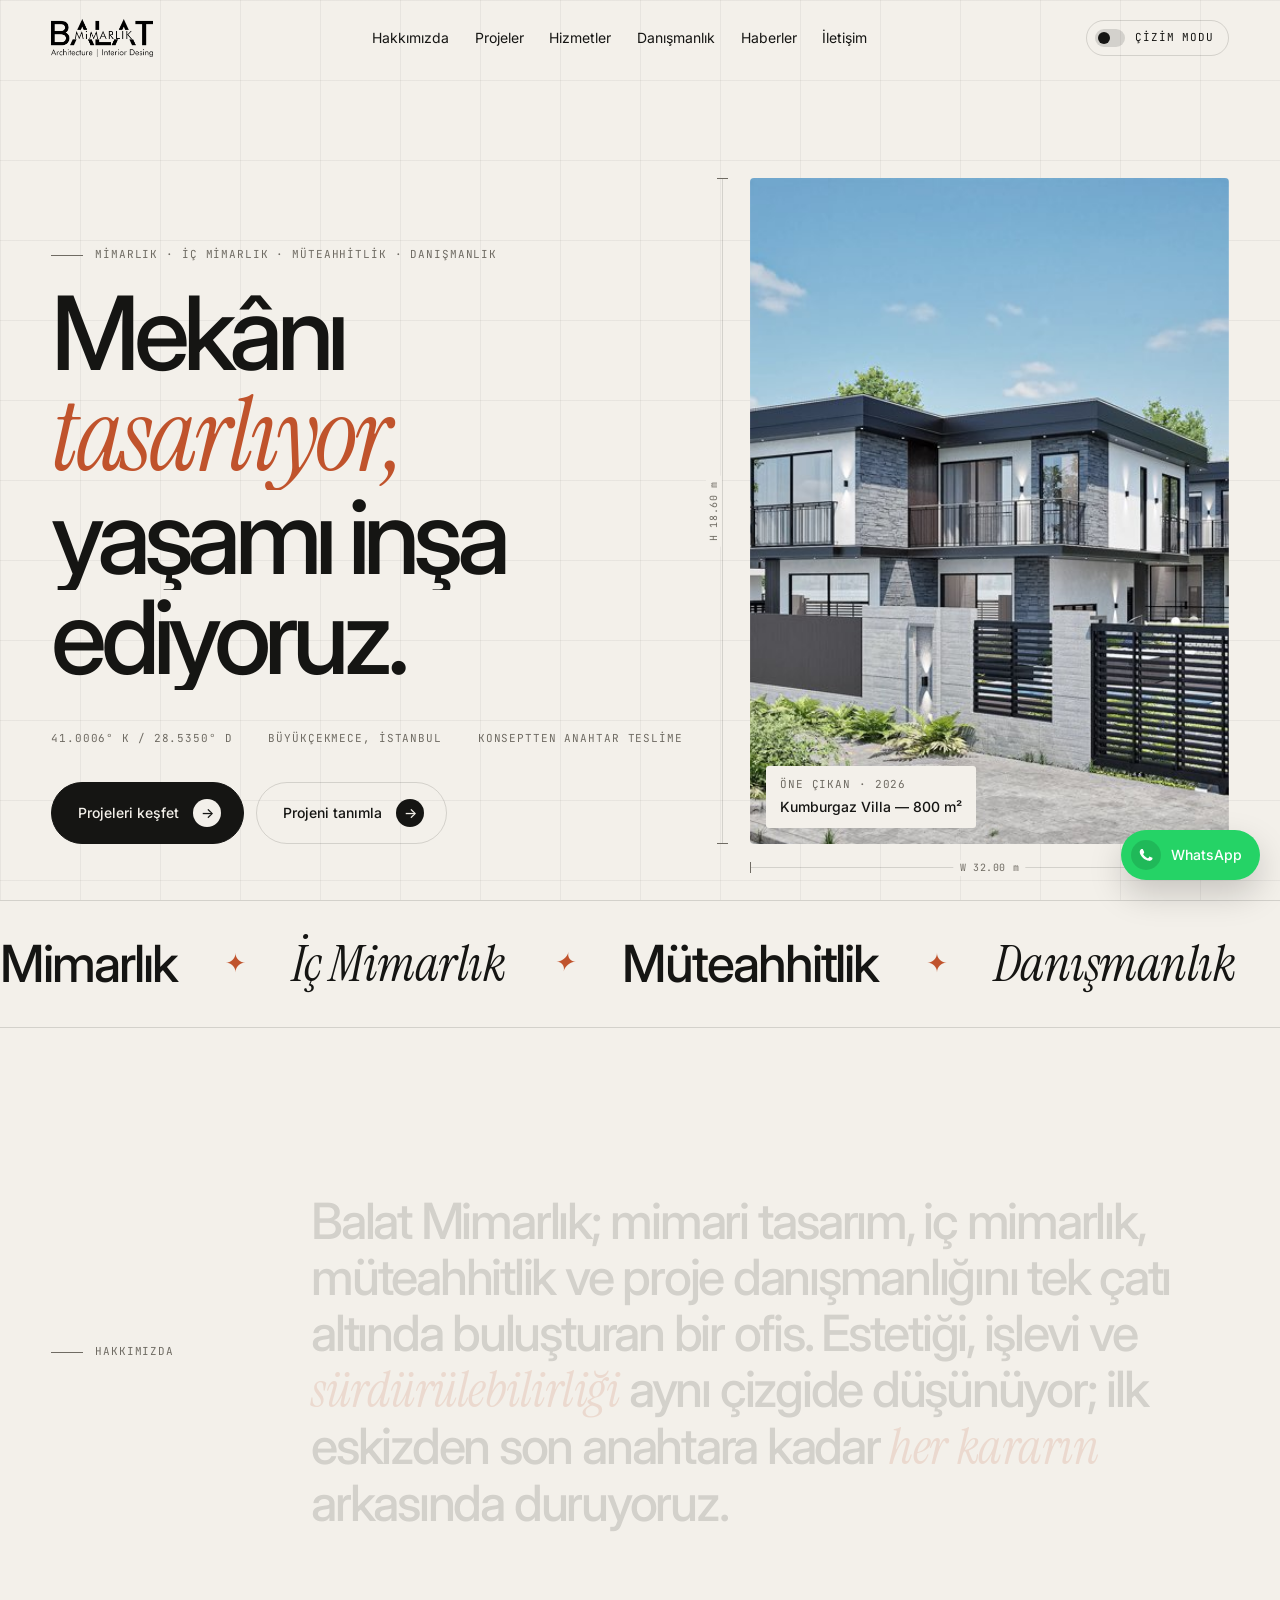
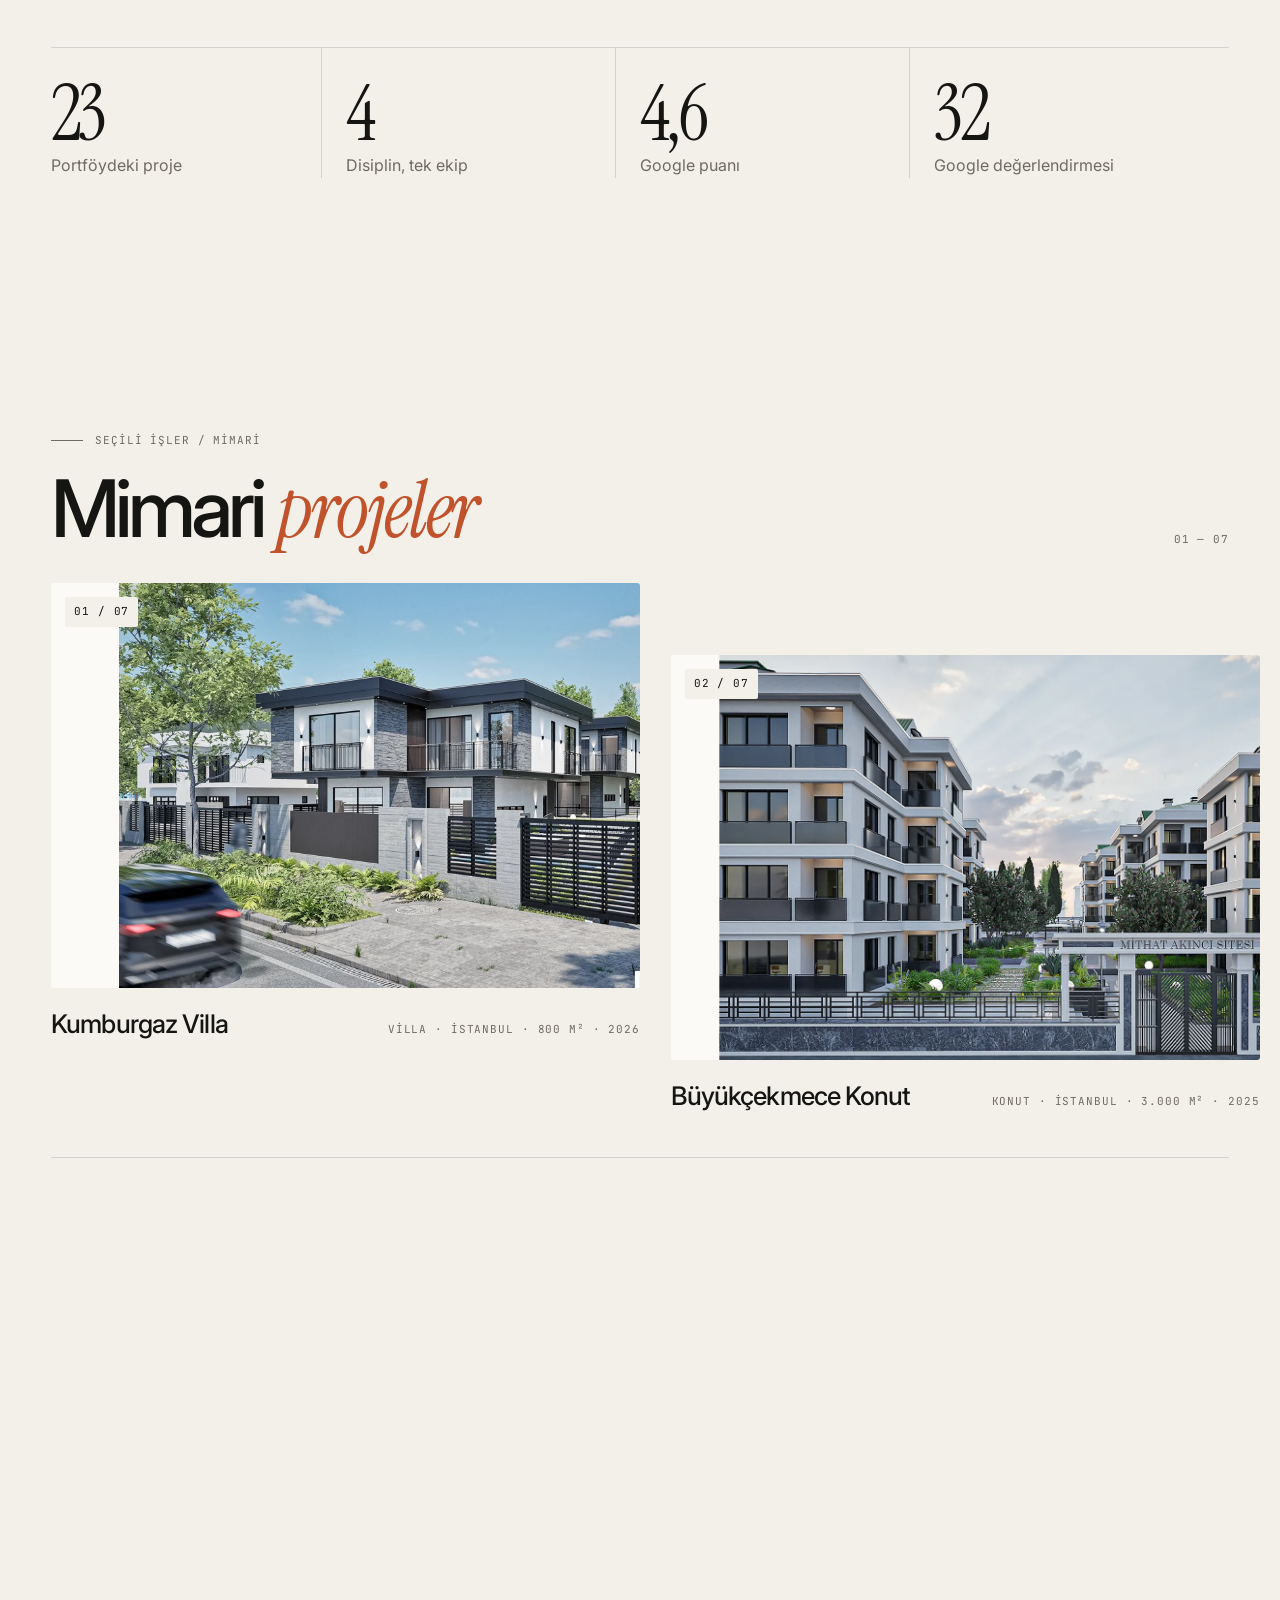
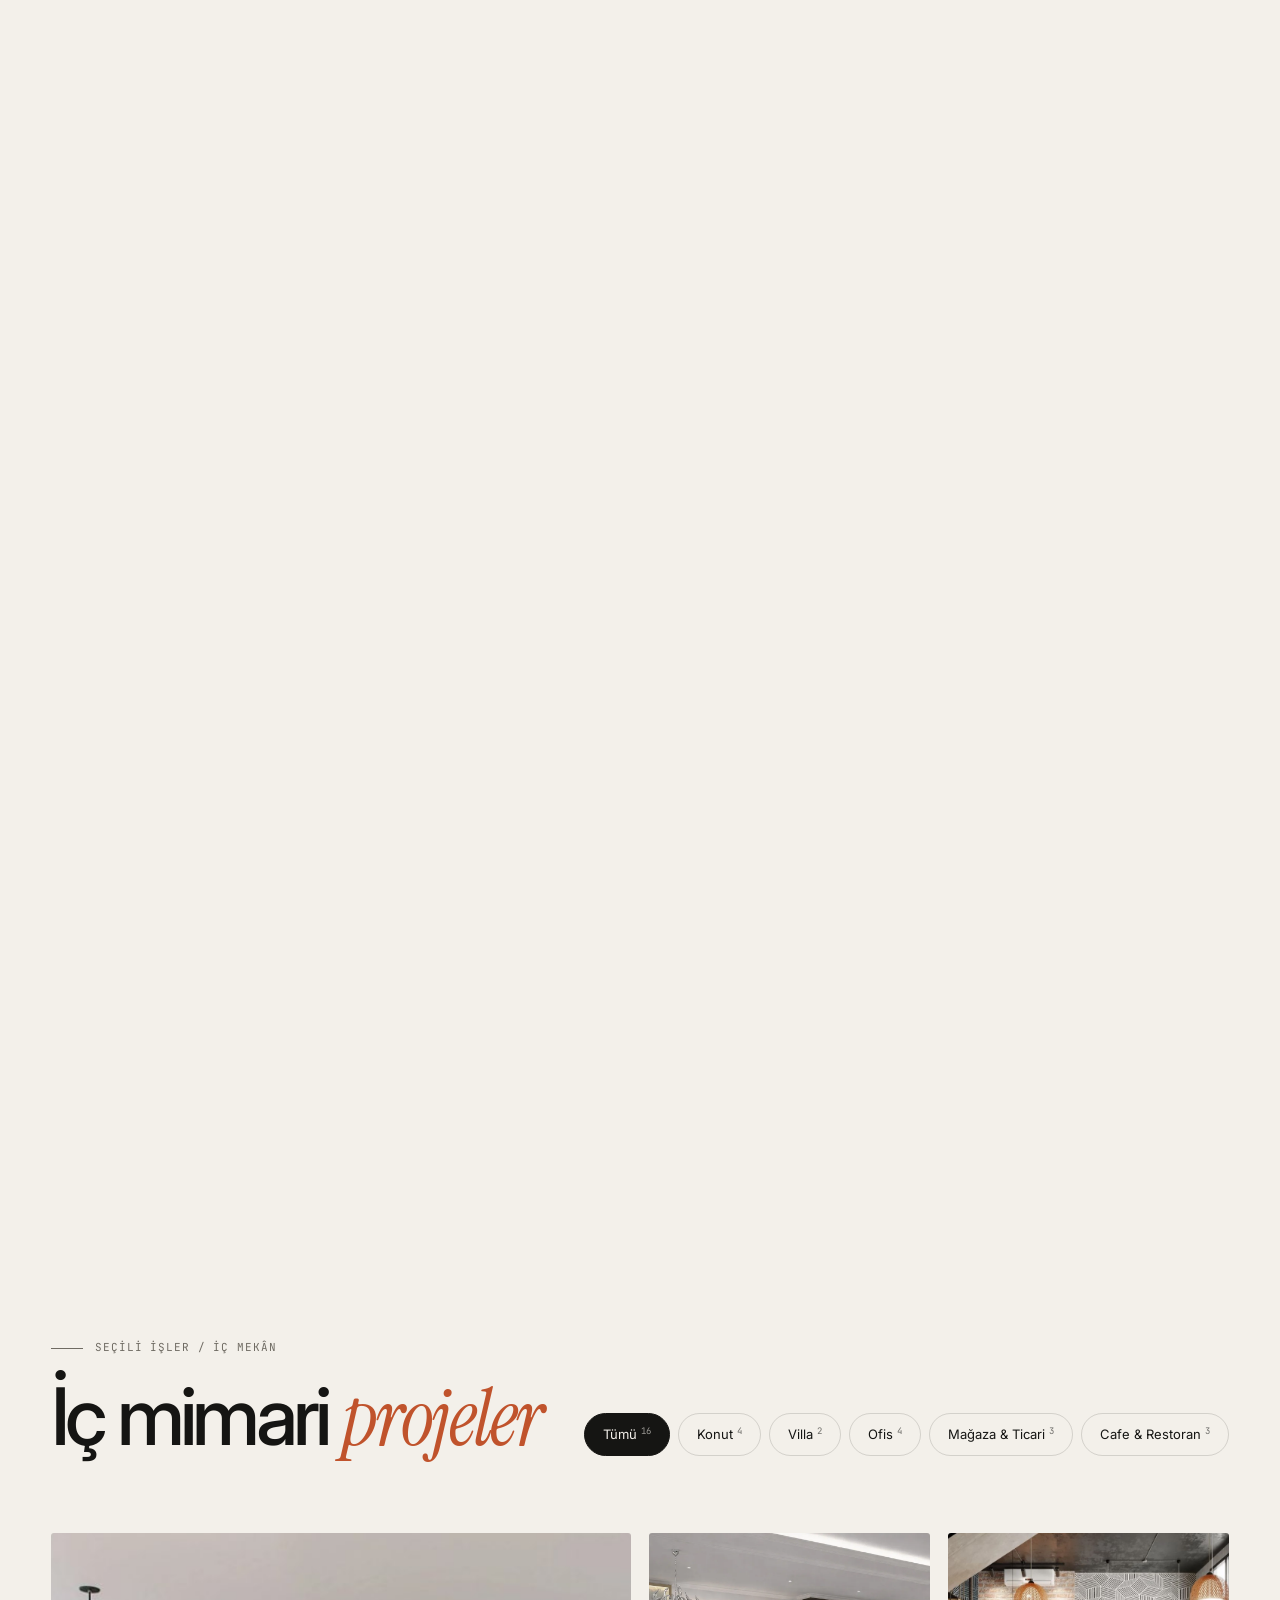
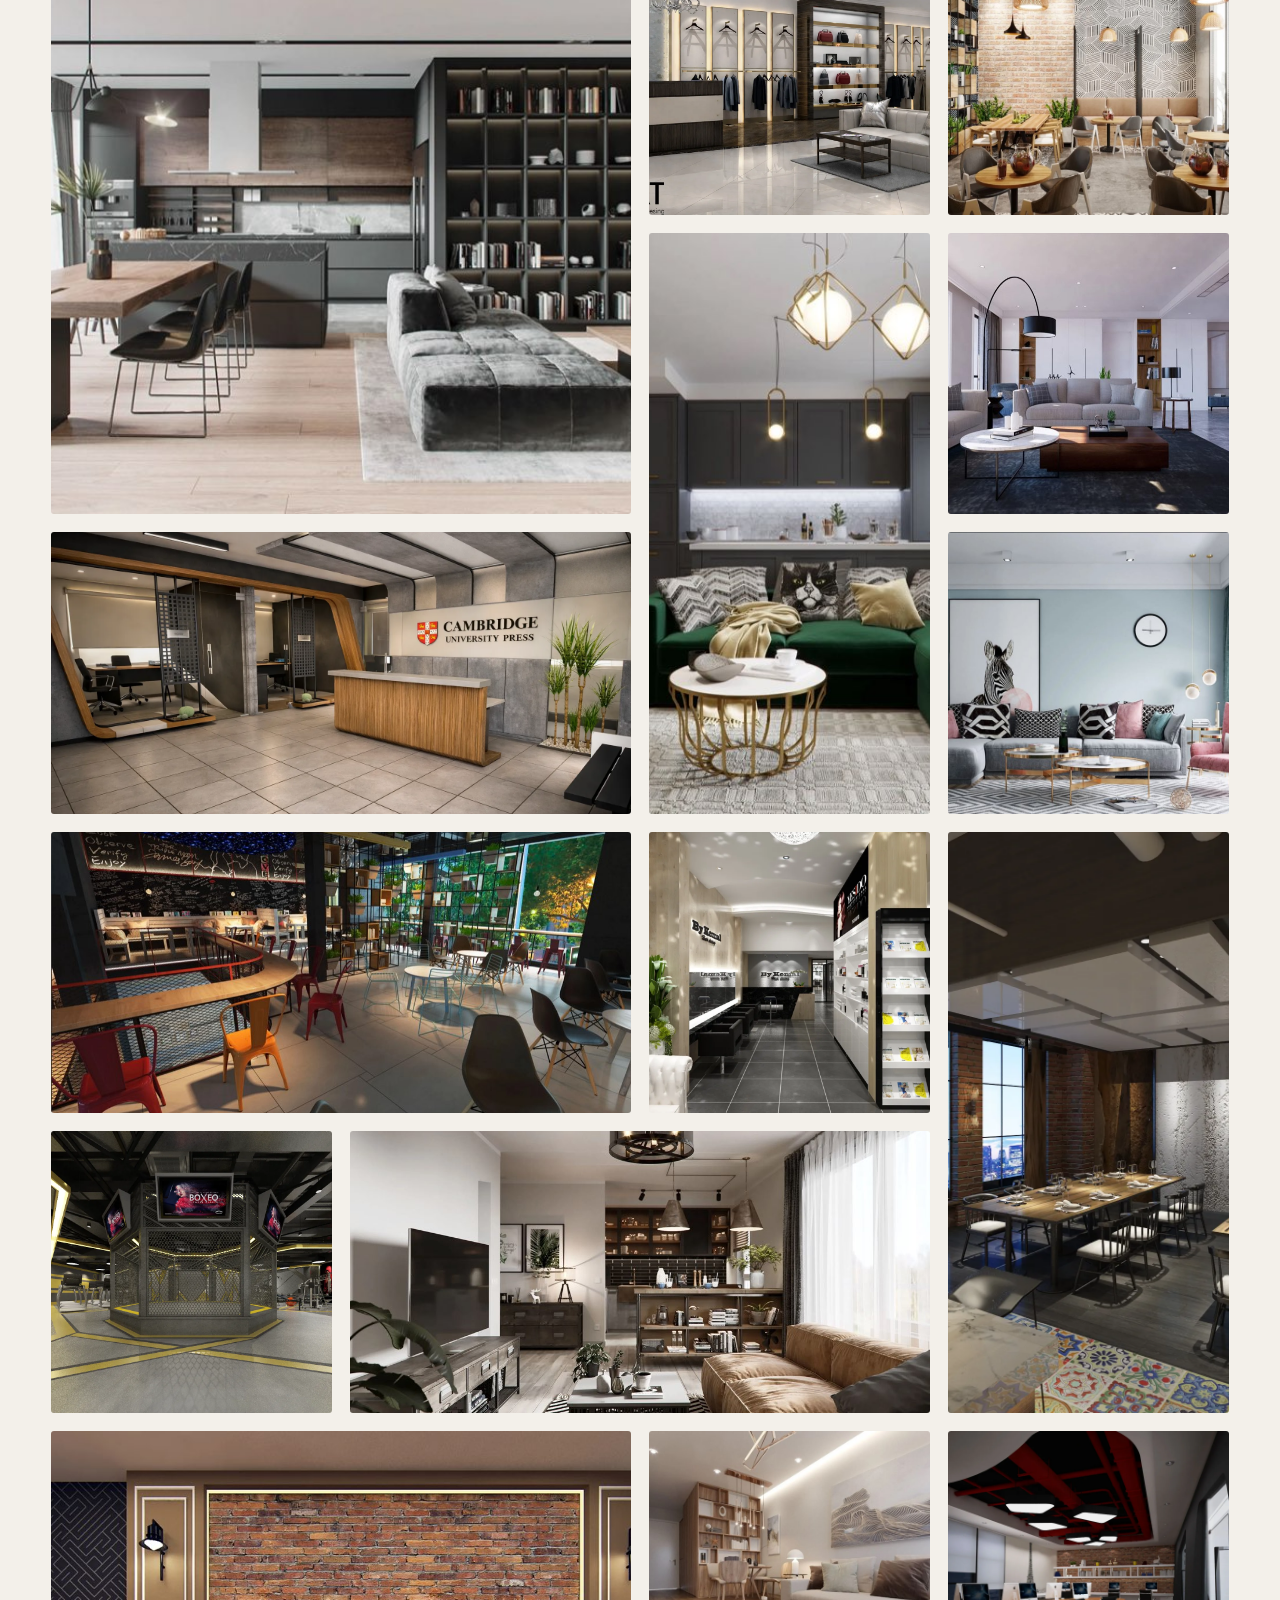
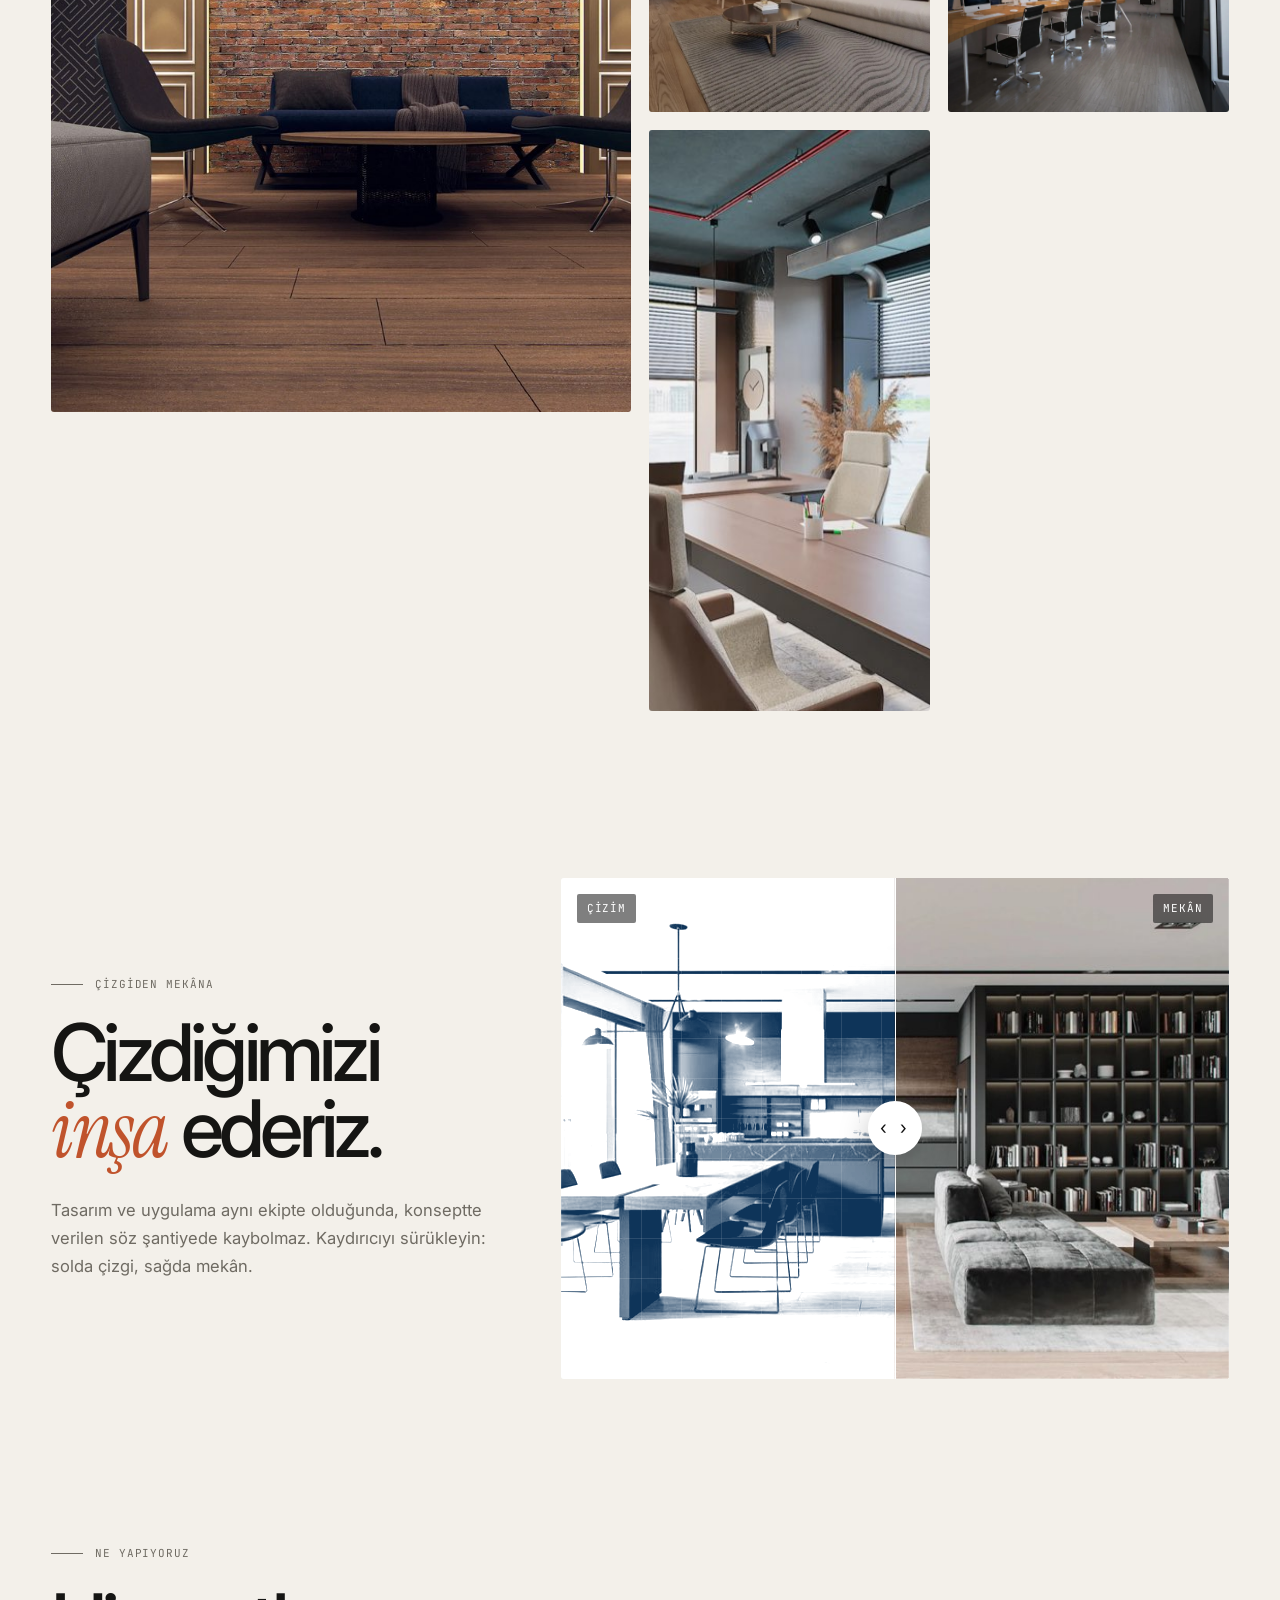
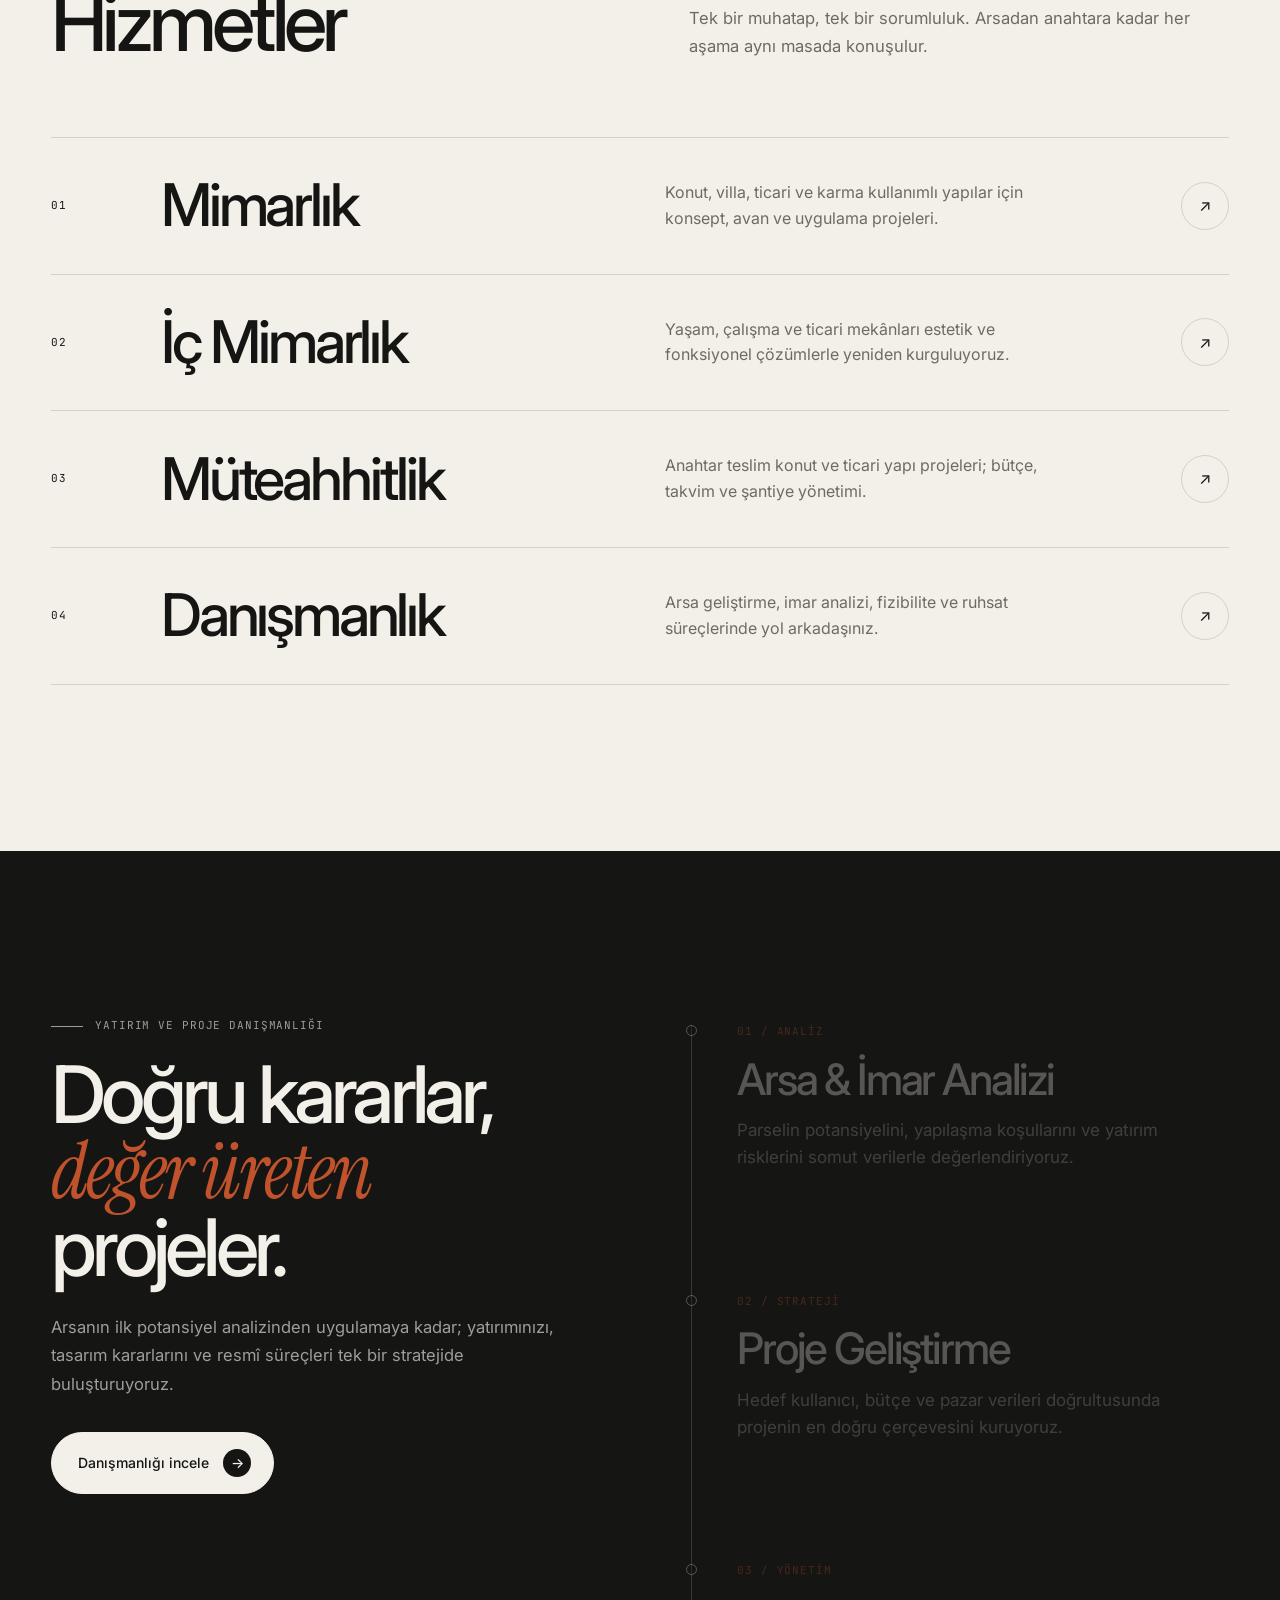
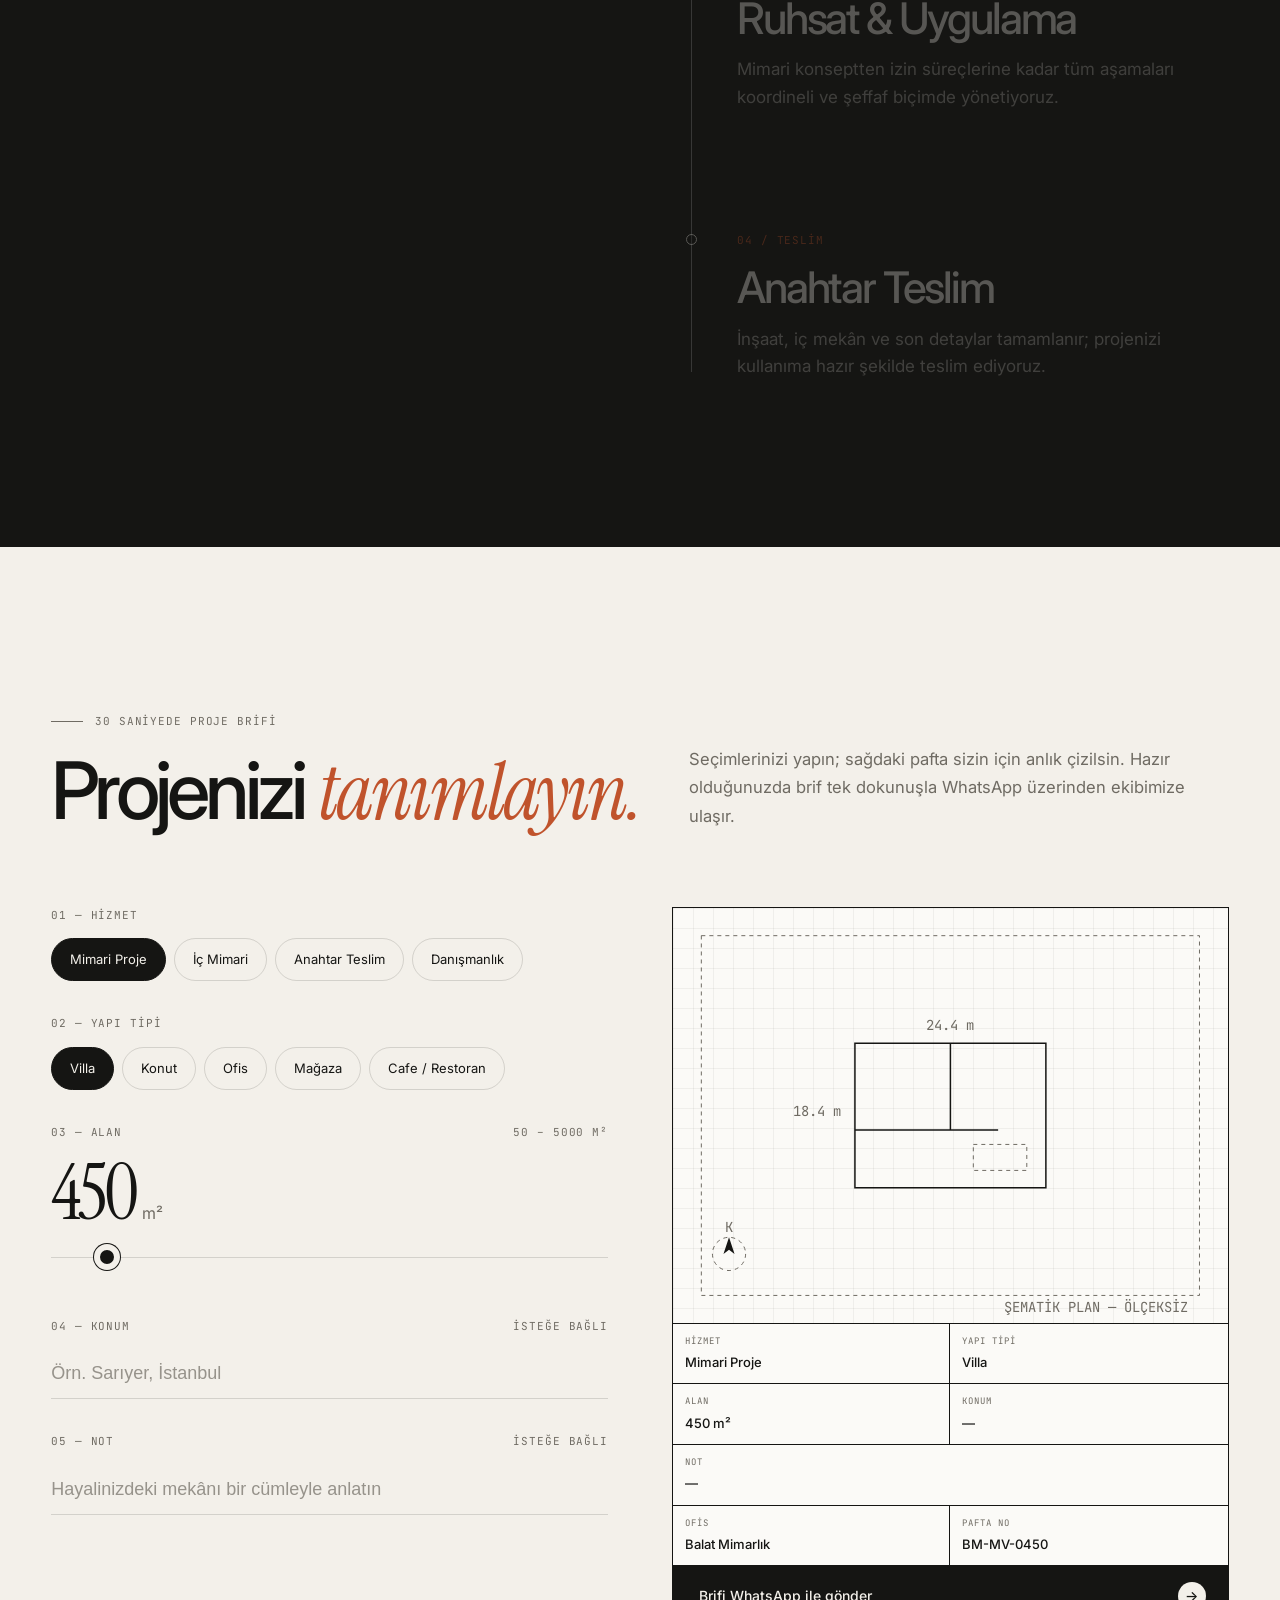
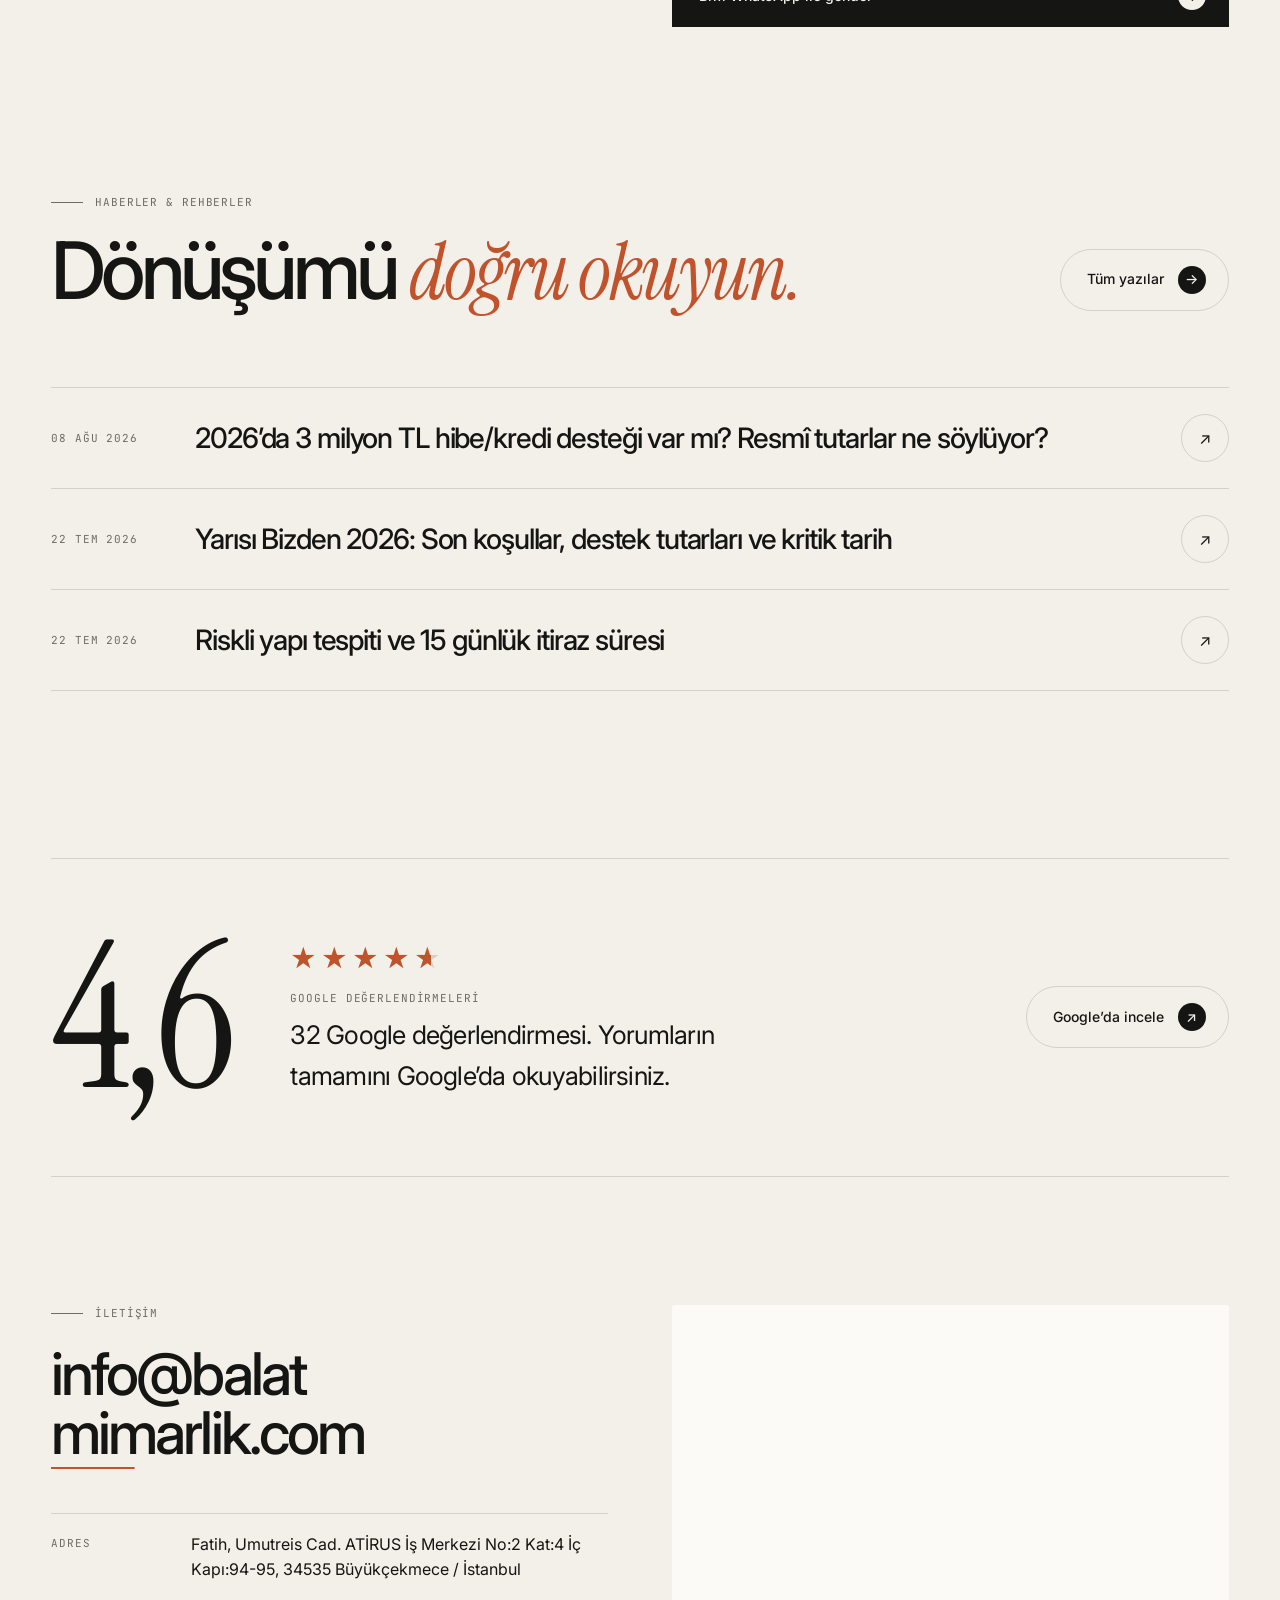
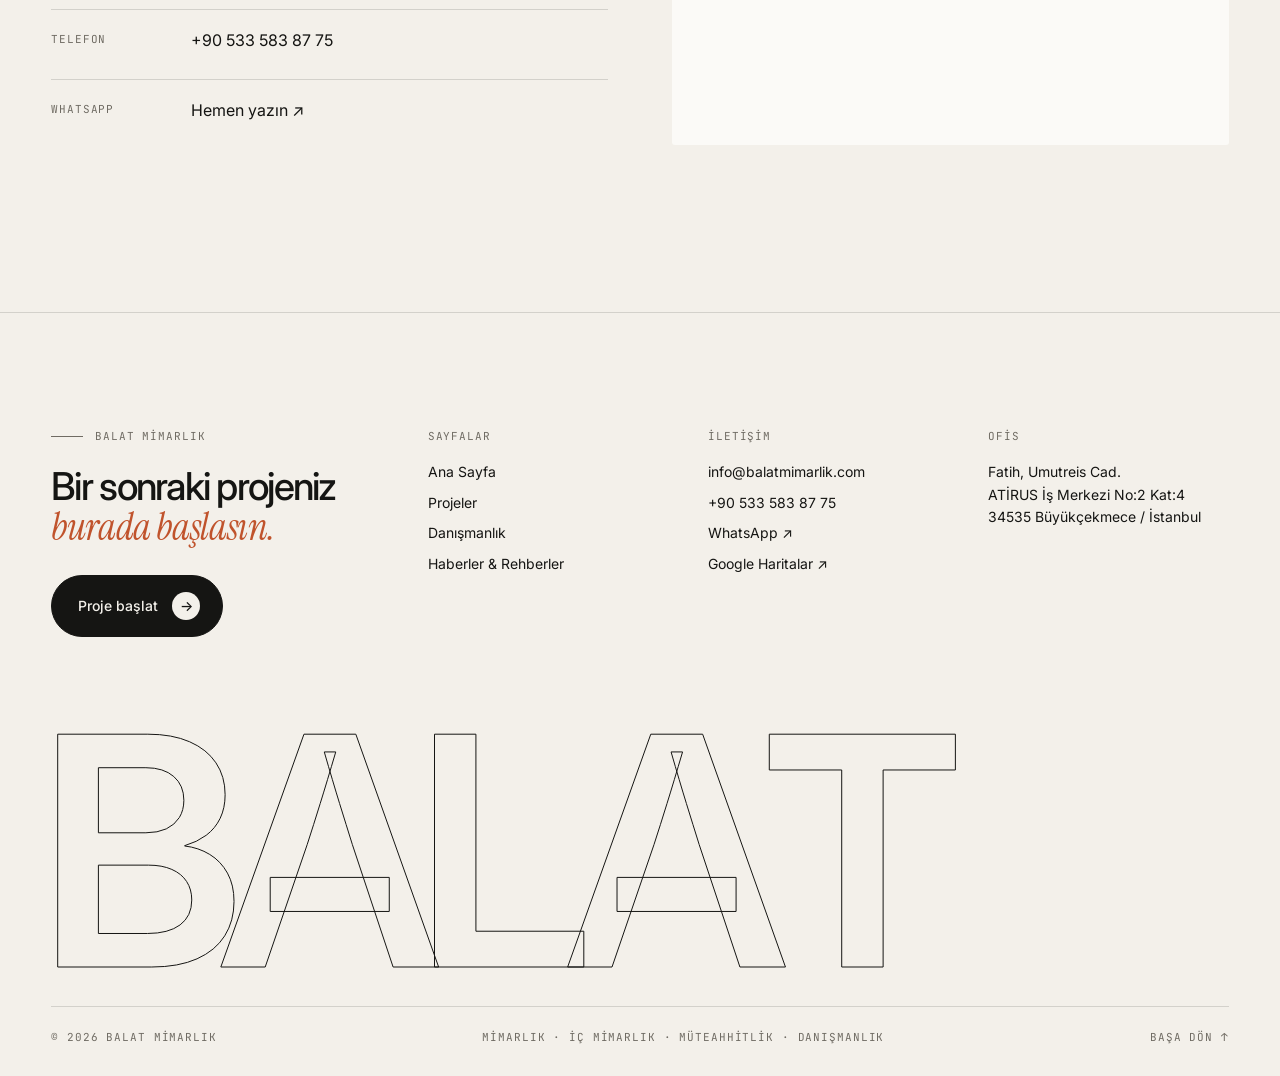
<file: index.html>
<!DOCTYPE html>
<html lang="tr">
<head>
<meta charset="UTF-8">
<meta name="viewport" content="width=device-width, initial-scale=1.0">
<meta name="robots" content="noindex, nofollow">
<title>Balat Mimarlık | Mimarlık, İç Mimarlık, Müteahhitlik ve Danışmanlık — İstanbul</title>
<meta name="description" content="Balat Mimarlık; konut, villa ve ticari projelerde mimari tasarım, iç mimarlık, anahtar teslim müteahhitlik ve arsa danışmanlığı sunar. Büyükçekmece, İstanbul.">
<link rel="canonical" href="https://balatmimarlik.com/">
<meta property="og:locale" content="tr_TR">
<meta property="og:type" content="website">
<meta property="og:site_name" content="Balat Mimarlık">
<meta property="og:title" content="Balat Mimarlık — Mekânı tasarlıyor, yaşamı inşa ediyoruz.">
<meta property="og:description" content="Mimarlık · İç Mimarlık · Müteahhitlik · Danışmanlık">
<meta property="og:url" content="https://balatmimarlik.com/">
<meta property="og:image" content="https://balatmimarlik.com/images/kumburgazvilla/01.webp">
<meta name="twitter:card" content="summary_large_image">
<script type="application/ld+json">
{
  "@context":"https://schema.org",
  "@graph":[
    {
      "@type":["Organization","ProfessionalService"],
      "@id":"https://balatmimarlik.com/#organization",
      "name":"Balat Mimarlık",
      "url":"https://balatmimarlik.com/",
      "logo":"https://balatmimarlik.com/images/balatlogo.png",
      "image":"https://balatmimarlik.com/images/kumburgazvilla/01.webp",
      "email":"info@balatmimarlik.com",
      "telephone":"+905335838775",
      "address":{"@type":"PostalAddress","streetAddress":"Fatih, Umutreis Cad. ATİRUS İş Merkezi No:2 Kat:4 İç Kapı:94-95","postalCode":"34535","addressLocality":"Büyükçekmece","addressRegion":"İstanbul","addressCountry":"TR"},
      "geo":{"@type":"GeoCoordinates","latitude":41.0006324,"longitude":28.5350759},
      "areaServed":"İstanbul",
      "knowsAbout":["Mimari tasarım","İç mimarlık","Müteahhitlik","Kentsel dönüşüm","İmar danışmanlığı"]
    },
    {"@type":"WebSite","@id":"https://balatmimarlik.com/#website","url":"https://balatmimarlik.com/","name":"Balat Mimarlık","inLanguage":"tr-TR","publisher":{"@id":"https://balatmimarlik.com/#organization"}}
  ]
}
</script>
<meta name="theme-color" content="#f3f0ea">
<link rel="icon" href="/favicon.ico">
<link rel="apple-touch-icon" href="/icon.png">
<link rel="manifest" href="/site.webmanifest">
<link rel="preconnect" href="https://fonts.googleapis.com">
<link rel="preconnect" href="https://fonts.gstatic.com" crossorigin>
<link href="https://fonts.googleapis.com/css2?family=Inter:wght@300;400;500;600&family=Instrument+Serif:ital@0;1&family=JetBrains+Mono:wght@400;500&display=swap" rel="stylesheet">
<link rel="stylesheet" href="/assets/css/balat.css">
<script>try{if(localStorage.getItem('bm-mode')==='blueprint')document.documentElement.dataset.mode='blueprint'}catch(e){}</script>
</head>
<body>
<a class="skip-link" href="#main">İçeriğe geç</a>
<div class="grid-bg" aria-hidden="true"></div>
<div class="loader" id="loader" aria-hidden="true">
  <svg viewBox="0 0 260 180"><path d="M10 170 H250 M30 170 V80 L130 15 L230 80 V170 M75 170 V115 H120 V170 M150 105 H200 V140 H150 Z M130 15 V170"/></svg>
  <span class="mono">Balat Mimarlık — Çizim yükleniyor</span>
  <span class="count" id="count">0</span>
</div>
<script>try{if(sessionStorage.getItem('bm-seen')){document.getElementById('loader').remove();document.body.classList.add('ready')}}catch(e){}</script>
<div class="float-img" id="floatImg" aria-hidden="true"></div>
<div class="cursor hide" id="cursor" aria-hidden="true"><span>Aç</span></div>
<header class="header" id="header">
  <a href="/" class="brand" aria-label="Balat Mimarlık ana sayfa"><img src="/images/balatlogo.png" alt="Balat Mimarlık" width="102" height="38"></a>
  <nav class="nav" aria-label="Ana menü"><a href="#hakkimizda">Hakkımızda</a><a href="#projeler">Projeler</a><a href="#hizmetler">Hizmetler</a><a href="/danismanlik.html">Danışmanlık</a><a href="/haberler/">Haberler</a><a href="#iletisim">İletişim</a></nav>
  <div class="header-actions">
    <button class="mode-toggle" id="modeToggle" aria-pressed="false" title="Siteyi teknik çizim moduna geçir"><span class="knob"></span><span class="lbl mono">Çizim modu</span></button>
    <button class="burger" id="burger" aria-label="Menüyü aç" aria-expanded="false" aria-controls="mobileMenu"><span></span></button>
  </div>
</header>
<nav class="mobile-menu" id="mobileMenu" aria-hidden="true" aria-label="Mobil menü">
  <a href="#hakkimizda">Hakkımızda <span class="mono">01</span></a><a href="#projeler">Projeler <span class="mono">02</span></a><a href="#hizmetler">Hizmetler <span class="mono">03</span></a><a href="/danismanlik.html">Danışmanlık <span class="mono">04</span></a><a href="/haberler/">Haberler <span class="mono">05</span></a><a href="#iletisim">İletişim <span class="mono">06</span></a>
  <div class="mm-foot mono"><a href="tel:+905335838775" style="font-size:inherit;border:0;padding:0">+90 533 583 87 75</a><a href="mailto:info@balatmimarlik.com" style="font-size:inherit;border:0;padding:0">info@balatmimarlik.com</a></div>
</nav>
<main id="main">
<!-- Eski bağlantılar için uyumluluk çapaları -->
<span id="about"></span>
<section class="hero" id="top">
  <div class="cad" id="cad" aria-hidden="true"><div class="x"></div><div class="y"></div><div class="read"></div></div>
  <div style="position:relative;z-index:1">
    <p class="kicker mono fade-up">Mimarlık · İç Mimarlık · Müteahhitlik · Danışmanlık</p>
    <h1 class="h1 lines">
      <span class="line"><span>Mekânı</span></span>
      <span class="line"><span><span class="serif">tasarlıyor,</span></span></span>
      <span class="line"><span>yaşamı inşa</span></span>
      <span class="line"><span>ediyoruz.</span></span>
    </h1>
    <div class="hero-meta mono fade-up">
      <span>41.0006° K / 28.5350° D</span>
      <span>Büyükçekmece, İstanbul</span>
      <span>Konseptten anahtar teslime</span>
    </div>
    <div class="hero-cta fade-up">
      <a href="#projeler" class="btn">Projeleri keşfet <span class="arrow">→</span></a>
      <a href="#brif" class="btn ghost">Projeni tanımla <span class="arrow">→</span></a>
    </div>
  </div>
  <div class="hero-visual" style="z-index:1">
    <div class="hero-img tint"><img id="heroPic" src="/images/kumburgazvilla/01.webp" srcset="/images/_kucuk/kumburgazvilla/01.jpg 1000w, /images/kumburgazvilla/01.webp 3000w" sizes="(max-width:1040px) 100vw, 42vw" alt="Kumburgaz Villa — Balat Mimarlık" fetchpriority="high"></div>
    <div class="dim dim-v"><span>H 18.60 m</span></div>
    <div class="dim dim-h"><span>W 32.00 m</span></div>
    <button class="hero-tag" id="heroTag" data-cursor="İncele" style="border:0;text-align:left"><span class="mono" style="color:var(--muted)">Öne çıkan · 2026</span><strong>Kumburgaz Villa — 800 m²</strong></button>
  </div>
</section>

<div class="marquee" aria-hidden="true">
  <div class="marquee-track">
    <span>Mimarlık</span><span class="serif">İç Mimarlık</span><span>Müteahhitlik</span><span class="serif">Danışmanlık</span><span>Anahtar Teslim</span><span class="serif">Kentsel Dönüşüm</span>
    <span>Mimarlık</span><span class="serif">İç Mimarlık</span><span>Müteahhitlik</span><span class="serif">Danışmanlık</span><span>Anahtar Teslim</span><span class="serif">Kentsel Dönüşüm</span>
  </div>
</div>

<section class="sec" id="hakkimizda">
  <div class="manifesto">
    <p class="kicker mono">Hakkımızda</p>
    <p class="manifesto-text" id="manifesto">Balat Mimarlık; mimari tasarım, iç mimarlık, müteahhitlik ve proje danışmanlığını tek çatı altında buluşturan bir ofis. Estetiği, işlevi ve *sürdürülebilirliği* aynı çizgide düşünüyor; ilk eskizden son anahtara kadar *her kararın* arkasında duruyoruz.</p>
  </div>
  <div class="stats">
    <div class="stat reveal"><b data-count="23">0</b><span>Portföydeki proje</span></div>
    <div class="stat reveal"><b data-count="4">0</b><span>Disiplin, tek ekip</span></div>
    <div class="stat reveal"><b data-count="4.6" data-dec="1">0</b><span>Google puanı</span></div>
    <div class="stat reveal"><b data-count="32">0</b><span>Google değerlendirmesi</span></div>
  </div>
</section>

<span id="arch-projects"></span>
<section class="hscroll" id="projeler">
  <div class="hsticky">
    <div class="hhead">
      <div>
        <p class="kicker mono">Seçili işler / Mimari</p>
        <h2 class="h2">Mimari <span class="serif">projeler</span></h2>
      </div>
      <span class="hcount mono" id="hcount">01 — 07</span>
    </div>
    <div class="htrack" id="htrack"></div>
    <div class="hprogress"><i id="hbar"></i></div>
  </div>
</section>

<span id="interior-projects"></span>
<section class="sec" id="ic-mimari">
  <div class="sec-head">
    <div>
      <p class="kicker mono">Seçili işler / İç mekân</p>
      <h2 class="h2">İç mimari <span class="serif">projeler</span></h2>
    </div>
    <div class="filters" id="filters" role="group" aria-label="Kategori filtresi"></div>
  </div>
  <div class="mosaic" id="mosaic"></div>
</section>

<section class="sec" style="padding-top:0">
  <div class="compare-wrap">
    <div class="reveal">
      <p class="kicker mono">Çizgiden mekâna</p>
      <h2 class="h2">Çizdiğimizi <span class="serif">inşa</span> ederiz.</h2>
      <p class="lede" style="margin-top:28px">Tasarım ve uygulama aynı ekipte olduğunda, konseptte verilen söz şantiyede kaybolmaz. Kaydırıcıyı sürükleyin: solda çizgi, sağda mekân.</p>
    </div>
    <div class="compare reveal" id="compare">
      <img class="sketch" src="/images/_kucuk/acarkent/acarkent1_result.jpg" alt="" loading="lazy">
      <div class="sketch-tint"></div><div class="sketch-grid"></div>
      <img class="real" src="/images/_kucuk/acarkent/acarkent1_result.jpg" alt="Acarkent Modern Villa iç mekânı" loading="lazy">
      <div class="handle"></div>
      <span class="lbl l mono">Çizim</span><span class="lbl r mono">Mekân</span>
      <input type="range" min="0" max="100" value="50" aria-label="Çizim ve mekân görünümünü karşılaştır" id="cmpRange">
    </div>
  </div>
</section>

<span id="services"></span>
<section class="sec" id="hizmetler" style="padding-top:0">
  <div class="sec-head">
    <div>
      <p class="kicker mono">Ne yapıyoruz</p>
      <h2 class="h2">Hizmetler</h2>
    </div>
    <p class="lede">Tek bir muhatap, tek bir sorumluluk. Arsadan anahtara kadar her aşama aynı masada konuşulur.</p>
  </div>
  <div class="svc-list">
    <div class="svc" data-img="0"><span class="mono">01</span><h3>Mimarlık</h3><p>Konut, villa, ticari ve karma kullanımlı yapılar için konsept, avan ve uygulama projeleri.</p><span class="arr" aria-hidden="true">↗</span></div>
    <div class="svc" data-img="1"><span class="mono">02</span><h3>İç Mimarlık</h3><p>Yaşam, çalışma ve ticari mekânları estetik ve fonksiyonel çözümlerle yeniden kurguluyoruz.</p><span class="arr" aria-hidden="true">↗</span></div>
    <div class="svc" data-img="2"><span class="mono">03</span><h3>Müteahhitlik</h3><p>Anahtar teslim konut ve ticari yapı projeleri; bütçe, takvim ve şantiye yönetimi.</p><span class="arr" aria-hidden="true">↗</span></div>
    <a class="svc" data-img="3" href="/danismanlik.html"><span class="mono">04</span><h3>Danışmanlık</h3><p>Arsa geliştirme, imar analizi, fizibilite ve ruhsat süreçlerinde yol arkadaşınız.</p><span class="arr" aria-hidden="true">↗</span></a>
  </div>
</section>

<section class="sec on-dark" id="danismanlik">
  <div class="process-grid">
    <div class="process-sticky">
      <p class="kicker mono">Yatırım ve proje danışmanlığı</p>
      <h2 class="h2">Doğru kararlar, <span class="serif">değer üreten</span> projeler.</h2>
      <p class="lede" style="margin:28px 0 34px">Arsanın ilk potansiyel analizinden uygulamaya kadar; yatırımınızı, tasarım kararlarını ve resmî süreçleri tek bir stratejide buluşturuyoruz.</p>
      <a class="btn" href="/danismanlik.html">Danışmanlığı incele <span class="arrow">→</span></a>
    </div>
    <div class="steps" id="steps">
      <div class="steps-line"><i id="stepsBar"></i></div>
      <div class="step"><span class="mono">01 / Analiz</span><h3>Arsa &amp; İmar Analizi</h3><p>Parselin potansiyelini, yapılaşma koşullarını ve yatırım risklerini somut verilerle değerlendiriyoruz.</p></div>
      <div class="step"><span class="mono">02 / Strateji</span><h3>Proje Geliştirme</h3><p>Hedef kullanıcı, bütçe ve pazar verileri doğrultusunda projenin en doğru çerçevesini kuruyoruz.</p></div>
      <div class="step"><span class="mono">03 / Yönetim</span><h3>Ruhsat &amp; Uygulama</h3><p>Mimari konseptten izin süreçlerine kadar tüm aşamaları koordineli ve şeffaf biçimde yönetiyoruz.</p></div>
      <div class="step"><span class="mono">04 / Teslim</span><h3>Anahtar Teslim</h3><p>İnşaat, iç mekân ve son detaylar tamamlanır; projenizi kullanıma hazır şekilde teslim ediyoruz.</p></div>
    </div>
  </div>
</section>

<section class="sec" id="brif">
  <div class="sec-head">
    <div>
      <p class="kicker mono">30 saniyede proje brifi</p>
      <h2 class="h2">Projenizi <span class="serif">tanımlayın.</span></h2>
    </div>
    <p class="lede">Seçimlerinizi yapın; sağdaki pafta sizin için anlık çizilsin. Hazır olduğunuzda brif tek dokunuşla WhatsApp üzerinden ekibimize ulaşır.</p>
  </div>
  <div class="brief">
    <div>
      <div class="field"><div class="flabel mono"><span>01 — Hizmet</span></div>
        <div class="opts" data-key="svc"><button class="chip active">Mimari Proje</button><button class="chip">İç Mimari</button><button class="chip">Anahtar Teslim</button><button class="chip">Danışmanlık</button></div></div>
      <div class="field"><div class="flabel mono"><span>02 — Yapı tipi</span></div>
        <div class="opts" data-key="type"><button class="chip active">Villa</button><button class="chip">Konut</button><button class="chip">Ofis</button><button class="chip">Mağaza</button><button class="chip">Cafe / Restoran</button></div></div>
      <div class="field"><label class="mono" for="area"><span>03 — Alan</span><span>50 – 5000 m²</span></label>
        <div class="big-val"><span id="areaVal">450</span><small>m²</small></div>
        <input class="range" type="range" id="area" min="50" max="5000" step="10" value="450"></div>
      <div class="field"><label class="mono" for="loc"><span>04 — Konum</span><span>İsteğe bağlı</span></label>
        <input class="input" id="loc" placeholder="Örn. Sarıyer, İstanbul" autocomplete="off"></div>
      <div class="field"><label class="mono" for="note"><span>05 — Not</span><span>İsteğe bağlı</span></label>
        <input class="input" id="note" placeholder="Hayalinizdeki mekânı bir cümleyle anlatın" autocomplete="off"></div>
    </div>
    <div class="sheet" aria-live="polite">
      <div class="sheet-draw">
        <svg viewBox="0 0 400 300" preserveAspectRatio="xMidYMid meet" aria-hidden="true">
          <rect class="plan-thin" x="20" y="20" width="360" height="260"/>
          <rect class="plan-room" id="pOuter" x="80" y="60" width="240" height="180"/>
          <line class="plan-room" id="pWall1" x1="200" y1="60" x2="200" y2="170"/>
          <line class="plan-room" id="pWall2" x1="80" y1="170" x2="260" y2="170"/>
          <rect class="plan-thin" id="pPool" x="240" y="190" width="60" height="30"/>
          <text class="plan-label" id="pW" x="200" y="50" text-anchor="middle">24.0 m</text>
          <text class="plan-label" id="pH" x="70" y="150" text-anchor="end">18.0 m</text>
          <text class="plan-label" x="372" y="292" text-anchor="end">ŞEMATİK PLAN — ÖLÇEKSİZ</text>
          <g transform="translate(40 250)"><circle r="12" class="plan-thin"/><path d="M0 -12 L4 0 L0 -3 L-4 0Z" fill="var(--ink)"/><text class="plan-label" y="-16" text-anchor="middle">K</text></g>
        </svg>
      </div>
      <div class="sheet-row"><div class="cell"><small>Hizmet</small><b id="sSvc">Mimari Proje</b></div><div class="cell"><small>Yapı tipi</small><b id="sType">Villa</b></div></div>
      <div class="sheet-row"><div class="cell"><small>Alan</small><b id="sArea">450 m²</b></div><div class="cell"><small>Konum</small><b id="sLoc">—</b></div></div>
      <div class="sheet-row"><div class="cell full"><small>Not</small><b id="sNote">—</b></div></div>
      <div class="sheet-row"><div class="cell"><small>Ofis</small><b>Balat Mimarlık</b></div><div class="cell"><small>Pafta no</small><b id="sNo">BM-0000</b></div></div>
      <a class="btn" id="sendBrief" target="_blank" rel="noopener">Brifi WhatsApp ile gönder <span class="arrow">→</span></a>
    </div>
  </div>
</section>

<section class="sec" style="padding-top:0">
  <div class="sec-head">
    <div>
      <p class="kicker mono">Haberler &amp; Rehberler</p>
      <h2 class="h2">Dönüşümü <span class="serif">doğru okuyun.</span></h2>
    </div>
    <a class="btn ghost" href="/haberler/">Tüm yazılar <span class="arrow">→</span></a>
  </div>
  <div class="rows">
    <a class="row" href="/haberler/3-milyon-tl-destek-iddiasi-2026.html"><span class="mono">08 Ağu 2026</span><div><h3>2026’da 3 milyon TL hibe/kredi desteği var mı? Resmî tutarlar ne söylüyor?</h3></div><span class="arr" aria-hidden="true">↗</span></a>
    <a class="row" href="/haberler/yarisi-bizden-2026.html"><span class="mono">22 Tem 2026</span><div><h3>Yarısı Bizden 2026: Son koşullar, destek tutarları ve kritik tarih</h3></div><span class="arr" aria-hidden="true">↗</span></a>
    <a class="row" href="/haberler/riskli-yapi-tespiti-ve-itiraz-sureci.html"><span class="mono">22 Tem 2026</span><div><h3>Riskli yapı tespiti ve 15 günlük itiraz süresi</h3></div><span class="arr" aria-hidden="true">↗</span></a>
  </div>
</section>

<span id="contact"></span>
<section class="sec" id="iletisim" style="padding-top:0">
  <div class="rating reveal">
    <div class="rating-score">4,6</div>
    <div>
      <div class="stars" aria-label="5 üzerinden 4,6 yıldız"><i>★</i><i>★</i><i>★</i><i>★</i><i style="--f:60%">★</i></div>
      <p class="mono" style="color:var(--muted);margin:0 0 8px">Google değerlendirmeleri</p>
      <p style="font-size:clamp(20px,2vw,28px);letter-spacing:-.03em;margin:0;max-width:520px">32 Google değerlendirmesi. Yorumların tamamını Google’da okuyabilirsiniz.</p>
    </div>
    <a href="https://maps.app.goo.gl/Trg3NMXac2ggAAPw8" target="_blank" rel="noopener" class="btn ghost">Google’da incele <span class="arrow">↗</span></a>
  </div>
  <div class="contact">
    <div>
      <p class="kicker mono">İletişim</p>
      <a class="contact-big" href="mailto:info@balatmimarlik.com">info@balat<wbr>mimarlik.com</a>
      <div class="contact-list">
        <div><span class="mono">Adres</span><span>Fatih, Umutreis Cad. ATİRUS İş Merkezi No:2 Kat:4 İç Kapı:94-95, 34535 Büyükçekmece / İstanbul</span></div>
        <div><span class="mono">Telefon</span><a href="tel:+905335838775">+90 533 583 87 75</a></div>
        <div><span class="mono">WhatsApp</span><a href="https://wa.me/905335838775" target="_blank" rel="noopener">Hemen yazın ↗</a></div>
      </div>
    </div>
    <div class="map">
      <iframe title="Balat Mimarlık konum haritası" src="https://www.google.com/maps/embed?pb=!1m14!1m8!1m3!1d12044.50087339532!2d28.5350759!3d41.0006324!3m2!1i1024!2i768!4f13.1!3m3!1m2!1s0x0%3A0xb8d0dec316ddca47!2sBalat%20Mimarl%C4%B1k!5e0!3m2!1str!2str!4v1671179772792!5m2!1str!2str" loading="lazy" referrerpolicy="no-referrer-when-downgrade" allowfullscreen></iframe>
    </div>
  </div>
</section>

<div class="modal" id="modal" role="dialog" aria-modal="true" aria-labelledby="mTitle">
  <div class="modal-top">
    <div><span class="mono" id="mMeta"></span><h3 id="mTitle"></h3></div>
    <div style="display:flex;align-items:center;gap:20px"><span class="mono" id="mCount"></span><button class="modal-close" id="mClose" aria-label="Kapat">✕</button></div>
  </div>
  <div class="modal-stage" id="mStage">
    <img id="mImg" alt="">
    <button class="mnav prev" id="mPrev" aria-label="Önceki görsel">←</button>
    <button class="mnav next" id="mNext" aria-label="Sonraki görsel">→</button>
  </div>
  <div class="modal-thumbs" id="mThumbs"></div>
  <p class="modal-hint mono">Fotoğraflar arasında parmağınızla kaydırın</p>
</div>
</main>
<footer class="footer">
  <div class="footer-top">
    <div><p class="kicker mono">Balat Mimarlık</p><h2>Bir sonraki projeniz <span class="serif">burada başlasın.</span></h2><div style="margin-top:28px"><a class="btn" href="#brif">Proje başlat <span class="arrow">→</span></a></div></div>
    <div class="footer-col"><span class="mono">Sayfalar</span><a href="/">Ana Sayfa</a><a href="#projeler">Projeler</a><a href="/danismanlik.html">Danışmanlık</a><a href="/haberler/">Haberler &amp; Rehberler</a></div>
    <div class="footer-col"><span class="mono">İletişim</span><a href="mailto:info@balatmimarlik.com">info@balatmimarlik.com</a><a href="tel:+905335838775">+90 533 583 87 75</a><a href="https://wa.me/905335838775" target="_blank" rel="noopener">WhatsApp ↗</a><a href="https://maps.app.goo.gl/Trg3NMXac2ggAAPw8" target="_blank" rel="noopener">Google Haritalar ↗</a></div>
    <div class="footer-col"><span class="mono">Ofis</span><span>Fatih, Umutreis Cad.<br>ATİRUS İş Merkezi No:2 Kat:4<br>34535 Büyükçekmece / İstanbul</span></div>
  </div>
  <p class="footer-word" aria-hidden="true"><span>B</span><span>A</span><span>L</span><span>A</span><span>T</span></p>
  <div class="footer-bar mono"><span>© 2026 Balat Mimarlık</span><span>Mimarlık · İç Mimarlık · Müteahhitlik · Danışmanlık</span><a href="#main">Başa dön ↑</a></div>
</footer>
<a class="wa" href="https://wa.me/905335838775?text=Merhaba%2C%20Balat%20Mimarl%C4%B1k%20ile%20ileti%C5%9Fime%20ge%C3%A7mek%20istiyorum." target="_blank" rel="noopener" aria-label="WhatsApp ile yazın"><svg viewBox="0 0 32 32" fill="#fff" aria-hidden="true"><circle cx="16" cy="16" r="16" fill="rgba(0,0,0,.12)"/><path d="M22.6 18.9c-.3-.2-2-1-2.3-1.1-.3-.1-.5-.2-.8.2-.2.3-.9 1.1-1.1 1.3-.2.2-.4.3-.7.1-.3-.2-1.4-.5-2.7-1.7-1-.9-1.7-2-1.9-2.3-.2-.3 0-.5.1-.7l.5-.6c.2-.2.2-.4.3-.6.1-.2 0-.5 0-.6l-1.1-2.6c-.3-.7-.6-.6-.8-.6h-.7c-.2 0-.6.1-.9.4-.3.3-1.2 1.1-1.2 2.8s1.2 3.2 1.4 3.5c.2.2 2.4 3.6 5.7 5 2.8 1.1 3.4.9 4 .8.6-.1 2-.8 2.3-1.6.3-.8.3-1.4.2-1.6-.1-.1-.3-.2-.5-.3z"/></svg><span class="t">WhatsApp</span></a>
<script src="/assets/js/balat.js"></script>
<script>
(function(){
const {$,$$,reduced,finePointer}=window.BM;
/* Proje verisi — yönetim panelinin güncellediği /veri/projeler.json dosyasından okunur */
let arch=[], interior=[];
const CATS={konut:'Konut',villa:'Villa',ticari:'Ticari',ofis:'Ofis',magaza:'Mağaza & Ticari',cafe:'Cafe & Restoran'};
const toSite=p=>({t:p.ad,c:p.kategori,
  d:[p.konum,p.alan?p.alan.toLocaleString('tr-TR')+' m²':'',p.yil].filter(Boolean).join(' · '),
  img:p.gorseller.map(g=>g.b),th:p.gorseller.map(g=>g.k)});
async function loadData(){
  const r=await fetch('/veri/projeler.json',{cache:'no-cache'});
  if(!r.ok) throw new Error('projeler.json '+r.status);
  const v=await r.json();
  arch=v.mimari.filter(p=>p.gorseller.length).map(toSite);       // fotoğrafı olmayan proje sitede görünmez
  interior=v.ic.filter(p=>p.gorseller.length).map(toSite);
}
const pad=n=>String(n).padStart(2,'0');

/* ---------- Yükleme ekranı (oturum başına bir kez) ---------- */
const loader=$('#loader');
if(loader){
  const count=$('#count'), dur=reduced?0:1400, t0=performance.now();
  let done=false;
  const finish=()=>{ if(done)return; done=true; count.textContent='100'; loader.classList.add('done'); document.body.classList.add('ready'); setTimeout(()=>loader.remove(),1200); try{sessionStorage.setItem('bm-seen','1')}catch(e){} };
  (function tick(t){
    const p=Math.min((t-t0)/(dur||1),1);
    count.textContent=Math.round(p*100);
    if(p<1&&!done) requestAnimationFrame(tick); else finish();
  })(t0);
  setTimeout(finish,dur+150);   // sekme arka plandaysa bile yükleme ekranı mutlaka kapanır
}

/* ---------- Modal galeri ---------- */
const modal=$('#modal'), mImg=$('#mImg'), mThumbs=$('#mThumbs');
document.body.appendChild(modal);   // en üst katmanda açılsın
const small=()=>innerWidth<=760;
let cur=null, idx=0, lastFocus=null;
function openModal(p){
  cur=p; idx=0; lastFocus=document.activeElement;
  $('#mTitle').textContent=p.t; $('#mMeta').textContent=[CATS[p.c],p.d].filter(Boolean).join(' · ');
  mThumbs.innerHTML='';
  p.img.forEach((src,k)=>{
    const b=document.createElement('button'); b.setAttribute('aria-label','Görsel '+(k+1));
    b.innerHTML=`<img src="${p.th[k]}" alt="" loading="lazy">`; b.onclick=()=>show(k); mThumbs.appendChild(b);
  });
  show(0,true);
  modal.classList.add('open'); document.body.classList.add('locked'); $('#mClose').focus();
}
function show(k,instant){
  idx=(k+cur.img.length)%cur.img.length;
  const go=()=>{ mImg.src=(small()?cur.th:cur.img)[idx]; mImg.alt=cur.t+' — görsel '+(idx+1); mImg.classList.remove('swap'); };
  if(instant||reduced) go(); else { mImg.classList.add('swap'); setTimeout(go,220); }
  $('#mCount').textContent=pad(idx+1)+' / '+pad(cur.img.length);
  [...mThumbs.children].forEach((b,i)=>b.classList.toggle('on',i===idx));
  mThumbs.children[idx]?.scrollIntoView({block:'nearest',inline:'center',behavior:reduced?'auto':'smooth'});
  const nx=new Image(); nx.src=(small()?cur.th:cur.img)[(idx+1)%cur.img.length];
}
function closeModal(){ modal.classList.remove('open'); document.body.classList.remove('locked'); lastFocus?.focus(); }
$('#mClose').onclick=closeModal; $('#mPrev').onclick=()=>show(idx-1); $('#mNext').onclick=()=>show(idx+1);
document.addEventListener('keydown',e=>{
  if(!modal.classList.contains('open'))return;
  if(e.key==='Escape')closeModal(); if(e.key==='ArrowLeft')show(idx-1); if(e.key==='ArrowRight')show(idx+1);
});
let tx=0; $('#mStage').addEventListener('touchstart',e=>tx=e.touches[0].clientX,{passive:true});
$('#mStage').addEventListener('touchend',e=>{const d=e.changedTouches[0].clientX-tx; if(Math.abs(d)>50) show(idx+(d<0?1:-1));});
$('#heroTag').onclick=()=>{ const p=arch.find(x=>x.t==='Kumburgaz Villa')||arch[0]; if(p) openModal(p); };

function renderProjects(){
/* ---------- Mimari: yatay kartlar ---------- */
const htrack=$('#htrack');
arch.forEach((p,i)=>{
  const el=document.createElement('article');
  el.className='hcard'; el.tabIndex=0; el.dataset.cursor='İncele'; el.setAttribute('role','button');
  el.setAttribute('aria-label',p.t+' projesini aç');
  el.innerHTML=`<div class="hcard-img"><span class="hcard-num mono">${pad(i+1)} / ${pad(arch.length)}</span><img src="${p.th[0]}" alt="${p.t}" loading="lazy"></div>
  <div class="hcard-info"><h3>${p.t}</h3><p class="mono">${[CATS[p.c],p.d].filter(Boolean).join(' · ')}</p></div>`;
  el.onclick=()=>openModal(p); el.onkeydown=e=>{if(e.key==='Enter'||e.key===' '){e.preventDefault();openModal(p)}};
  htrack.appendChild(el);
});

/* ---------- İç mimari: filtre + mozaik ---------- */
const mosaic=$('#mosaic'), filters=$('#filters');
const pattern=['wide tall','','','tall','wide','','','wide','','tall','','wide'];
interior.forEach((p,i)=>{
  const el=document.createElement('article');
  el.className='tile '+pattern[i%pattern.length]; el.dataset.c=p.c; el.tabIndex=0; el.dataset.cursor='Aç';
  el.setAttribute('role','button'); el.setAttribute('aria-label',p.t+' projesini aç');
  el.style.viewTransitionName='t'+i;
  el.innerHTML=`<img src="${p.th[0]}" alt="${p.t}" loading="lazy"><div class="tile-cap"><div><span class="mono">${CATS[p.c]}</span><h3>${p.t}</h3></div><span class="mono">${p.img.length} görsel</span></div>`;
  el.onclick=()=>openModal(p); el.onkeydown=e=>{if(e.key==='Enter'||e.key===' '){e.preventDefault();openModal(p)}};
  mosaic.appendChild(el);
});
[['all','Tümü'],...Object.entries(CATS)].forEach(([k,v],i)=>{
  const n=k==='all'?interior.length:interior.filter(p=>p.c===k).length;
  if(!n) return;
  const b=document.createElement('button');
  b.className='chip'+(i===0?' active':''); b.innerHTML=`${v}<sup>${n}</sup>`; b.setAttribute('aria-pressed',i===0);
  b.onclick=()=>{
    const apply=()=>{
      filters.querySelectorAll('.chip').forEach(c=>{c.classList.toggle('active',c===b);c.setAttribute('aria-pressed',c===b)});
      mosaic.querySelectorAll('.tile').forEach(t=>t.classList.toggle('hidden',k!=='all'&&t.dataset.c!==k));
    };
    if(document.startViewTransition&&!reduced) document.startViewTransition(apply); else apply();
  };
  filters.appendChild(b);
});

// Portföy sayısı: gerçek proje sayısından
const st=$('.stat b[data-count="23"]');
if(st){ const n=arch.length+interior.length; st.dataset.count=n; if(st.textContent!=='0') st.textContent=n; }
}

/* ---------- Karşılaştırma ---------- */
const cmp=$('#compare');
$('#cmpRange').addEventListener('input',e=>cmp.style.setProperty('--pos',e.target.value+'%'));

/* ---------- Hizmetler: imleci takip eden görsel ---------- */
const floatImg=$('#floatImg');
if(finePointer){
  const svcImgs=['/images/_kucuk/kumkoy_sariyer/A_result.jpg','/images/_kucuk/acarkent/acarkent1_result.jpg','/images/_kucuk/toplu_konut/1_result.jpg','/images/bahcesehir_konut/1_result.webp']
    .map(src=>{const i=document.createElement('img');i.src=src;i.alt='';i.loading='lazy';floatImg.appendChild(i);return i;});
  $$('.svc').forEach(s=>{
    s.addEventListener('mouseenter',()=>{floatImg.classList.add('on');svcImgs.forEach((im,i)=>im.classList.toggle('show',i==s.dataset.img));});
    s.addEventListener('mouseleave',()=>floatImg.classList.remove('on'));
  });
  let fx=innerWidth/2, fy=innerHeight/2;
  (function loop(){ fx+=(BM.mouse.x-fx)*.12; fy+=(BM.mouse.y-fy)*.12; floatImg.style.left=fx+'px'; floatImg.style.top=fy+'px'; requestAnimationFrame(loop); })();

  /* CAD artı işareti */
  const hero=$('#top'), cad=$('#cad'), cx=cad.querySelector('.x'), cy=cad.querySelector('.y'), rd=cad.querySelector('.read');
  hero.addEventListener('mousemove',e=>{
    const r=hero.getBoundingClientRect(), x=e.clientX-r.left, y=e.clientY-r.top;
    cx.style.top=y+'px'; cy.style.left=x+'px'; rd.style.left=(x+12)+'px'; rd.style.top=(y+10)+'px';
    rd.textContent=`X ${(x/40).toFixed(2)}  Y ${((r.height-y)/40).toFixed(2)}`;
  });
}

/* ---------- Proje brifi ---------- */
const brief={svc:'Mimari Proje',type:'Villa'};
$$('.opts').forEach(g=>g.querySelectorAll('.chip').forEach(c=>c.onclick=()=>{
  g.querySelectorAll('.chip').forEach(x=>x.classList.toggle('active',x===c));
  brief[g.dataset.key]=c.textContent; renderBrief();
}));
['area','loc','note'].forEach(id=>$('#'+id).addEventListener('input',renderBrief));
const setA=(el,o)=>Object.entries(o).forEach(([k,v])=>el.setAttribute(k,v));
function renderBrief(){
  const a=+$('#area').value, loc=$('#loc').value.trim(), note=$('#note').value.trim();
  $('#areaVal').textContent=a.toLocaleString('tr-TR');
  $('#sSvc').textContent=brief.svc; $('#sType').textContent=brief.type;
  $('#sArea').textContent=a.toLocaleString('tr-TR')+' m²';
  $('#sLoc').textContent=loc||'—'; $('#sNote').textContent=note||'—';
  const W=Math.sqrt(a)*1.15, H=Math.sqrt(a)/1.15;              // 4:3'e yakın şematik plan
  const k=Math.sqrt(a/5000);                                    // alana göre ölçek
  const w=60+260*k, h=w*(H/W), x=200-w/2, y=150-h/2;
  setA($('#pOuter'),{x,y,width:w,height:h});
  setA($('#pWall1'),{x1:x+w*.5,x2:x+w*.5,y1:y,y2:y+h*.6});
  setA($('#pWall2'),{x1:x,x2:x+w*.75,y1:y+h*.6,y2:y+h*.6});
  const pool=$('#pPool'); pool.style.display=brief.type==='Villa'?'':'none';
  setA(pool,{x:x+w*.62,y:y+h*.7,width:w*.28,height:h*.18});
  setA($('#pW'),{y:y-10}); $('#pW').textContent=W.toFixed(1)+' m';
  setA($('#pH'),{x:x-10}); $('#pH').textContent=H.toFixed(1)+' m';
  const code=(brief.svc[0]+brief.type[0]).toLocaleUpperCase('tr-TR').replace('İ','I');
  $('#sNo').textContent='BM-'+code+'-'+String(a).padStart(4,'0');
  const msg=`Merhaba Balat Mimarlık,\n\nProje brifim:\n• Hizmet: ${brief.svc}\n• Yapı tipi: ${brief.type}\n• Alan: ${a} m²`+(loc?`\n• Konum: ${loc}`:'')+(note?`\n• Not: ${note}`:'')+`\n\nGörüşmek isterim.`;
  $('#sendBrief').href='https://wa.me/905335838775?text='+encodeURIComponent(msg);
}
renderBrief();

/* ---------- Manifesto: kelime kelime aydınlanma ---------- */
const man=$('#manifesto');
man.innerHTML=man.textContent.split(/(\*[^*]+\*)/).map(part=>{
  const em=part.startsWith('*');
  return part.replace(/\*/g,'').split(' ').filter(Boolean).map(w=>`<span class="w${em?' serif':''}">${w}</span>`).join(' ');
}).join(' ');
const words=[...man.querySelectorAll('.w')];

/* ---------- Kaydırma etkileri ---------- */
const hs=$('#projeler'), hbar=$('#hbar'), hcount=$('#hcount'), heroImg=$('#heroPic');
const steps=$$('.step'), stepsBox=$('#steps'), stepsBar=$('#stepsBar');
const isMobile=()=>innerWidth<=760, clamp=(v,a,b)=>Math.min(b,Math.max(a,v));
let dist=0;
function layout(){
  if(isMobile()){hs.style.height='';htrack.style.transform='';return;}
  // son kartın sağ kenarı + kenar boşluğu kadar kaydır (flex kapsayıcıda sağ padding scrollWidth'e dahil değil)
  const last=htrack.lastElementChild, pad=parseFloat(getComputedStyle(htrack).paddingLeft)||0;
  if(!last){ dist=0; hs.style.height=''; return; }   // veri henüz yüklenmediyse
  dist=Math.max(0,last.offsetLeft+last.offsetWidth+pad-innerWidth);
  hs.style.height=(dist+innerHeight)+'px';
}
BM.onScroll(y=>{
  if(!reduced) heroImg.style.translate=`0 ${-y*0.12}px`;
  const mr=man.getBoundingClientRect();
  const lit=Math.round(clamp((innerHeight*.85-mr.top)/(mr.height+innerHeight*.35),0,1)*words.length);
  words.forEach((w,i)=>w.classList.toggle('lit',i<lit));
  if(!isMobile()){
    const r=hs.getBoundingClientRect(), p=clamp(-r.top/(hs.offsetHeight-innerHeight||1),0,1);
    htrack.style.transform=`translate3d(${-p*dist}px,0,0)`;
    hbar.style.width=(p*100)+'%';
    hcount.textContent=pad(Math.min(arch.length,Math.floor(p*arch.length)+1))+' — '+pad(arch.length);
    if(!reduced && r.top<innerHeight && r.bottom>0) htrack.querySelectorAll('.hcard-img img').forEach(im=>{
      const b=im.parentElement.getBoundingClientRect();
      im.style.setProperty('--px',(-6+(b.left+b.width/2-innerWidth/2)/innerWidth*-6)+'%');
    });
  }
  const sr=stepsBox.getBoundingClientRect();
  stepsBar.style.height=(clamp((innerHeight*.6-sr.top)/sr.height,0,1)*100)+'%';
  steps.forEach(s=>s.classList.toggle('on',s.getBoundingClientRect().top<innerHeight*.62));
});
addEventListener('resize',()=>{layout();BM.refresh();});
addEventListener('load',()=>{layout();BM.refresh();});
layout(); BM.refresh();
loadData().then(()=>{ renderProjects(); layout(); BM.refresh(); })
  .catch(e=>{ console.error(e); $('#mosaic').innerHTML='<p class="lede">Projeler şu an yüklenemedi. Lütfen sayfayı yenileyin.</p>'; });
})();
</script>
</body>
</html>
</file>
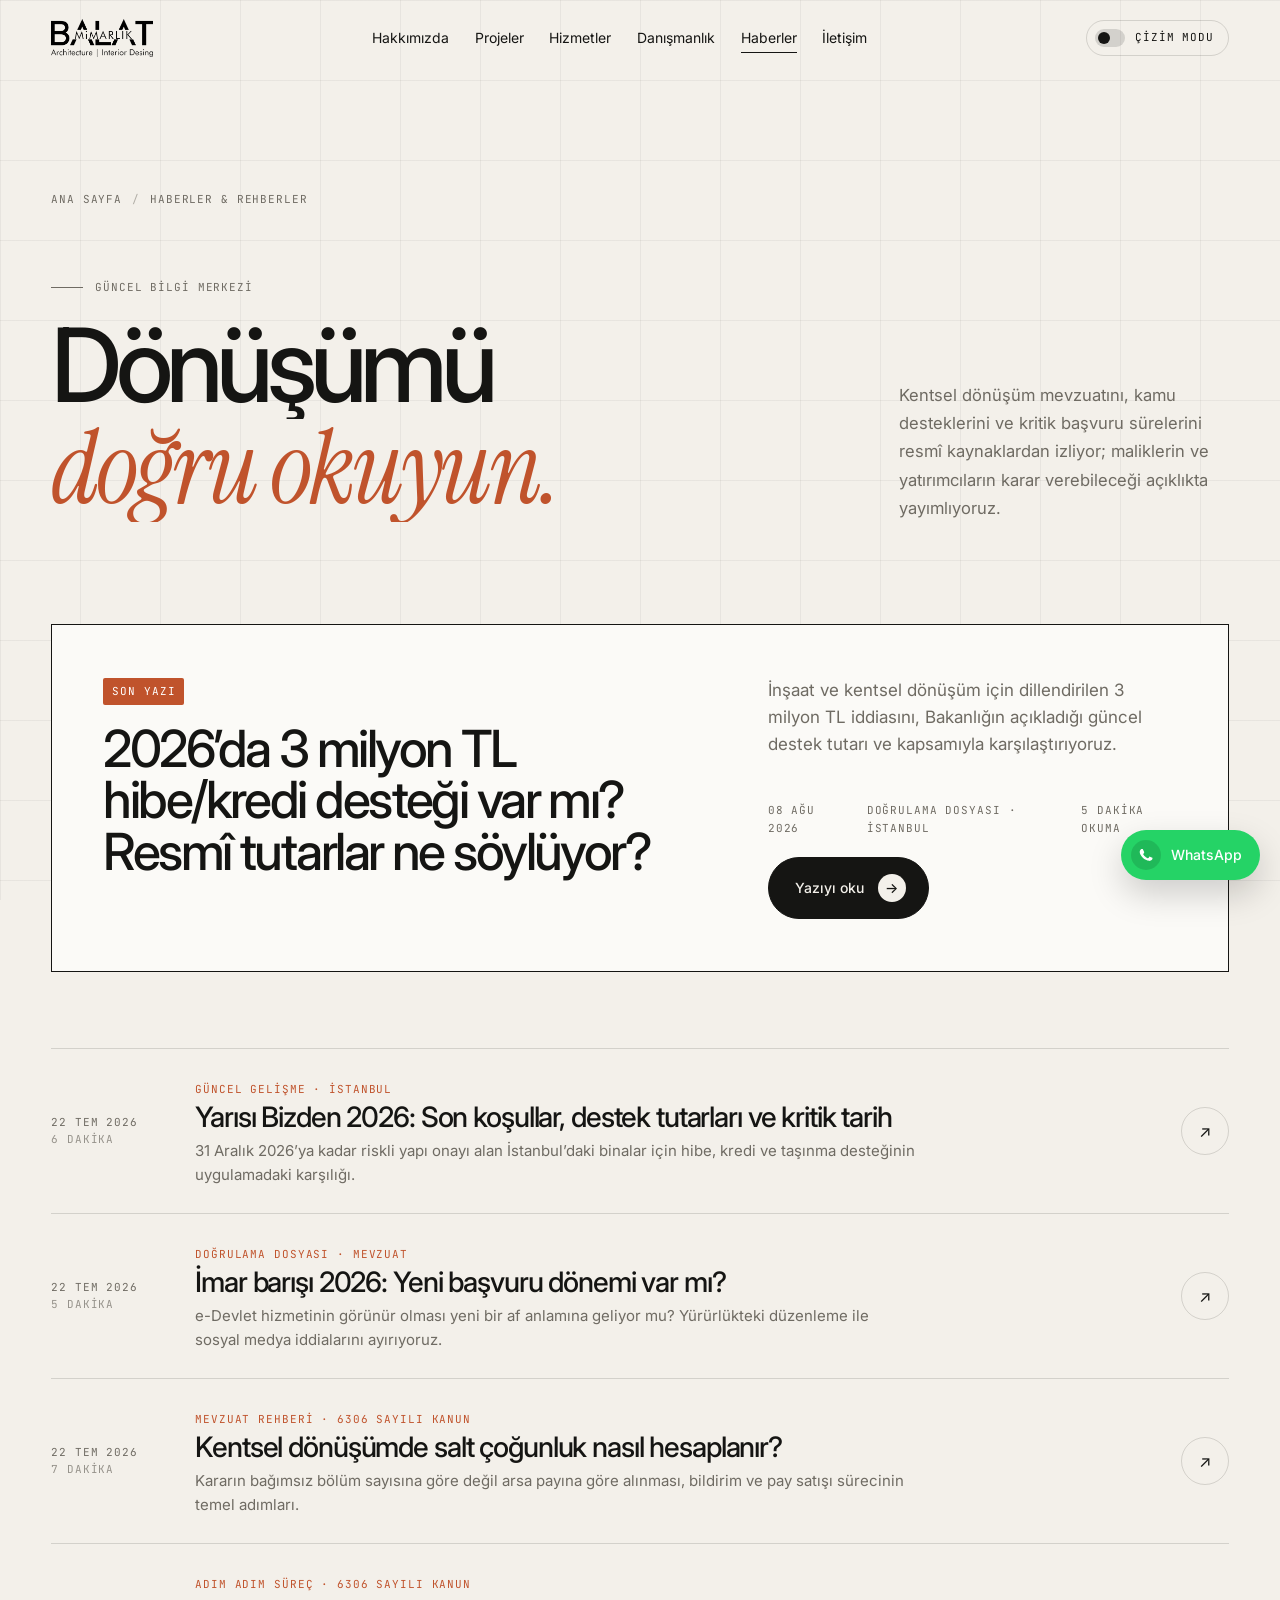
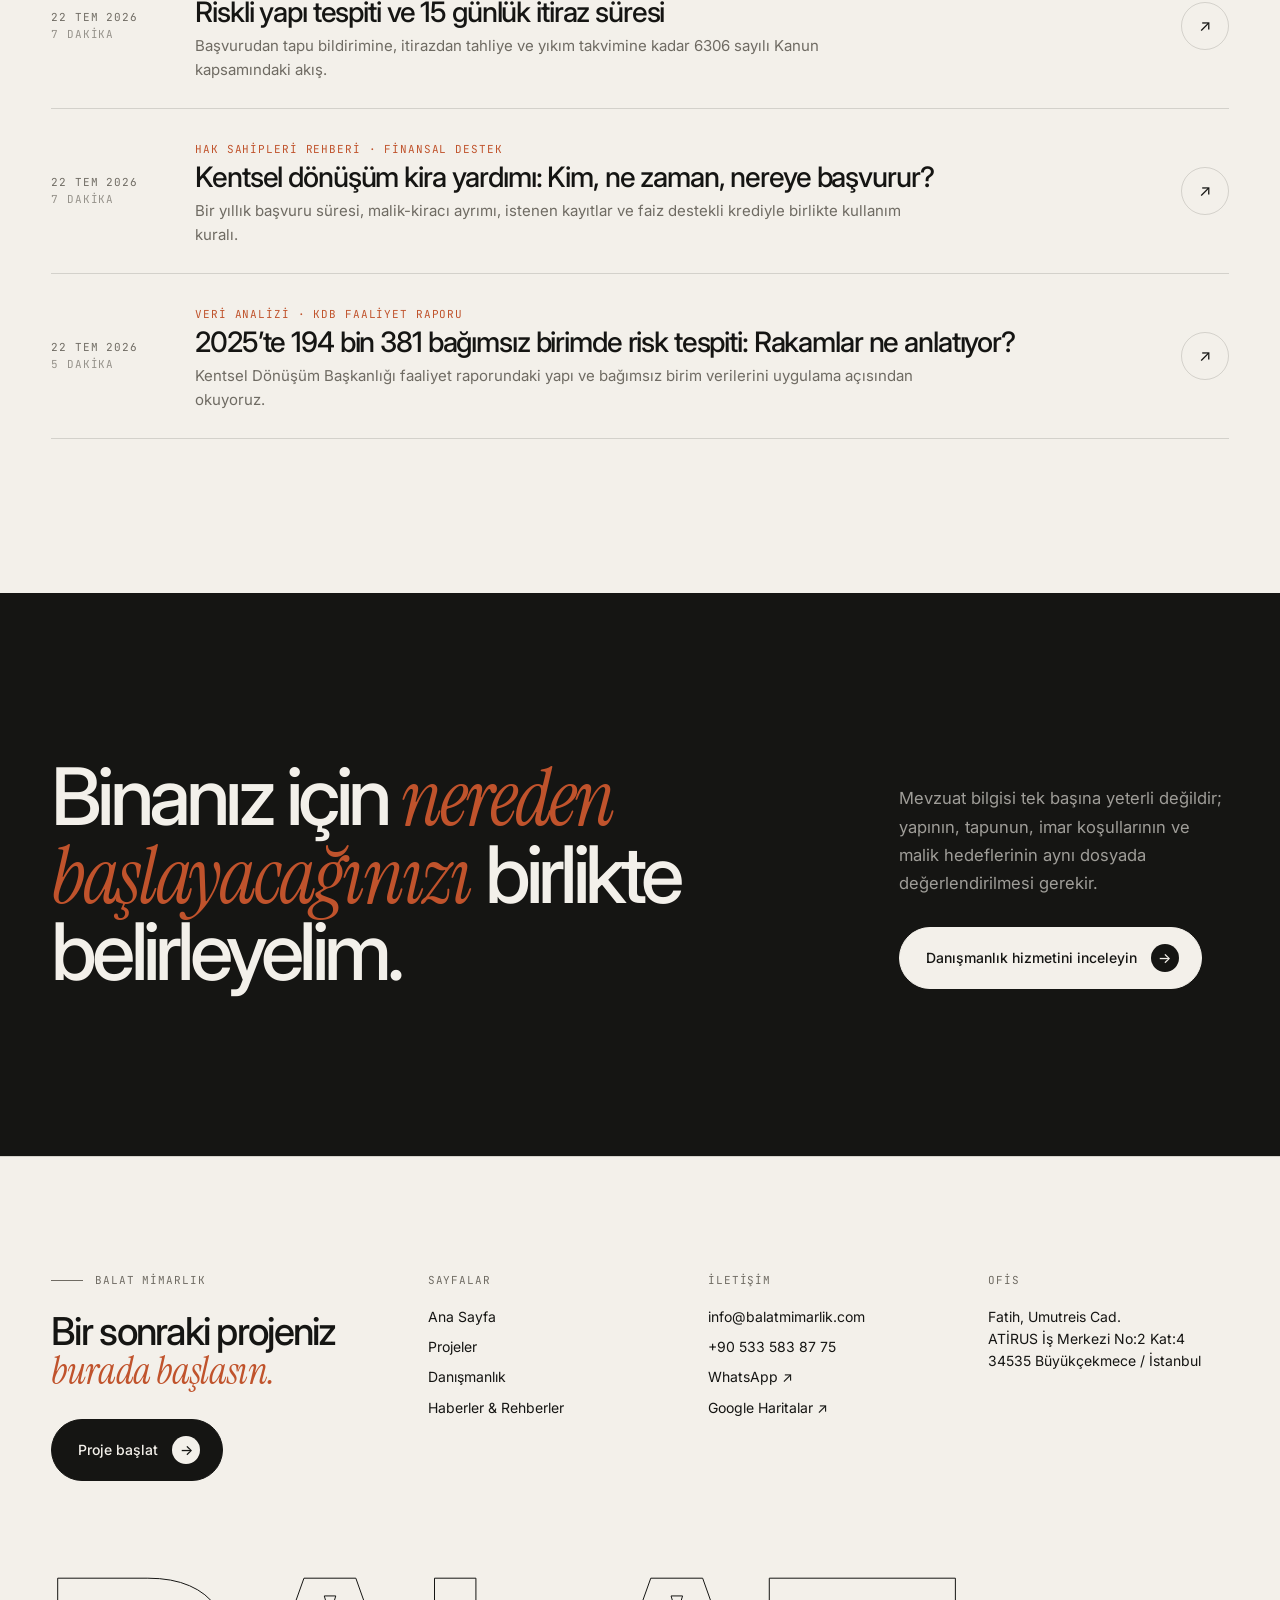
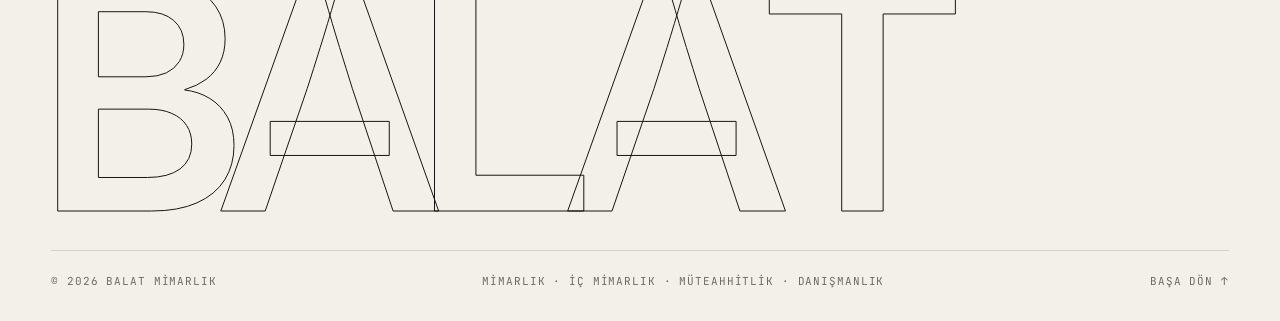
<file: haberler/index.html>
<!DOCTYPE html>
<html lang="tr">
<head>
<meta charset="UTF-8">
<meta name="viewport" content="width=device-width, initial-scale=1.0">
<meta name="robots" content="noindex, nofollow">
<title>Kentsel Dönüşüm Haberleri ve Rehberleri | Balat Mimarlık</title>
<meta name="description" content="2026 kentsel dönüşüm haberleri, Yarısı Bizden desteği, riskli yapı, kira yardımı, salt çoğunluk ve imar barışı hakkında kaynaklı profesyonel rehberler.">
<link rel="canonical" href="https://balatmimarlik.com/haberler/">
<meta property="og:locale" content="tr_TR">
<meta property="og:type" content="website">
<meta property="og:site_name" content="Balat Mimarlık">
<meta property="og:title" content="Kentsel Dönüşüm Haberleri ve Rehberleri">
<meta property="og:description" content="Mevzuat, destek ve uygulama süreçlerini resmî kaynaklarla takip edin.">
<meta property="og:url" content="https://balatmimarlik.com/haberler/">
<meta property="og:image" content="https://balatmimarlik.com/images/kumburgazvilla/01.webp">
<meta name="twitter:card" content="summary_large_image">
<script type="application/ld+json">
  {
    "@context": "https://schema.org",
    "@graph": [
      {
        "@type": "CollectionPage",
        "@id": "https://balatmimarlik.com/haberler/#webpage",
        "url": "https://balatmimarlik.com/haberler/",
        "name": "Kentsel Dönüşüm Haberleri ve Rehberleri",
        "description": "Kentsel dönüşüm mevzuatı, destekleri ve uygulama süreçleri hakkında kaynaklı yayınlar.",
        "inLanguage": "tr-TR",
        "isPartOf": { "@id": "https://balatmimarlik.com/#website" },
        "mainEntity": { "@id": "https://balatmimarlik.com/haberler/#list" }
      },
      {
        "@type": "ItemList",
        "@id": "https://balatmimarlik.com/haberler/#list",
        "numberOfItems": 7,
        "itemListElement": [
          { "@type": "ListItem", "position": 1, "url": "https://balatmimarlik.com/haberler/3-milyon-tl-destek-iddiasi-2026.html", "name": "2026’da 3 milyon TL desteği var mı?" },
          { "@type": "ListItem", "position": 2, "url": "https://balatmimarlik.com/haberler/yarisi-bizden-2026.html", "name": "Yarısı Bizden 2026" },
          { "@type": "ListItem", "position": 3, "url": "https://balatmimarlik.com/haberler/imar-barisi-2026.html", "name": "İmar Barışı 2026" },
          { "@type": "ListItem", "position": 4, "url": "https://balatmimarlik.com/haberler/kentsel-donusum-salt-cogunluk-karari.html", "name": "Kentsel dönüşümde salt çoğunluk" },
          { "@type": "ListItem", "position": 5, "url": "https://balatmimarlik.com/haberler/riskli-yapi-tespiti-ve-itiraz-sureci.html", "name": "Riskli yapı tespiti ve itiraz" },
          { "@type": "ListItem", "position": 6, "url": "https://balatmimarlik.com/haberler/kira-yardimi-basvuru-rehberi.html", "name": "Kentsel dönüşüm kira yardımı" },
          { "@type": "ListItem", "position": 7, "url": "https://balatmimarlik.com/haberler/2025-kentsel-donusum-verileri.html", "name": "2025 kentsel dönüşüm verileri" }
        ]
      },
      {
        "@type": "BreadcrumbList",
        "itemListElement": [
          { "@type": "ListItem", "position": 1, "name": "Ana Sayfa", "item": "https://balatmimarlik.com/" },
          { "@type": "ListItem", "position": 2, "name": "Haberler ve Rehberler", "item": "https://balatmimarlik.com/haberler/" }
        ]
      }
    ]
  }
  </script>
<meta name="theme-color" content="#f3f0ea">
<link rel="icon" href="/favicon.ico">
<link rel="apple-touch-icon" href="/icon.png">
<link rel="manifest" href="/site.webmanifest">
<link rel="preconnect" href="https://fonts.googleapis.com">
<link rel="preconnect" href="https://fonts.gstatic.com" crossorigin>
<link href="https://fonts.googleapis.com/css2?family=Inter:wght@300;400;500;600&family=Instrument+Serif:ital@0;1&family=JetBrains+Mono:wght@400;500&display=swap" rel="stylesheet">
<link rel="stylesheet" href="/assets/css/balat.css">
<script>try{if(localStorage.getItem('bm-mode')==='blueprint')document.documentElement.dataset.mode='blueprint'}catch(e){}</script>
</head>
<body>
<a class="skip-link" href="#main">İçeriğe geç</a>
<div class="grid-bg" aria-hidden="true"></div>

<div class="cursor hide" id="cursor" aria-hidden="true"><span>Aç</span></div>
<header class="header" id="header">
  <a href="/" class="brand" aria-label="Balat Mimarlık ana sayfa"><img src="/images/balatlogo.png" alt="Balat Mimarlık" width="102" height="38"></a>
  <nav class="nav" aria-label="Ana menü"><a href="/#hakkimizda">Hakkımızda</a><a href="/#projeler">Projeler</a><a href="/#hizmetler">Hizmetler</a><a href="/danismanlik.html">Danışmanlık</a><a href="/haberler/" aria-current="page">Haberler</a><a href="/#iletisim">İletişim</a></nav>
  <div class="header-actions">
    <button class="mode-toggle" id="modeToggle" aria-pressed="false" title="Siteyi teknik çizim moduna geçir"><span class="knob"></span><span class="lbl mono">Çizim modu</span></button>
    <button class="burger" id="burger" aria-label="Menüyü aç" aria-expanded="false" aria-controls="mobileMenu"><span></span></button>
  </div>
</header>
<nav class="mobile-menu" id="mobileMenu" aria-hidden="true" aria-label="Mobil menü">
  <a href="/#hakkimizda">Hakkımızda <span class="mono">01</span></a><a href="/#projeler">Projeler <span class="mono">02</span></a><a href="/#hizmetler">Hizmetler <span class="mono">03</span></a><a href="/danismanlik.html">Danışmanlık <span class="mono">04</span></a><a href="/haberler/">Haberler <span class="mono">05</span></a><a href="/#iletisim">İletişim <span class="mono">06</span></a>
  <div class="mm-foot mono"><a href="tel:+905335838775" style="font-size:inherit;border:0;padding:0">+90 533 583 87 75</a><a href="mailto:info@balatmimarlik.com" style="font-size:inherit;border:0;padding:0">info@balatmimarlik.com</a></div>
</nav>
<main id="main">
<section class="page-hero">
  <nav class="crumbs mono" aria-label="İçerik yolu"><a href="/">Ana Sayfa</a><span aria-current="page">Haberler &amp; Rehberler</span></nav>
  <p class="kicker mono fade-up">Güncel bilgi merkezi</p>
  <div class="page-hero-grid">
    <h1 class="h1 lines">
      <span class="line"><span>Dönüşümü</span></span>
      <span class="line"><span><span class="serif">doğru okuyun.</span></span></span>
    </h1>
    <p class="lede fade-up">Kentsel dönüşüm mevzuatını, kamu desteklerini ve kritik başvuru sürelerini resmî kaynaklardan izliyor; maliklerin ve yatırımcıların karar verebileceği açıklıkta yayımlıyoruz.</p>
  </div>
</section>

<section class="wrap" style="padding-bottom:clamp(40px,6vw,80px)">
  <a class="feature reveal" href="/haberler/3-milyon-tl-destek-iddiasi-2026.html" data-cursor="Oku">
    <div><span class="tag mono">Son yazı</span><h2>2026’da 3 milyon TL hibe/kredi desteği var mı? Resmî tutarlar ne söylüyor?</h2></div>
    <div class="feature-side"><p>İnşaat ve kentsel dönüşüm için dillendirilen 3 milyon TL iddiasını, Bakanlığın açıkladığı güncel destek tutarı ve kapsamıyla karşılaştırıyoruz.</p><div class="meta mono"><span>08 Ağu 2026</span><span>Doğrulama dosyası · İstanbul</span><span>5 dakika okuma</span></div><span class="btn" style="width:fit-content">Yazıyı oku <span class="arrow">→</span></span></div>
  </a>
</section>

<section class="wrap" style="padding-bottom:clamp(90px,12vw,170px)">
  <div class="rows">
    <a class="row" href="/haberler/yarisi-bizden-2026.html"><span class="mono">22 Tem 2026<br><span style="opacity:.7">6 dakika</span></span><div><span class="mono" style="color:var(--accent)">Güncel gelişme · İstanbul</span><h3>Yarısı Bizden 2026: Son koşullar, destek tutarları ve kritik tarih</h3><p>31 Aralık 2026’ya kadar riskli yapı onayı alan İstanbul’daki binalar için hibe, kredi ve taşınma desteğinin uygulamadaki karşılığı.</p></div><span class="arr" aria-hidden="true">↗</span></a>
    <a class="row" href="/haberler/imar-barisi-2026.html"><span class="mono">22 Tem 2026<br><span style="opacity:.7">5 dakika</span></span><div><span class="mono" style="color:var(--accent)">Doğrulama dosyası · Mevzuat</span><h3>İmar barışı 2026: Yeni başvuru dönemi var mı?</h3><p>e-Devlet hizmetinin görünür olması yeni bir af anlamına geliyor mu? Yürürlükteki düzenleme ile sosyal medya iddialarını ayırıyoruz.</p></div><span class="arr" aria-hidden="true">↗</span></a>
    <a class="row" href="/haberler/kentsel-donusum-salt-cogunluk-karari.html"><span class="mono">22 Tem 2026<br><span style="opacity:.7">7 dakika</span></span><div><span class="mono" style="color:var(--accent)">Mevzuat rehberi · 6306 sayılı Kanun</span><h3>Kentsel dönüşümde salt çoğunluk nasıl hesaplanır?</h3><p>Kararın bağımsız bölüm sayısına göre değil arsa payına göre alınması, bildirim ve pay satışı sürecinin temel adımları.</p></div><span class="arr" aria-hidden="true">↗</span></a>
    <a class="row" href="/haberler/riskli-yapi-tespiti-ve-itiraz-sureci.html"><span class="mono">22 Tem 2026<br><span style="opacity:.7">7 dakika</span></span><div><span class="mono" style="color:var(--accent)">Adım adım süreç · 6306 sayılı Kanun</span><h3>Riskli yapı tespiti ve 15 günlük itiraz süresi</h3><p>Başvurudan tapu bildirimine, itirazdan tahliye ve yıkım takvimine kadar 6306 sayılı Kanun kapsamındaki akış.</p></div><span class="arr" aria-hidden="true">↗</span></a>
    <a class="row" href="/haberler/kira-yardimi-basvuru-rehberi.html"><span class="mono">22 Tem 2026<br><span style="opacity:.7">7 dakika</span></span><div><span class="mono" style="color:var(--accent)">Hak sahipleri rehberi · Finansal destek</span><h3>Kentsel dönüşüm kira yardımı: Kim, ne zaman, nereye başvurur?</h3><p>Bir yıllık başvuru süresi, malik-kiracı ayrımı, istenen kayıtlar ve faiz destekli krediyle birlikte kullanım kuralı.</p></div><span class="arr" aria-hidden="true">↗</span></a>
    <a class="row" href="/haberler/2025-kentsel-donusum-verileri.html"><span class="mono">22 Tem 2026<br><span style="opacity:.7">5 dakika</span></span><div><span class="mono" style="color:var(--accent)">Veri analizi · KDB faaliyet raporu</span><h3>2025’te 194 bin 381 bağımsız birimde risk tespiti: Rakamlar ne anlatıyor?</h3><p>Kentsel Dönüşüm Başkanlığı faaliyet raporundaki yapı ve bağımsız birim verilerini uygulama açısından okuyoruz.</p></div><span class="arr" aria-hidden="true">↗</span></a>
  </div>
</section>

<section class="sec on-dark">
  <div class="page-hero-grid">
    <h2 class="h2">Binanız için <span class="serif">nereden başlayacağınızı</span> birlikte belirleyelim.</h2>
    <div><p class="lede" style="margin-bottom:30px">Mevzuat bilgisi tek başına yeterli değildir; yapının, tapunun, imar koşullarının ve malik hedeflerinin aynı dosyada değerlendirilmesi gerekir.</p><a class="btn" href="/danismanlik.html">Danışmanlık hizmetini inceleyin <span class="arrow">→</span></a></div>
  </div>
</section>
</main>
<footer class="footer">
  <div class="footer-top">
    <div><p class="kicker mono">Balat Mimarlık</p><h2>Bir sonraki projeniz <span class="serif">burada başlasın.</span></h2><div style="margin-top:28px"><a class="btn" href="/#brif">Proje başlat <span class="arrow">→</span></a></div></div>
    <div class="footer-col"><span class="mono">Sayfalar</span><a href="/">Ana Sayfa</a><a href="/#projeler">Projeler</a><a href="/danismanlik.html">Danışmanlık</a><a href="/haberler/">Haberler &amp; Rehberler</a></div>
    <div class="footer-col"><span class="mono">İletişim</span><a href="mailto:info@balatmimarlik.com">info@balatmimarlik.com</a><a href="tel:+905335838775">+90 533 583 87 75</a><a href="https://wa.me/905335838775" target="_blank" rel="noopener">WhatsApp ↗</a><a href="https://maps.app.goo.gl/Trg3NMXac2ggAAPw8" target="_blank" rel="noopener">Google Haritalar ↗</a></div>
    <div class="footer-col"><span class="mono">Ofis</span><span>Fatih, Umutreis Cad.<br>ATİRUS İş Merkezi No:2 Kat:4<br>34535 Büyükçekmece / İstanbul</span></div>
  </div>
  <p class="footer-word" aria-hidden="true"><span>B</span><span>A</span><span>L</span><span>A</span><span>T</span></p>
  <div class="footer-bar mono"><span>© 2026 Balat Mimarlık</span><span>Mimarlık · İç Mimarlık · Müteahhitlik · Danışmanlık</span><a href="#main">Başa dön ↑</a></div>
</footer>
<a class="wa" href="https://wa.me/905335838775?text=Merhaba%2C%20kentsel%20d%C3%B6n%C3%BC%C5%9F%C3%BCm%20hakk%C4%B1nda%20bilgi%20almak%20istiyorum." target="_blank" rel="noopener" aria-label="WhatsApp ile yazın"><svg viewBox="0 0 32 32" fill="#fff" aria-hidden="true"><circle cx="16" cy="16" r="16" fill="rgba(0,0,0,.12)"/><path d="M22.6 18.9c-.3-.2-2-1-2.3-1.1-.3-.1-.5-.2-.8.2-.2.3-.9 1.1-1.1 1.3-.2.2-.4.3-.7.1-.3-.2-1.4-.5-2.7-1.7-1-.9-1.7-2-1.9-2.3-.2-.3 0-.5.1-.7l.5-.6c.2-.2.2-.4.3-.6.1-.2 0-.5 0-.6l-1.1-2.6c-.3-.7-.6-.6-.8-.6h-.7c-.2 0-.6.1-.9.4-.3.3-1.2 1.1-1.2 2.8s1.2 3.2 1.4 3.5c.2.2 2.4 3.6 5.7 5 2.8 1.1 3.4.9 4 .8.6-.1 2-.8 2.3-1.6.3-.8.3-1.4.2-1.6-.1-.1-.3-.2-.5-.3z"/></svg><span class="t">WhatsApp</span></a>
<script src="/assets/js/balat.js"></script>

</body>
</html>
</file>
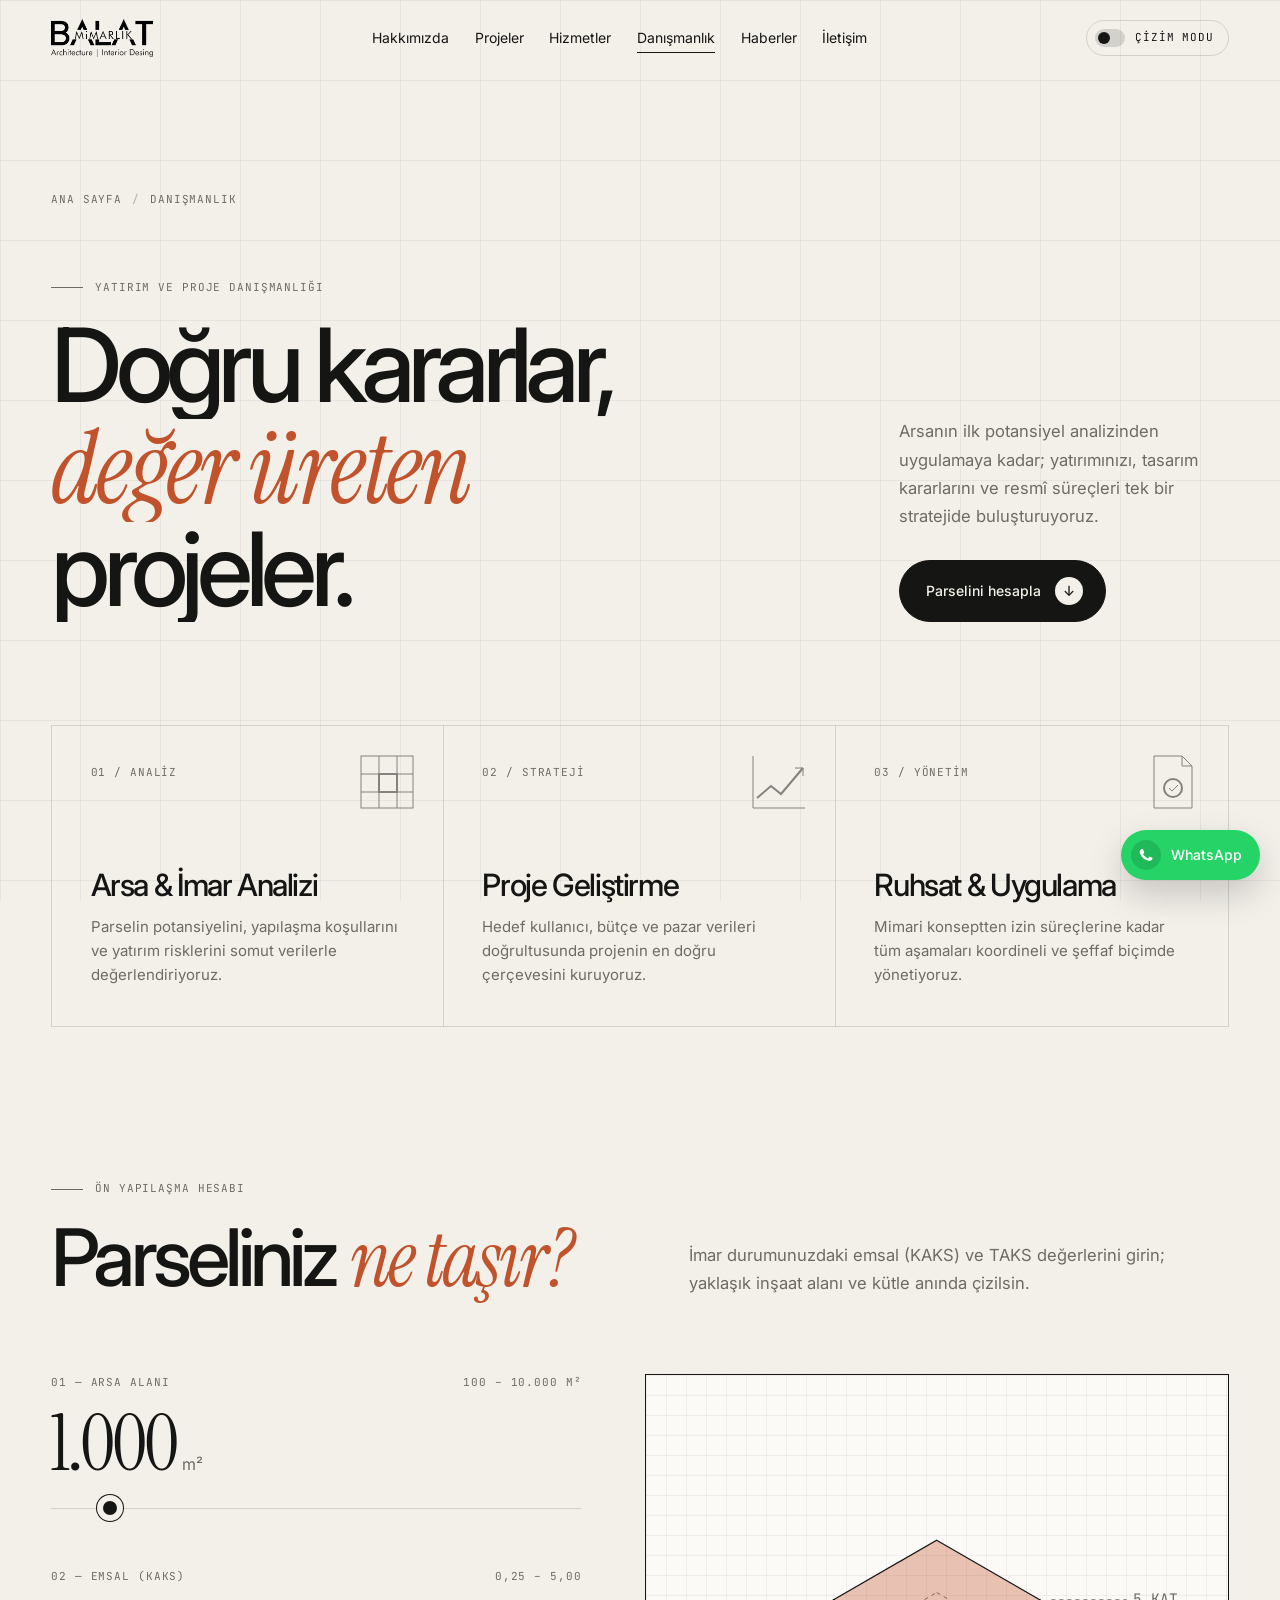
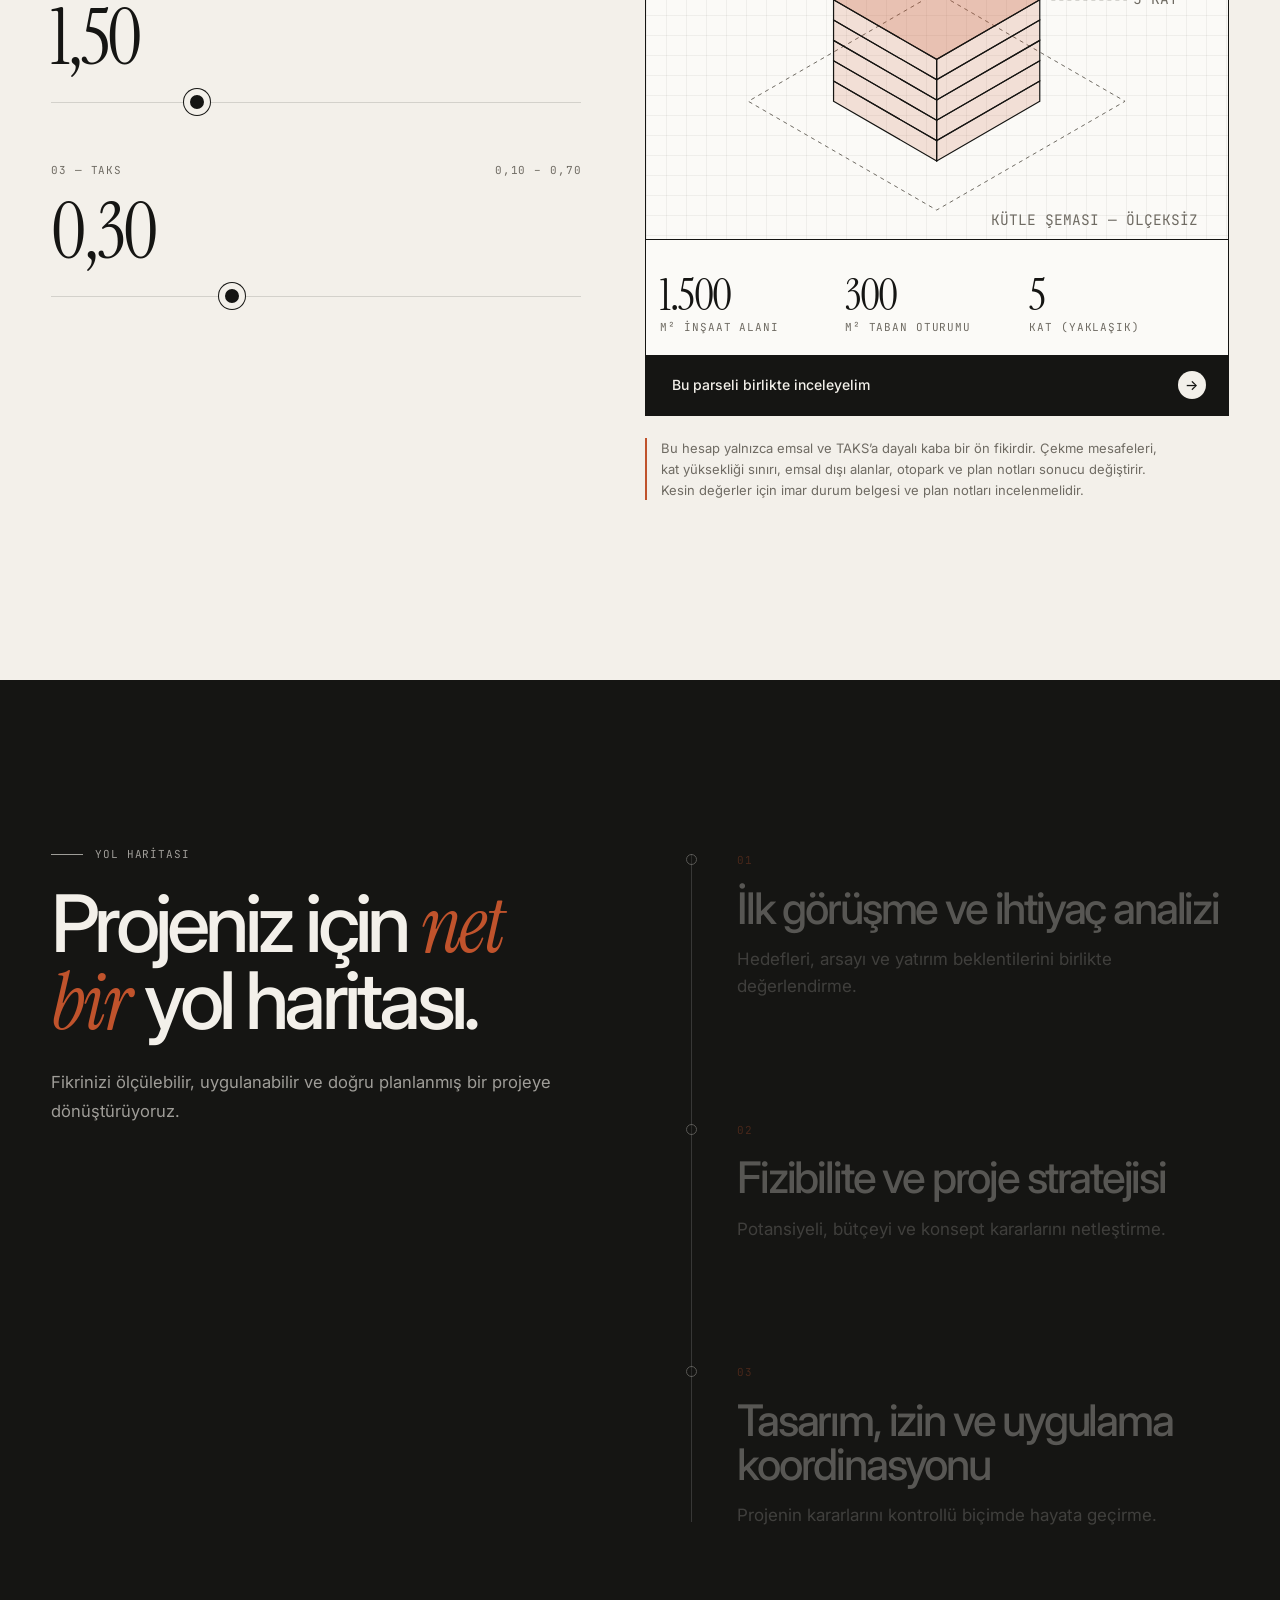
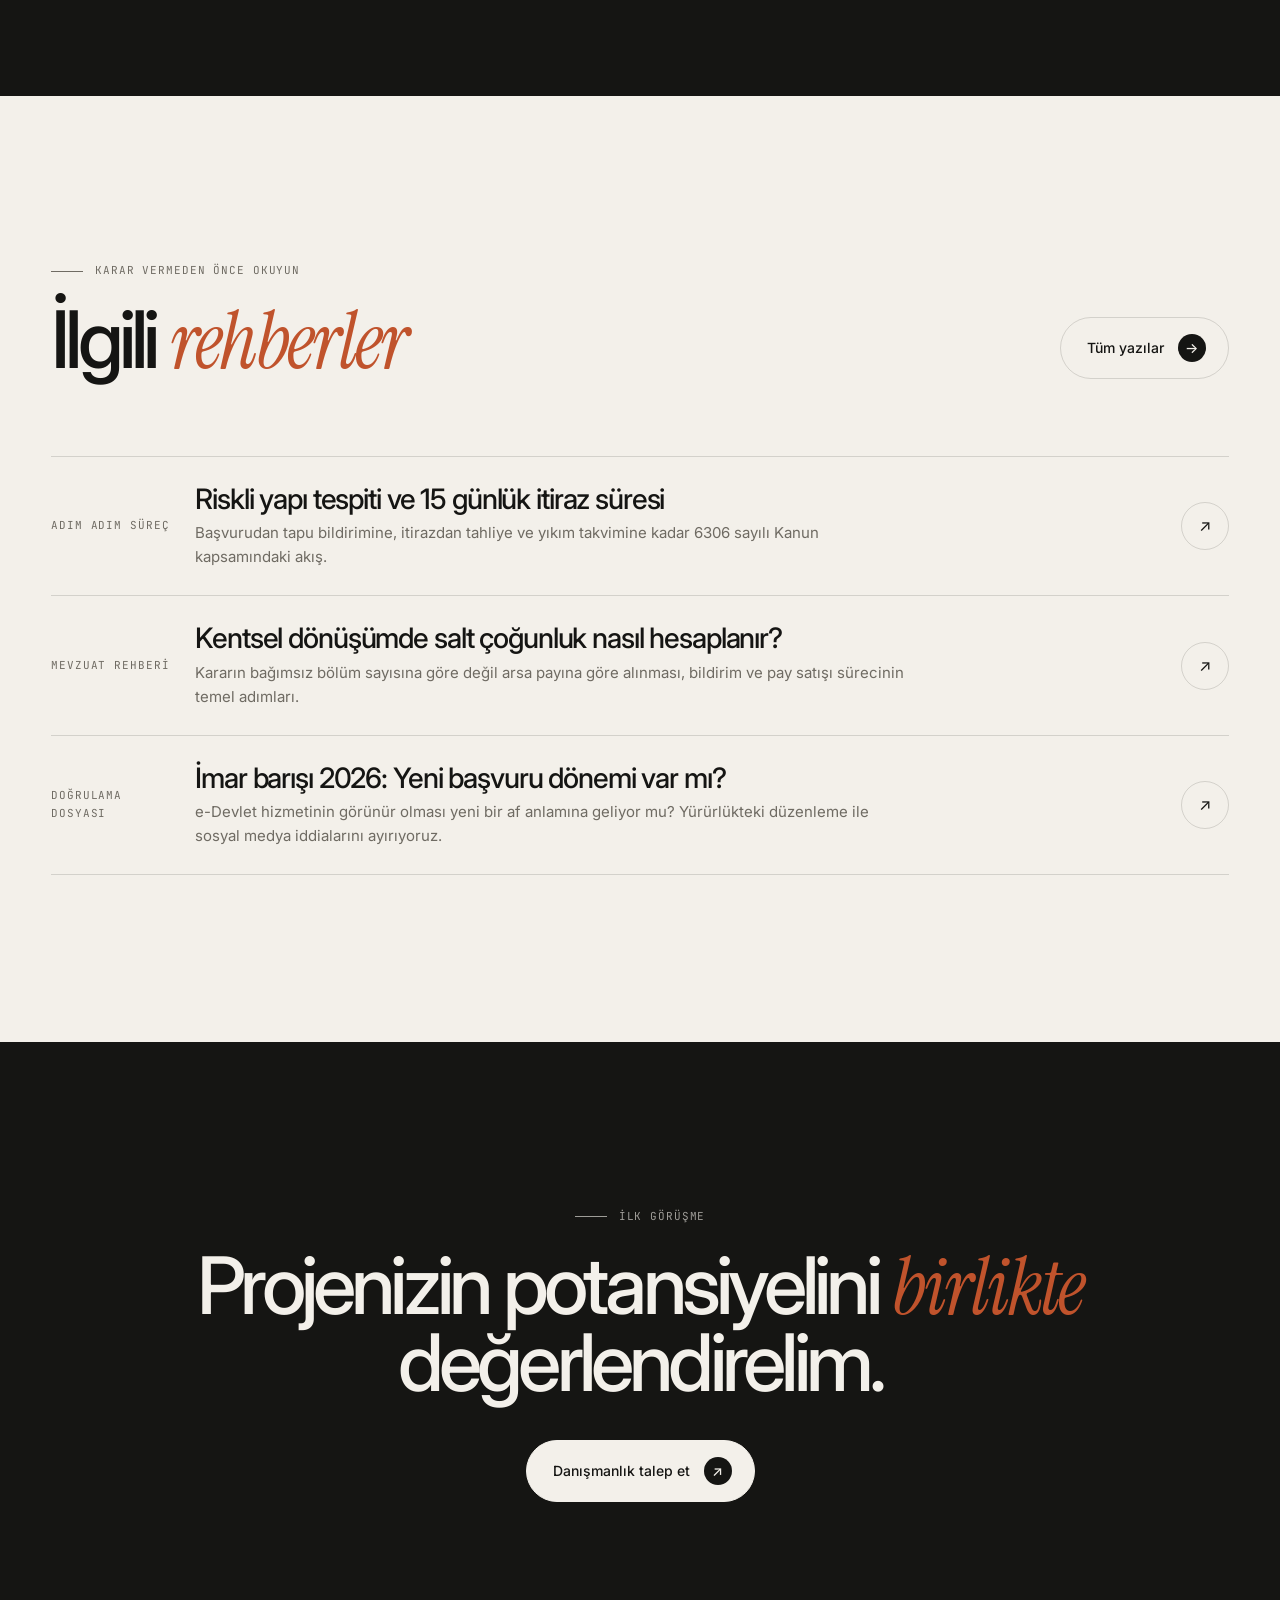
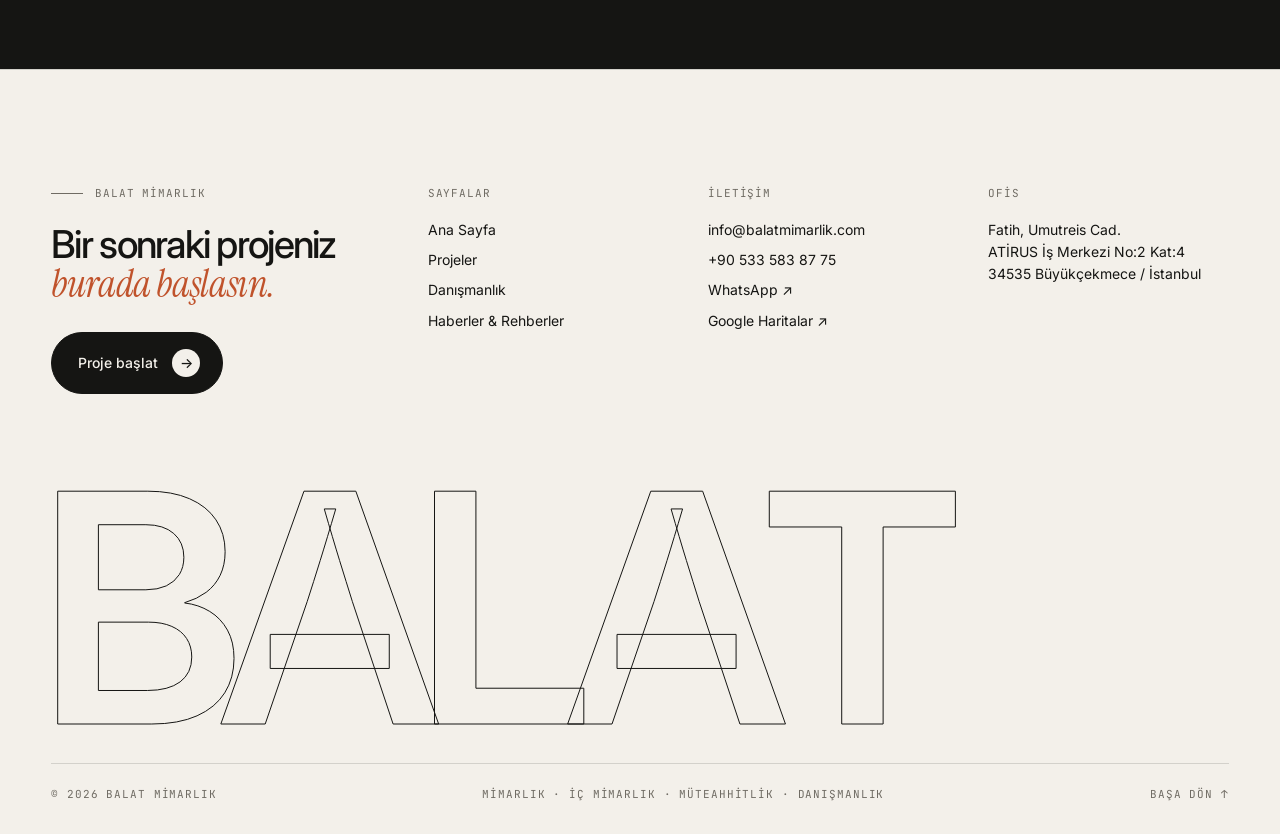
<file: danismanlik.html>
<!DOCTYPE html>
<html lang="tr">
<head>
<meta charset="UTF-8">
<meta name="viewport" content="width=device-width, initial-scale=1.0">
<meta name="robots" content="noindex, nofollow">
<title>Arsa ve Proje Danışmanlığı | Balat Mimarlık</title>
<meta name="description" content="Balat Mimarlık ile arsa analizi, imar değerlendirmesi, proje geliştirme ve ruhsat süreçleri için mimari danışmanlık alın. Emsal ve TAKS ile ön yapılaşma hesabı yapın.">
<link rel="canonical" href="https://balatmimarlik.com/danismanlik.html">
<meta property="og:locale" content="tr_TR">
<meta property="og:type" content="website">
<meta property="og:site_name" content="Balat Mimarlık">
<meta property="og:title" content="Arsa ve Proje Danışmanlığı — Balat Mimarlık">
<meta property="og:description" content="Doğru kararlar, değer üreten projeler.">
<meta property="og:url" content="https://balatmimarlik.com/danismanlik.html">
<meta property="og:image" content="https://balatmimarlik.com/images/kumburgazvilla/01.webp">
<meta name="twitter:card" content="summary_large_image">
<script type="application/ld+json">
{"@context":"https://schema.org","@graph":[
 {"@type":"Service","name":"Arsa ve Proje Danışmanlığı","serviceType":"Mimari danışmanlık","provider":{"@id":"https://balatmimarlik.com/#organization"},"areaServed":"İstanbul","url":"https://balatmimarlik.com/danismanlik.html"},
 {"@type":"BreadcrumbList","itemListElement":[{"@type":"ListItem","position":1,"name":"Ana Sayfa","item":"https://balatmimarlik.com/"},{"@type":"ListItem","position":2,"name":"Danışmanlık","item":"https://balatmimarlik.com/danismanlik.html"}]}
]}
</script>
<meta name="theme-color" content="#f3f0ea">
<link rel="icon" href="/favicon.ico">
<link rel="apple-touch-icon" href="/icon.png">
<link rel="manifest" href="/site.webmanifest">
<link rel="preconnect" href="https://fonts.googleapis.com">
<link rel="preconnect" href="https://fonts.gstatic.com" crossorigin>
<link href="https://fonts.googleapis.com/css2?family=Inter:wght@300;400;500;600&family=Instrument+Serif:ital@0;1&family=JetBrains+Mono:wght@400;500&display=swap" rel="stylesheet">
<link rel="stylesheet" href="/assets/css/balat.css">
<script>try{if(localStorage.getItem('bm-mode')==='blueprint')document.documentElement.dataset.mode='blueprint'}catch(e){}</script>
</head>
<body>
<a class="skip-link" href="#main">İçeriğe geç</a>
<div class="grid-bg" aria-hidden="true"></div>

<div class="cursor hide" id="cursor" aria-hidden="true"><span>Aç</span></div>
<header class="header" id="header">
  <a href="/" class="brand" aria-label="Balat Mimarlık ana sayfa"><img src="/images/balatlogo.png" alt="Balat Mimarlık" width="102" height="38"></a>
  <nav class="nav" aria-label="Ana menü"><a href="/#hakkimizda">Hakkımızda</a><a href="/#projeler">Projeler</a><a href="/#hizmetler">Hizmetler</a><a href="/danismanlik.html" aria-current="page">Danışmanlık</a><a href="/haberler/">Haberler</a><a href="/#iletisim">İletişim</a></nav>
  <div class="header-actions">
    <button class="mode-toggle" id="modeToggle" aria-pressed="false" title="Siteyi teknik çizim moduna geçir"><span class="knob"></span><span class="lbl mono">Çizim modu</span></button>
    <button class="burger" id="burger" aria-label="Menüyü aç" aria-expanded="false" aria-controls="mobileMenu"><span></span></button>
  </div>
</header>
<nav class="mobile-menu" id="mobileMenu" aria-hidden="true" aria-label="Mobil menü">
  <a href="/#hakkimizda">Hakkımızda <span class="mono">01</span></a><a href="/#projeler">Projeler <span class="mono">02</span></a><a href="/#hizmetler">Hizmetler <span class="mono">03</span></a><a href="/danismanlik.html">Danışmanlık <span class="mono">04</span></a><a href="/haberler/">Haberler <span class="mono">05</span></a><a href="/#iletisim">İletişim <span class="mono">06</span></a>
  <div class="mm-foot mono"><a href="tel:+905335838775" style="font-size:inherit;border:0;padding:0">+90 533 583 87 75</a><a href="mailto:info@balatmimarlik.com" style="font-size:inherit;border:0;padding:0">info@balatmimarlik.com</a></div>
</nav>
<main id="main">
<section class="page-hero">
  <nav class="crumbs mono" aria-label="İçerik yolu"><a href="/">Ana Sayfa</a><span aria-current="page">Danışmanlık</span></nav>
  <p class="kicker mono fade-up">Yatırım ve proje danışmanlığı</p>
  <div class="page-hero-grid">
    <h1 class="h1 lines">
      <span class="line"><span>Doğru kararlar,</span></span>
      <span class="line"><span><span class="serif">değer üreten</span></span></span>
      <span class="line"><span>projeler.</span></span>
    </h1>
    <div class="fade-up">
      <p class="lede" style="margin-bottom:30px">Arsanın ilk potansiyel analizinden uygulamaya kadar; yatırımınızı, tasarım kararlarını ve resmî süreçleri tek bir stratejide buluşturuyoruz.</p>
      <a class="btn" href="#hesap">Parselini hesapla <span class="arrow">↓</span></a>
    </div>
  </div>
</section>

<section class="wrap" style="padding-bottom:clamp(90px,12vw,170px)">
  <div class="cards3 reveal">
    <article class="card">
      <svg viewBox="0 0 64 64" aria-hidden="true"><rect x="6" y="6" width="52" height="52"/><path d="M6 24h52M6 42h52M24 6v52M42 6v52"/><rect x="24" y="24" width="18" height="18" stroke-width="2"/></svg>
      <span class="mono">01 / Analiz</span><h3>Arsa &amp; İmar Analizi</h3><p>Parselin potansiyelini, yapılaşma koşullarını ve yatırım risklerini somut verilerle değerlendiriyoruz.</p>
    </article>
    <article class="card">
      <svg viewBox="0 0 64 64" aria-hidden="true"><path d="M6 58h52M6 58V6"/><path d="M10 48l14-12 10 8 22-26" stroke-width="2"/><path d="M48 18h8v8"/></svg>
      <span class="mono">02 / Strateji</span><h3>Proje Geliştirme</h3><p>Hedef kullanıcı, bütçe ve pazar verileri doğrultusunda projenin en doğru çerçevesini kuruyoruz.</p>
    </article>
    <article class="card">
      <svg viewBox="0 0 64 64" aria-hidden="true"><path d="M14 6h28l10 10v42H14z"/><path d="M42 6v10h10"/><circle cx="33" cy="38" r="9" stroke-width="2"/><path d="M29 38l3 3 6-6"/></svg>
      <span class="mono">03 / Yönetim</span><h3>Ruhsat &amp; Uygulama</h3><p>Mimari konseptten izin süreçlerine kadar tüm aşamaları koordineli ve şeffaf biçimde yönetiyoruz.</p>
    </article>
  </div>
</section>

<section class="sec" id="hesap" style="padding-top:0">
  <div class="sec-head">
    <div>
      <p class="kicker mono">Ön yapılaşma hesabı</p>
      <h2 class="h2">Parseliniz <span class="serif">ne taşır?</span></h2>
    </div>
    <p class="lede">İmar durumunuzdaki emsal (KAKS) ve TAKS değerlerini girin; yaklaşık inşaat alanı ve kütle anında çizilsin.</p>
  </div>
  <div class="calc">
    <div>
      <div class="field"><label class="mono" for="cArsa"><span>01 — Arsa alanı</span><span>100 – 10.000 m²</span></label>
        <div class="big-val"><span id="vArsa">1.000</span><small>m²</small></div>
        <input class="range" type="range" id="cArsa" min="100" max="10000" step="10" value="1000"></div>
      <div class="field"><label class="mono" for="cEmsal"><span>02 — Emsal (KAKS)</span><span>0,25 – 5,00</span></label>
        <div class="big-val"><span id="vEmsal">1,50</span></div>
        <input class="range" type="range" id="cEmsal" min="0.25" max="5" step="0.05" value="1.5"></div>
      <div class="field"><label class="mono" for="cTaks"><span>03 — TAKS</span><span>0,10 – 0,70</span></label>
        <div class="big-val"><span id="vTaks">0,30</span></div>
        <input class="range" type="range" id="cTaks" min="0.1" max="0.7" step="0.05" value="0.3"></div>
    </div>
    <div>
      <div class="sheet" style="position:relative;top:0">
        <div class="sheet-draw" style="aspect-ratio:5/4">
          <svg viewBox="0 0 400 320" aria-hidden="true">
            <polygon class="plan-thin" id="iParcel"/>
            <g id="iMass"></g>
            <text class="plan-label" x="380" y="310" text-anchor="end">KÜTLE ŞEMASI — ÖLÇEKSİZ</text>
          </svg>
        </div>
        <div class="calc-out" style="border:0;padding:6px 14px 18px">
          <div><b id="oToplam">1.500</b><span class="mono">m² inşaat alanı</span></div>
          <div><b id="oTaban">300</b><span class="mono">m² taban oturumu</span></div>
          <div><b id="oKat">5</b><span class="mono">kat (yaklaşık)</span></div>
        </div>
        <a class="btn" id="calcSend" target="_blank" rel="noopener">Bu parseli birlikte inceleyelim <span class="arrow">→</span></a>
      </div>
      <p class="note">Bu hesap yalnızca emsal ve TAKS’a dayalı kaba bir ön fikirdir. Çekme mesafeleri, kat yüksekliği sınırı, emsal dışı alanlar, otopark ve plan notları sonucu değiştirir. Kesin değerler için imar durum belgesi ve plan notları incelenmelidir.</p>
    </div>
  </div>
</section>

<section class="sec on-dark">
  <div class="process-grid">
    <div class="process-sticky">
      <p class="kicker mono">Yol haritası</p>
      <h2 class="h2">Projeniz için <span class="serif">net bir</span> yol haritası.</h2>
      <p class="lede" style="margin-top:28px">Fikrinizi ölçülebilir, uygulanabilir ve doğru planlanmış bir projeye dönüştürüyoruz.</p>
    </div>
    <div class="steps" id="steps">
      <div class="steps-line"><i id="stepsBar"></i></div>
      <div class="step"><span class="mono">01</span><h3>İlk görüşme ve ihtiyaç analizi</h3><p>Hedefleri, arsayı ve yatırım beklentilerini birlikte değerlendirme.</p></div>
      <div class="step"><span class="mono">02</span><h3>Fizibilite ve proje stratejisi</h3><p>Potansiyeli, bütçeyi ve konsept kararlarını netleştirme.</p></div>
      <div class="step"><span class="mono">03</span><h3>Tasarım, izin ve uygulama koordinasyonu</h3><p>Projenin kararlarını kontrollü biçimde hayata geçirme.</p></div>
    </div>
  </div>
</section>

<section class="sec">
  <div class="sec-head">
    <div>
      <p class="kicker mono">Karar vermeden önce okuyun</p>
      <h2 class="h2">İlgili <span class="serif">rehberler</span></h2>
    </div>
    <a class="btn ghost" href="/haberler/">Tüm yazılar <span class="arrow">→</span></a>
  </div>
  <div class="rows">
    <a class="row" href="/haberler/riskli-yapi-tespiti-ve-itiraz-sureci.html"><span class="mono">Adım adım süreç</span><div><h3>Riskli yapı tespiti ve 15 günlük itiraz süresi</h3><p>Başvurudan tapu bildirimine, itirazdan tahliye ve yıkım takvimine kadar 6306 sayılı Kanun kapsamındaki akış.</p></div><span class="arr" aria-hidden="true">↗</span></a>
    <a class="row" href="/haberler/kentsel-donusum-salt-cogunluk-karari.html"><span class="mono">Mevzuat rehberi</span><div><h3>Kentsel dönüşümde salt çoğunluk nasıl hesaplanır?</h3><p>Kararın bağımsız bölüm sayısına göre değil arsa payına göre alınması, bildirim ve pay satışı sürecinin temel adımları.</p></div><span class="arr" aria-hidden="true">↗</span></a>
    <a class="row" href="/haberler/imar-barisi-2026.html"><span class="mono">Doğrulama dosyası</span><div><h3>İmar barışı 2026: Yeni başvuru dönemi var mı?</h3><p>e-Devlet hizmetinin görünür olması yeni bir af anlamına geliyor mu? Yürürlükteki düzenleme ile sosyal medya iddialarını ayırıyoruz.</p></div><span class="arr" aria-hidden="true">↗</span></a>
  </div>
</section>

<section class="sec on-dark" style="text-align:center">
  <p class="kicker mono" style="justify-content:center">İlk görüşme</p>
  <h2 class="h2" style="max-width:1100px;margin:0 auto 40px">Projenizin potansiyelini <span class="serif">birlikte</span> değerlendirelim.</h2>
  <a class="btn" href="https://wa.me/905335838775?text=Merhaba%2C%20dan%C4%B1%C5%9Fmanl%C4%B1k%20hizmetiniz%20hakk%C4%B1nda%20bilgi%20almak%20istiyorum." target="_blank" rel="noopener">Danışmanlık talep et <span class="arrow">↗</span></a>
</section>
</main>
<footer class="footer">
  <div class="footer-top">
    <div><p class="kicker mono">Balat Mimarlık</p><h2>Bir sonraki projeniz <span class="serif">burada başlasın.</span></h2><div style="margin-top:28px"><a class="btn" href="/#brif">Proje başlat <span class="arrow">→</span></a></div></div>
    <div class="footer-col"><span class="mono">Sayfalar</span><a href="/">Ana Sayfa</a><a href="/#projeler">Projeler</a><a href="/danismanlik.html">Danışmanlık</a><a href="/haberler/">Haberler &amp; Rehberler</a></div>
    <div class="footer-col"><span class="mono">İletişim</span><a href="mailto:info@balatmimarlik.com">info@balatmimarlik.com</a><a href="tel:+905335838775">+90 533 583 87 75</a><a href="https://wa.me/905335838775" target="_blank" rel="noopener">WhatsApp ↗</a><a href="https://maps.app.goo.gl/Trg3NMXac2ggAAPw8" target="_blank" rel="noopener">Google Haritalar ↗</a></div>
    <div class="footer-col"><span class="mono">Ofis</span><span>Fatih, Umutreis Cad.<br>ATİRUS İş Merkezi No:2 Kat:4<br>34535 Büyükçekmece / İstanbul</span></div>
  </div>
  <p class="footer-word" aria-hidden="true"><span>B</span><span>A</span><span>L</span><span>A</span><span>T</span></p>
  <div class="footer-bar mono"><span>© 2026 Balat Mimarlık</span><span>Mimarlık · İç Mimarlık · Müteahhitlik · Danışmanlık</span><a href="#main">Başa dön ↑</a></div>
</footer>
<a class="wa" href="https://wa.me/905335838775?text=Merhaba%2C%20dan%C4%B1%C5%9Fmanl%C4%B1k%20hizmetiniz%20hakk%C4%B1nda%20bilgi%20almak%20istiyorum." target="_blank" rel="noopener" aria-label="WhatsApp ile yazın"><svg viewBox="0 0 32 32" fill="#fff" aria-hidden="true"><circle cx="16" cy="16" r="16" fill="rgba(0,0,0,.12)"/><path d="M22.6 18.9c-.3-.2-2-1-2.3-1.1-.3-.1-.5-.2-.8.2-.2.3-.9 1.1-1.1 1.3-.2.2-.4.3-.7.1-.3-.2-1.4-.5-2.7-1.7-1-.9-1.7-2-1.9-2.3-.2-.3 0-.5.1-.7l.5-.6c.2-.2.2-.4.3-.6.1-.2 0-.5 0-.6l-1.1-2.6c-.3-.7-.6-.6-.8-.6h-.7c-.2 0-.6.1-.9.4-.3.3-1.2 1.1-1.2 2.8s1.2 3.2 1.4 3.5c.2.2 2.4 3.6 5.7 5 2.8 1.1 3.4.9 4 .8.6-.1 2-.8 2.3-1.6.3-.8.3-1.4.2-1.6-.1-.1-.3-.2-.5-.3z"/></svg><span class="t">WhatsApp</span></a>
<script src="/assets/js/balat.js"></script>
<script>
(function(){
const {$,$$}=window.BM;
const fmt=(v,d=0)=>v.toLocaleString('tr-TR',{minimumFractionDigits:d,maximumFractionDigits:d});
const L=150, X0=200, Y0=150;                                   // izometrik ölçek ve başlangıç
const P=(x,y,z)=>`${(X0+(x-y)*L*.866).toFixed(1)},${(Y0+(x+y)*L*.5-z).toFixed(1)}`;
$('#iParcel').setAttribute('points',[P(0,0,0),P(1,0,0),P(1,1,0),P(0,1,0)].join(' '));
function calc(){
  const A=+$('#cArsa').value, E=+$('#cEmsal').value, T=+$('#cTaks').value;
  const toplam=A*E, taban=A*T, kat=Math.max(1,Math.round(E/T));
  $('#vArsa').textContent=fmt(A); $('#vEmsal').textContent=fmt(E,2); $('#vTaks').textContent=fmt(T,2);
  $('#oToplam').textContent=fmt(toplam); $('#oTaban').textContent=fmt(taban); $('#oKat').textContent=kat;
  // kütle: taban oturumu parselin ortasında kare, katlar üst üste
  const f=Math.sqrt(T), o=(1-f)/2, a=o, b=o+f;
  const h=Math.min(14,140/kat), H=h*kat;
  let g='';
  for(let i=0;i<kat;i++){
    const z0=i*h, z1=z0+h;
    g+=`<polygon class="plan-fill" points="${[P(a,b,z0),P(b,b,z0),P(b,b,z1),P(a,b,z1)].join(' ')}"/>`;
    g+=`<polygon class="plan-fill" points="${[P(b,a,z0),P(b,b,z0),P(b,b,z1),P(b,a,z1)].join(' ')}"/>`;
  }
  g+=`<polygon class="plan-top" points="${[P(a,a,H),P(b,a,H),P(b,b,H),P(a,b,H)].join(' ')}"/>`;
  const [lx,ly]=P(b,a,H).split(',');
  g+=`<line class="plan-thin" x1="${+lx+8}" y1="${ly}" x2="${+lx+60}" y2="${ly}"/><text class="plan-label" x="${+lx+64}" y="${+ly+3}">${kat} KAT</text>`;
  $('#iMass').innerHTML=g;
  const msg=`Merhaba Balat Mimarlık,\n\nParselim için ön değerlendirme rica ediyorum:\n• Arsa alanı: ${fmt(A)} m²\n• Emsal (KAKS): ${fmt(E,2)}\n• TAKS: ${fmt(T,2)}\n• Ön hesap: ~${fmt(toplam)} m² inşaat alanı, ~${kat} kat\n\nGörüşmek isterim.`;
  $('#calcSend').href='https://wa.me/905335838775?text='+encodeURIComponent(msg);
}
['cArsa','cEmsal','cTaks'].forEach(id=>$('#'+id).addEventListener('input',calc));
calc();

const steps=$$('.step'), box=$('#steps'), bar=$('#stepsBar');
BM.onScroll(()=>{
  const r=box.getBoundingClientRect();
  bar.style.height=(Math.min(1,Math.max(0,(innerHeight*.6-r.top)/r.height))*100)+'%';
  steps.forEach(s=>s.classList.toggle('on',s.getBoundingClientRect().top<innerHeight*.62));
});
BM.refresh();
})();
</script>
</body>
</html>
</file>
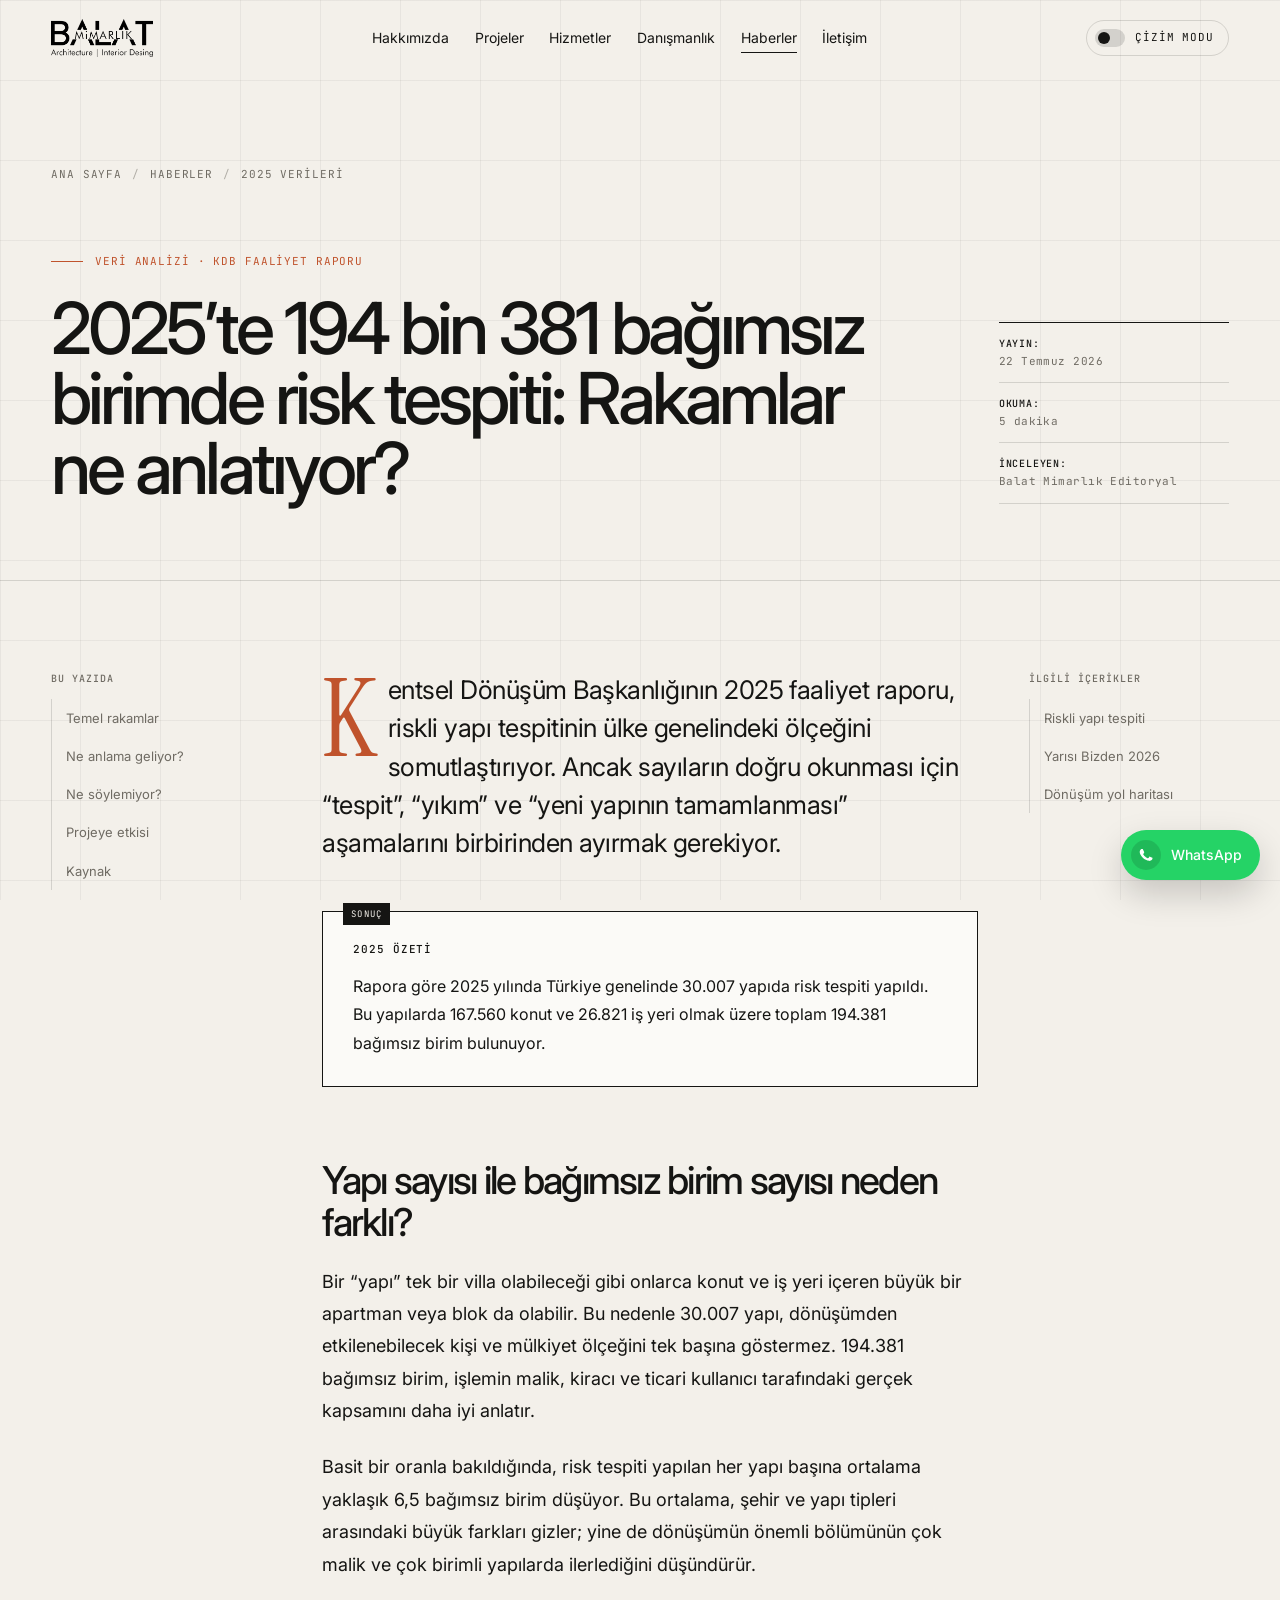
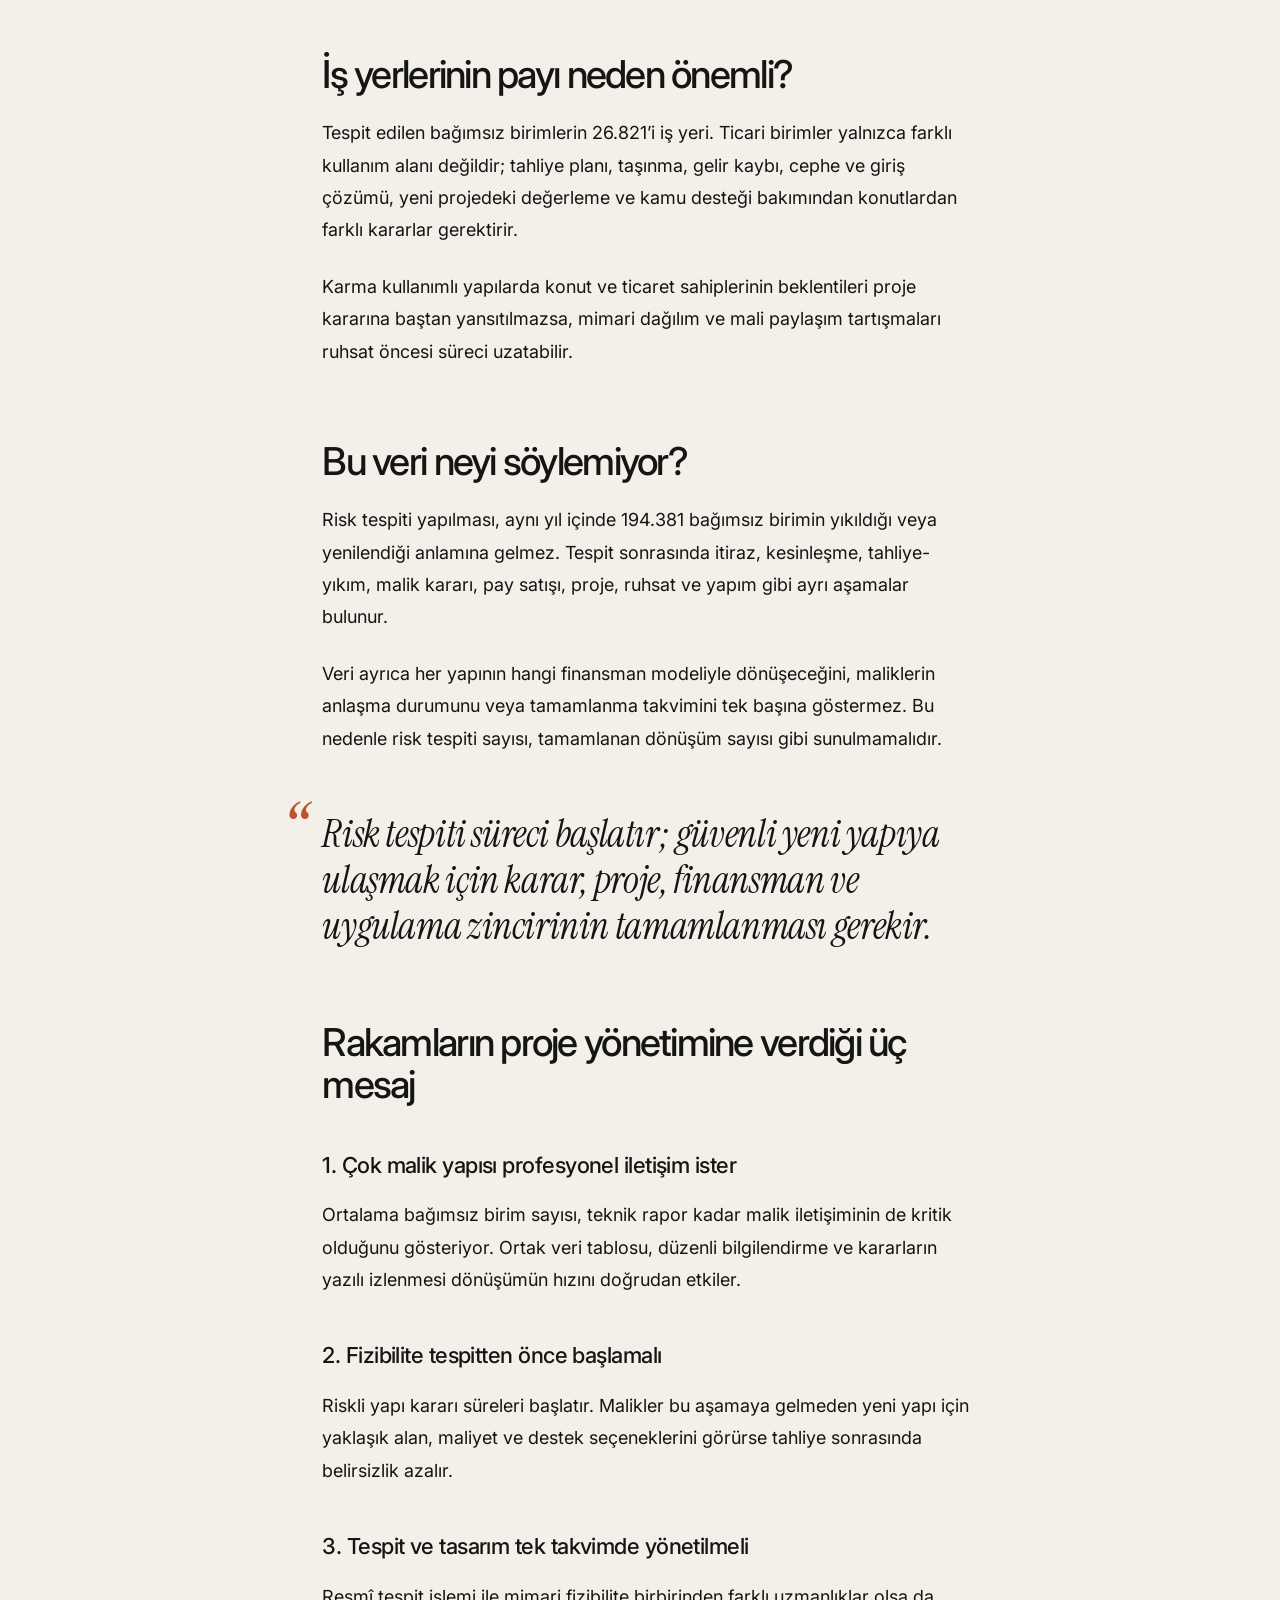
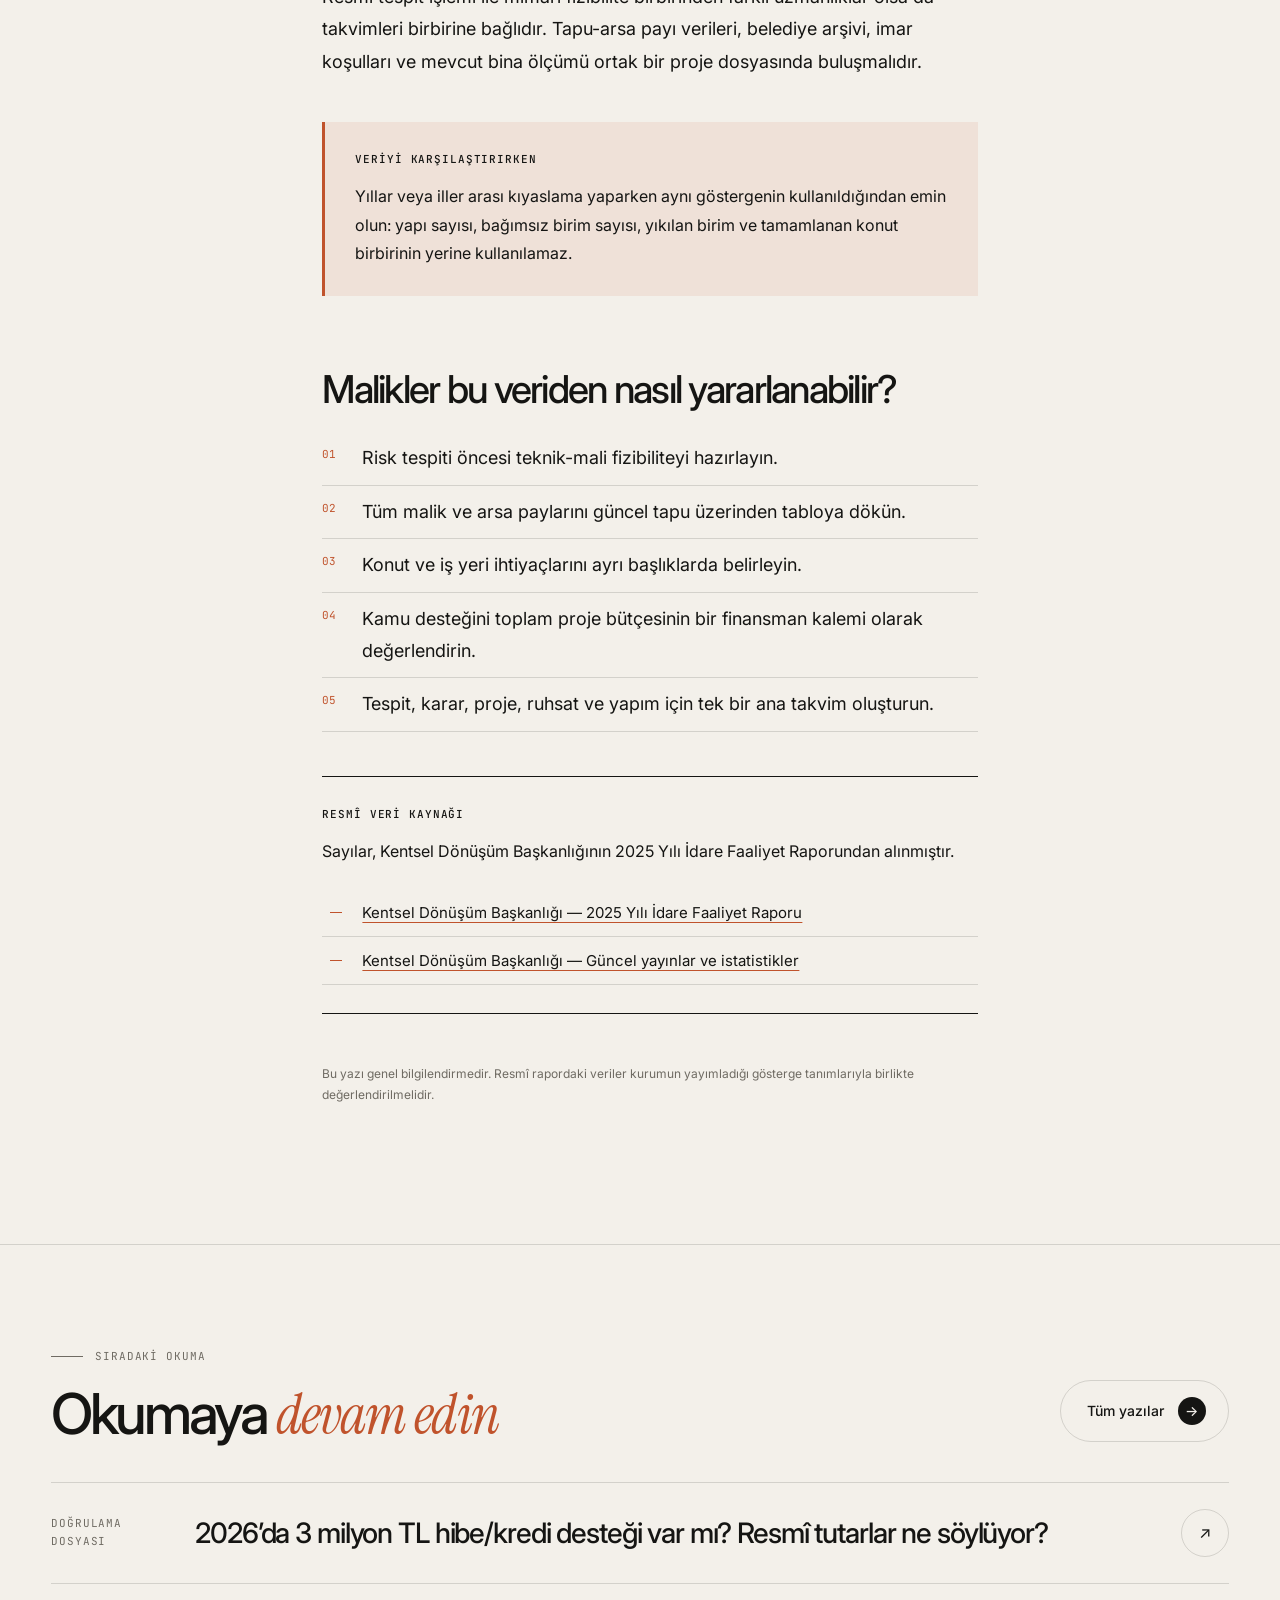
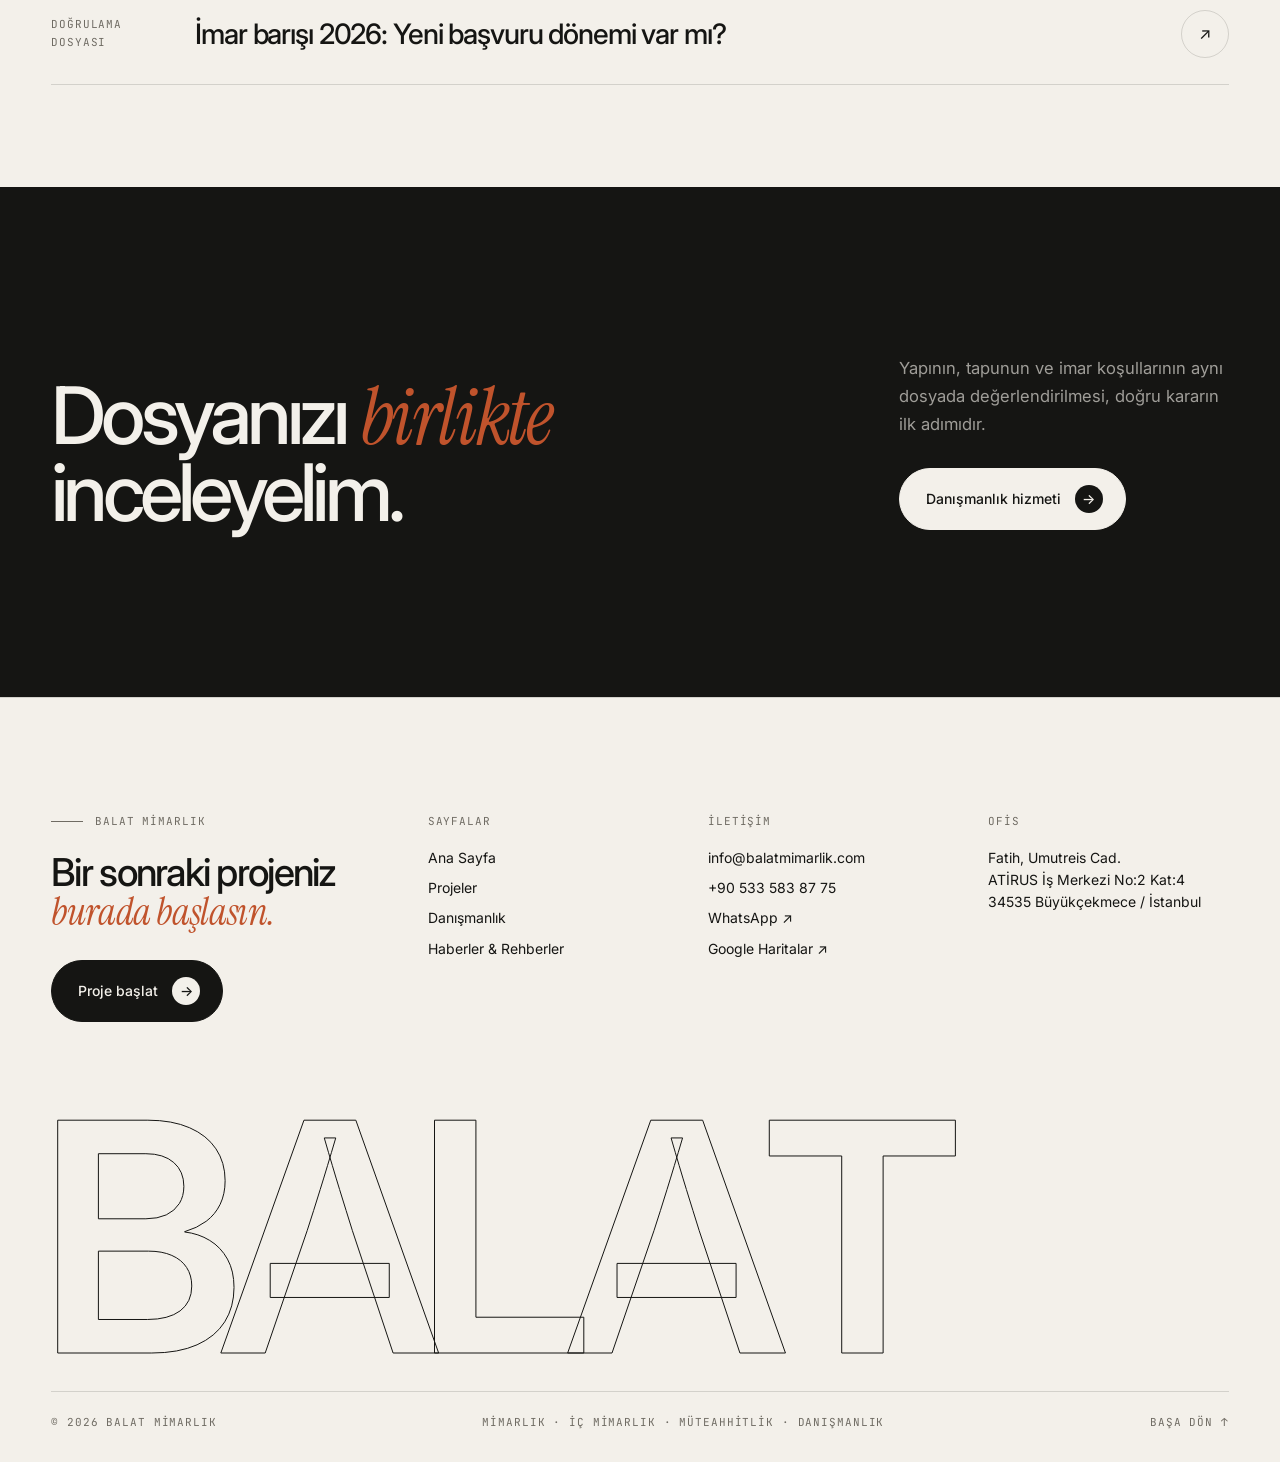
<file: haberler/2025-kentsel-donusum-verileri.html>
<!DOCTYPE html>
<html lang="tr">
<head>
<meta charset="UTF-8">
<meta name="viewport" content="width=device-width, initial-scale=1.0">
<meta name="robots" content="noindex, nofollow">
<title>2025 Kentsel Dönüşüm Verileri: 194 Bin Bağımsız Birim | Balat Mimarlık</title>
  <meta name="description" content="Kentsel Dönüşüm Başkanlığı 2025 faaliyet raporu: 30.007 yapıda, 167.560 konut ve 26.821 iş yeri olmak üzere 194.381 bağımsız birimde risk tespiti."><link rel="canonical" href="https://balatmimarlik.com/haberler/2025-kentsel-donusum-verileri.html">
  <meta property="og:locale" content="tr_TR"><meta property="og:type" content="article"><meta property="og:site_name" content="Balat Mimarlık"><meta property="og:title" content="2025’te 194 Bin 381 Bağımsız Birimde Risk Tespiti"><meta property="og:description" content="KDB faaliyet raporundaki sayıların kentsel dönüşüm açısından analizi."><meta property="og:url" content="https://balatmimarlik.com/haberler/2025-kentsel-donusum-verileri.html"><meta property="og:image" content="https://balatmimarlik.com/images/kumburgazvilla/01.webp"><meta property="article:published_time" content="2026-07-22T09:00:00+03:00"><meta name="twitter:card" content="summary_large_image">
  <script type="application/ld+json">{"@context":"https://schema.org","@graph":[{"@type":"AnalysisNewsArticle","headline":"2025’te 194 bin 381 bağımsız birimde risk tespiti: Rakamlar ne anlatıyor?","datePublished":"2026-07-22T09:00:00+03:00","dateModified":"2026-07-22T09:00:00+03:00","inLanguage":"tr-TR","mainEntityOfPage":"https://balatmimarlik.com/haberler/2025-kentsel-donusum-verileri.html","image":"https://balatmimarlik.com/images/kumburgazvilla/01.webp","author":{"@type":"Organization","name":"Balat Mimarlık Editoryal"},"publisher":{"@id":"https://balatmimarlik.com/#organization"}},{"@type":"Dataset","name":"Kentsel Dönüşüm Başkanlığı 2025 riskli yapı tespiti verileri","description":"2025 yılında risk tespiti yapılan yapı ve bağımsız birimler.","creator":{"@type":"GovernmentOrganization","name":"Kentsel Dönüşüm Başkanlığı"},"distribution":{"@type":"DataDownload","encodingFormat":"application/pdf","contentUrl":"https://kdb.gov.tr/files/mevzuatdosya/202631014423456659.pdf"}},{"@type":"BreadcrumbList","itemListElement":[{"@type":"ListItem","position":1,"name":"Ana Sayfa","item":"https://balatmimarlik.com/"},{"@type":"ListItem","position":2,"name":"Haberler","item":"https://balatmimarlik.com/haberler/"},{"@type":"ListItem","position":3,"name":"2025 Kentsel Dönüşüm Verileri","item":"https://balatmimarlik.com/haberler/2025-kentsel-donusum-verileri.html"}]}]}</script>
<meta name="theme-color" content="#f3f0ea">
<link rel="icon" href="/favicon.ico">
<link rel="apple-touch-icon" href="/icon.png">
<link rel="manifest" href="/site.webmanifest">
<link rel="preconnect" href="https://fonts.googleapis.com">
<link rel="preconnect" href="https://fonts.gstatic.com" crossorigin>
<link href="https://fonts.googleapis.com/css2?family=Inter:wght@300;400;500;600&family=Instrument+Serif:ital@0;1&family=JetBrains+Mono:wght@400;500&display=swap" rel="stylesheet">
<link rel="stylesheet" href="/assets/css/balat.css">
<script>try{if(localStorage.getItem('bm-mode')==='blueprint')document.documentElement.dataset.mode='blueprint'}catch(e){}</script>
</head>
<body>
<a class="skip-link" href="#main">İçeriğe geç</a>
<div class="grid-bg" aria-hidden="true"></div>
<div class="progress" id="progress" aria-hidden="true"></div>
<div class="cursor hide" id="cursor" aria-hidden="true"><span>Aç</span></div>
<header class="header" id="header">
  <a href="/" class="brand" aria-label="Balat Mimarlık ana sayfa"><img src="/images/balatlogo.png" alt="Balat Mimarlık" width="102" height="38"></a>
  <nav class="nav" aria-label="Ana menü"><a href="/#hakkimizda">Hakkımızda</a><a href="/#projeler">Projeler</a><a href="/#hizmetler">Hizmetler</a><a href="/danismanlik.html">Danışmanlık</a><a href="/haberler/" aria-current="page">Haberler</a><a href="/#iletisim">İletişim</a></nav>
  <div class="header-actions">
    <button class="mode-toggle" id="modeToggle" aria-pressed="false" title="Siteyi teknik çizim moduna geçir"><span class="knob"></span><span class="lbl mono">Çizim modu</span></button>
    <button class="burger" id="burger" aria-label="Menüyü aç" aria-expanded="false" aria-controls="mobileMenu"><span></span></button>
  </div>
</header>
<nav class="mobile-menu" id="mobileMenu" aria-hidden="true" aria-label="Mobil menü">
  <a href="/#hakkimizda">Hakkımızda <span class="mono">01</span></a><a href="/#projeler">Projeler <span class="mono">02</span></a><a href="/#hizmetler">Hizmetler <span class="mono">03</span></a><a href="/danismanlik.html">Danışmanlık <span class="mono">04</span></a><a href="/haberler/">Haberler <span class="mono">05</span></a><a href="/#iletisim">İletişim <span class="mono">06</span></a>
  <div class="mm-foot mono"><a href="tel:+905335838775" style="font-size:inherit;border:0;padding:0">+90 533 583 87 75</a><a href="mailto:info@balatmimarlik.com" style="font-size:inherit;border:0;padding:0">info@balatmimarlik.com</a></div>
</nav>
<main id="main">
<header class="article-hero"><div class="container"><nav class="breadcrumbs" aria-label="İçerik yolu"><a href="/">Ana Sayfa</a><span><a href="/haberler/">Haberler</a></span><span aria-current="page">2025 Verileri</span></nav><div class="article-header"><div><span class="article-kicker">Veri analizi · KDB faaliyet raporu</span><h1 class="article-title">2025’te 194 bin 381 bağımsız birimde risk tespiti: Rakamlar ne anlatıyor?</h1></div><div class="article-meta"><span><strong>Yayın:</strong><br>22 Temmuz 2026</span><span><strong>Okuma:</strong><br>5 dakika</span><span><strong>İnceleyen:</strong><br>Balat Mimarlık Editoryal</span></div></div></div></header>
    <article class="container article-layout"><aside class="article-aside"><strong>Bu yazıda</strong><a href="#rakamlar">Temel rakamlar</a><a href="#anlam">Ne anlama geliyor?</a><a href="#yanlis-okuma">Ne söylemiyor?</a><a href="#proje">Projeye etkisi</a><a href="#kaynak">Kaynak</a></aside>
      <div class="article-body">
        <p class="lead">Kentsel Dönüşüm Başkanlığının 2025 faaliyet raporu, riskli yapı tespitinin ülke genelindeki ölçeğini somutlaştırıyor. Ancak sayıların doğru okunması için “tespit”, “yıkım” ve “yeni yapının tamamlanması” aşamalarını birbirinden ayırmak gerekiyor.</p>
        <div class="fact-box" id="rakamlar"><strong>2025 özeti</strong><p>Rapora göre 2025 yılında Türkiye genelinde 30.007 yapıda risk tespiti yapıldı. Bu yapılarda 167.560 konut ve 26.821 iş yeri olmak üzere toplam 194.381 bağımsız birim bulunuyor.</p></div>
        <h2 id="anlam">Yapı sayısı ile bağımsız birim sayısı neden farklı?</h2>
        <p>Bir “yapı” tek bir villa olabileceği gibi onlarca konut ve iş yeri içeren büyük bir apartman veya blok da olabilir. Bu nedenle 30.007 yapı, dönüşümden etkilenebilecek kişi ve mülkiyet ölçeğini tek başına göstermez. 194.381 bağımsız birim, işlemin malik, kiracı ve ticari kullanıcı tarafındaki gerçek kapsamını daha iyi anlatır.</p>
        <p>Basit bir oranla bakıldığında, risk tespiti yapılan her yapı başına ortalama yaklaşık 6,5 bağımsız birim düşüyor. Bu ortalama, şehir ve yapı tipleri arasındaki büyük farkları gizler; yine de dönüşümün önemli bölümünün çok malik ve çok birimli yapılarda ilerlediğini düşündürür.</p>
        <h2>İş yerlerinin payı neden önemli?</h2>
        <p>Tespit edilen bağımsız birimlerin 26.821’i iş yeri. Ticari birimler yalnızca farklı kullanım alanı değildir; tahliye planı, taşınma, gelir kaybı, cephe ve giriş çözümü, yeni projedeki değerleme ve kamu desteği bakımından konutlardan farklı kararlar gerektirir.</p>
        <p>Karma kullanımlı yapılarda konut ve ticaret sahiplerinin beklentileri proje kararına baştan yansıtılmazsa, mimari dağılım ve mali paylaşım tartışmaları ruhsat öncesi süreci uzatabilir.</p>
        <h2 id="yanlis-okuma">Bu veri neyi söylemiyor?</h2>
        <p>Risk tespiti yapılması, aynı yıl içinde 194.381 bağımsız birimin yıkıldığı veya yenilendiği anlamına gelmez. Tespit sonrasında itiraz, kesinleşme, tahliye-yıkım, malik kararı, pay satışı, proje, ruhsat ve yapım gibi ayrı aşamalar bulunur.</p>
        <p>Veri ayrıca her yapının hangi finansman modeliyle dönüşeceğini, maliklerin anlaşma durumunu veya tamamlanma takvimini tek başına göstermez. Bu nedenle risk tespiti sayısı, tamamlanan dönüşüm sayısı gibi sunulmamalıdır.</p>
        <blockquote><p>Risk tespiti süreci başlatır; güvenli yeni yapıya ulaşmak için karar, proje, finansman ve uygulama zincirinin tamamlanması gerekir.</p></blockquote>
        <h2 id="proje">Rakamların proje yönetimine verdiği üç mesaj</h2>
        <h3>1. Çok malik yapısı profesyonel iletişim ister</h3>
        <p>Ortalama bağımsız birim sayısı, teknik rapor kadar malik iletişiminin de kritik olduğunu gösteriyor. Ortak veri tablosu, düzenli bilgilendirme ve kararların yazılı izlenmesi dönüşümün hızını doğrudan etkiler.</p>
        <h3>2. Fizibilite tespitten önce başlamalı</h3>
        <p>Riskli yapı kararı süreleri başlatır. Malikler bu aşamaya gelmeden yeni yapı için yaklaşık alan, maliyet ve destek seçeneklerini görürse tahliye sonrasında belirsizlik azalır.</p>
        <h3>3. Tespit ve tasarım tek takvimde yönetilmeli</h3>
        <p>Resmî tespit işlemi ile mimari fizibilite birbirinden farklı uzmanlıklar olsa da takvimleri birbirine bağlıdır. Tapu-arsa payı verileri, belediye arşivi, imar koşulları ve mevcut bina ölçümü ortak bir proje dosyasında buluşmalıdır.</p>
        <div class="warning-box"><strong>Veriyi karşılaştırırken</strong><p>Yıllar veya iller arası kıyaslama yaparken aynı göstergenin kullanıldığından emin olun: yapı sayısı, bağımsız birim sayısı, yıkılan birim ve tamamlanan konut birbirinin yerine kullanılamaz.</p></div>
        <h2>Malikler bu veriden nasıl yararlanabilir?</h2>
        <ol><li>Risk tespiti öncesi teknik-mali fizibiliteyi hazırlayın.</li><li>Tüm malik ve arsa paylarını güncel tapu üzerinden tabloya dökün.</li><li>Konut ve iş yeri ihtiyaçlarını ayrı başlıklarda belirleyin.</li><li>Kamu desteğini toplam proje bütçesinin bir finansman kalemi olarak değerlendirin.</li><li>Tespit, karar, proje, ruhsat ve yapım için tek bir ana takvim oluşturun.</li></ol>
        <div class="source-box" id="kaynak"><strong>Resmî veri kaynağı</strong><p>Sayılar, Kentsel Dönüşüm Başkanlığının 2025 Yılı İdare Faaliyet Raporundan alınmıştır.</p><ul><li><a href="https://kdb.gov.tr/files/mevzuatdosya/202631014423456659.pdf" target="_blank" rel="noopener">Kentsel Dönüşüm Başkanlığı — 2025 Yılı İdare Faaliyet Raporu</a></li><li><a href="https://kdb.gov.tr/" target="_blank" rel="noopener">Kentsel Dönüşüm Başkanlığı — Güncel yayınlar ve istatistikler</a></li></ul></div>
        <p><small>Bu yazı genel bilgilendirmedir. Resmî rapordaki veriler kurumun yayımladığı gösterge tanımlarıyla birlikte değerlendirilmelidir.</small></p>
      </div><aside class="article-rail"><strong>İlgili içerikler</strong><a href="/haberler/riskli-yapi-tespiti-ve-itiraz-sureci.html">Riskli yapı tespiti</a><a href="/haberler/yarisi-bizden-2026.html">Yarısı Bizden 2026</a><a href="/danismanlik.html">Dönüşüm yol haritası</a></aside>
    </article>
  
<section class="article-next">
  <div class="sec-head" style="margin-bottom:40px"><div><p class="kicker mono">Sıradaki okuma</p><h2 class="h2" style="font-size:clamp(34px,4.4vw,64px)">Okumaya <span class="serif">devam edin</span></h2></div><a class="btn ghost" href="/haberler/">Tüm yazılar <span class="arrow">→</span></a></div>
  <div class="rows"><a class="row" href="/haberler/3-milyon-tl-destek-iddiasi-2026.html"><span class="mono">Doğrulama dosyası</span><div><h3>2026’da 3 milyon TL hibe/kredi desteği var mı? Resmî tutarlar ne söylüyor?</h3></div><span class="arr" aria-hidden="true">↗</span></a><a class="row" href="/haberler/imar-barisi-2026.html"><span class="mono">Doğrulama dosyası</span><div><h3>İmar barışı 2026: Yeni başvuru dönemi var mı?</h3></div><span class="arr" aria-hidden="true">↗</span></a></div>
</section>
<section class="sec on-dark">
  <div class="page-hero-grid">
    <h2 class="h2">Dosyanızı <span class="serif">birlikte</span> inceleyelim.</h2>
    <div><p class="lede" style="margin-bottom:30px">Yapının, tapunun ve imar koşullarının aynı dosyada değerlendirilmesi, doğru kararın ilk adımıdır.</p><a class="btn" href="/danismanlik.html">Danışmanlık hizmeti <span class="arrow">→</span></a></div>
  </div>
</section>
</main>
<footer class="footer">
  <div class="footer-top">
    <div><p class="kicker mono">Balat Mimarlık</p><h2>Bir sonraki projeniz <span class="serif">burada başlasın.</span></h2><div style="margin-top:28px"><a class="btn" href="/#brif">Proje başlat <span class="arrow">→</span></a></div></div>
    <div class="footer-col"><span class="mono">Sayfalar</span><a href="/">Ana Sayfa</a><a href="/#projeler">Projeler</a><a href="/danismanlik.html">Danışmanlık</a><a href="/haberler/">Haberler &amp; Rehberler</a></div>
    <div class="footer-col"><span class="mono">İletişim</span><a href="mailto:info@balatmimarlik.com">info@balatmimarlik.com</a><a href="tel:+905335838775">+90 533 583 87 75</a><a href="https://wa.me/905335838775" target="_blank" rel="noopener">WhatsApp ↗</a><a href="https://maps.app.goo.gl/Trg3NMXac2ggAAPw8" target="_blank" rel="noopener">Google Haritalar ↗</a></div>
    <div class="footer-col"><span class="mono">Ofis</span><span>Fatih, Umutreis Cad.<br>ATİRUS İş Merkezi No:2 Kat:4<br>34535 Büyükçekmece / İstanbul</span></div>
  </div>
  <p class="footer-word" aria-hidden="true"><span>B</span><span>A</span><span>L</span><span>A</span><span>T</span></p>
  <div class="footer-bar mono"><span>© 2026 Balat Mimarlık</span><span>Mimarlık · İç Mimarlık · Müteahhitlik · Danışmanlık</span><a href="#main">Başa dön ↑</a></div>
</footer>
<a class="wa" href="https://wa.me/905335838775?text=Merhaba%2C%20binam%C4%B1z%C4%B1n%20kentsel%20d%C3%B6n%C3%BC%C5%9F%C3%BCm%20yol%20haritas%C4%B1%20hakk%C4%B1nda%20g%C3%B6r%C3%BC%C5%9Fmek%20istiyorum." target="_blank" rel="noopener" aria-label="WhatsApp ile yazın"><svg viewBox="0 0 32 32" fill="#fff" aria-hidden="true"><circle cx="16" cy="16" r="16" fill="rgba(0,0,0,.12)"/><path d="M22.6 18.9c-.3-.2-2-1-2.3-1.1-.3-.1-.5-.2-.8.2-.2.3-.9 1.1-1.1 1.3-.2.2-.4.3-.7.1-.3-.2-1.4-.5-2.7-1.7-1-.9-1.7-2-1.9-2.3-.2-.3 0-.5.1-.7l.5-.6c.2-.2.2-.4.3-.6.1-.2 0-.5 0-.6l-1.1-2.6c-.3-.7-.6-.6-.8-.6h-.7c-.2 0-.6.1-.9.4-.3.3-1.2 1.1-1.2 2.8s1.2 3.2 1.4 3.5c.2.2 2.4 3.6 5.7 5 2.8 1.1 3.4.9 4 .8.6-.1 2-.8 2.3-1.6.3-.8.3-1.4.2-1.6-.1-.1-.3-.2-.5-.3z"/></svg><span class="t">WhatsApp</span></a>
<script src="/assets/js/balat.js"></script>

</body>
</html>
</file>
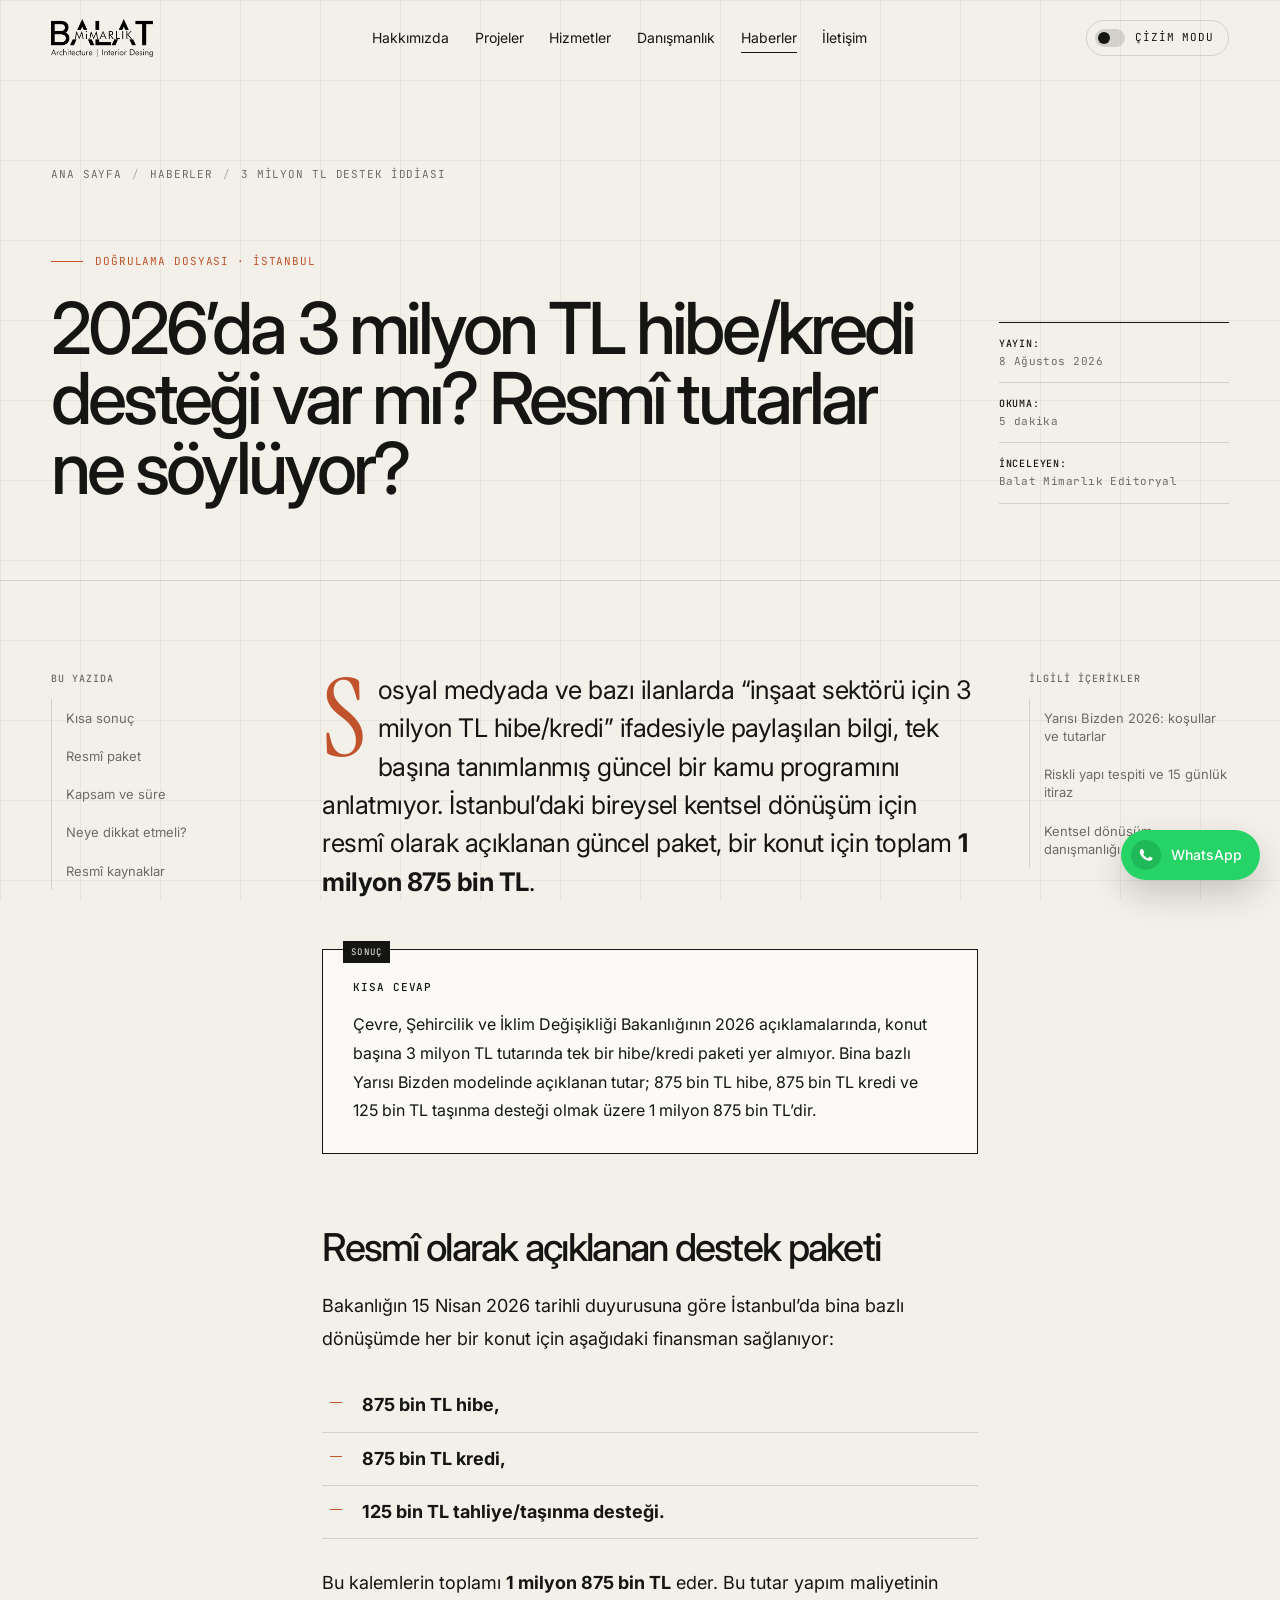
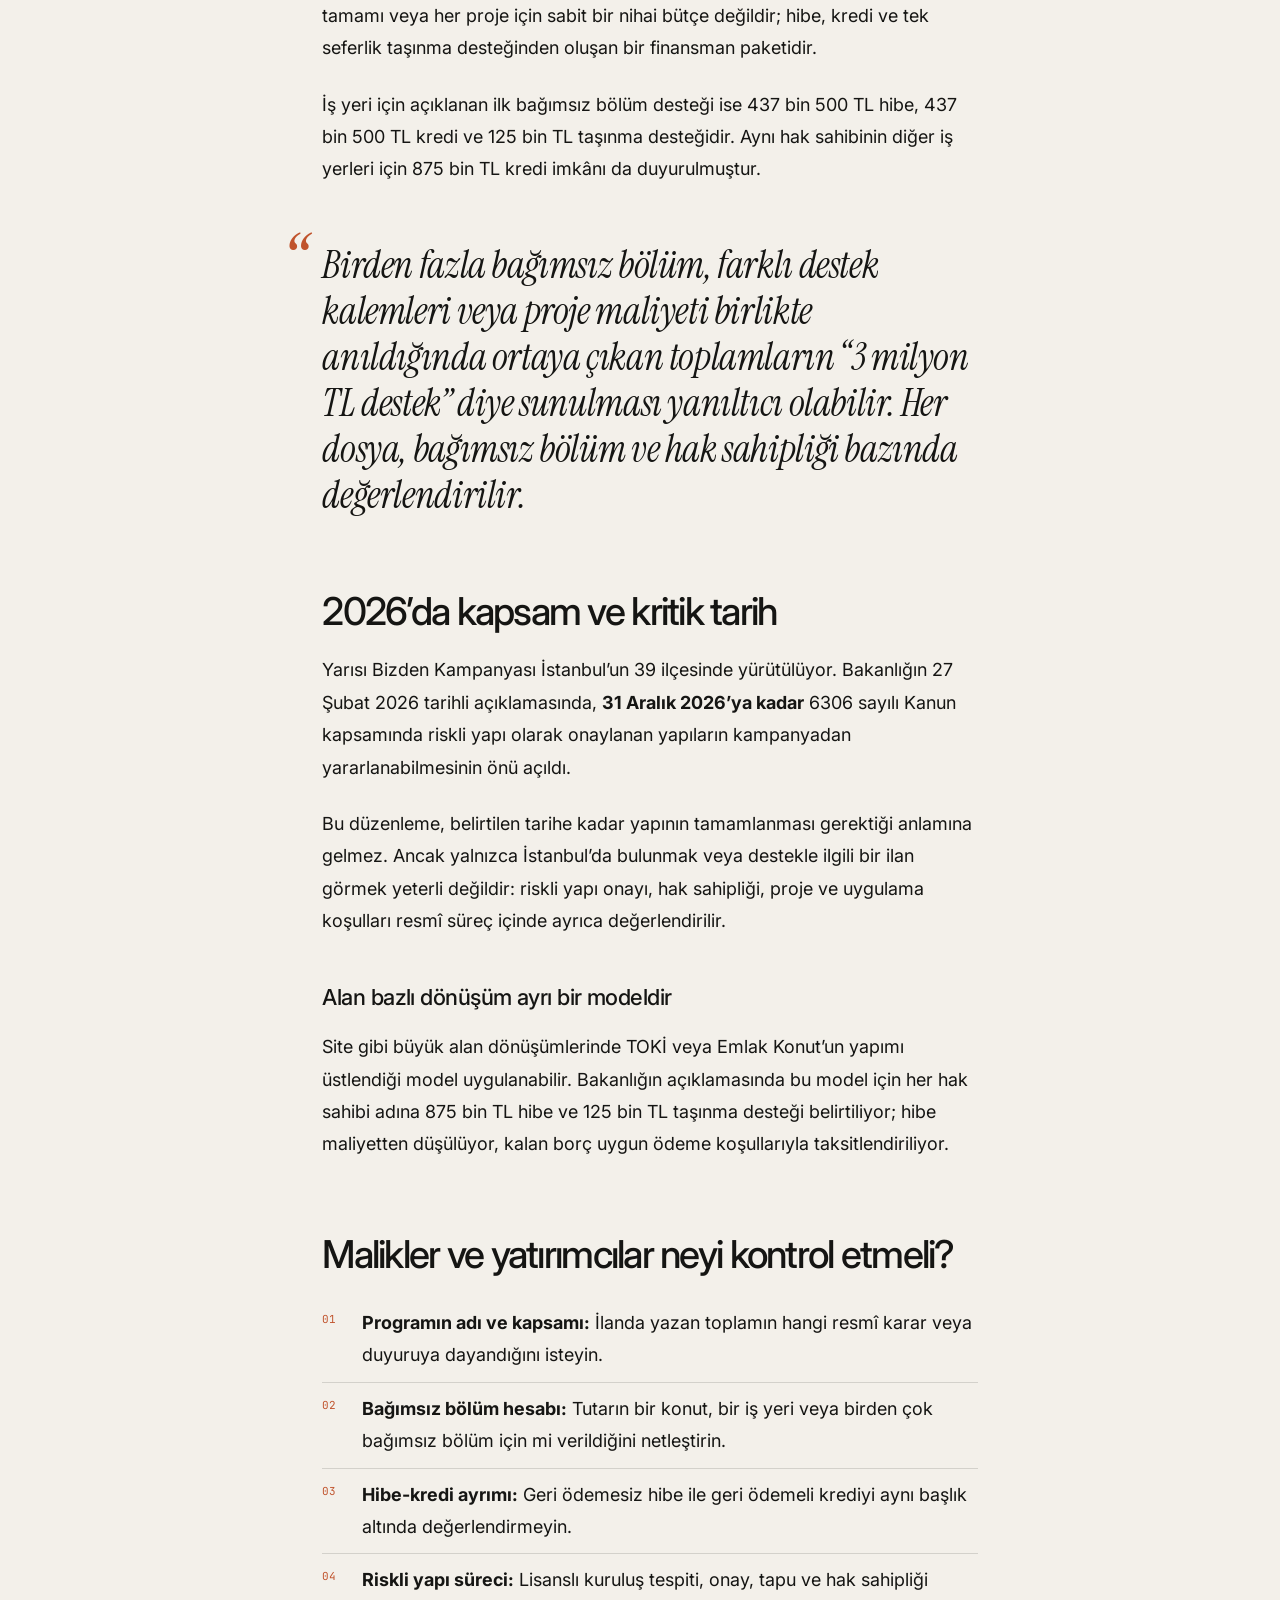
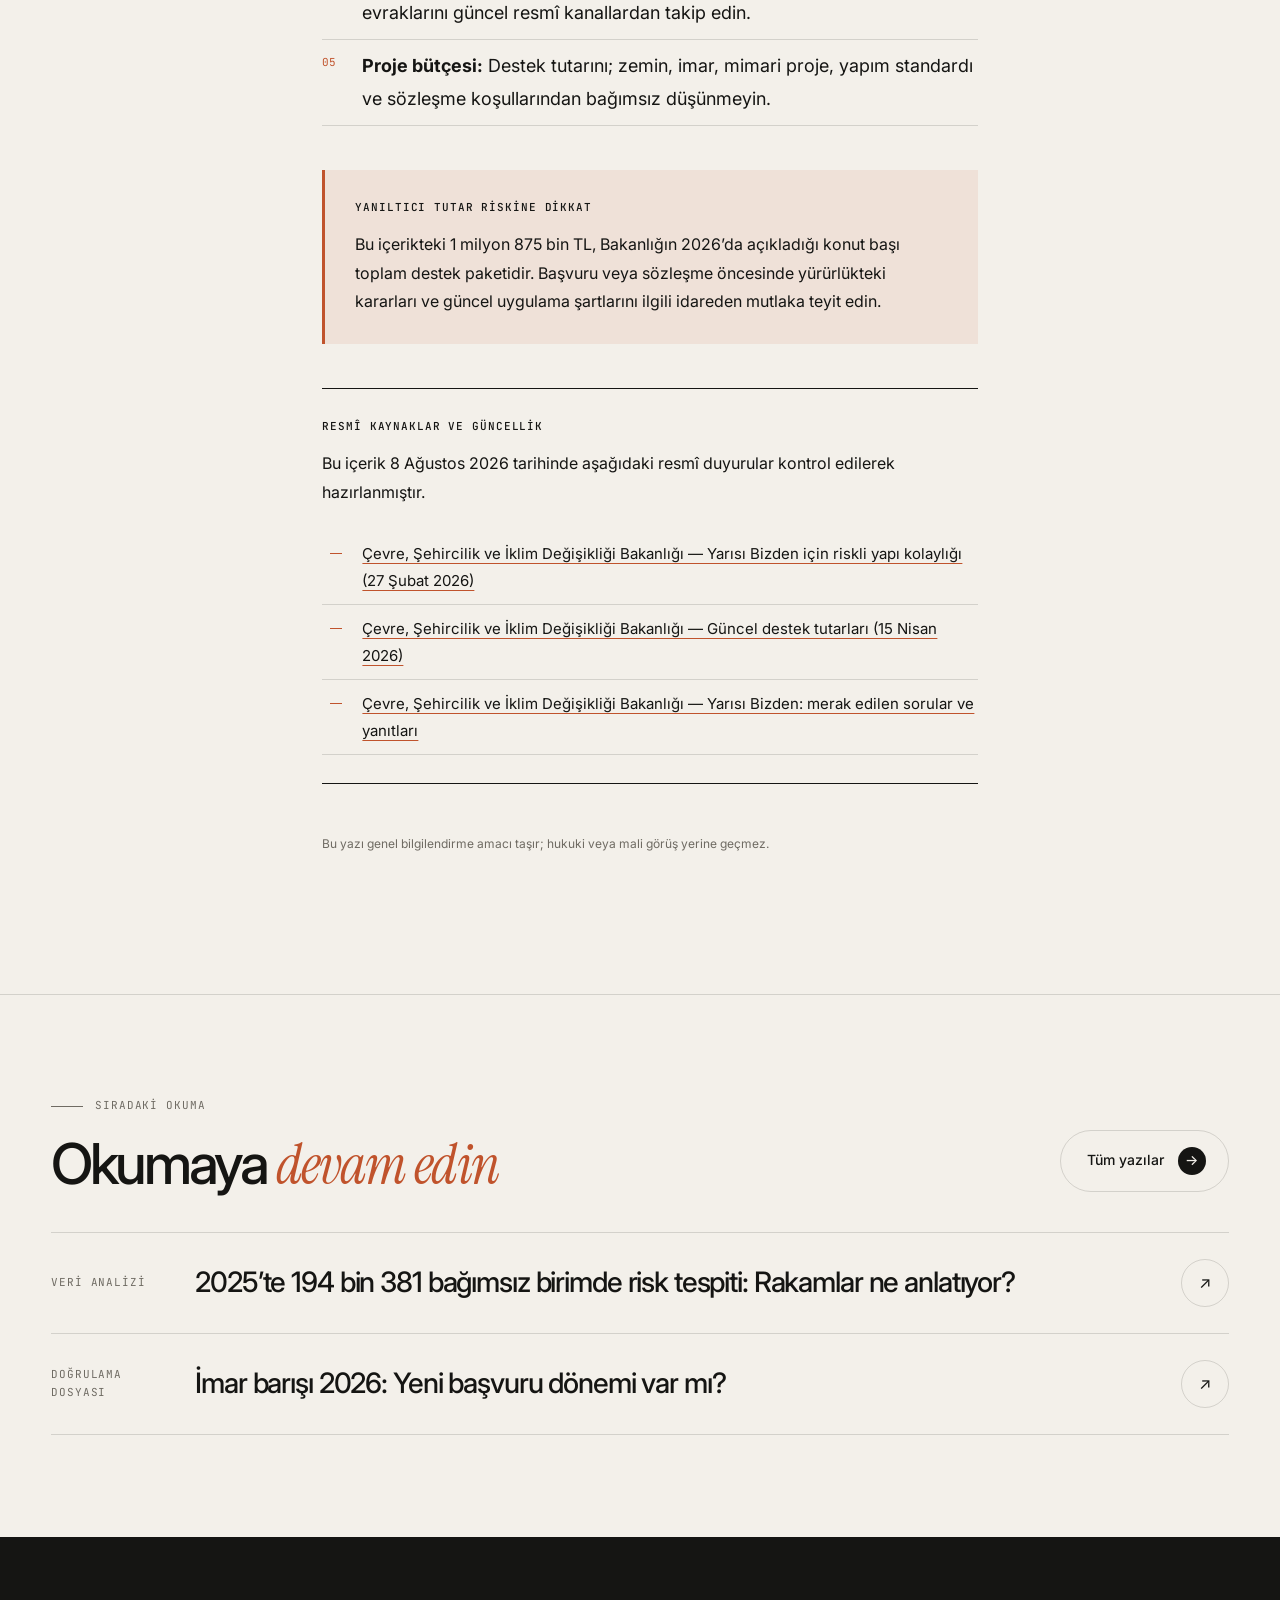
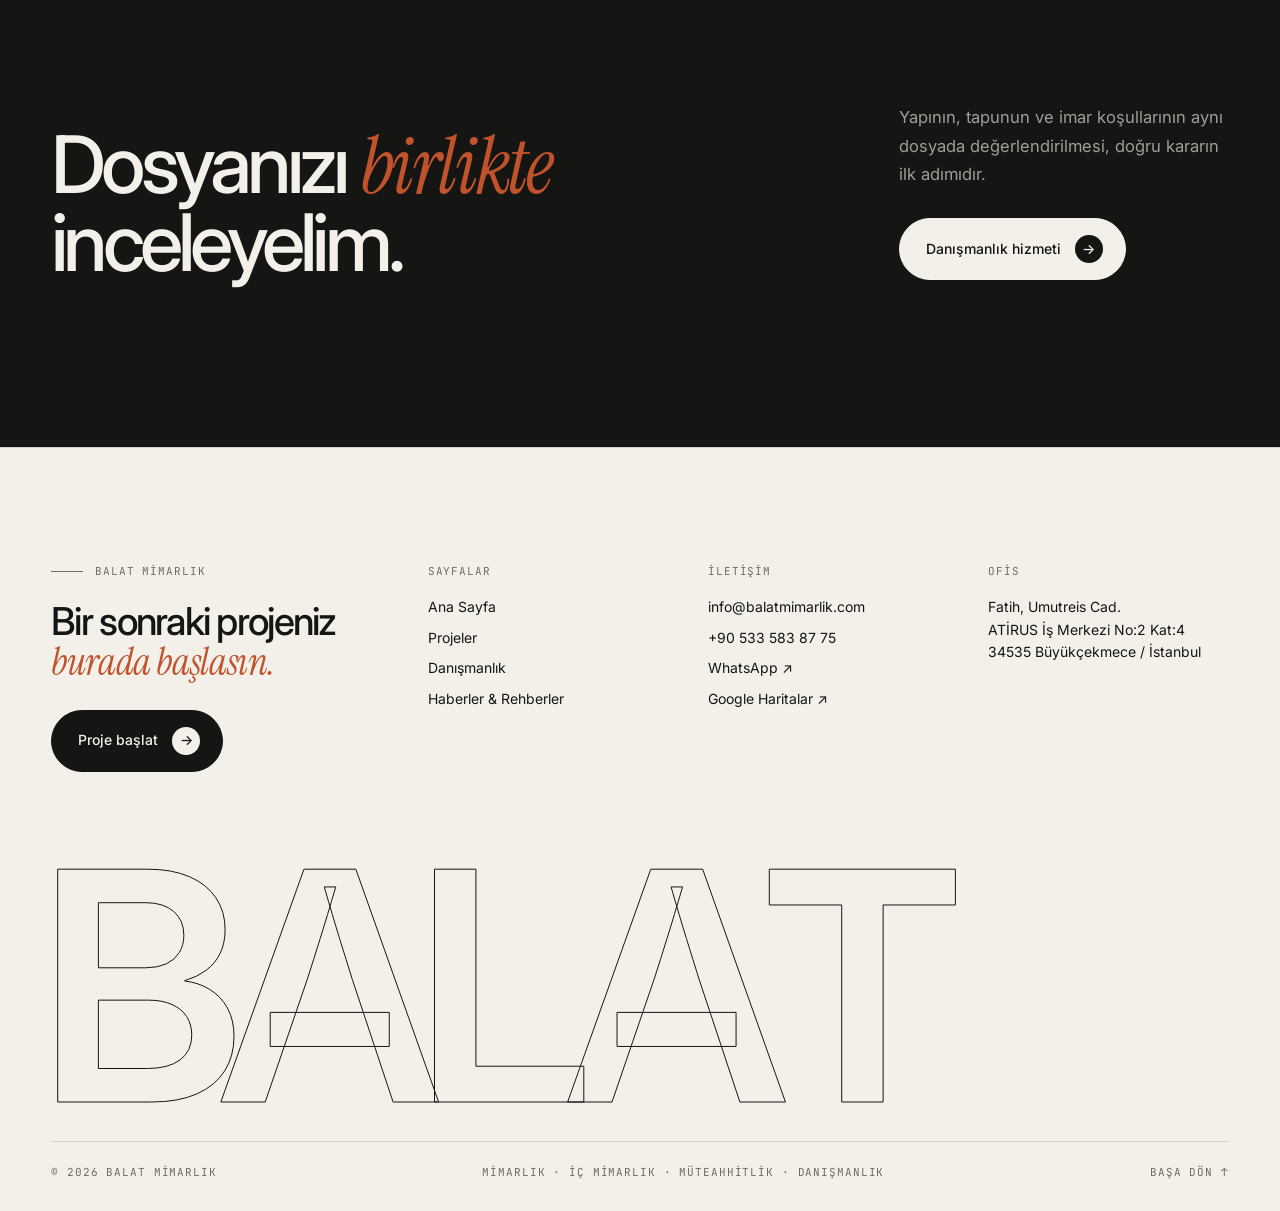
<file: haberler/3-milyon-tl-destek-iddiasi-2026.html>
<!DOCTYPE html>
<html lang="tr">
<head>
<meta charset="UTF-8">
<meta name="viewport" content="width=device-width, initial-scale=1.0">
<meta name="robots" content="noindex, nofollow">
<title>2026’da 3 Milyon TL Desteği Var mı? Resmî Tutarlar | Balat Mimarlık</title>
  <meta name="description" content="2026’da inşaat ve kentsel dönüşüm için 3 milyon TL hibe/kredi iddiasını resmî kaynaklarla inceliyoruz. İstanbul’daki Yarısı Bizden desteğinin güncel tutarı ve kapsamı.">
  <link rel="canonical" href="https://balatmimarlik.com/haberler/3-milyon-tl-destek-iddiasi-2026.html">
  <meta property="og:locale" content="tr_TR"><meta property="og:type" content="article"><meta property="og:site_name" content="Balat Mimarlık"><meta property="og:title" content="2026’da 3 Milyon TL Desteği Var mı? Resmî Tutarlar"><meta property="og:description" content="Kentsel dönüşümde 3 milyon TL desteği iddiasını resmî kaynaklarla doğruluyoruz."><meta property="og:url" content="https://balatmimarlik.com/haberler/3-milyon-tl-destek-iddiasi-2026.html"><meta property="og:image" content="https://balatmimarlik.com/images/kumburgazvilla/01.webp"><meta property="article:published_time" content="2026-08-08T09:00:00+03:00"><meta property="article:modified_time" content="2026-08-08T09:00:00+03:00"><meta name="twitter:card" content="summary_large_image">
  <script type="application/ld+json">
  {"@context":"https://schema.org","@graph":[{"@type":"NewsArticle","headline":"2026’da 3 milyon TL hibe/kredi desteği var mı? Resmî tutarlar ne söylüyor?","description":"Kentsel dönüşümde 3 milyon TL desteği iddiasının resmî kaynaklarla doğrulanması.","datePublished":"2026-08-08T09:00:00+03:00","dateModified":"2026-08-08T09:00:00+03:00","inLanguage":"tr-TR","mainEntityOfPage":"https://balatmimarlik.com/haberler/3-milyon-tl-destek-iddiasi-2026.html","image":"https://balatmimarlik.com/images/kumburgazvilla/01.webp","author":{"@type":"Organization","name":"Balat Mimarlık Editoryal","url":"https://balatmimarlik.com/"},"publisher":{"@id":"https://balatmimarlik.com/#organization"}},{"@type":"BreadcrumbList","itemListElement":[{"@type":"ListItem","position":1,"name":"Ana Sayfa","item":"https://balatmimarlik.com/"},{"@type":"ListItem","position":2,"name":"Haberler","item":"https://balatmimarlik.com/haberler/"},{"@type":"ListItem","position":3,"name":"3 milyon TL destek iddiası","item":"https://balatmimarlik.com/haberler/3-milyon-tl-destek-iddiasi-2026.html"}]}]}
  </script>
<meta name="theme-color" content="#f3f0ea">
<link rel="icon" href="/favicon.ico">
<link rel="apple-touch-icon" href="/icon.png">
<link rel="manifest" href="/site.webmanifest">
<link rel="preconnect" href="https://fonts.googleapis.com">
<link rel="preconnect" href="https://fonts.gstatic.com" crossorigin>
<link href="https://fonts.googleapis.com/css2?family=Inter:wght@300;400;500;600&family=Instrument+Serif:ital@0;1&family=JetBrains+Mono:wght@400;500&display=swap" rel="stylesheet">
<link rel="stylesheet" href="/assets/css/balat.css">
<script>try{if(localStorage.getItem('bm-mode')==='blueprint')document.documentElement.dataset.mode='blueprint'}catch(e){}</script>
</head>
<body>
<a class="skip-link" href="#main">İçeriğe geç</a>
<div class="grid-bg" aria-hidden="true"></div>
<div class="progress" id="progress" aria-hidden="true"></div>
<div class="cursor hide" id="cursor" aria-hidden="true"><span>Aç</span></div>
<header class="header" id="header">
  <a href="/" class="brand" aria-label="Balat Mimarlık ana sayfa"><img src="/images/balatlogo.png" alt="Balat Mimarlık" width="102" height="38"></a>
  <nav class="nav" aria-label="Ana menü"><a href="/#hakkimizda">Hakkımızda</a><a href="/#projeler">Projeler</a><a href="/#hizmetler">Hizmetler</a><a href="/danismanlik.html">Danışmanlık</a><a href="/haberler/" aria-current="page">Haberler</a><a href="/#iletisim">İletişim</a></nav>
  <div class="header-actions">
    <button class="mode-toggle" id="modeToggle" aria-pressed="false" title="Siteyi teknik çizim moduna geçir"><span class="knob"></span><span class="lbl mono">Çizim modu</span></button>
    <button class="burger" id="burger" aria-label="Menüyü aç" aria-expanded="false" aria-controls="mobileMenu"><span></span></button>
  </div>
</header>
<nav class="mobile-menu" id="mobileMenu" aria-hidden="true" aria-label="Mobil menü">
  <a href="/#hakkimizda">Hakkımızda <span class="mono">01</span></a><a href="/#projeler">Projeler <span class="mono">02</span></a><a href="/#hizmetler">Hizmetler <span class="mono">03</span></a><a href="/danismanlik.html">Danışmanlık <span class="mono">04</span></a><a href="/haberler/">Haberler <span class="mono">05</span></a><a href="/#iletisim">İletişim <span class="mono">06</span></a>
  <div class="mm-foot mono"><a href="tel:+905335838775" style="font-size:inherit;border:0;padding:0">+90 533 583 87 75</a><a href="mailto:info@balatmimarlik.com" style="font-size:inherit;border:0;padding:0">info@balatmimarlik.com</a></div>
</nav>
<main id="main">
<header class="article-hero"><div class="container"><nav class="breadcrumbs" aria-label="İçerik yolu"><a href="/">Ana Sayfa</a><span><a href="/haberler/">Haberler</a></span><span aria-current="page">3 milyon TL destek iddiası</span></nav><div class="article-header"><div><span class="article-kicker">Doğrulama dosyası · İstanbul</span><h1 class="article-title">2026’da 3 milyon TL hibe/kredi desteği var mı? Resmî tutarlar ne söylüyor?</h1></div><div class="article-meta"><span><strong>Yayın:</strong><br>8 Ağustos 2026</span><span><strong>Okuma:</strong><br>5 dakika</span><span><strong>İnceleyen:</strong><br>Balat Mimarlık Editoryal</span></div></div></div></header>
    <article class="container article-layout">
      <aside class="article-aside"><strong>Bu yazıda</strong><a href="#sonuc">Kısa sonuç</a><a href="#resmi-paket">Resmî paket</a><a href="#kapsam">Kapsam ve süre</a><a href="#dikkat">Neye dikkat etmeli?</a><a href="#kaynaklar">Resmî kaynaklar</a></aside>
      <div class="article-body">
        <p class="lead">Sosyal medyada ve bazı ilanlarda “inşaat sektörü için 3 milyon TL hibe/kredi” ifadesiyle paylaşılan bilgi, tek başına tanımlanmış güncel bir kamu programını anlatmıyor. İstanbul’daki bireysel kentsel dönüşüm için resmî olarak açıklanan güncel paket, bir konut için toplam <strong>1 milyon 875 bin TL</strong>.</p>
        <div class="fact-box" id="sonuc"><strong>Kısa cevap</strong><p>Çevre, Şehircilik ve İklim Değişikliği Bakanlığının 2026 açıklamalarında, konut başına 3 milyon TL tutarında tek bir hibe/kredi paketi yer almıyor. Bina bazlı Yarısı Bizden modelinde açıklanan tutar; 875 bin TL hibe, 875 bin TL kredi ve 125 bin TL taşınma desteği olmak üzere 1 milyon 875 bin TL’dir.</p></div>
        <h2 id="resmi-paket">Resmî olarak açıklanan destek paketi</h2>
        <p>Bakanlığın 15 Nisan 2026 tarihli duyurusuna göre İstanbul’da bina bazlı dönüşümde her bir konut için aşağıdaki finansman sağlanıyor:</p>
        <ul><li><strong>875 bin TL hibe,</strong></li><li><strong>875 bin TL kredi,</strong></li><li><strong>125 bin TL tahliye/taşınma desteği.</strong></li></ul>
        <p>Bu kalemlerin toplamı <strong>1 milyon 875 bin TL</strong> eder. Bu tutar yapım maliyetinin tamamı veya her proje için sabit bir nihai bütçe değildir; hibe, kredi ve tek seferlik taşınma desteğinden oluşan bir finansman paketidir.</p>
        <p>İş yeri için açıklanan ilk bağımsız bölüm desteği ise 437 bin 500 TL hibe, 437 bin 500 TL kredi ve 125 bin TL taşınma desteğidir. Aynı hak sahibinin diğer iş yerleri için 875 bin TL kredi imkânı da duyurulmuştur.</p>
        <blockquote><p>Birden fazla bağımsız bölüm, farklı destek kalemleri veya proje maliyeti birlikte anıldığında ortaya çıkan toplamların “3 milyon TL destek” diye sunulması yanıltıcı olabilir. Her dosya, bağımsız bölüm ve hak sahipliği bazında değerlendirilir.</p></blockquote>
        <h2 id="kapsam">2026’da kapsam ve kritik tarih</h2>
        <p>Yarısı Bizden Kampanyası İstanbul’un 39 ilçesinde yürütülüyor. Bakanlığın 27 Şubat 2026 tarihli açıklamasında, <strong>31 Aralık 2026’ya kadar</strong> 6306 sayılı Kanun kapsamında riskli yapı olarak onaylanan yapıların kampanyadan yararlanabilmesinin önü açıldı.</p>
        <p>Bu düzenleme, belirtilen tarihe kadar yapının tamamlanması gerektiği anlamına gelmez. Ancak yalnızca İstanbul’da bulunmak veya destekle ilgili bir ilan görmek yeterli değildir: riskli yapı onayı, hak sahipliği, proje ve uygulama koşulları resmî süreç içinde ayrıca değerlendirilir.</p>
        <h3>Alan bazlı dönüşüm ayrı bir modeldir</h3>
        <p>Site gibi büyük alan dönüşümlerinde TOKİ veya Emlak Konut’un yapımı üstlendiği model uygulanabilir. Bakanlığın açıklamasında bu model için her hak sahibi adına 875 bin TL hibe ve 125 bin TL taşınma desteği belirtiliyor; hibe maliyetten düşülüyor, kalan borç uygun ödeme koşullarıyla taksitlendiriliyor.</p>
        <h2 id="dikkat">Malikler ve yatırımcılar neyi kontrol etmeli?</h2>
        <ol><li><strong>Programın adı ve kapsamı:</strong> İlanda yazan toplamın hangi resmî karar veya duyuruya dayandığını isteyin.</li><li><strong>Bağımsız bölüm hesabı:</strong> Tutarın bir konut, bir iş yeri veya birden çok bağımsız bölüm için mi verildiğini netleştirin.</li><li><strong>Hibe-kredi ayrımı:</strong> Geri ödemesiz hibe ile geri ödemeli krediyi aynı başlık altında değerlendirmeyin.</li><li><strong>Riskli yapı süreci:</strong> Lisanslı kuruluş tespiti, onay, tapu ve hak sahipliği evraklarını güncel resmî kanallardan takip edin.</li><li><strong>Proje bütçesi:</strong> Destek tutarını; zemin, imar, mimari proje, yapım standardı ve sözleşme koşullarından bağımsız düşünmeyin.</li></ol>
        <div class="warning-box"><strong>Yanıltıcı tutar riskine dikkat</strong><p>Bu içerikteki 1 milyon 875 bin TL, Bakanlığın 2026’da açıkladığı konut başı toplam destek paketidir. Başvuru veya sözleşme öncesinde yürürlükteki kararları ve güncel uygulama şartlarını ilgili idareden mutlaka teyit edin.</p></div>
        <div class="source-box" id="kaynaklar"><strong>Resmî kaynaklar ve güncellik</strong><p>Bu içerik 8 Ağustos 2026 tarihinde aşağıdaki resmî duyurular kontrol edilerek hazırlanmıştır.</p><ul><li><a href="https://csb.gov.tr/haberler/yarisi-bizden-icin-vatandaslara-riskli-yapi-kolayligi-303996" target="_blank" rel="noopener">Çevre, Şehircilik ve İklim Değişikliği Bakanlığı — Yarısı Bizden için riskli yapı kolaylığı (27 Şubat 2026)</a></li><li><a href="https://csb.gov.tr/haberler/istanbul-u-guvenli-ve-direncli-yarinlara-tasiyoruz-304767" target="_blank" rel="noopener">Çevre, Şehircilik ve İklim Değişikliği Bakanlığı — Güncel destek tutarları (15 Nisan 2026)</a></li><li><a href="https://csb.gov.tr/haberler/yarisi-bizden-de-merak-edilen-sorular-ve-yanitlari-301954" target="_blank" rel="noopener">Çevre, Şehircilik ve İklim Değişikliği Bakanlığı — Yarısı Bizden: merak edilen sorular ve yanıtları</a></li></ul></div>
        <p><small>Bu yazı genel bilgilendirme amacı taşır; hukuki veya mali görüş yerine geçmez.</small></p>
      </div>
      <aside class="article-rail"><strong>İlgili içerikler</strong><a href="/haberler/yarisi-bizden-2026.html">Yarısı Bizden 2026: koşullar ve tutarlar</a><a href="/haberler/riskli-yapi-tespiti-ve-itiraz-sureci.html">Riskli yapı tespiti ve 15 günlük itiraz</a><a href="/danismanlik.html">Kentsel dönüşüm danışmanlığı</a></aside>
    </article>
  
<section class="article-next">
  <div class="sec-head" style="margin-bottom:40px"><div><p class="kicker mono">Sıradaki okuma</p><h2 class="h2" style="font-size:clamp(34px,4.4vw,64px)">Okumaya <span class="serif">devam edin</span></h2></div><a class="btn ghost" href="/haberler/">Tüm yazılar <span class="arrow">→</span></a></div>
  <div class="rows"><a class="row" href="/haberler/2025-kentsel-donusum-verileri.html"><span class="mono">Veri analizi</span><div><h3>2025’te 194 bin 381 bağımsız birimde risk tespiti: Rakamlar ne anlatıyor?</h3></div><span class="arr" aria-hidden="true">↗</span></a><a class="row" href="/haberler/imar-barisi-2026.html"><span class="mono">Doğrulama dosyası</span><div><h3>İmar barışı 2026: Yeni başvuru dönemi var mı?</h3></div><span class="arr" aria-hidden="true">↗</span></a></div>
</section>
<section class="sec on-dark">
  <div class="page-hero-grid">
    <h2 class="h2">Dosyanızı <span class="serif">birlikte</span> inceleyelim.</h2>
    <div><p class="lede" style="margin-bottom:30px">Yapının, tapunun ve imar koşullarının aynı dosyada değerlendirilmesi, doğru kararın ilk adımıdır.</p><a class="btn" href="/danismanlik.html">Danışmanlık hizmeti <span class="arrow">→</span></a></div>
  </div>
</section>
</main>
<footer class="footer">
  <div class="footer-top">
    <div><p class="kicker mono">Balat Mimarlık</p><h2>Bir sonraki projeniz <span class="serif">burada başlasın.</span></h2><div style="margin-top:28px"><a class="btn" href="/#brif">Proje başlat <span class="arrow">→</span></a></div></div>
    <div class="footer-col"><span class="mono">Sayfalar</span><a href="/">Ana Sayfa</a><a href="/#projeler">Projeler</a><a href="/danismanlik.html">Danışmanlık</a><a href="/haberler/">Haberler &amp; Rehberler</a></div>
    <div class="footer-col"><span class="mono">İletişim</span><a href="mailto:info@balatmimarlik.com">info@balatmimarlik.com</a><a href="tel:+905335838775">+90 533 583 87 75</a><a href="https://wa.me/905335838775" target="_blank" rel="noopener">WhatsApp ↗</a><a href="https://maps.app.goo.gl/Trg3NMXac2ggAAPw8" target="_blank" rel="noopener">Google Haritalar ↗</a></div>
    <div class="footer-col"><span class="mono">Ofis</span><span>Fatih, Umutreis Cad.<br>ATİRUS İş Merkezi No:2 Kat:4<br>34535 Büyükçekmece / İstanbul</span></div>
  </div>
  <p class="footer-word" aria-hidden="true"><span>B</span><span>A</span><span>L</span><span>A</span><span>T</span></p>
  <div class="footer-bar mono"><span>© 2026 Balat Mimarlık</span><span>Mimarlık · İç Mimarlık · Müteahhitlik · Danışmanlık</span><a href="#main">Başa dön ↑</a></div>
</footer>
<a class="wa" href="https://wa.me/905335838775?text=Merhaba%2C%20kentsel%20d%C3%B6n%C3%BC%C5%9F%C3%BCm%20hakk%C4%B1nda%20bilgi%20almak%20istiyorum." target="_blank" rel="noopener" aria-label="WhatsApp ile yazın"><svg viewBox="0 0 32 32" fill="#fff" aria-hidden="true"><circle cx="16" cy="16" r="16" fill="rgba(0,0,0,.12)"/><path d="M22.6 18.9c-.3-.2-2-1-2.3-1.1-.3-.1-.5-.2-.8.2-.2.3-.9 1.1-1.1 1.3-.2.2-.4.3-.7.1-.3-.2-1.4-.5-2.7-1.7-1-.9-1.7-2-1.9-2.3-.2-.3 0-.5.1-.7l.5-.6c.2-.2.2-.4.3-.6.1-.2 0-.5 0-.6l-1.1-2.6c-.3-.7-.6-.6-.8-.6h-.7c-.2 0-.6.1-.9.4-.3.3-1.2 1.1-1.2 2.8s1.2 3.2 1.4 3.5c.2.2 2.4 3.6 5.7 5 2.8 1.1 3.4.9 4 .8.6-.1 2-.8 2.3-1.6.3-.8.3-1.4.2-1.6-.1-.1-.3-.2-.5-.3z"/></svg><span class="t">WhatsApp</span></a>
<script src="/assets/js/balat.js"></script>

</body>
</html>
</file>
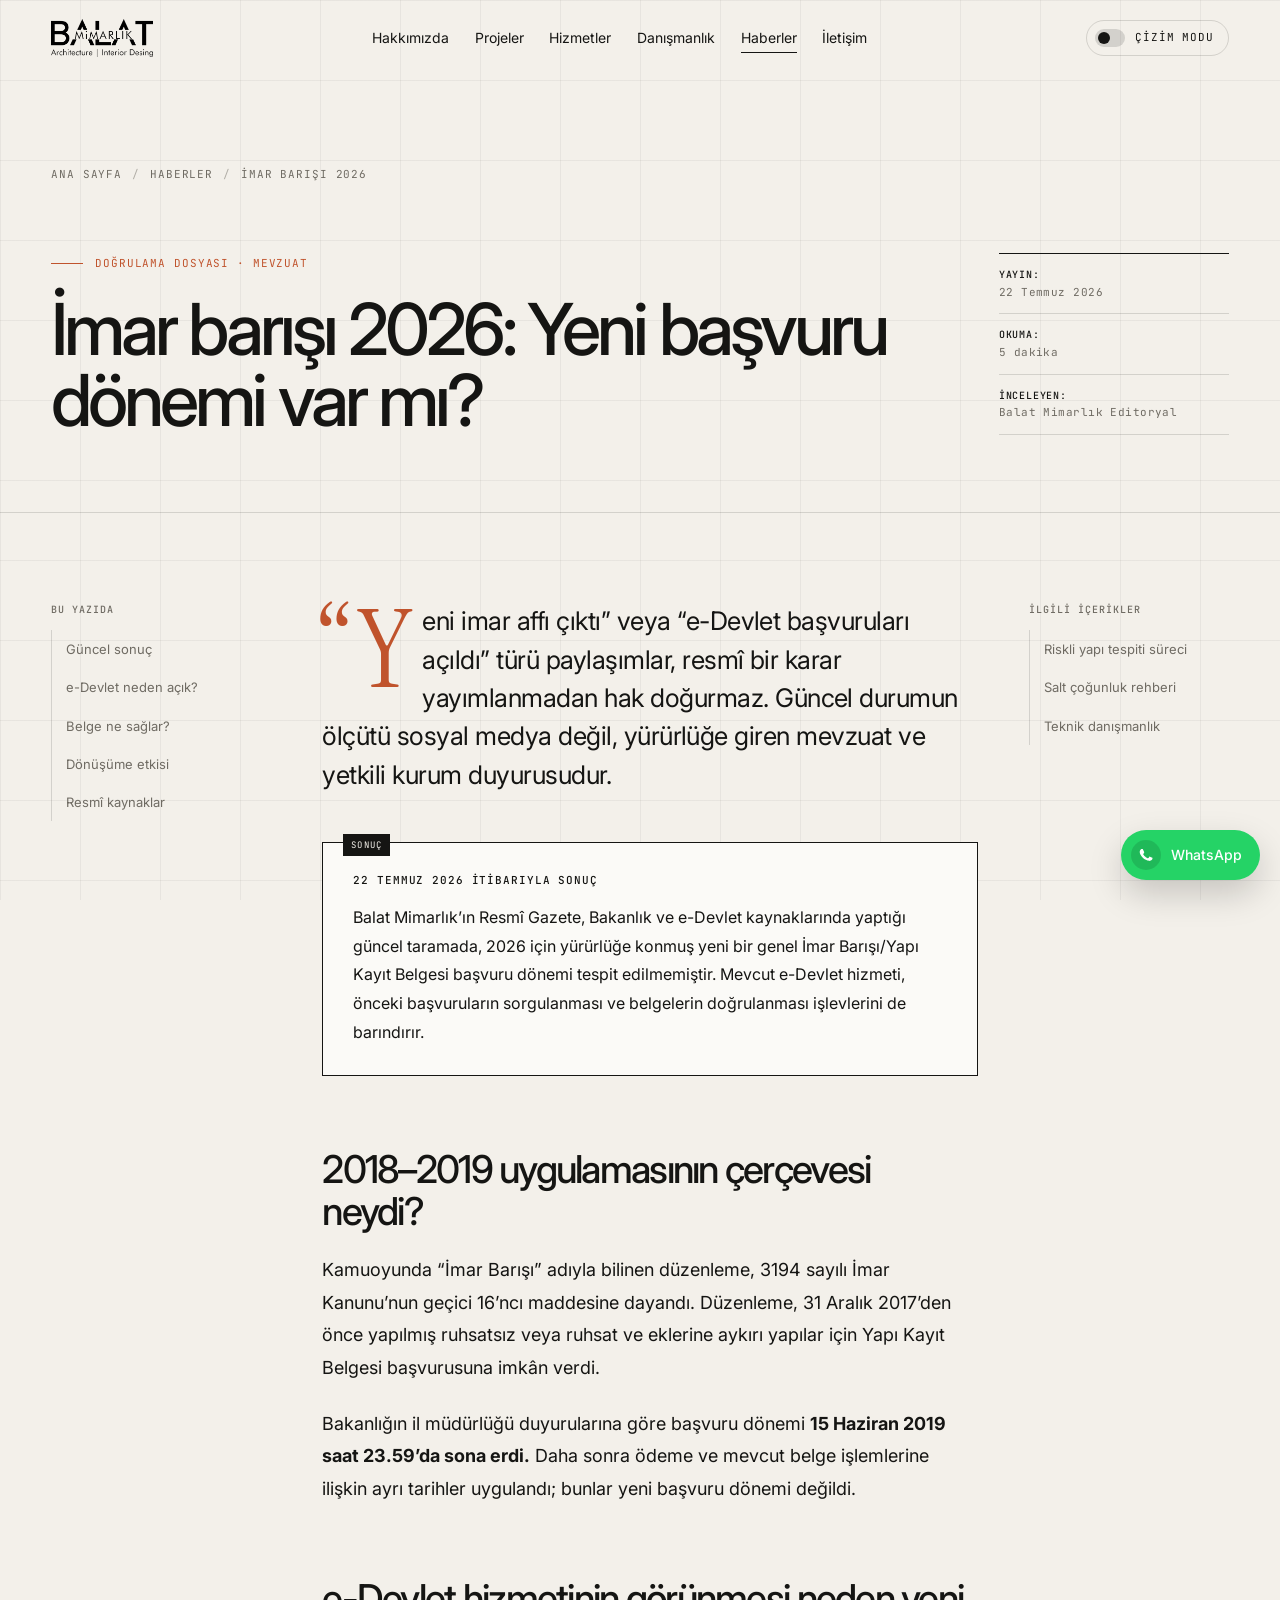
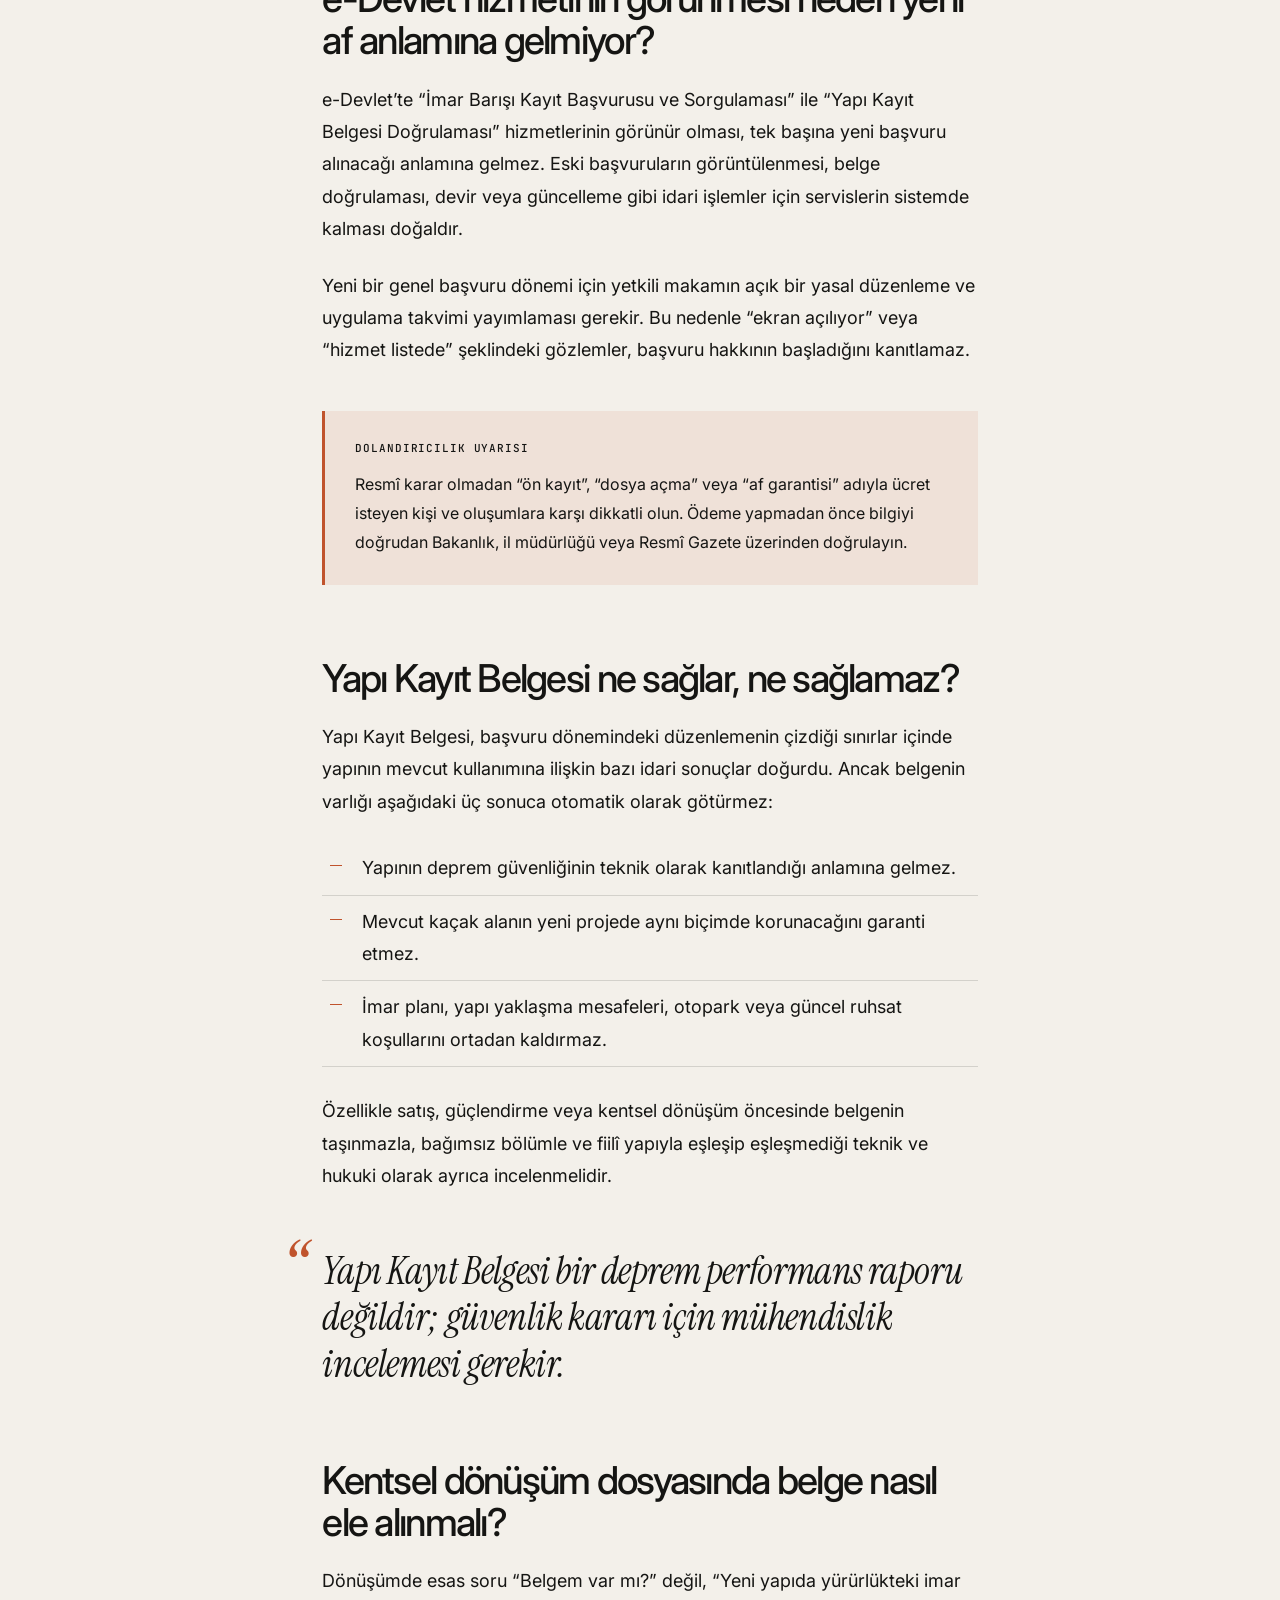
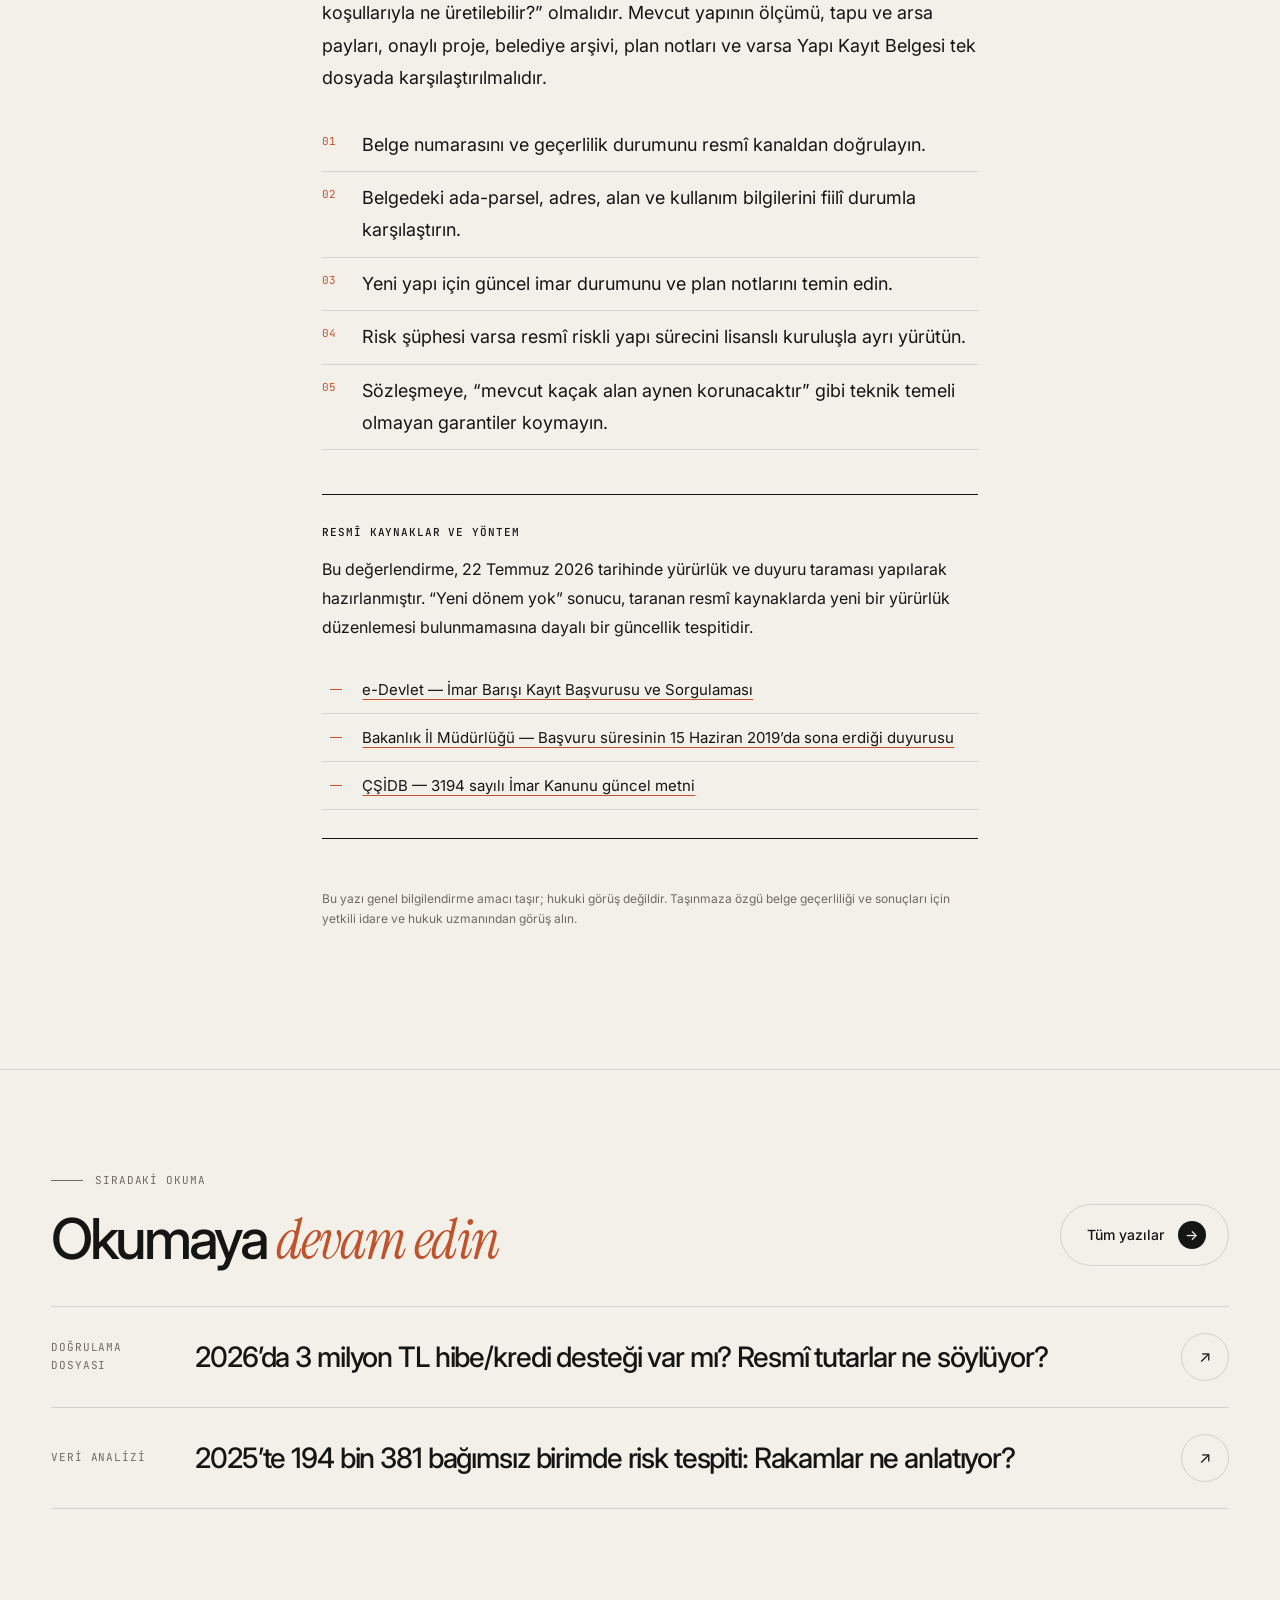
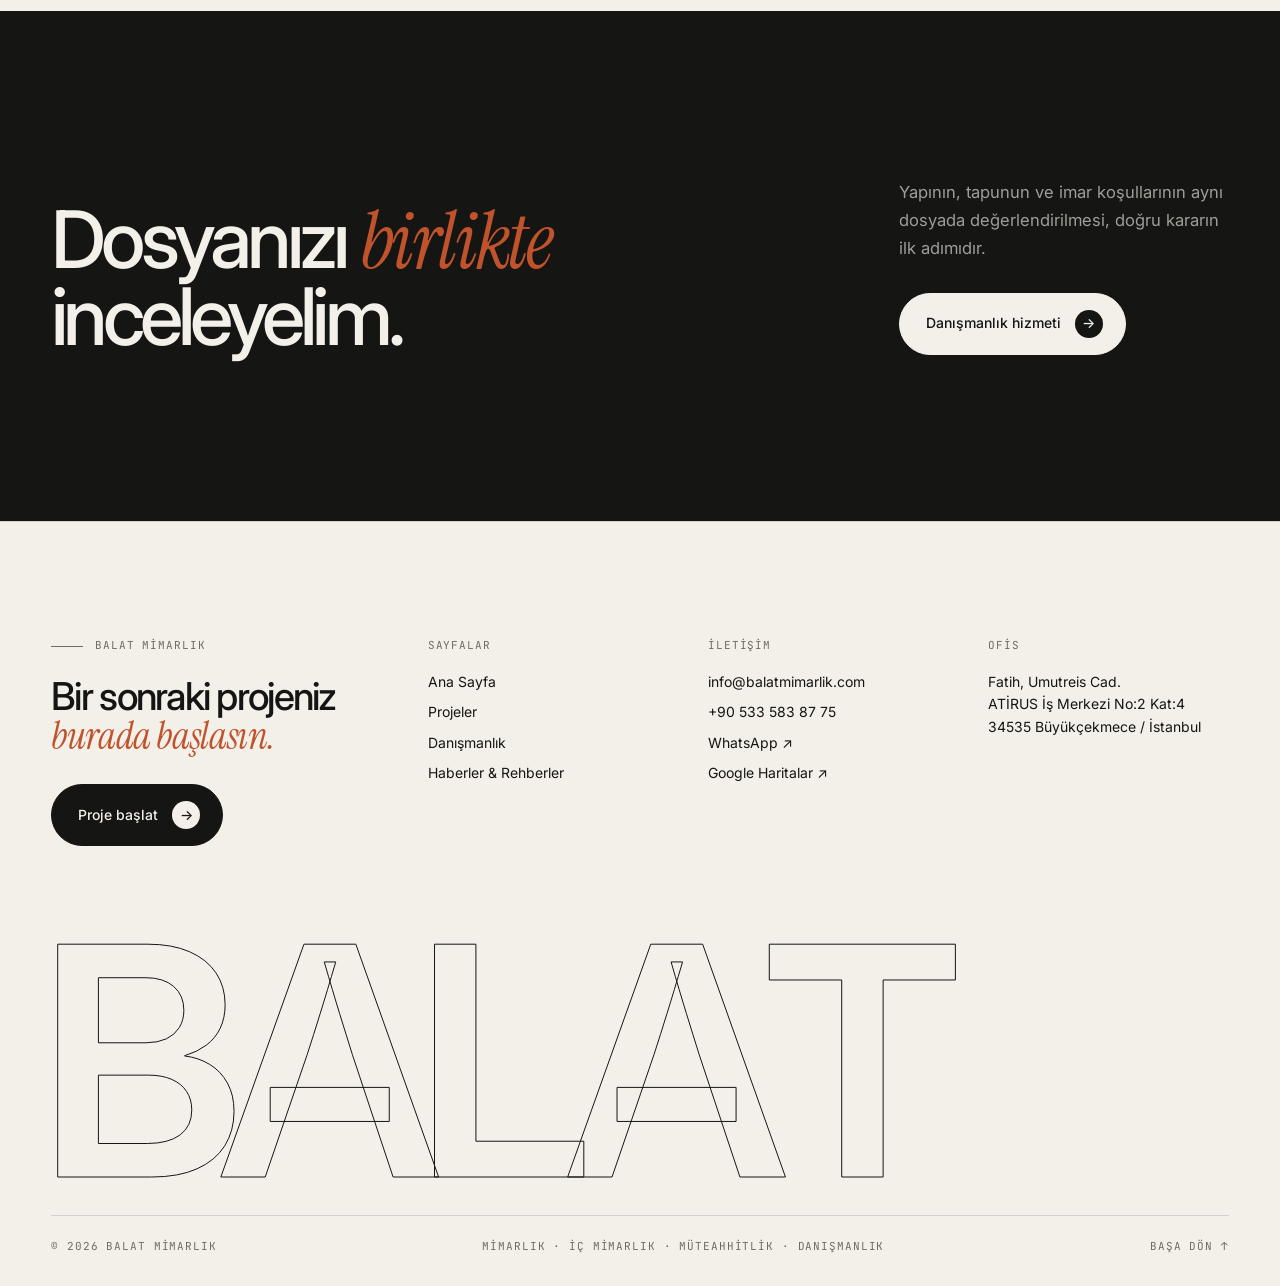
<file: haberler/imar-barisi-2026.html>
<!DOCTYPE html>
<html lang="tr">
<head>
<meta charset="UTF-8">
<meta name="viewport" content="width=device-width, initial-scale=1.0">
<meta name="robots" content="noindex, nofollow">
<title>İmar Barışı 2026: Yeni Başvuru Dönemi Var mı? | Balat Mimarlık</title>
  <meta name="description" content="2026'da yeni imar barışı veya imar affı başvurusu var mı? e-Devlet hizmeti, 2019'da kapanan başvuru dönemi ve Yapı Kayıt Belgesi hakkında kaynaklı inceleme."><link rel="canonical" href="https://balatmimarlik.com/haberler/imar-barisi-2026.html">
  <meta property="og:locale" content="tr_TR"><meta property="og:type" content="article"><meta property="og:site_name" content="Balat Mimarlık"><meta property="og:title" content="İmar Barışı 2026: Yeni Başvuru Dönemi Var mı?"><meta property="og:description" content="Resmî kaynaklarla güncel durum ve Yapı Kayıt Belgesi hakkında doğru bilinen yanlışlar."><meta property="og:url" content="https://balatmimarlik.com/haberler/imar-barisi-2026.html"><meta property="og:image" content="https://balatmimarlik.com/images/kumburgazvilla/01.webp"><meta property="article:published_time" content="2026-07-22T09:00:00+03:00"><meta name="twitter:card" content="summary_large_image">
  <script type="application/ld+json">{"@context":"https://schema.org","@graph":[{"@type":"AnalysisNewsArticle","headline":"İmar barışı 2026: Yeni başvuru dönemi var mı?","datePublished":"2026-07-22T09:00:00+03:00","dateModified":"2026-07-22T09:00:00+03:00","inLanguage":"tr-TR","mainEntityOfPage":"https://balatmimarlik.com/haberler/imar-barisi-2026.html","image":"https://balatmimarlik.com/images/kumburgazvilla/01.webp","author":{"@type":"Organization","name":"Balat Mimarlık Editoryal"},"publisher":{"@id":"https://balatmimarlik.com/#organization"}},{"@type":"BreadcrumbList","itemListElement":[{"@type":"ListItem","position":1,"name":"Ana Sayfa","item":"https://balatmimarlik.com/"},{"@type":"ListItem","position":2,"name":"Haberler","item":"https://balatmimarlik.com/haberler/"},{"@type":"ListItem","position":3,"name":"İmar Barışı 2026","item":"https://balatmimarlik.com/haberler/imar-barisi-2026.html"}]}]}</script>
<meta name="theme-color" content="#f3f0ea">
<link rel="icon" href="/favicon.ico">
<link rel="apple-touch-icon" href="/icon.png">
<link rel="manifest" href="/site.webmanifest">
<link rel="preconnect" href="https://fonts.googleapis.com">
<link rel="preconnect" href="https://fonts.gstatic.com" crossorigin>
<link href="https://fonts.googleapis.com/css2?family=Inter:wght@300;400;500;600&family=Instrument+Serif:ital@0;1&family=JetBrains+Mono:wght@400;500&display=swap" rel="stylesheet">
<link rel="stylesheet" href="/assets/css/balat.css">
<script>try{if(localStorage.getItem('bm-mode')==='blueprint')document.documentElement.dataset.mode='blueprint'}catch(e){}</script>
</head>
<body>
<a class="skip-link" href="#main">İçeriğe geç</a>
<div class="grid-bg" aria-hidden="true"></div>
<div class="progress" id="progress" aria-hidden="true"></div>
<div class="cursor hide" id="cursor" aria-hidden="true"><span>Aç</span></div>
<header class="header" id="header">
  <a href="/" class="brand" aria-label="Balat Mimarlık ana sayfa"><img src="/images/balatlogo.png" alt="Balat Mimarlık" width="102" height="38"></a>
  <nav class="nav" aria-label="Ana menü"><a href="/#hakkimizda">Hakkımızda</a><a href="/#projeler">Projeler</a><a href="/#hizmetler">Hizmetler</a><a href="/danismanlik.html">Danışmanlık</a><a href="/haberler/" aria-current="page">Haberler</a><a href="/#iletisim">İletişim</a></nav>
  <div class="header-actions">
    <button class="mode-toggle" id="modeToggle" aria-pressed="false" title="Siteyi teknik çizim moduna geçir"><span class="knob"></span><span class="lbl mono">Çizim modu</span></button>
    <button class="burger" id="burger" aria-label="Menüyü aç" aria-expanded="false" aria-controls="mobileMenu"><span></span></button>
  </div>
</header>
<nav class="mobile-menu" id="mobileMenu" aria-hidden="true" aria-label="Mobil menü">
  <a href="/#hakkimizda">Hakkımızda <span class="mono">01</span></a><a href="/#projeler">Projeler <span class="mono">02</span></a><a href="/#hizmetler">Hizmetler <span class="mono">03</span></a><a href="/danismanlik.html">Danışmanlık <span class="mono">04</span></a><a href="/haberler/">Haberler <span class="mono">05</span></a><a href="/#iletisim">İletişim <span class="mono">06</span></a>
  <div class="mm-foot mono"><a href="tel:+905335838775" style="font-size:inherit;border:0;padding:0">+90 533 583 87 75</a><a href="mailto:info@balatmimarlik.com" style="font-size:inherit;border:0;padding:0">info@balatmimarlik.com</a></div>
</nav>
<main id="main">
<header class="article-hero"><div class="container"><nav class="breadcrumbs" aria-label="İçerik yolu"><a href="/">Ana Sayfa</a><span><a href="/haberler/">Haberler</a></span><span aria-current="page">İmar Barışı 2026</span></nav><div class="article-header"><div><span class="article-kicker">Doğrulama dosyası · Mevzuat</span><h1 class="article-title">İmar barışı 2026: Yeni başvuru dönemi var mı?</h1></div><div class="article-meta"><span><strong>Yayın:</strong><br>22 Temmuz 2026</span><span><strong>Okuma:</strong><br>5 dakika</span><span><strong>İnceleyen:</strong><br>Balat Mimarlık Editoryal</span></div></div></div></header>
    <article class="container article-layout"><aside class="article-aside"><strong>Bu yazıda</strong><a href="#sonuc">Güncel sonuç</a><a href="#edevlet">e-Devlet neden açık?</a><a href="#belge">Belge ne sağlar?</a><a href="#donusum">Dönüşüme etkisi</a><a href="#kaynaklar">Resmî kaynaklar</a></aside>
      <div class="article-body">
        <p class="lead">“Yeni imar affı çıktı” veya “e-Devlet başvuruları açıldı” türü paylaşımlar, resmî bir karar yayımlanmadan hak doğurmaz. Güncel durumun ölçütü sosyal medya değil, yürürlüğe giren mevzuat ve yetkili kurum duyurusudur.</p>
        <div class="fact-box" id="sonuc"><strong>22 Temmuz 2026 itibarıyla sonuç</strong><p>Balat Mimarlık’ın Resmî Gazete, Bakanlık ve e-Devlet kaynaklarında yaptığı güncel taramada, 2026 için yürürlüğe konmuş yeni bir genel İmar Barışı/Yapı Kayıt Belgesi başvuru dönemi tespit edilmemiştir. Mevcut e-Devlet hizmeti, önceki başvuruların sorgulanması ve belgelerin doğrulanması işlevlerini de barındırır.</p></div>
        <h2>2018–2019 uygulamasının çerçevesi neydi?</h2>
        <p>Kamuoyunda “İmar Barışı” adıyla bilinen düzenleme, 3194 sayılı İmar Kanunu’nun geçici 16’ncı maddesine dayandı. Düzenleme, 31 Aralık 2017’den önce yapılmış ruhsatsız veya ruhsat ve eklerine aykırı yapılar için Yapı Kayıt Belgesi başvurusuna imkân verdi.</p>
        <p>Bakanlığın il müdürlüğü duyurularına göre başvuru dönemi <strong>15 Haziran 2019 saat 23.59’da sona erdi.</strong> Daha sonra ödeme ve mevcut belge işlemlerine ilişkin ayrı tarihler uygulandı; bunlar yeni başvuru dönemi değildi.</p>
        <h2 id="edevlet">e-Devlet hizmetinin görünmesi neden yeni af anlamına gelmiyor?</h2>
        <p>e-Devlet’te “İmar Barışı Kayıt Başvurusu ve Sorgulaması” ile “Yapı Kayıt Belgesi Doğrulaması” hizmetlerinin görünür olması, tek başına yeni başvuru alınacağı anlamına gelmez. Eski başvuruların görüntülenmesi, belge doğrulaması, devir veya güncelleme gibi idari işlemler için servislerin sistemde kalması doğaldır.</p>
        <p>Yeni bir genel başvuru dönemi için yetkili makamın açık bir yasal düzenleme ve uygulama takvimi yayımlaması gerekir. Bu nedenle “ekran açılıyor” veya “hizmet listede” şeklindeki gözlemler, başvuru hakkının başladığını kanıtlamaz.</p>
        <div class="warning-box"><strong>Dolandırıcılık uyarısı</strong><p>Resmî karar olmadan “ön kayıt”, “dosya açma” veya “af garantisi” adıyla ücret isteyen kişi ve oluşumlara karşı dikkatli olun. Ödeme yapmadan önce bilgiyi doğrudan Bakanlık, il müdürlüğü veya Resmî Gazete üzerinden doğrulayın.</p></div>
        <h2 id="belge">Yapı Kayıt Belgesi ne sağlar, ne sağlamaz?</h2>
        <p>Yapı Kayıt Belgesi, başvuru dönemindeki düzenlemenin çizdiği sınırlar içinde yapının mevcut kullanımına ilişkin bazı idari sonuçlar doğurdu. Ancak belgenin varlığı aşağıdaki üç sonuca otomatik olarak götürmez:</p>
        <ul><li>Yapının deprem güvenliğinin teknik olarak kanıtlandığı anlamına gelmez.</li><li>Mevcut kaçak alanın yeni projede aynı biçimde korunacağını garanti etmez.</li><li>İmar planı, yapı yaklaşma mesafeleri, otopark veya güncel ruhsat koşullarını ortadan kaldırmaz.</li></ul>
        <p>Özellikle satış, güçlendirme veya kentsel dönüşüm öncesinde belgenin taşınmazla, bağımsız bölümle ve fiilî yapıyla eşleşip eşleşmediği teknik ve hukuki olarak ayrıca incelenmelidir.</p>
        <blockquote><p>Yapı Kayıt Belgesi bir deprem performans raporu değildir; güvenlik kararı için mühendislik incelemesi gerekir.</p></blockquote>
        <h2 id="donusum">Kentsel dönüşüm dosyasında belge nasıl ele alınmalı?</h2>
        <p>Dönüşümde esas soru “Belgem var mı?” değil, “Yeni yapıda yürürlükteki imar koşullarıyla ne üretilebilir?” olmalıdır. Mevcut yapının ölçümü, tapu ve arsa payları, onaylı proje, belediye arşivi, plan notları ve varsa Yapı Kayıt Belgesi tek dosyada karşılaştırılmalıdır.</p>
        <ol><li>Belge numarasını ve geçerlilik durumunu resmî kanaldan doğrulayın.</li><li>Belgedeki ada-parsel, adres, alan ve kullanım bilgilerini fiilî durumla karşılaştırın.</li><li>Yeni yapı için güncel imar durumunu ve plan notlarını temin edin.</li><li>Risk şüphesi varsa resmî riskli yapı sürecini lisanslı kuruluşla ayrı yürütün.</li><li>Sözleşmeye, “mevcut kaçak alan aynen korunacaktır” gibi teknik temeli olmayan garantiler koymayın.</li></ol>
        <div class="source-box" id="kaynaklar"><strong>Resmî kaynaklar ve yöntem</strong><p>Bu değerlendirme, 22 Temmuz 2026 tarihinde yürürlük ve duyuru taraması yapılarak hazırlanmıştır. “Yeni dönem yok” sonucu, taranan resmî kaynaklarda yeni bir yürürlük düzenlemesi bulunmamasına dayalı bir güncellik tespitidir.</p><ul><li><a href="https://www.turkiye.gov.tr/cevre-ve-sehircilik-imar-barisi-kayit-basvurusu-ve-sorgulamasi" target="_blank" rel="noopener">e-Devlet — İmar Barışı Kayıt Başvurusu ve Sorgulaması</a></li><li><a href="https://isparta.csb.gov.tr/haberler/imar-barisi-basvuru-suresi-sona-ermistir-240002" target="_blank" rel="noopener">Bakanlık İl Müdürlüğü — Başvuru süresinin 15 Haziran 2019’da sona erdiği duyurusu</a></li><li><a href="https://webdosya.csb.gov.tr/v2/meslekihizmetler/2026/01/3194-Say-l-mar-Kanunu-20260114101544.pdf" target="_blank" rel="noopener">ÇŞİDB — 3194 sayılı İmar Kanunu güncel metni</a></li></ul></div>
        <p><small>Bu yazı genel bilgilendirme amacı taşır; hukuki görüş değildir. Taşınmaza özgü belge geçerliliği ve sonuçları için yetkili idare ve hukuk uzmanından görüş alın.</small></p>
      </div>
      <aside class="article-rail"><strong>İlgili içerikler</strong><a href="/haberler/riskli-yapi-tespiti-ve-itiraz-sureci.html">Riskli yapı tespiti süreci</a><a href="/haberler/kentsel-donusum-salt-cogunluk-karari.html">Salt çoğunluk rehberi</a><a href="/danismanlik.html">Teknik danışmanlık</a></aside>
    </article>
  
<section class="article-next">
  <div class="sec-head" style="margin-bottom:40px"><div><p class="kicker mono">Sıradaki okuma</p><h2 class="h2" style="font-size:clamp(34px,4.4vw,64px)">Okumaya <span class="serif">devam edin</span></h2></div><a class="btn ghost" href="/haberler/">Tüm yazılar <span class="arrow">→</span></a></div>
  <div class="rows"><a class="row" href="/haberler/3-milyon-tl-destek-iddiasi-2026.html"><span class="mono">Doğrulama dosyası</span><div><h3>2026’da 3 milyon TL hibe/kredi desteği var mı? Resmî tutarlar ne söylüyor?</h3></div><span class="arr" aria-hidden="true">↗</span></a><a class="row" href="/haberler/2025-kentsel-donusum-verileri.html"><span class="mono">Veri analizi</span><div><h3>2025’te 194 bin 381 bağımsız birimde risk tespiti: Rakamlar ne anlatıyor?</h3></div><span class="arr" aria-hidden="true">↗</span></a></div>
</section>
<section class="sec on-dark">
  <div class="page-hero-grid">
    <h2 class="h2">Dosyanızı <span class="serif">birlikte</span> inceleyelim.</h2>
    <div><p class="lede" style="margin-bottom:30px">Yapının, tapunun ve imar koşullarının aynı dosyada değerlendirilmesi, doğru kararın ilk adımıdır.</p><a class="btn" href="/danismanlik.html">Danışmanlık hizmeti <span class="arrow">→</span></a></div>
  </div>
</section>
</main>
<footer class="footer">
  <div class="footer-top">
    <div><p class="kicker mono">Balat Mimarlık</p><h2>Bir sonraki projeniz <span class="serif">burada başlasın.</span></h2><div style="margin-top:28px"><a class="btn" href="/#brif">Proje başlat <span class="arrow">→</span></a></div></div>
    <div class="footer-col"><span class="mono">Sayfalar</span><a href="/">Ana Sayfa</a><a href="/#projeler">Projeler</a><a href="/danismanlik.html">Danışmanlık</a><a href="/haberler/">Haberler &amp; Rehberler</a></div>
    <div class="footer-col"><span class="mono">İletişim</span><a href="mailto:info@balatmimarlik.com">info@balatmimarlik.com</a><a href="tel:+905335838775">+90 533 583 87 75</a><a href="https://wa.me/905335838775" target="_blank" rel="noopener">WhatsApp ↗</a><a href="https://maps.app.goo.gl/Trg3NMXac2ggAAPw8" target="_blank" rel="noopener">Google Haritalar ↗</a></div>
    <div class="footer-col"><span class="mono">Ofis</span><span>Fatih, Umutreis Cad.<br>ATİRUS İş Merkezi No:2 Kat:4<br>34535 Büyükçekmece / İstanbul</span></div>
  </div>
  <p class="footer-word" aria-hidden="true"><span>B</span><span>A</span><span>L</span><span>A</span><span>T</span></p>
  <div class="footer-bar mono"><span>© 2026 Balat Mimarlık</span><span>Mimarlık · İç Mimarlık · Müteahhitlik · Danışmanlık</span><a href="#main">Başa dön ↑</a></div>
</footer>
<a class="wa" href="https://wa.me/905335838775?text=Merhaba%2C%20imar%20durumu%20ve%20kentsel%20d%C3%B6n%C3%BC%C5%9F%C3%BCm%20hakk%C4%B1nda%20g%C3%B6r%C3%BC%C5%9Fmek%20istiyorum." target="_blank" rel="noopener" aria-label="WhatsApp ile yazın"><svg viewBox="0 0 32 32" fill="#fff" aria-hidden="true"><circle cx="16" cy="16" r="16" fill="rgba(0,0,0,.12)"/><path d="M22.6 18.9c-.3-.2-2-1-2.3-1.1-.3-.1-.5-.2-.8.2-.2.3-.9 1.1-1.1 1.3-.2.2-.4.3-.7.1-.3-.2-1.4-.5-2.7-1.7-1-.9-1.7-2-1.9-2.3-.2-.3 0-.5.1-.7l.5-.6c.2-.2.2-.4.3-.6.1-.2 0-.5 0-.6l-1.1-2.6c-.3-.7-.6-.6-.8-.6h-.7c-.2 0-.6.1-.9.4-.3.3-1.2 1.1-1.2 2.8s1.2 3.2 1.4 3.5c.2.2 2.4 3.6 5.7 5 2.8 1.1 3.4.9 4 .8.6-.1 2-.8 2.3-1.6.3-.8.3-1.4.2-1.6-.1-.1-.3-.2-.5-.3z"/></svg><span class="t">WhatsApp</span></a>
<script src="/assets/js/balat.js"></script>

</body>
</html>
</file>
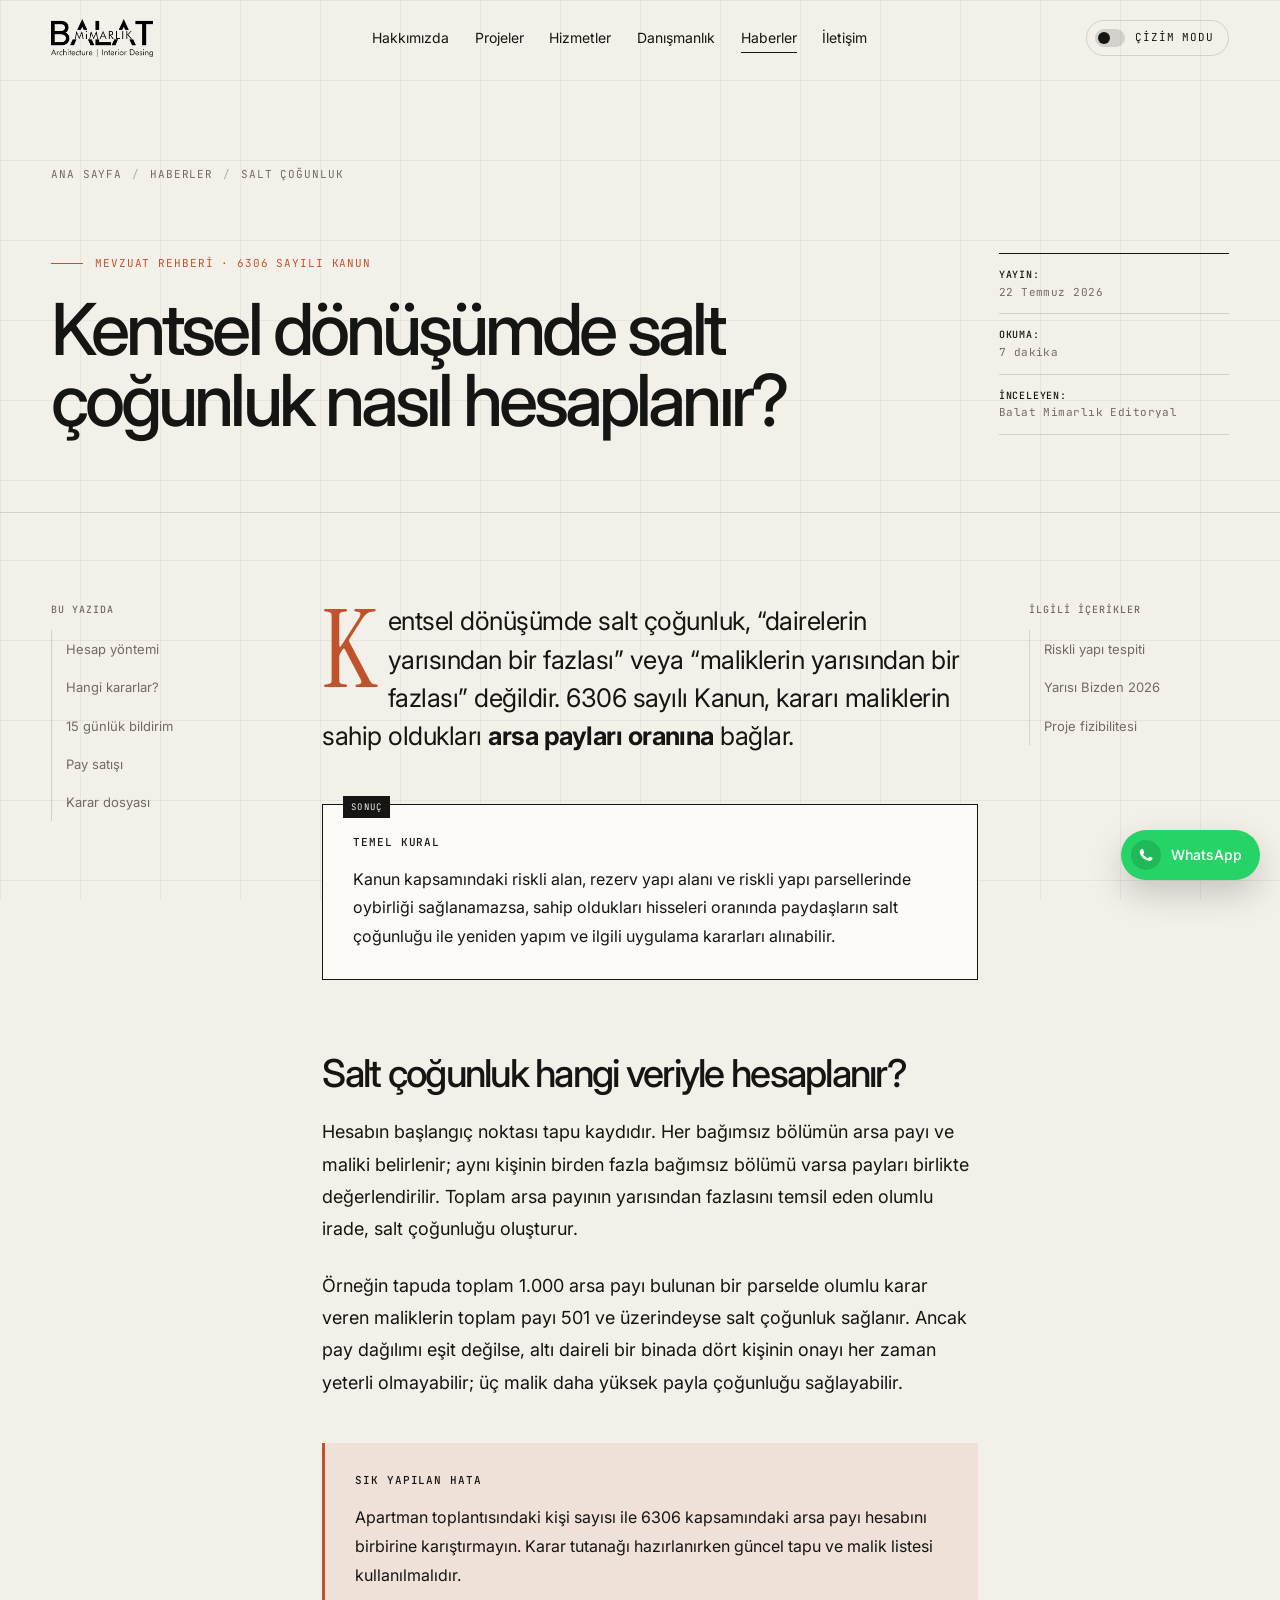
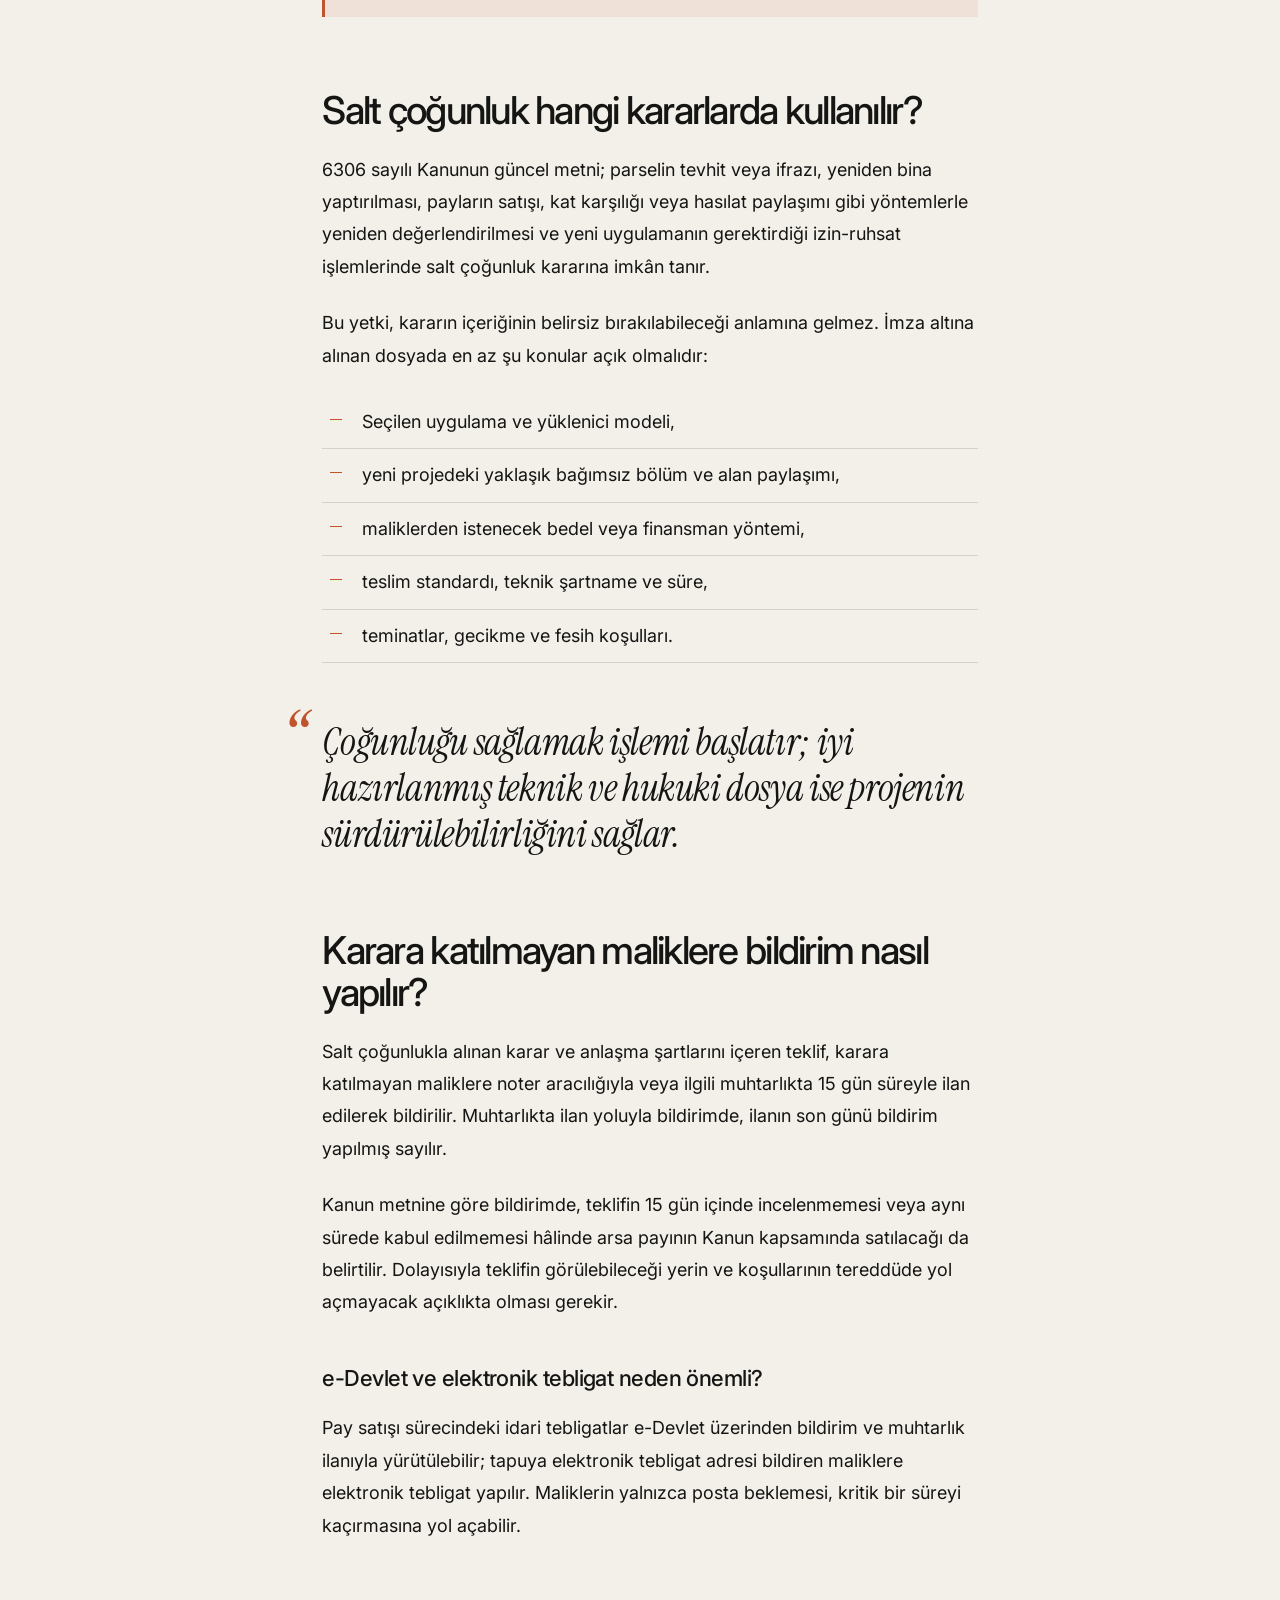
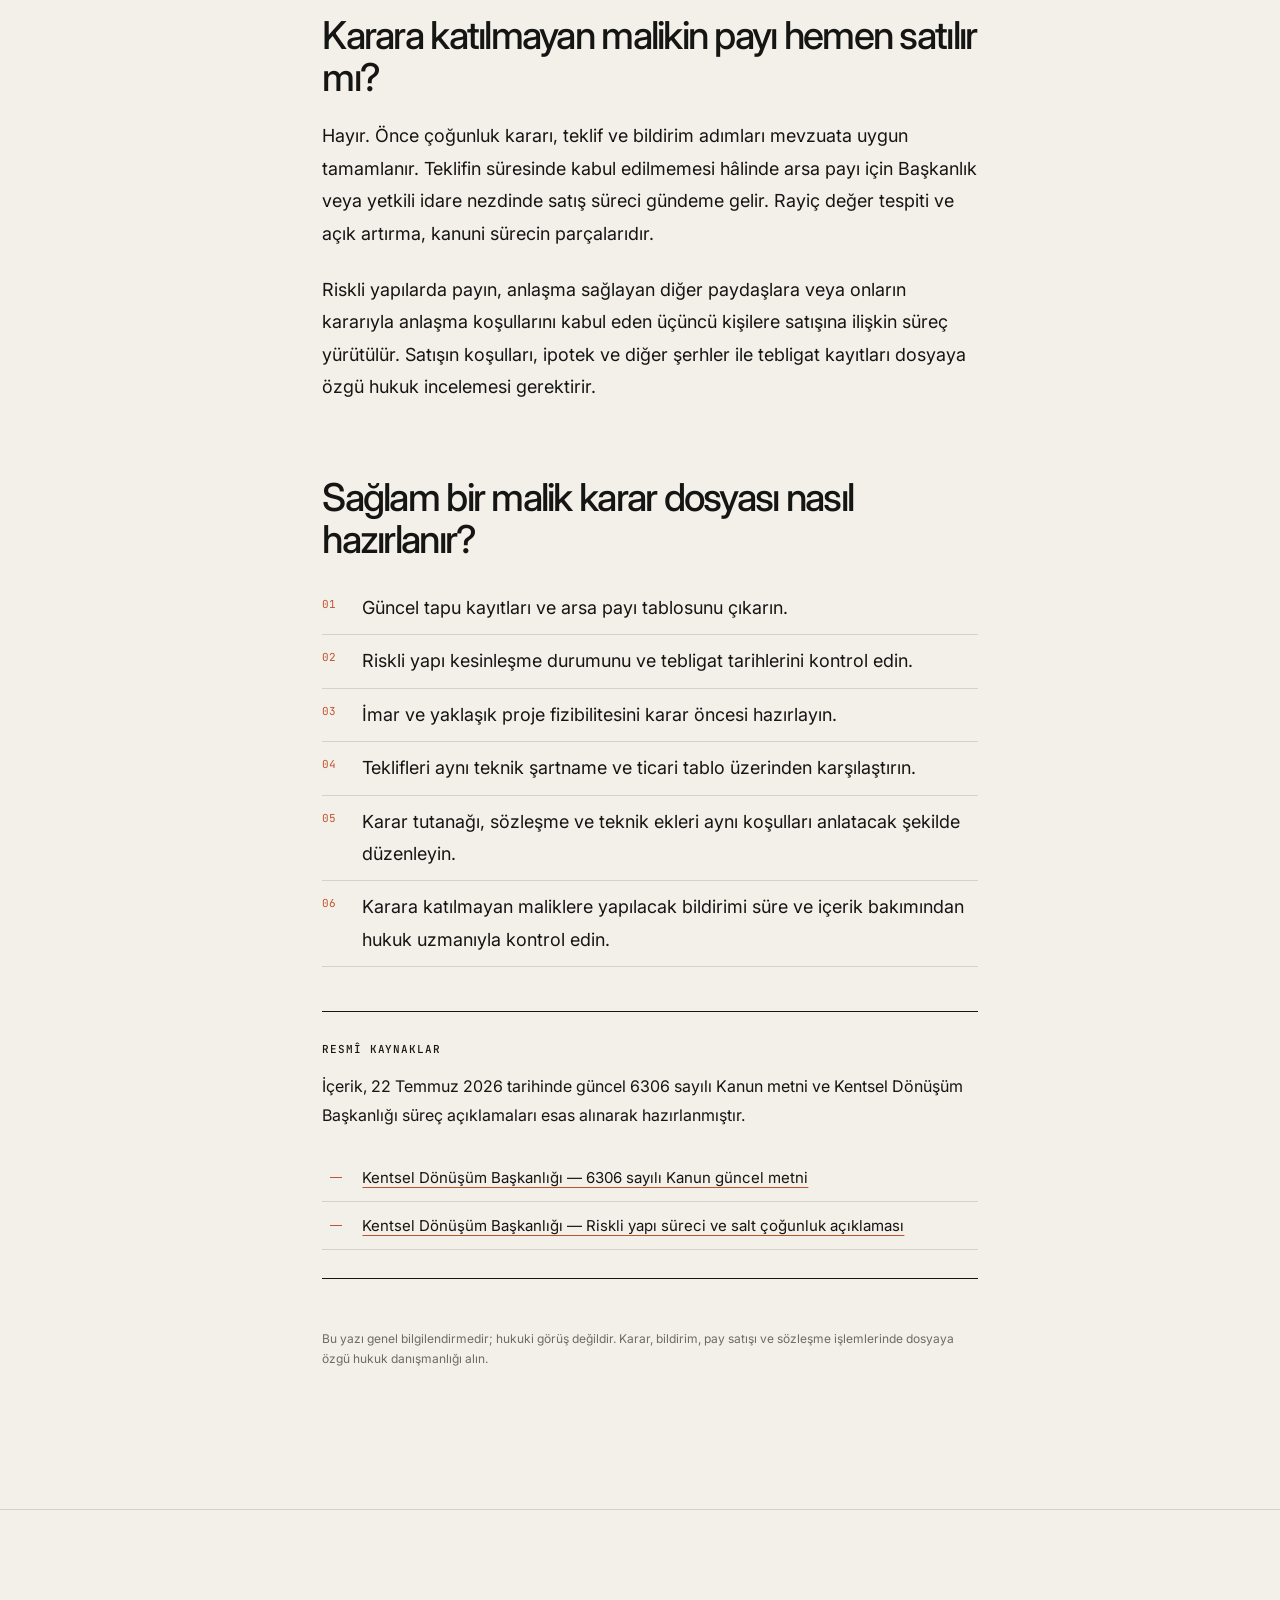
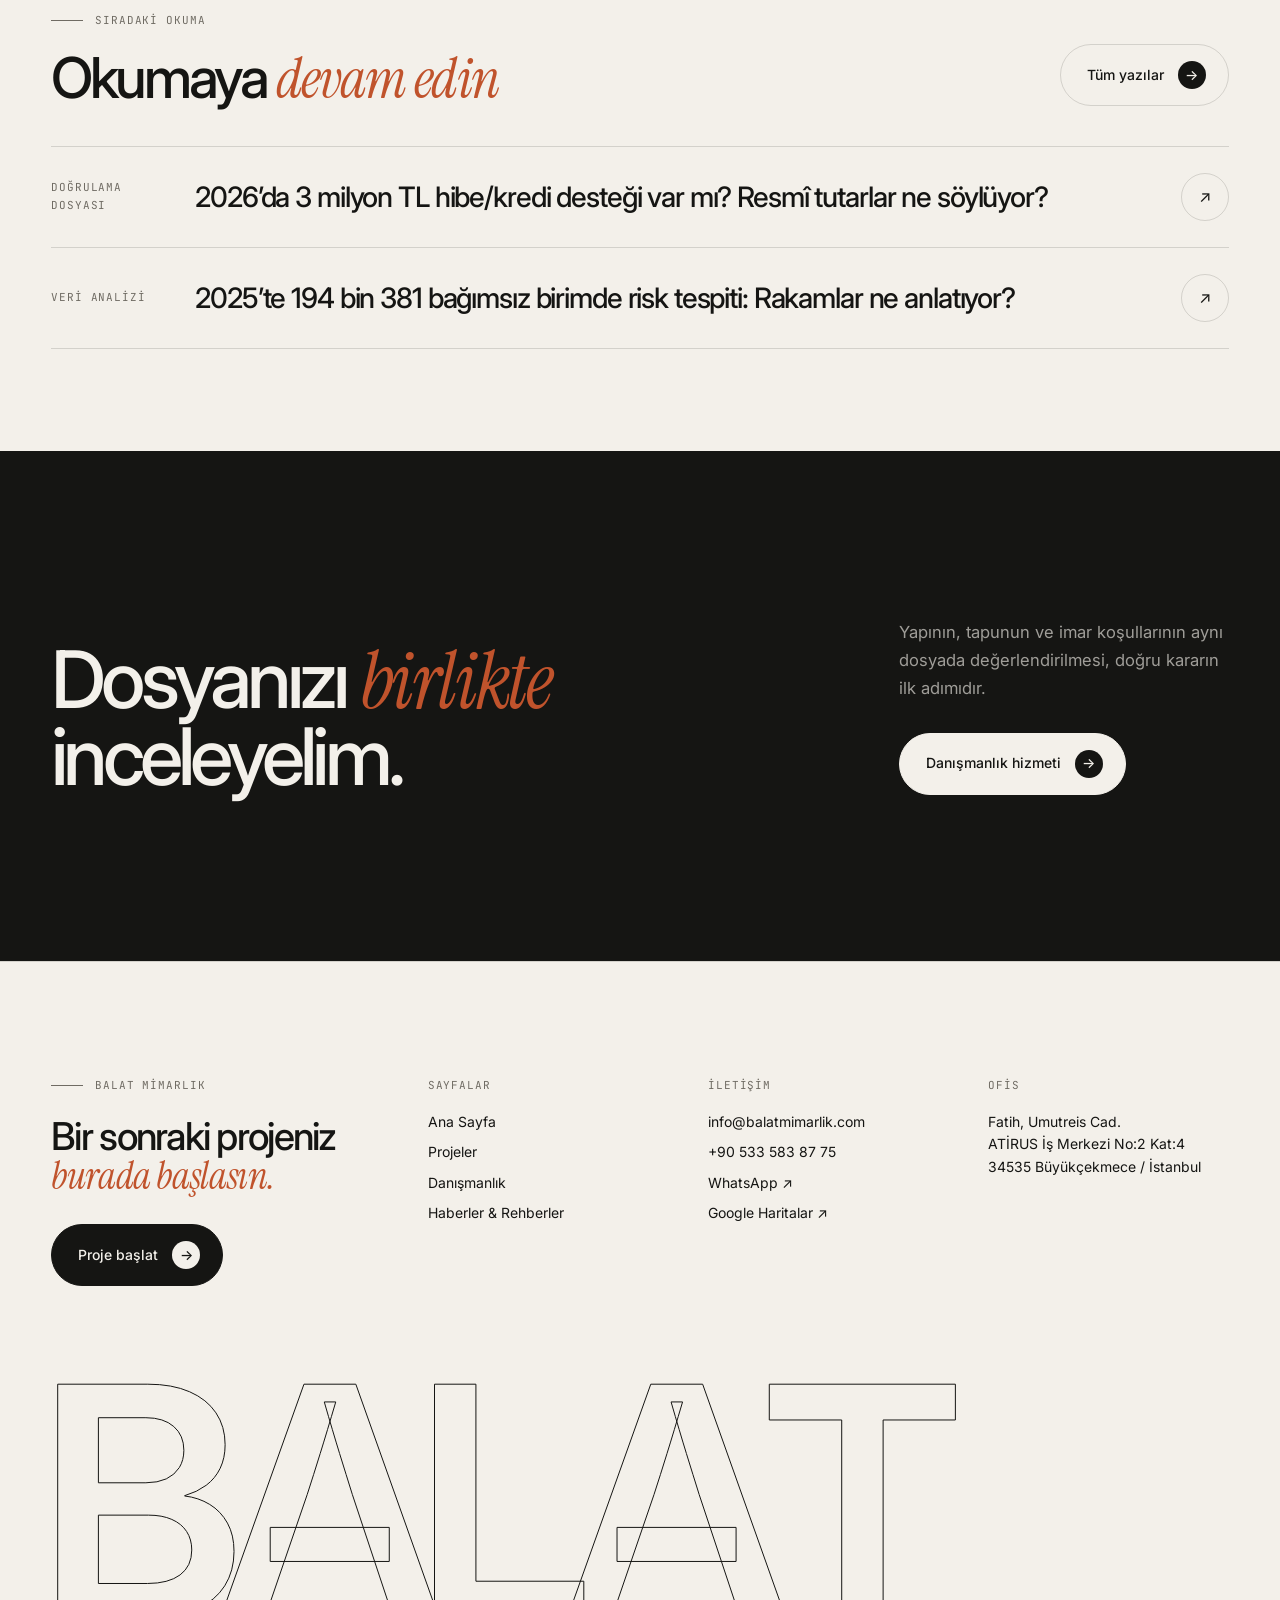
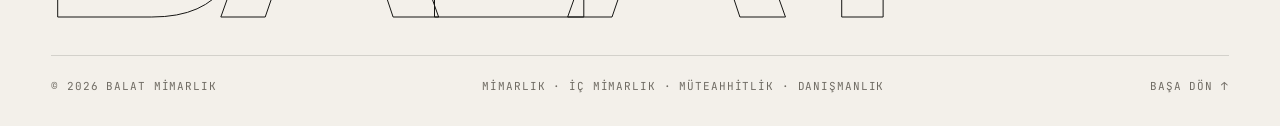
<file: haberler/kentsel-donusum-salt-cogunluk-karari.html>
<!DOCTYPE html>
<html lang="tr">
<head>
<meta charset="UTF-8">
<meta name="viewport" content="width=device-width, initial-scale=1.0">
<meta name="robots" content="noindex, nofollow">
<title>Kentsel Dönüşümde Salt Çoğunluk Nasıl Hesaplanır? | Balat Mimarlık</title>
  <meta name="description" content="6306 sayılı Kanuna göre kentsel dönüşümde salt çoğunluk: arsa payı hesabı, malik kararı, 15 günlük bildirim ve karara katılmayan payların satışı."><link rel="canonical" href="https://balatmimarlik.com/haberler/kentsel-donusum-salt-cogunluk-karari.html">
  <meta property="og:locale" content="tr_TR"><meta property="og:type" content="article"><meta property="og:site_name" content="Balat Mimarlık"><meta property="og:title" content="Kentsel Dönüşümde Salt Çoğunluk Nasıl Hesaplanır?"><meta property="og:description" content="Arsa payına göre karar, bildirim ve pay satışı sürecinin profesyonel özeti."><meta property="og:url" content="https://balatmimarlik.com/haberler/kentsel-donusum-salt-cogunluk-karari.html"><meta property="og:image" content="https://balatmimarlik.com/images/kumburgazvilla/01.webp"><meta property="article:published_time" content="2026-07-22T09:00:00+03:00"><meta name="twitter:card" content="summary_large_image">
  <script type="application/ld+json">{"@context":"https://schema.org","@graph":[{"@type":"Article","headline":"Kentsel dönüşümde salt çoğunluk nasıl hesaplanır?","datePublished":"2026-07-22T09:00:00+03:00","dateModified":"2026-07-22T09:00:00+03:00","inLanguage":"tr-TR","mainEntityOfPage":"https://balatmimarlik.com/haberler/kentsel-donusum-salt-cogunluk-karari.html","image":"https://balatmimarlik.com/images/kumburgazvilla/01.webp","author":{"@type":"Organization","name":"Balat Mimarlık Editoryal"},"publisher":{"@id":"https://balatmimarlik.com/#organization"}},{"@type":"BreadcrumbList","itemListElement":[{"@type":"ListItem","position":1,"name":"Ana Sayfa","item":"https://balatmimarlik.com/"},{"@type":"ListItem","position":2,"name":"Haberler","item":"https://balatmimarlik.com/haberler/"},{"@type":"ListItem","position":3,"name":"Salt Çoğunluk Rehberi","item":"https://balatmimarlik.com/haberler/kentsel-donusum-salt-cogunluk-karari.html"}]}]}</script>
<meta name="theme-color" content="#f3f0ea">
<link rel="icon" href="/favicon.ico">
<link rel="apple-touch-icon" href="/icon.png">
<link rel="manifest" href="/site.webmanifest">
<link rel="preconnect" href="https://fonts.googleapis.com">
<link rel="preconnect" href="https://fonts.gstatic.com" crossorigin>
<link href="https://fonts.googleapis.com/css2?family=Inter:wght@300;400;500;600&family=Instrument+Serif:ital@0;1&family=JetBrains+Mono:wght@400;500&display=swap" rel="stylesheet">
<link rel="stylesheet" href="/assets/css/balat.css">
<script>try{if(localStorage.getItem('bm-mode')==='blueprint')document.documentElement.dataset.mode='blueprint'}catch(e){}</script>
</head>
<body>
<a class="skip-link" href="#main">İçeriğe geç</a>
<div class="grid-bg" aria-hidden="true"></div>
<div class="progress" id="progress" aria-hidden="true"></div>
<div class="cursor hide" id="cursor" aria-hidden="true"><span>Aç</span></div>
<header class="header" id="header">
  <a href="/" class="brand" aria-label="Balat Mimarlık ana sayfa"><img src="/images/balatlogo.png" alt="Balat Mimarlık" width="102" height="38"></a>
  <nav class="nav" aria-label="Ana menü"><a href="/#hakkimizda">Hakkımızda</a><a href="/#projeler">Projeler</a><a href="/#hizmetler">Hizmetler</a><a href="/danismanlik.html">Danışmanlık</a><a href="/haberler/" aria-current="page">Haberler</a><a href="/#iletisim">İletişim</a></nav>
  <div class="header-actions">
    <button class="mode-toggle" id="modeToggle" aria-pressed="false" title="Siteyi teknik çizim moduna geçir"><span class="knob"></span><span class="lbl mono">Çizim modu</span></button>
    <button class="burger" id="burger" aria-label="Menüyü aç" aria-expanded="false" aria-controls="mobileMenu"><span></span></button>
  </div>
</header>
<nav class="mobile-menu" id="mobileMenu" aria-hidden="true" aria-label="Mobil menü">
  <a href="/#hakkimizda">Hakkımızda <span class="mono">01</span></a><a href="/#projeler">Projeler <span class="mono">02</span></a><a href="/#hizmetler">Hizmetler <span class="mono">03</span></a><a href="/danismanlik.html">Danışmanlık <span class="mono">04</span></a><a href="/haberler/">Haberler <span class="mono">05</span></a><a href="/#iletisim">İletişim <span class="mono">06</span></a>
  <div class="mm-foot mono"><a href="tel:+905335838775" style="font-size:inherit;border:0;padding:0">+90 533 583 87 75</a><a href="mailto:info@balatmimarlik.com" style="font-size:inherit;border:0;padding:0">info@balatmimarlik.com</a></div>
</nav>
<main id="main">
<header class="article-hero"><div class="container"><nav class="breadcrumbs" aria-label="İçerik yolu"><a href="/">Ana Sayfa</a><span><a href="/haberler/">Haberler</a></span><span aria-current="page">Salt Çoğunluk</span></nav><div class="article-header"><div><span class="article-kicker">Mevzuat rehberi · 6306 sayılı Kanun</span><h1 class="article-title">Kentsel dönüşümde salt çoğunluk nasıl hesaplanır?</h1></div><div class="article-meta"><span><strong>Yayın:</strong><br>22 Temmuz 2026</span><span><strong>Okuma:</strong><br>7 dakika</span><span><strong>İnceleyen:</strong><br>Balat Mimarlık Editoryal</span></div></div></div></header>
    <article class="container article-layout"><aside class="article-aside"><strong>Bu yazıda</strong><a href="#hesap">Hesap yöntemi</a><a href="#kararlar">Hangi kararlar?</a><a href="#bildirim">15 günlük bildirim</a><a href="#pay-satisi">Pay satışı</a><a href="#dosya">Karar dosyası</a></aside>
      <div class="article-body">
        <p class="lead">Kentsel dönüşümde salt çoğunluk, “dairelerin yarısından bir fazlası” veya “maliklerin yarısından bir fazlası” değildir. 6306 sayılı Kanun, kararı maliklerin sahip oldukları <strong>arsa payları oranına</strong> bağlar.</p>
        <div class="fact-box"><strong>Temel kural</strong><p>Kanun kapsamındaki riskli alan, rezerv yapı alanı ve riskli yapı parsellerinde oybirliği sağlanamazsa, sahip oldukları hisseleri oranında paydaşların salt çoğunluğu ile yeniden yapım ve ilgili uygulama kararları alınabilir.</p></div>
        <h2 id="hesap">Salt çoğunluk hangi veriyle hesaplanır?</h2>
        <p>Hesabın başlangıç noktası tapu kaydıdır. Her bağımsız bölümün arsa payı ve maliki belirlenir; aynı kişinin birden fazla bağımsız bölümü varsa payları birlikte değerlendirilir. Toplam arsa payının yarısından fazlasını temsil eden olumlu irade, salt çoğunluğu oluşturur.</p>
        <p>Örneğin tapuda toplam 1.000 arsa payı bulunan bir parselde olumlu karar veren maliklerin toplam payı 501 ve üzerindeyse salt çoğunluk sağlanır. Ancak pay dağılımı eşit değilse, altı daireli bir binada dört kişinin onayı her zaman yeterli olmayabilir; üç malik daha yüksek payla çoğunluğu sağlayabilir.</p>
        <div class="warning-box"><strong>Sık yapılan hata</strong><p>Apartman toplantısındaki kişi sayısı ile 6306 kapsamındaki arsa payı hesabını birbirine karıştırmayın. Karar tutanağı hazırlanırken güncel tapu ve malik listesi kullanılmalıdır.</p></div>
        <h2 id="kararlar">Salt çoğunluk hangi kararlarda kullanılır?</h2>
        <p>6306 sayılı Kanunun güncel metni; parselin tevhit veya ifrazı, yeniden bina yaptırılması, payların satışı, kat karşılığı veya hasılat paylaşımı gibi yöntemlerle yeniden değerlendirilmesi ve yeni uygulamanın gerektirdiği izin-ruhsat işlemlerinde salt çoğunluk kararına imkân tanır.</p>
        <p>Bu yetki, kararın içeriğinin belirsiz bırakılabileceği anlamına gelmez. İmza altına alınan dosyada en az şu konular açık olmalıdır:</p>
        <ul><li>Seçilen uygulama ve yüklenici modeli,</li><li>yeni projedeki yaklaşık bağımsız bölüm ve alan paylaşımı,</li><li>maliklerden istenecek bedel veya finansman yöntemi,</li><li>teslim standardı, teknik şartname ve süre,</li><li>teminatlar, gecikme ve fesih koşulları.</li></ul>
        <blockquote><p>Çoğunluğu sağlamak işlemi başlatır; iyi hazırlanmış teknik ve hukuki dosya ise projenin sürdürülebilirliğini sağlar.</p></blockquote>
        <h2 id="bildirim">Karara katılmayan maliklere bildirim nasıl yapılır?</h2>
        <p>Salt çoğunlukla alınan karar ve anlaşma şartlarını içeren teklif, karara katılmayan maliklere noter aracılığıyla veya ilgili muhtarlıkta 15 gün süreyle ilan edilerek bildirilir. Muhtarlıkta ilan yoluyla bildirimde, ilanın son günü bildirim yapılmış sayılır.</p>
        <p>Kanun metnine göre bildirimde, teklifin 15 gün içinde incelenmemesi veya aynı sürede kabul edilmemesi hâlinde arsa payının Kanun kapsamında satılacağı da belirtilir. Dolayısıyla teklifin görülebileceği yerin ve koşullarının tereddüde yol açmayacak açıklıkta olması gerekir.</p>
        <h3>e-Devlet ve elektronik tebligat neden önemli?</h3>
        <p>Pay satışı sürecindeki idari tebligatlar e-Devlet üzerinden bildirim ve muhtarlık ilanıyla yürütülebilir; tapuya elektronik tebligat adresi bildiren maliklere elektronik tebligat yapılır. Maliklerin yalnızca posta beklemesi, kritik bir süreyi kaçırmasına yol açabilir.</p>
        <h2 id="pay-satisi">Karara katılmayan malikin payı hemen satılır mı?</h2>
        <p>Hayır. Önce çoğunluk kararı, teklif ve bildirim adımları mevzuata uygun tamamlanır. Teklifin süresinde kabul edilmemesi hâlinde arsa payı için Başkanlık veya yetkili idare nezdinde satış süreci gündeme gelir. Rayiç değer tespiti ve açık artırma, kanuni sürecin parçalarıdır.</p>
        <p>Riskli yapılarda payın, anlaşma sağlayan diğer paydaşlara veya onların kararıyla anlaşma koşullarını kabul eden üçüncü kişilere satışına ilişkin süreç yürütülür. Satışın koşulları, ipotek ve diğer şerhler ile tebligat kayıtları dosyaya özgü hukuk incelemesi gerektirir.</p>
        <h2 id="dosya">Sağlam bir malik karar dosyası nasıl hazırlanır?</h2>
        <ol><li>Güncel tapu kayıtları ve arsa payı tablosunu çıkarın.</li><li>Riskli yapı kesinleşme durumunu ve tebligat tarihlerini kontrol edin.</li><li>İmar ve yaklaşık proje fizibilitesini karar öncesi hazırlayın.</li><li>Teklifleri aynı teknik şartname ve ticari tablo üzerinden karşılaştırın.</li><li>Karar tutanağı, sözleşme ve teknik ekleri aynı koşulları anlatacak şekilde düzenleyin.</li><li>Karara katılmayan maliklere yapılacak bildirimi süre ve içerik bakımından hukuk uzmanıyla kontrol edin.</li></ol>
        <div class="source-box"><strong>Resmî kaynaklar</strong><p>İçerik, 22 Temmuz 2026 tarihinde güncel 6306 sayılı Kanun metni ve Kentsel Dönüşüm Başkanlığı süreç açıklamaları esas alınarak hazırlanmıştır.</p><ul><li><a href="https://kdb.gov.tr/files/mevzuatdosya/2025581301335809.pdf" target="_blank" rel="noopener">Kentsel Dönüşüm Başkanlığı — 6306 sayılı Kanun güncel metni</a></li><li><a href="https://kdb.gov.tr/Mevzuat?uniq=c6db6650-9348-42dd-bffe-6ab4977787cf" target="_blank" rel="noopener">Kentsel Dönüşüm Başkanlığı — Riskli yapı süreci ve salt çoğunluk açıklaması</a></li></ul></div>
        <p><small>Bu yazı genel bilgilendirmedir; hukuki görüş değildir. Karar, bildirim, pay satışı ve sözleşme işlemlerinde dosyaya özgü hukuk danışmanlığı alın.</small></p>
      </div><aside class="article-rail"><strong>İlgili içerikler</strong><a href="/haberler/riskli-yapi-tespiti-ve-itiraz-sureci.html">Riskli yapı tespiti</a><a href="/haberler/yarisi-bizden-2026.html">Yarısı Bizden 2026</a><a href="/danismanlik.html">Proje fizibilitesi</a></aside>
    </article>
  
<section class="article-next">
  <div class="sec-head" style="margin-bottom:40px"><div><p class="kicker mono">Sıradaki okuma</p><h2 class="h2" style="font-size:clamp(34px,4.4vw,64px)">Okumaya <span class="serif">devam edin</span></h2></div><a class="btn ghost" href="/haberler/">Tüm yazılar <span class="arrow">→</span></a></div>
  <div class="rows"><a class="row" href="/haberler/3-milyon-tl-destek-iddiasi-2026.html"><span class="mono">Doğrulama dosyası</span><div><h3>2026’da 3 milyon TL hibe/kredi desteği var mı? Resmî tutarlar ne söylüyor?</h3></div><span class="arr" aria-hidden="true">↗</span></a><a class="row" href="/haberler/2025-kentsel-donusum-verileri.html"><span class="mono">Veri analizi</span><div><h3>2025’te 194 bin 381 bağımsız birimde risk tespiti: Rakamlar ne anlatıyor?</h3></div><span class="arr" aria-hidden="true">↗</span></a></div>
</section>
<section class="sec on-dark">
  <div class="page-hero-grid">
    <h2 class="h2">Dosyanızı <span class="serif">birlikte</span> inceleyelim.</h2>
    <div><p class="lede" style="margin-bottom:30px">Yapının, tapunun ve imar koşullarının aynı dosyada değerlendirilmesi, doğru kararın ilk adımıdır.</p><a class="btn" href="/danismanlik.html">Danışmanlık hizmeti <span class="arrow">→</span></a></div>
  </div>
</section>
</main>
<footer class="footer">
  <div class="footer-top">
    <div><p class="kicker mono">Balat Mimarlık</p><h2>Bir sonraki projeniz <span class="serif">burada başlasın.</span></h2><div style="margin-top:28px"><a class="btn" href="/#brif">Proje başlat <span class="arrow">→</span></a></div></div>
    <div class="footer-col"><span class="mono">Sayfalar</span><a href="/">Ana Sayfa</a><a href="/#projeler">Projeler</a><a href="/danismanlik.html">Danışmanlık</a><a href="/haberler/">Haberler &amp; Rehberler</a></div>
    <div class="footer-col"><span class="mono">İletişim</span><a href="mailto:info@balatmimarlik.com">info@balatmimarlik.com</a><a href="tel:+905335838775">+90 533 583 87 75</a><a href="https://wa.me/905335838775" target="_blank" rel="noopener">WhatsApp ↗</a><a href="https://maps.app.goo.gl/Trg3NMXac2ggAAPw8" target="_blank" rel="noopener">Google Haritalar ↗</a></div>
    <div class="footer-col"><span class="mono">Ofis</span><span>Fatih, Umutreis Cad.<br>ATİRUS İş Merkezi No:2 Kat:4<br>34535 Büyükçekmece / İstanbul</span></div>
  </div>
  <p class="footer-word" aria-hidden="true"><span>B</span><span>A</span><span>L</span><span>A</span><span>T</span></p>
  <div class="footer-bar mono"><span>© 2026 Balat Mimarlık</span><span>Mimarlık · İç Mimarlık · Müteahhitlik · Danışmanlık</span><a href="#main">Başa dön ↑</a></div>
</footer>
<a class="wa" href="https://wa.me/905335838775?text=Merhaba%2C%20kentsel%20d%C3%B6n%C3%BC%C5%9F%C3%BCm%20karar%C4%B1%20ve%20fizibilite%20hakk%C4%B1nda%20g%C3%B6r%C3%BC%C5%9Fmek%20istiyorum." target="_blank" rel="noopener" aria-label="WhatsApp ile yazın"><svg viewBox="0 0 32 32" fill="#fff" aria-hidden="true"><circle cx="16" cy="16" r="16" fill="rgba(0,0,0,.12)"/><path d="M22.6 18.9c-.3-.2-2-1-2.3-1.1-.3-.1-.5-.2-.8.2-.2.3-.9 1.1-1.1 1.3-.2.2-.4.3-.7.1-.3-.2-1.4-.5-2.7-1.7-1-.9-1.7-2-1.9-2.3-.2-.3 0-.5.1-.7l.5-.6c.2-.2.2-.4.3-.6.1-.2 0-.5 0-.6l-1.1-2.6c-.3-.7-.6-.6-.8-.6h-.7c-.2 0-.6.1-.9.4-.3.3-1.2 1.1-1.2 2.8s1.2 3.2 1.4 3.5c.2.2 2.4 3.6 5.7 5 2.8 1.1 3.4.9 4 .8.6-.1 2-.8 2.3-1.6.3-.8.3-1.4.2-1.6-.1-.1-.3-.2-.5-.3z"/></svg><span class="t">WhatsApp</span></a>
<script src="/assets/js/balat.js"></script>

</body>
</html>
</file>
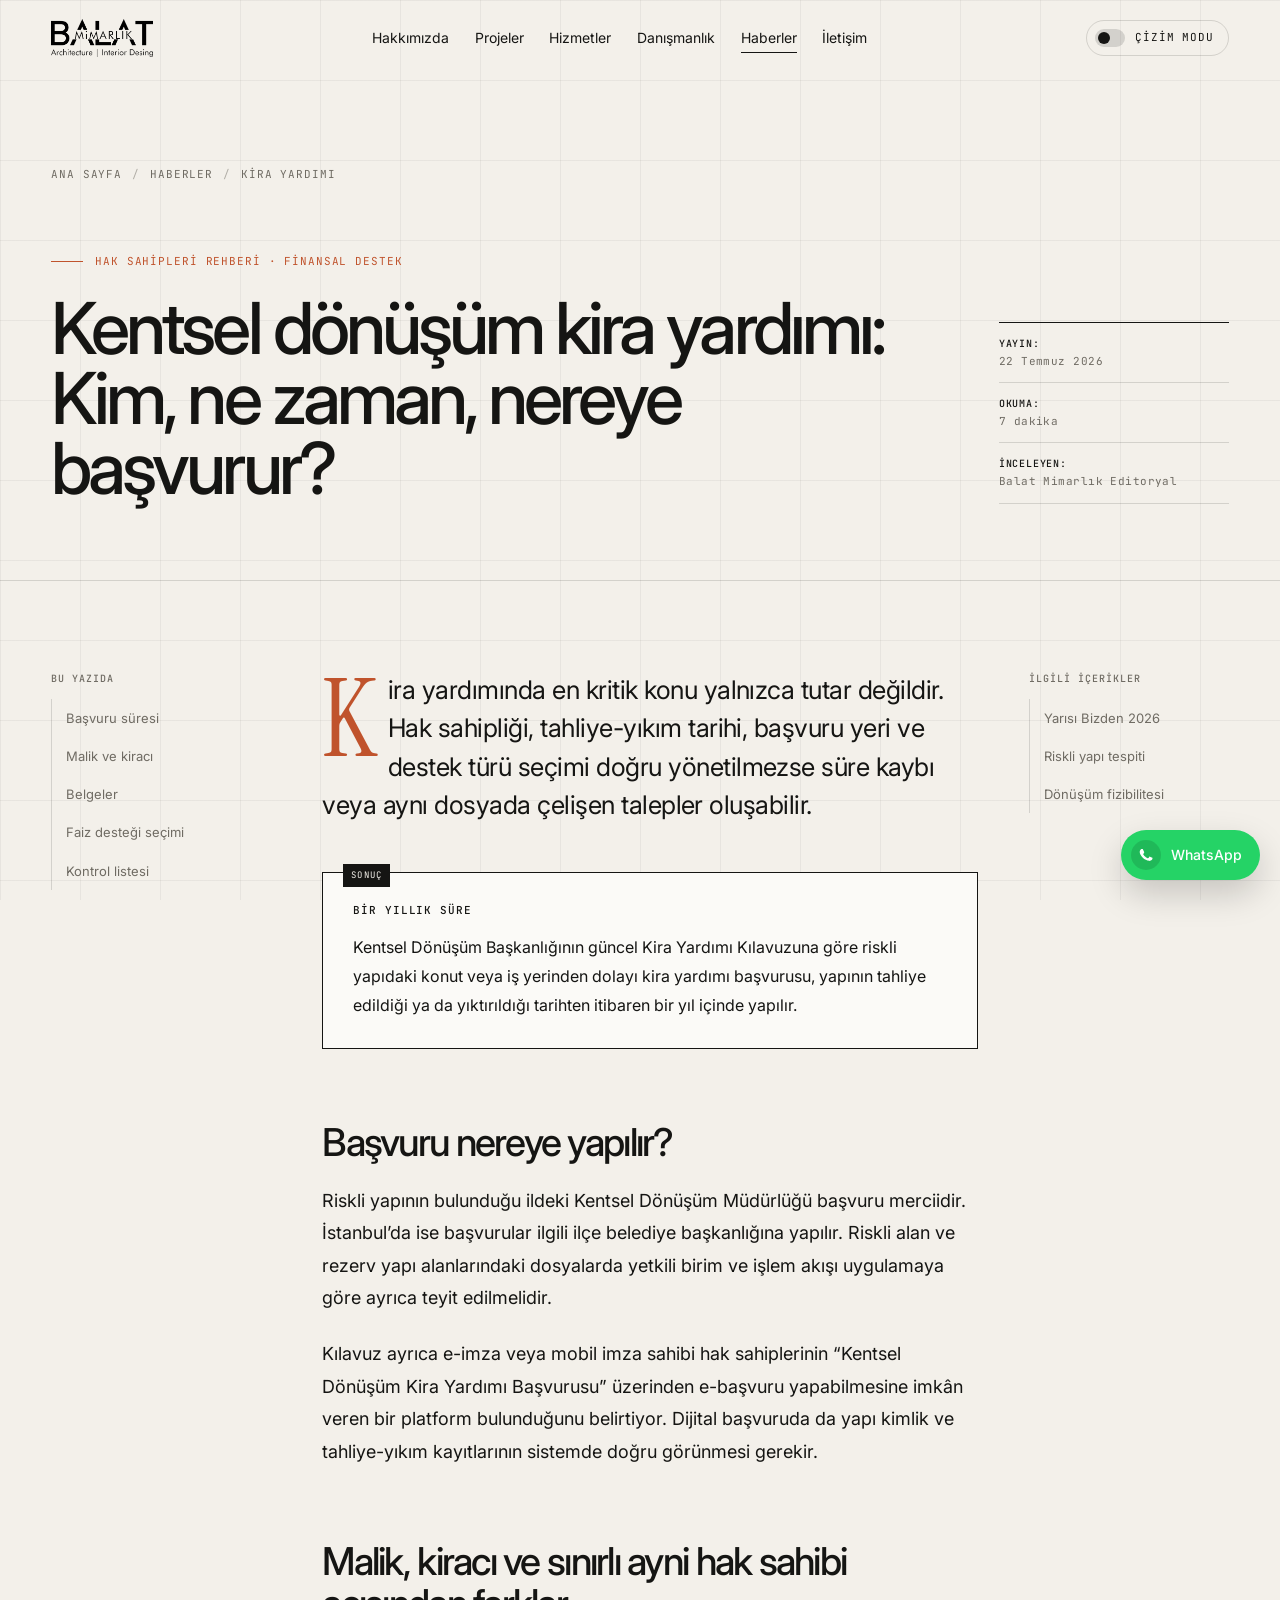
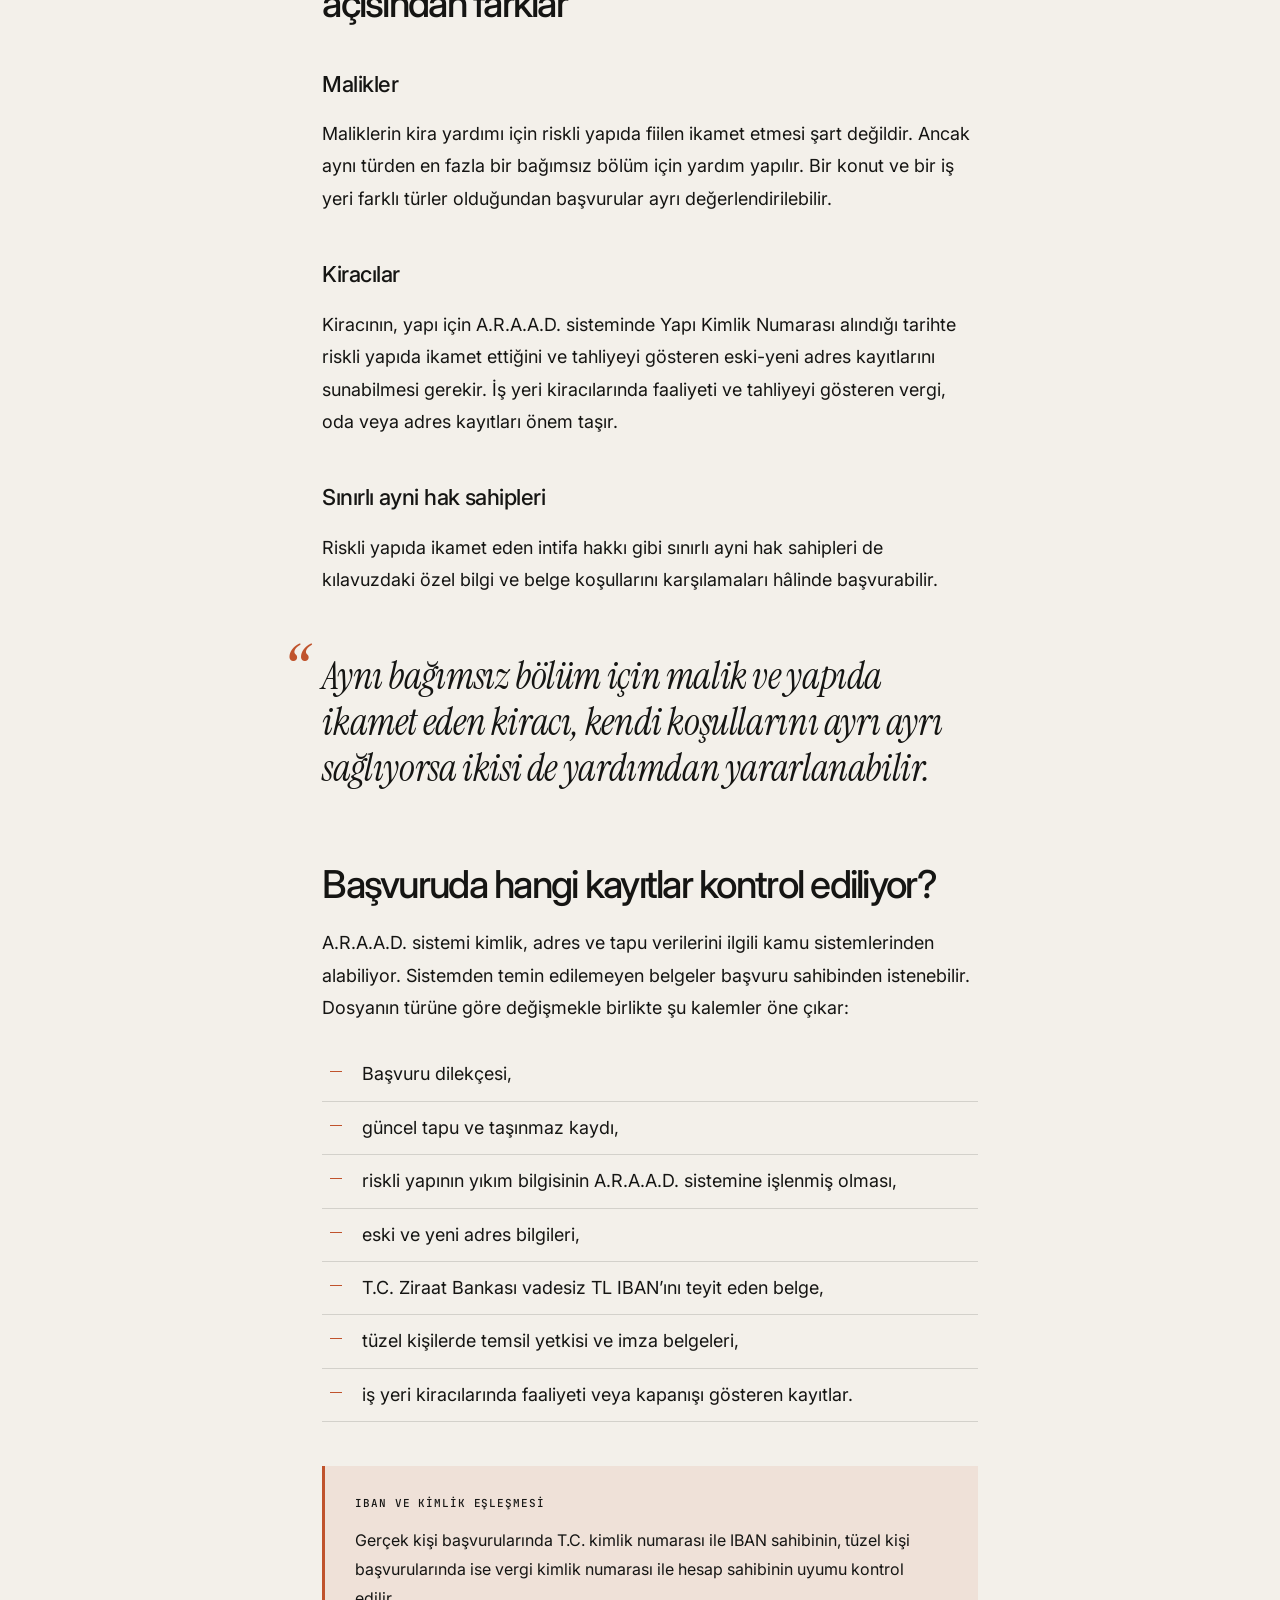
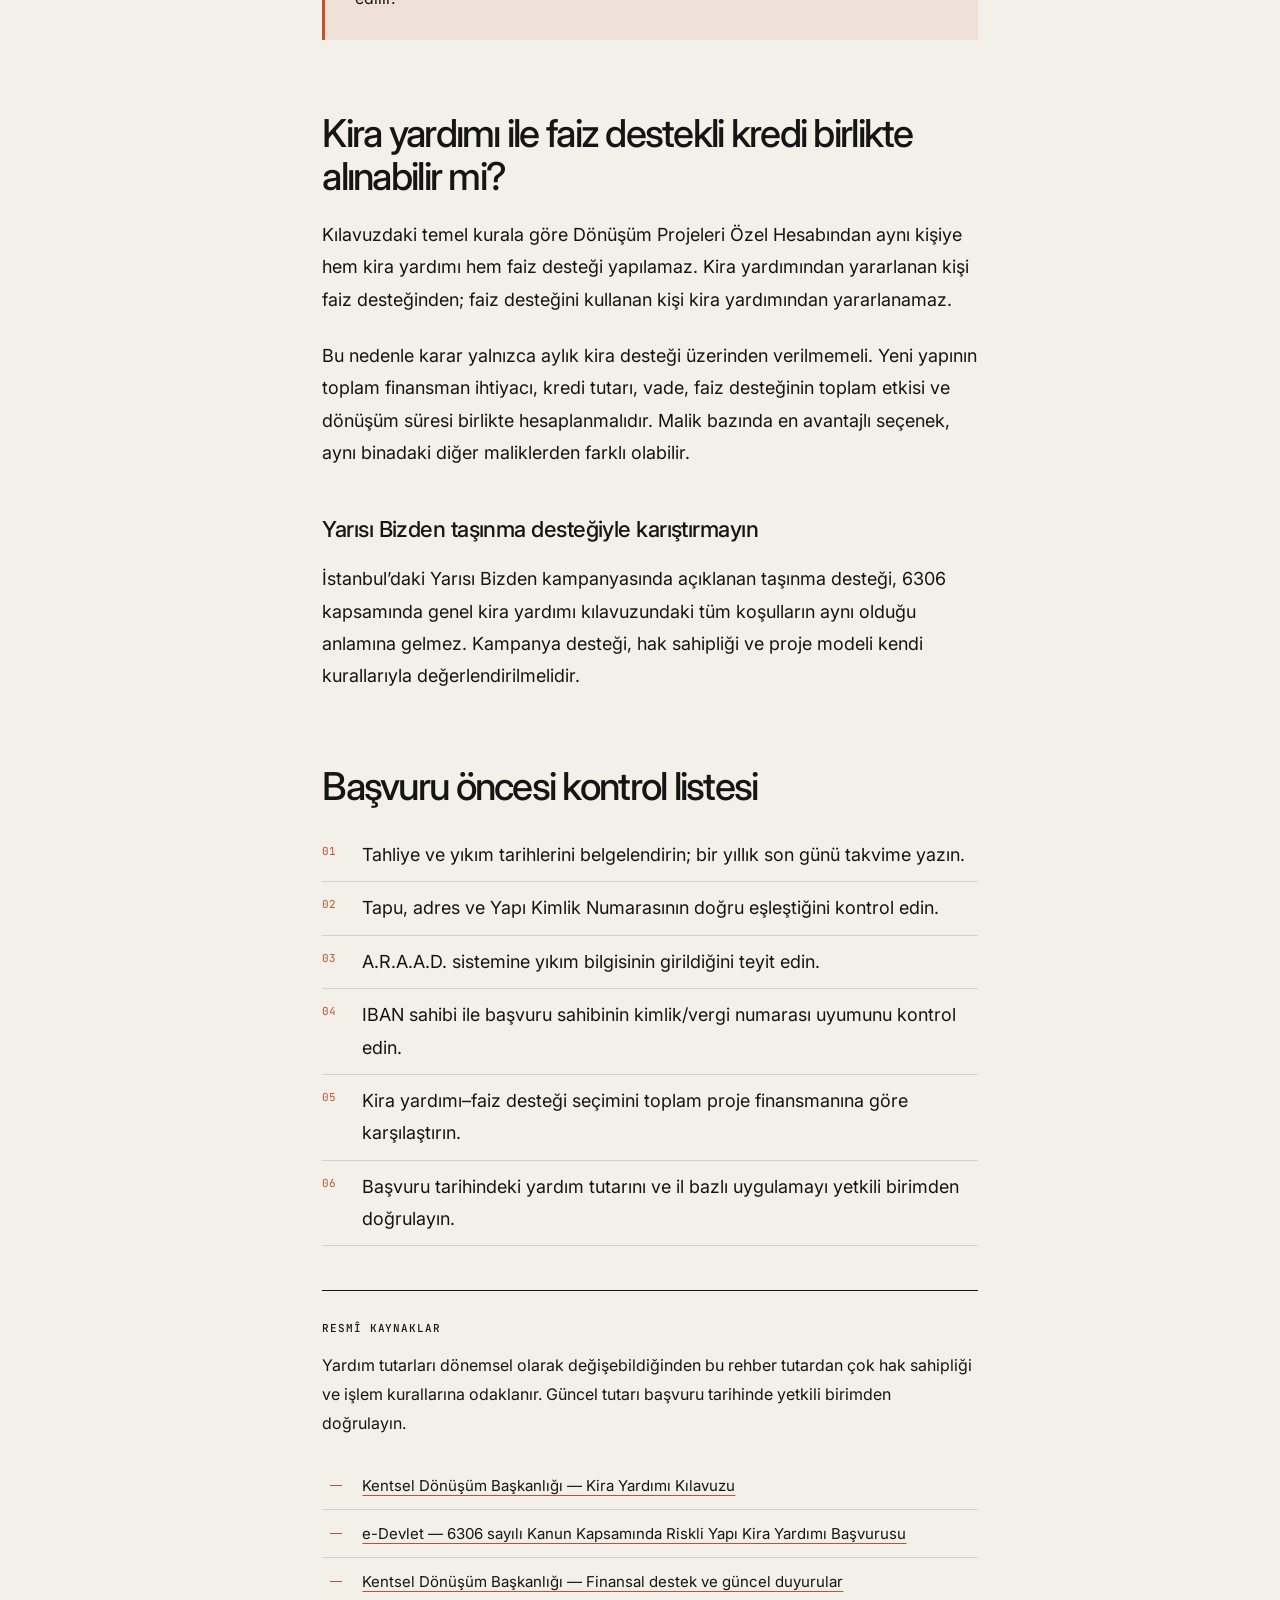
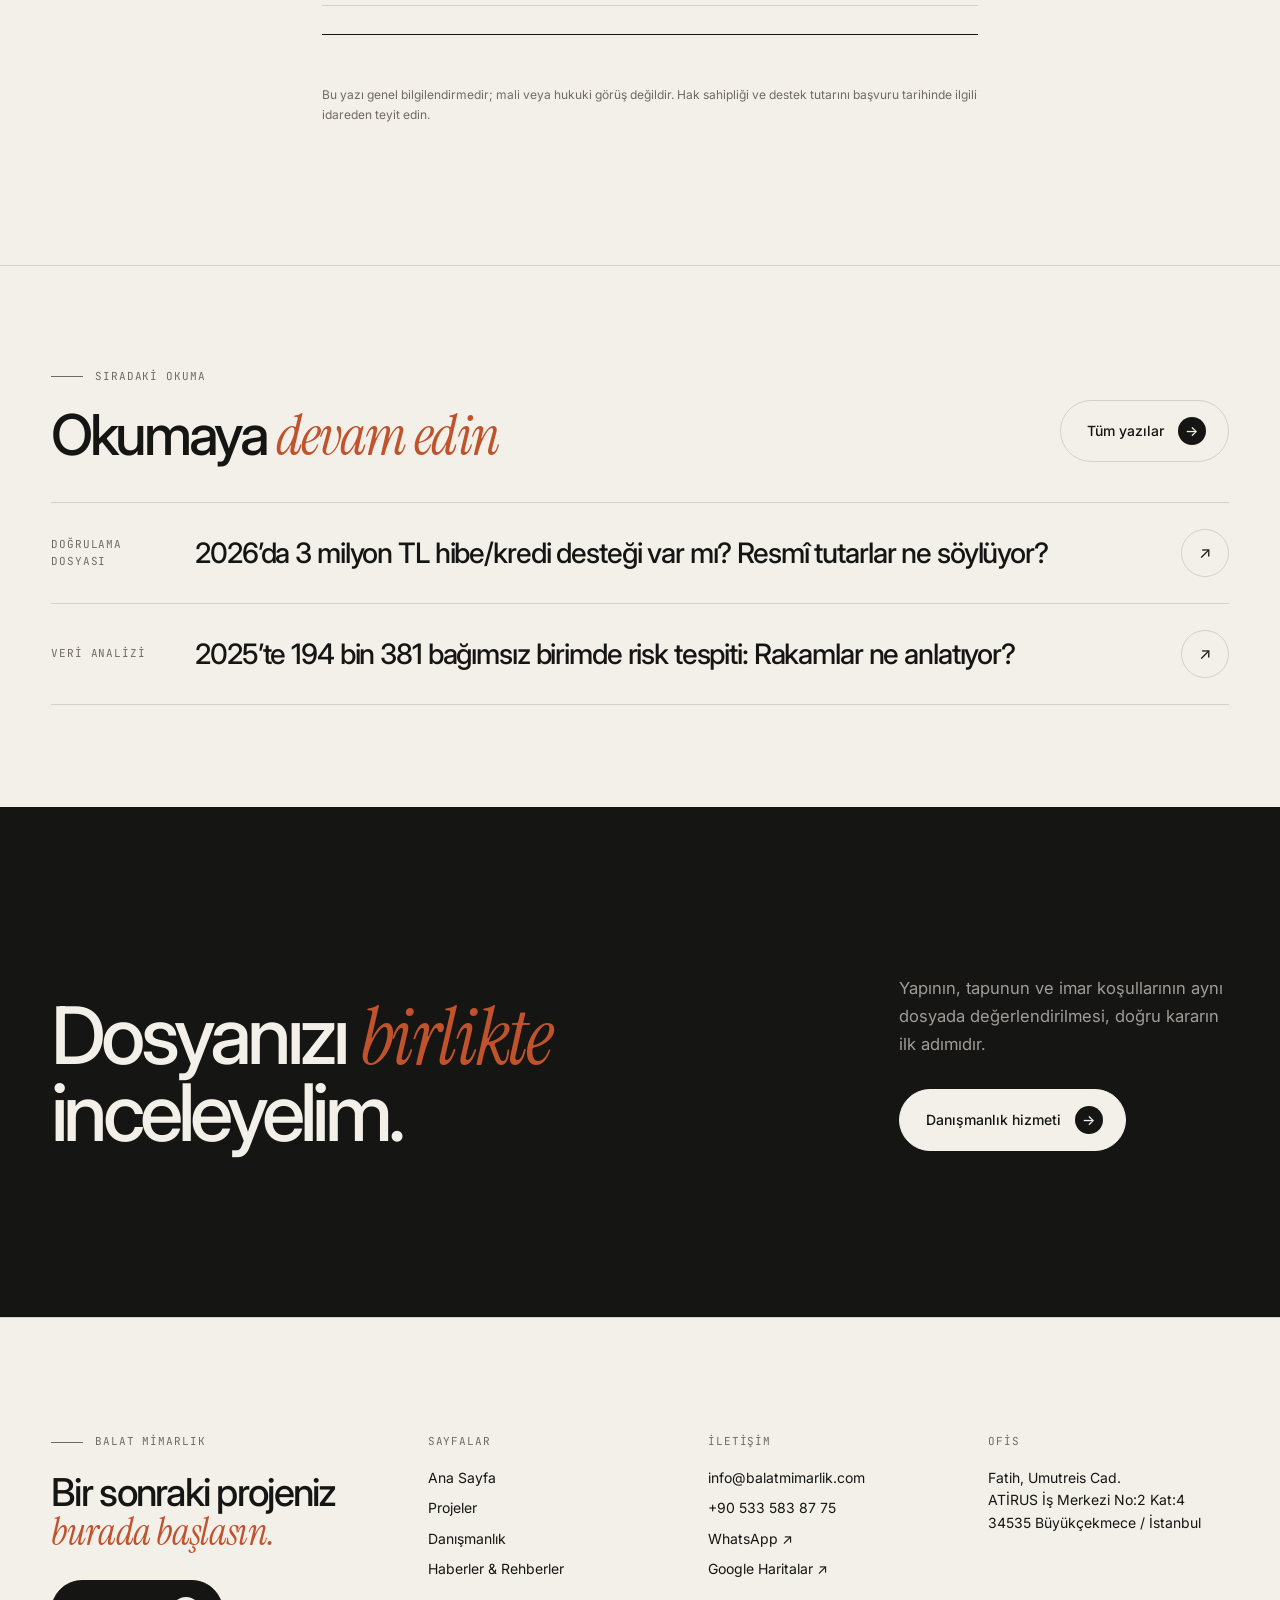
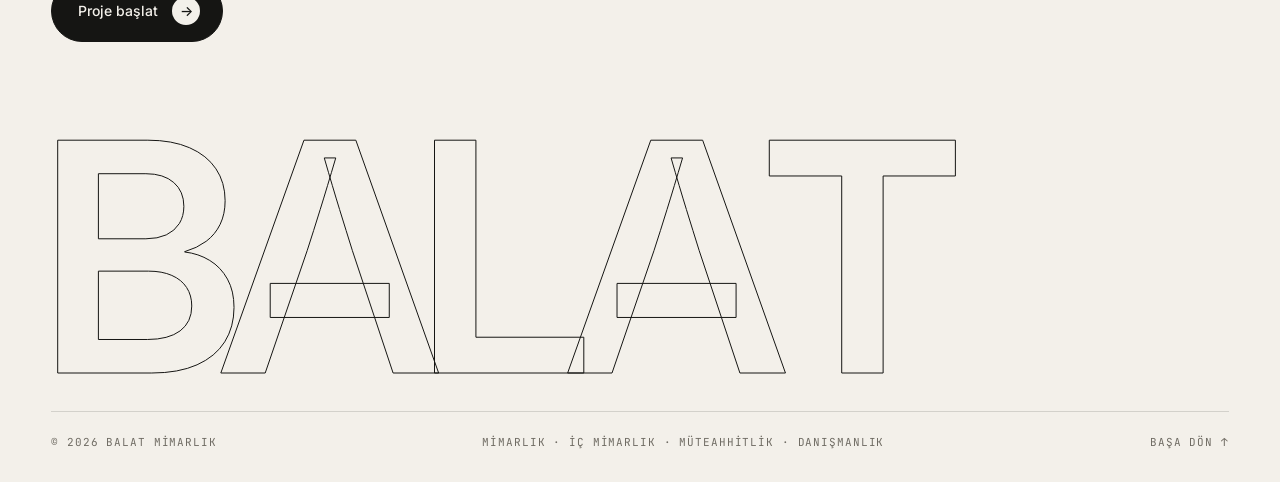
<file: haberler/kira-yardimi-basvuru-rehberi.html>
<!DOCTYPE html>
<html lang="tr">
<head>
<meta charset="UTF-8">
<meta name="viewport" content="width=device-width, initial-scale=1.0">
<meta name="robots" content="noindex, nofollow">
<title>Kentsel Dönüşüm Kira Yardımı Başvuru Rehberi | Balat Mimarlık</title>
  <meta name="description" content="6306 sayılı Kanun kapsamında kentsel dönüşüm kira yardımı: bir yıllık başvuru süresi, malik ve kiracı koşulları, gerekli belgeler ve faiz desteği seçimi."><link rel="canonical" href="https://balatmimarlik.com/haberler/kira-yardimi-basvuru-rehberi.html">
  <meta property="og:locale" content="tr_TR"><meta property="og:type" content="article"><meta property="og:site_name" content="Balat Mimarlık"><meta property="og:title" content="Kentsel Dönüşüm Kira Yardımı Başvuru Rehberi"><meta property="og:description" content="Başvuru süresi, malik-kiracı ayrımı ve destek seçiminin güncel özeti."><meta property="og:url" content="https://balatmimarlik.com/haberler/kira-yardimi-basvuru-rehberi.html"><meta property="og:image" content="https://balatmimarlik.com/images/kumburgazvilla/01.webp"><meta property="article:published_time" content="2026-07-22T09:00:00+03:00"><meta name="twitter:card" content="summary_large_image">
  <script type="application/ld+json">{"@context":"https://schema.org","@graph":[{"@type":"Article","headline":"Kentsel dönüşüm kira yardımı başvuru rehberi","datePublished":"2026-07-22T09:00:00+03:00","dateModified":"2026-07-22T09:00:00+03:00","inLanguage":"tr-TR","mainEntityOfPage":"https://balatmimarlik.com/haberler/kira-yardimi-basvuru-rehberi.html","image":"https://balatmimarlik.com/images/kumburgazvilla/01.webp","author":{"@type":"Organization","name":"Balat Mimarlık Editoryal"},"publisher":{"@id":"https://balatmimarlik.com/#organization"}},{"@type":"BreadcrumbList","itemListElement":[{"@type":"ListItem","position":1,"name":"Ana Sayfa","item":"https://balatmimarlik.com/"},{"@type":"ListItem","position":2,"name":"Haberler","item":"https://balatmimarlik.com/haberler/"},{"@type":"ListItem","position":3,"name":"Kira Yardımı Rehberi","item":"https://balatmimarlik.com/haberler/kira-yardimi-basvuru-rehberi.html"}]}]}</script>
<meta name="theme-color" content="#f3f0ea">
<link rel="icon" href="/favicon.ico">
<link rel="apple-touch-icon" href="/icon.png">
<link rel="manifest" href="/site.webmanifest">
<link rel="preconnect" href="https://fonts.googleapis.com">
<link rel="preconnect" href="https://fonts.gstatic.com" crossorigin>
<link href="https://fonts.googleapis.com/css2?family=Inter:wght@300;400;500;600&family=Instrument+Serif:ital@0;1&family=JetBrains+Mono:wght@400;500&display=swap" rel="stylesheet">
<link rel="stylesheet" href="/assets/css/balat.css">
<script>try{if(localStorage.getItem('bm-mode')==='blueprint')document.documentElement.dataset.mode='blueprint'}catch(e){}</script>
</head>
<body>
<a class="skip-link" href="#main">İçeriğe geç</a>
<div class="grid-bg" aria-hidden="true"></div>
<div class="progress" id="progress" aria-hidden="true"></div>
<div class="cursor hide" id="cursor" aria-hidden="true"><span>Aç</span></div>
<header class="header" id="header">
  <a href="/" class="brand" aria-label="Balat Mimarlık ana sayfa"><img src="/images/balatlogo.png" alt="Balat Mimarlık" width="102" height="38"></a>
  <nav class="nav" aria-label="Ana menü"><a href="/#hakkimizda">Hakkımızda</a><a href="/#projeler">Projeler</a><a href="/#hizmetler">Hizmetler</a><a href="/danismanlik.html">Danışmanlık</a><a href="/haberler/" aria-current="page">Haberler</a><a href="/#iletisim">İletişim</a></nav>
  <div class="header-actions">
    <button class="mode-toggle" id="modeToggle" aria-pressed="false" title="Siteyi teknik çizim moduna geçir"><span class="knob"></span><span class="lbl mono">Çizim modu</span></button>
    <button class="burger" id="burger" aria-label="Menüyü aç" aria-expanded="false" aria-controls="mobileMenu"><span></span></button>
  </div>
</header>
<nav class="mobile-menu" id="mobileMenu" aria-hidden="true" aria-label="Mobil menü">
  <a href="/#hakkimizda">Hakkımızda <span class="mono">01</span></a><a href="/#projeler">Projeler <span class="mono">02</span></a><a href="/#hizmetler">Hizmetler <span class="mono">03</span></a><a href="/danismanlik.html">Danışmanlık <span class="mono">04</span></a><a href="/haberler/">Haberler <span class="mono">05</span></a><a href="/#iletisim">İletişim <span class="mono">06</span></a>
  <div class="mm-foot mono"><a href="tel:+905335838775" style="font-size:inherit;border:0;padding:0">+90 533 583 87 75</a><a href="mailto:info@balatmimarlik.com" style="font-size:inherit;border:0;padding:0">info@balatmimarlik.com</a></div>
</nav>
<main id="main">
<header class="article-hero"><div class="container"><nav class="breadcrumbs" aria-label="İçerik yolu"><a href="/">Ana Sayfa</a><span><a href="/haberler/">Haberler</a></span><span aria-current="page">Kira Yardımı</span></nav><div class="article-header"><div><span class="article-kicker">Hak sahipleri rehberi · Finansal destek</span><h1 class="article-title">Kentsel dönüşüm kira yardımı: Kim, ne zaman, nereye başvurur?</h1></div><div class="article-meta"><span><strong>Yayın:</strong><br>22 Temmuz 2026</span><span><strong>Okuma:</strong><br>7 dakika</span><span><strong>İnceleyen:</strong><br>Balat Mimarlık Editoryal</span></div></div></div></header>
    <article class="container article-layout"><aside class="article-aside"><strong>Bu yazıda</strong><a href="#sure">Başvuru süresi</a><a href="#malik">Malik ve kiracı</a><a href="#belgeler">Belgeler</a><a href="#secim">Faiz desteği seçimi</a><a href="#kontrol">Kontrol listesi</a></aside>
      <div class="article-body">
        <p class="lead">Kira yardımında en kritik konu yalnızca tutar değildir. Hak sahipliği, tahliye-yıkım tarihi, başvuru yeri ve destek türü seçimi doğru yönetilmezse süre kaybı veya aynı dosyada çelişen talepler oluşabilir.</p>
        <div class="fact-box" id="sure"><strong>Bir yıllık süre</strong><p>Kentsel Dönüşüm Başkanlığının güncel Kira Yardımı Kılavuzuna göre riskli yapıdaki konut veya iş yerinden dolayı kira yardımı başvurusu, yapının tahliye edildiği ya da yıktırıldığı tarihten itibaren bir yıl içinde yapılır.</p></div>
        <h2>Başvuru nereye yapılır?</h2>
        <p>Riskli yapının bulunduğu ildeki Kentsel Dönüşüm Müdürlüğü başvuru merciidir. İstanbul’da ise başvurular ilgili ilçe belediye başkanlığına yapılır. Riskli alan ve rezerv yapı alanlarındaki dosyalarda yetkili birim ve işlem akışı uygulamaya göre ayrıca teyit edilmelidir.</p>
        <p>Kılavuz ayrıca e-imza veya mobil imza sahibi hak sahiplerinin “Kentsel Dönüşüm Kira Yardımı Başvurusu” üzerinden e-başvuru yapabilmesine imkân veren bir platform bulunduğunu belirtiyor. Dijital başvuruda da yapı kimlik ve tahliye-yıkım kayıtlarının sistemde doğru görünmesi gerekir.</p>
        <h2 id="malik">Malik, kiracı ve sınırlı ayni hak sahibi açısından farklar</h2>
        <h3>Malikler</h3>
        <p>Maliklerin kira yardımı için riskli yapıda fiilen ikamet etmesi şart değildir. Ancak aynı türden en fazla bir bağımsız bölüm için yardım yapılır. Bir konut ve bir iş yeri farklı türler olduğundan başvurular ayrı değerlendirilebilir.</p>
        <h3>Kiracılar</h3>
        <p>Kiracının, yapı için A.R.A.A.D. sisteminde Yapı Kimlik Numarası alındığı tarihte riskli yapıda ikamet ettiğini ve tahliyeyi gösteren eski-yeni adres kayıtlarını sunabilmesi gerekir. İş yeri kiracılarında faaliyeti ve tahliyeyi gösteren vergi, oda veya adres kayıtları önem taşır.</p>
        <h3>Sınırlı ayni hak sahipleri</h3>
        <p>Riskli yapıda ikamet eden intifa hakkı gibi sınırlı ayni hak sahipleri de kılavuzdaki özel bilgi ve belge koşullarını karşılamaları hâlinde başvurabilir.</p>
        <blockquote><p>Aynı bağımsız bölüm için malik ve yapıda ikamet eden kiracı, kendi koşullarını ayrı ayrı sağlıyorsa ikisi de yardımdan yararlanabilir.</p></blockquote>
        <h2 id="belgeler">Başvuruda hangi kayıtlar kontrol ediliyor?</h2>
        <p>A.R.A.A.D. sistemi kimlik, adres ve tapu verilerini ilgili kamu sistemlerinden alabiliyor. Sistemden temin edilemeyen belgeler başvuru sahibinden istenebilir. Dosyanın türüne göre değişmekle birlikte şu kalemler öne çıkar:</p>
        <ul><li>Başvuru dilekçesi,</li><li>güncel tapu ve taşınmaz kaydı,</li><li>riskli yapının yıkım bilgisinin A.R.A.A.D. sistemine işlenmiş olması,</li><li>eski ve yeni adres bilgileri,</li><li>T.C. Ziraat Bankası vadesiz TL IBAN’ını teyit eden belge,</li><li>tüzel kişilerde temsil yetkisi ve imza belgeleri,</li><li>iş yeri kiracılarında faaliyeti veya kapanışı gösteren kayıtlar.</li></ul>
        <div class="warning-box"><strong>IBAN ve kimlik eşleşmesi</strong><p>Gerçek kişi başvurularında T.C. kimlik numarası ile IBAN sahibinin, tüzel kişi başvurularında ise vergi kimlik numarası ile hesap sahibinin uyumu kontrol edilir.</p></div>
        <h2 id="secim">Kira yardımı ile faiz destekli kredi birlikte alınabilir mi?</h2>
        <p>Kılavuzdaki temel kurala göre Dönüşüm Projeleri Özel Hesabından aynı kişiye hem kira yardımı hem faiz desteği yapılamaz. Kira yardımından yararlanan kişi faiz desteğinden; faiz desteğini kullanan kişi kira yardımından yararlanamaz.</p>
        <p>Bu nedenle karar yalnızca aylık kira desteği üzerinden verilmemeli. Yeni yapının toplam finansman ihtiyacı, kredi tutarı, vade, faiz desteğinin toplam etkisi ve dönüşüm süresi birlikte hesaplanmalıdır. Malik bazında en avantajlı seçenek, aynı binadaki diğer maliklerden farklı olabilir.</p>
        <h3>Yarısı Bizden taşınma desteğiyle karıştırmayın</h3>
        <p>İstanbul’daki Yarısı Bizden kampanyasında açıklanan taşınma desteği, 6306 kapsamında genel kira yardımı kılavuzundaki tüm koşulların aynı olduğu anlamına gelmez. Kampanya desteği, hak sahipliği ve proje modeli kendi kurallarıyla değerlendirilmelidir.</p>
        <h2 id="kontrol">Başvuru öncesi kontrol listesi</h2>
        <ol><li>Tahliye ve yıkım tarihlerini belgelendirin; bir yıllık son günü takvime yazın.</li><li>Tapu, adres ve Yapı Kimlik Numarasının doğru eşleştiğini kontrol edin.</li><li>A.R.A.A.D. sistemine yıkım bilgisinin girildiğini teyit edin.</li><li>IBAN sahibi ile başvuru sahibinin kimlik/vergi numarası uyumunu kontrol edin.</li><li>Kira yardımı–faiz desteği seçimini toplam proje finansmanına göre karşılaştırın.</li><li>Başvuru tarihindeki yardım tutarını ve il bazlı uygulamayı yetkili birimden doğrulayın.</li></ol>
        <div class="source-box"><strong>Resmî kaynaklar</strong><p>Yardım tutarları dönemsel olarak değişebildiğinden bu rehber tutardan çok hak sahipliği ve işlem kurallarına odaklanır. Güncel tutarı başvuru tarihinde yetkili birimden doğrulayın.</p><ul><li><a href="https://www.kdb.gov.tr/files/dosyalar/2025581552595300.pdf" target="_blank" rel="noopener">Kentsel Dönüşüm Başkanlığı — Kira Yardımı Kılavuzu</a></li><li><a href="https://www.turkiye.gov.tr/csb-kentsel-donusum-kira-yardimi-basvurusu-4621" target="_blank" rel="noopener">e-Devlet — 6306 sayılı Kanun Kapsamında Riskli Yapı Kira Yardımı Başvurusu</a></li><li><a href="https://kdb.gov.tr/" target="_blank" rel="noopener">Kentsel Dönüşüm Başkanlığı — Finansal destek ve güncel duyurular</a></li></ul></div>
        <p><small>Bu yazı genel bilgilendirmedir; mali veya hukuki görüş değildir. Hak sahipliği ve destek tutarını başvuru tarihinde ilgili idareden teyit edin.</small></p>
      </div><aside class="article-rail"><strong>İlgili içerikler</strong><a href="/haberler/yarisi-bizden-2026.html">Yarısı Bizden 2026</a><a href="/haberler/riskli-yapi-tespiti-ve-itiraz-sureci.html">Riskli yapı tespiti</a><a href="/danismanlik.html">Dönüşüm fizibilitesi</a></aside>
    </article>
  
<section class="article-next">
  <div class="sec-head" style="margin-bottom:40px"><div><p class="kicker mono">Sıradaki okuma</p><h2 class="h2" style="font-size:clamp(34px,4.4vw,64px)">Okumaya <span class="serif">devam edin</span></h2></div><a class="btn ghost" href="/haberler/">Tüm yazılar <span class="arrow">→</span></a></div>
  <div class="rows"><a class="row" href="/haberler/3-milyon-tl-destek-iddiasi-2026.html"><span class="mono">Doğrulama dosyası</span><div><h3>2026’da 3 milyon TL hibe/kredi desteği var mı? Resmî tutarlar ne söylüyor?</h3></div><span class="arr" aria-hidden="true">↗</span></a><a class="row" href="/haberler/2025-kentsel-donusum-verileri.html"><span class="mono">Veri analizi</span><div><h3>2025’te 194 bin 381 bağımsız birimde risk tespiti: Rakamlar ne anlatıyor?</h3></div><span class="arr" aria-hidden="true">↗</span></a></div>
</section>
<section class="sec on-dark">
  <div class="page-hero-grid">
    <h2 class="h2">Dosyanızı <span class="serif">birlikte</span> inceleyelim.</h2>
    <div><p class="lede" style="margin-bottom:30px">Yapının, tapunun ve imar koşullarının aynı dosyada değerlendirilmesi, doğru kararın ilk adımıdır.</p><a class="btn" href="/danismanlik.html">Danışmanlık hizmeti <span class="arrow">→</span></a></div>
  </div>
</section>
</main>
<footer class="footer">
  <div class="footer-top">
    <div><p class="kicker mono">Balat Mimarlık</p><h2>Bir sonraki projeniz <span class="serif">burada başlasın.</span></h2><div style="margin-top:28px"><a class="btn" href="/#brif">Proje başlat <span class="arrow">→</span></a></div></div>
    <div class="footer-col"><span class="mono">Sayfalar</span><a href="/">Ana Sayfa</a><a href="/#projeler">Projeler</a><a href="/danismanlik.html">Danışmanlık</a><a href="/haberler/">Haberler &amp; Rehberler</a></div>
    <div class="footer-col"><span class="mono">İletişim</span><a href="mailto:info@balatmimarlik.com">info@balatmimarlik.com</a><a href="tel:+905335838775">+90 533 583 87 75</a><a href="https://wa.me/905335838775" target="_blank" rel="noopener">WhatsApp ↗</a><a href="https://maps.app.goo.gl/Trg3NMXac2ggAAPw8" target="_blank" rel="noopener">Google Haritalar ↗</a></div>
    <div class="footer-col"><span class="mono">Ofis</span><span>Fatih, Umutreis Cad.<br>ATİRUS İş Merkezi No:2 Kat:4<br>34535 Büyükçekmece / İstanbul</span></div>
  </div>
  <p class="footer-word" aria-hidden="true"><span>B</span><span>A</span><span>L</span><span>A</span><span>T</span></p>
  <div class="footer-bar mono"><span>© 2026 Balat Mimarlık</span><span>Mimarlık · İç Mimarlık · Müteahhitlik · Danışmanlık</span><a href="#main">Başa dön ↑</a></div>
</footer>
<a class="wa" href="https://wa.me/905335838775?text=Merhaba%2C%20kentsel%20d%C3%B6n%C3%BC%C5%9F%C3%BCm%20deste%C4%9Fi%20ve%20proje%20b%C3%BCt%C3%A7esi%20hakk%C4%B1nda%20g%C3%B6r%C3%BC%C5%9Fmek%20istiyorum." target="_blank" rel="noopener" aria-label="WhatsApp ile yazın"><svg viewBox="0 0 32 32" fill="#fff" aria-hidden="true"><circle cx="16" cy="16" r="16" fill="rgba(0,0,0,.12)"/><path d="M22.6 18.9c-.3-.2-2-1-2.3-1.1-.3-.1-.5-.2-.8.2-.2.3-.9 1.1-1.1 1.3-.2.2-.4.3-.7.1-.3-.2-1.4-.5-2.7-1.7-1-.9-1.7-2-1.9-2.3-.2-.3 0-.5.1-.7l.5-.6c.2-.2.2-.4.3-.6.1-.2 0-.5 0-.6l-1.1-2.6c-.3-.7-.6-.6-.8-.6h-.7c-.2 0-.6.1-.9.4-.3.3-1.2 1.1-1.2 2.8s1.2 3.2 1.4 3.5c.2.2 2.4 3.6 5.7 5 2.8 1.1 3.4.9 4 .8.6-.1 2-.8 2.3-1.6.3-.8.3-1.4.2-1.6-.1-.1-.3-.2-.5-.3z"/></svg><span class="t">WhatsApp</span></a>
<script src="/assets/js/balat.js"></script>

</body>
</html>
</file>
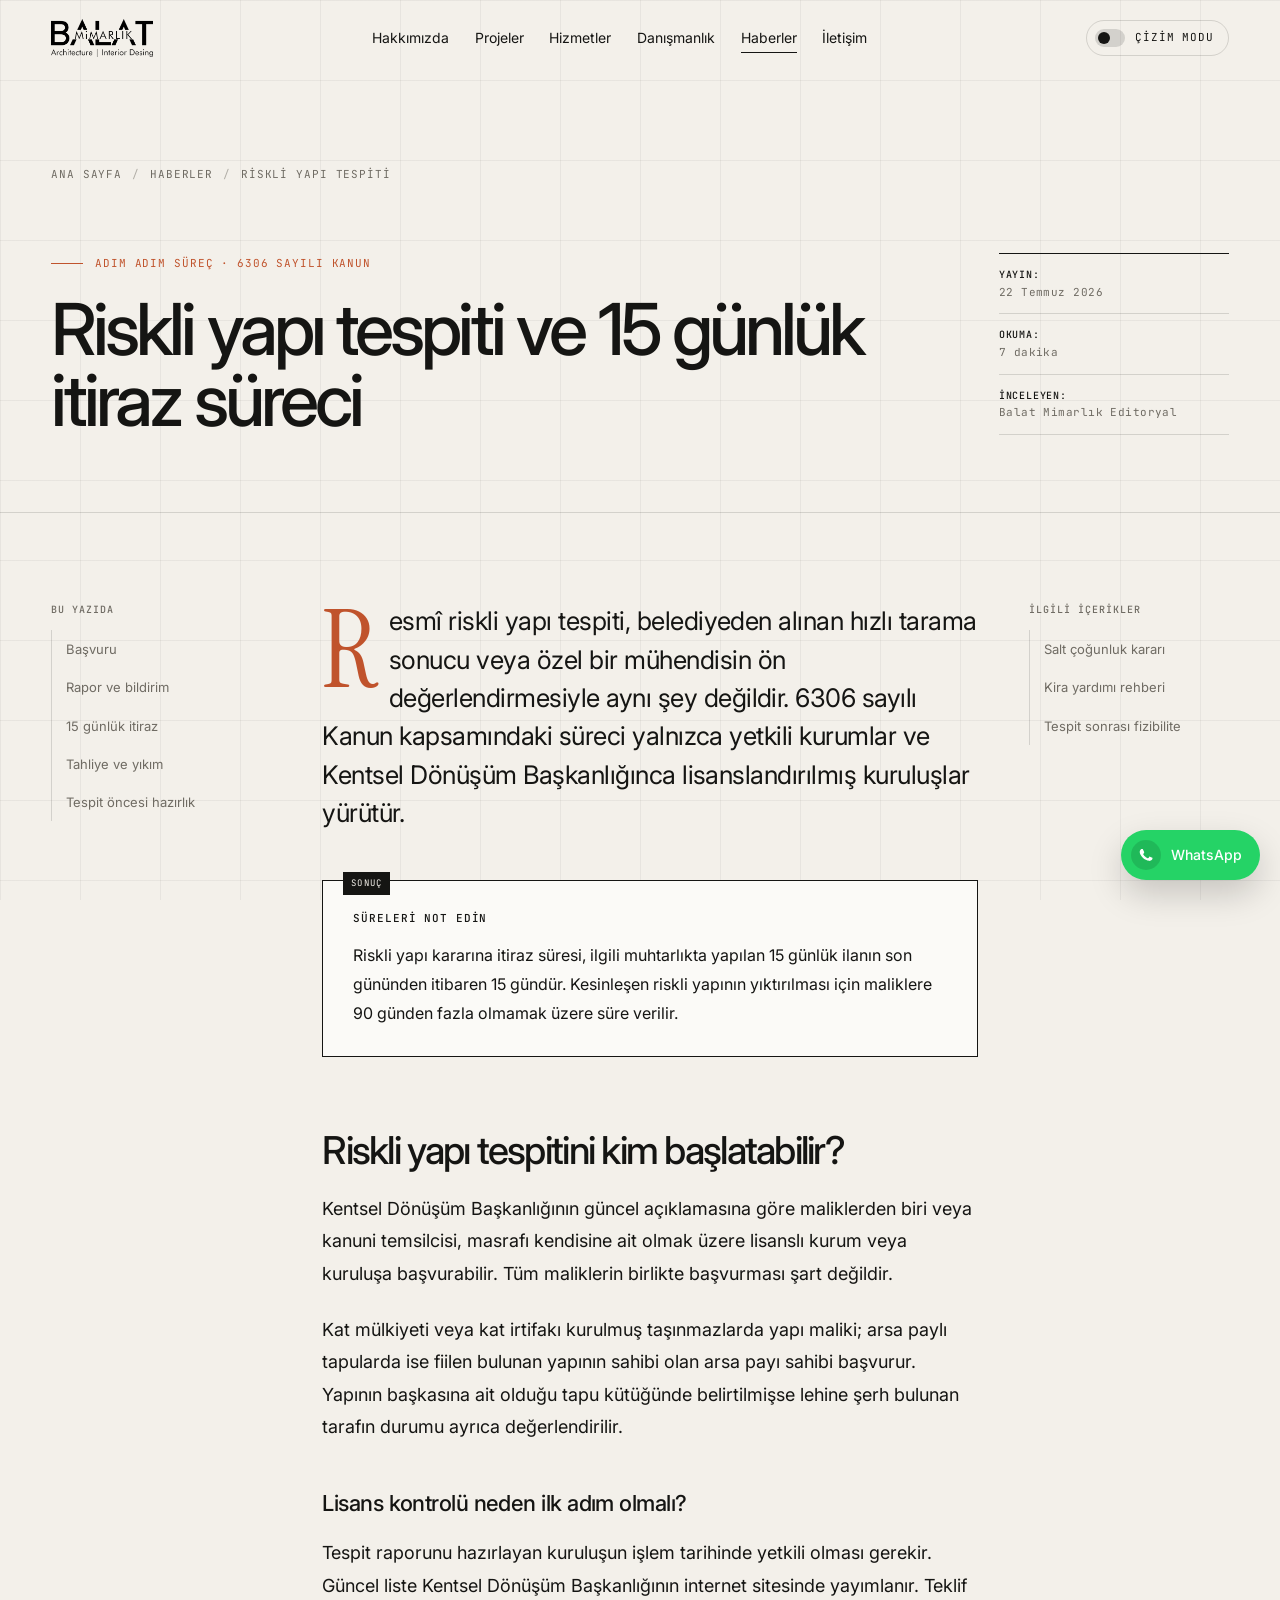
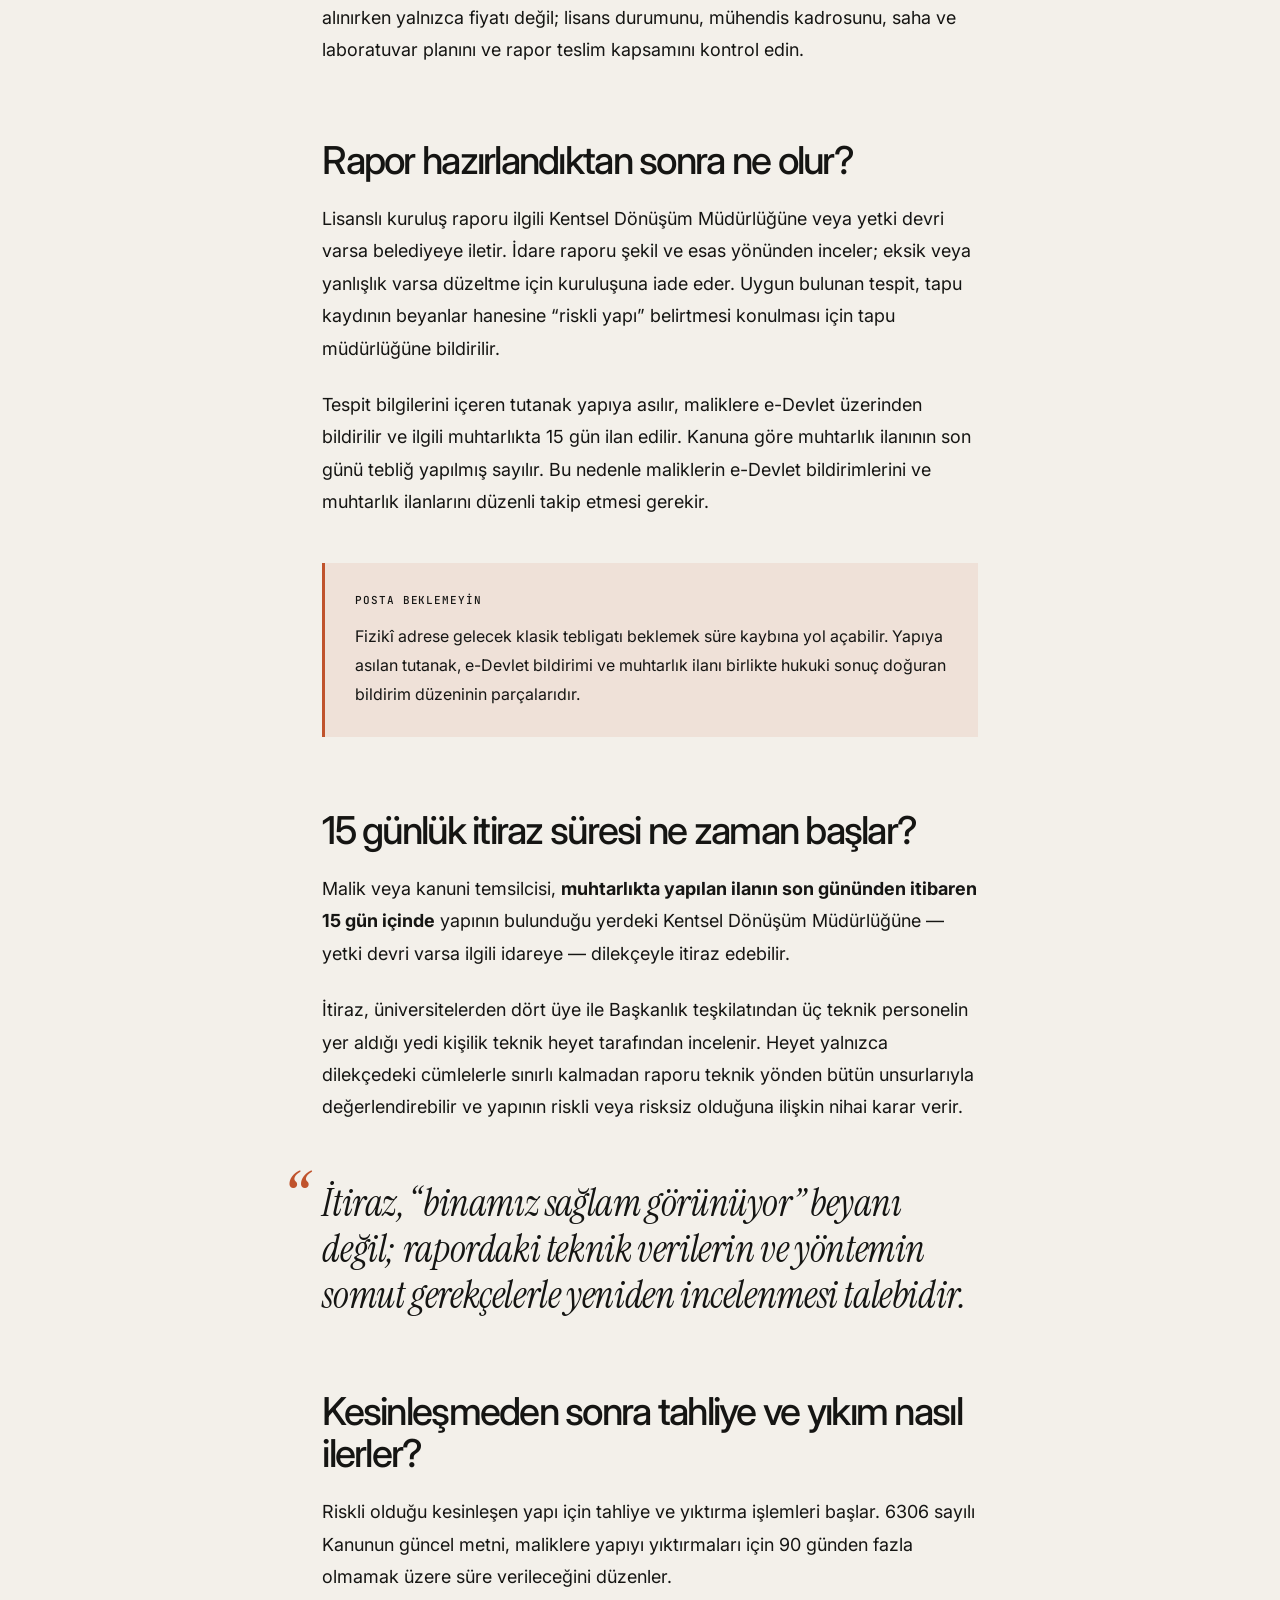
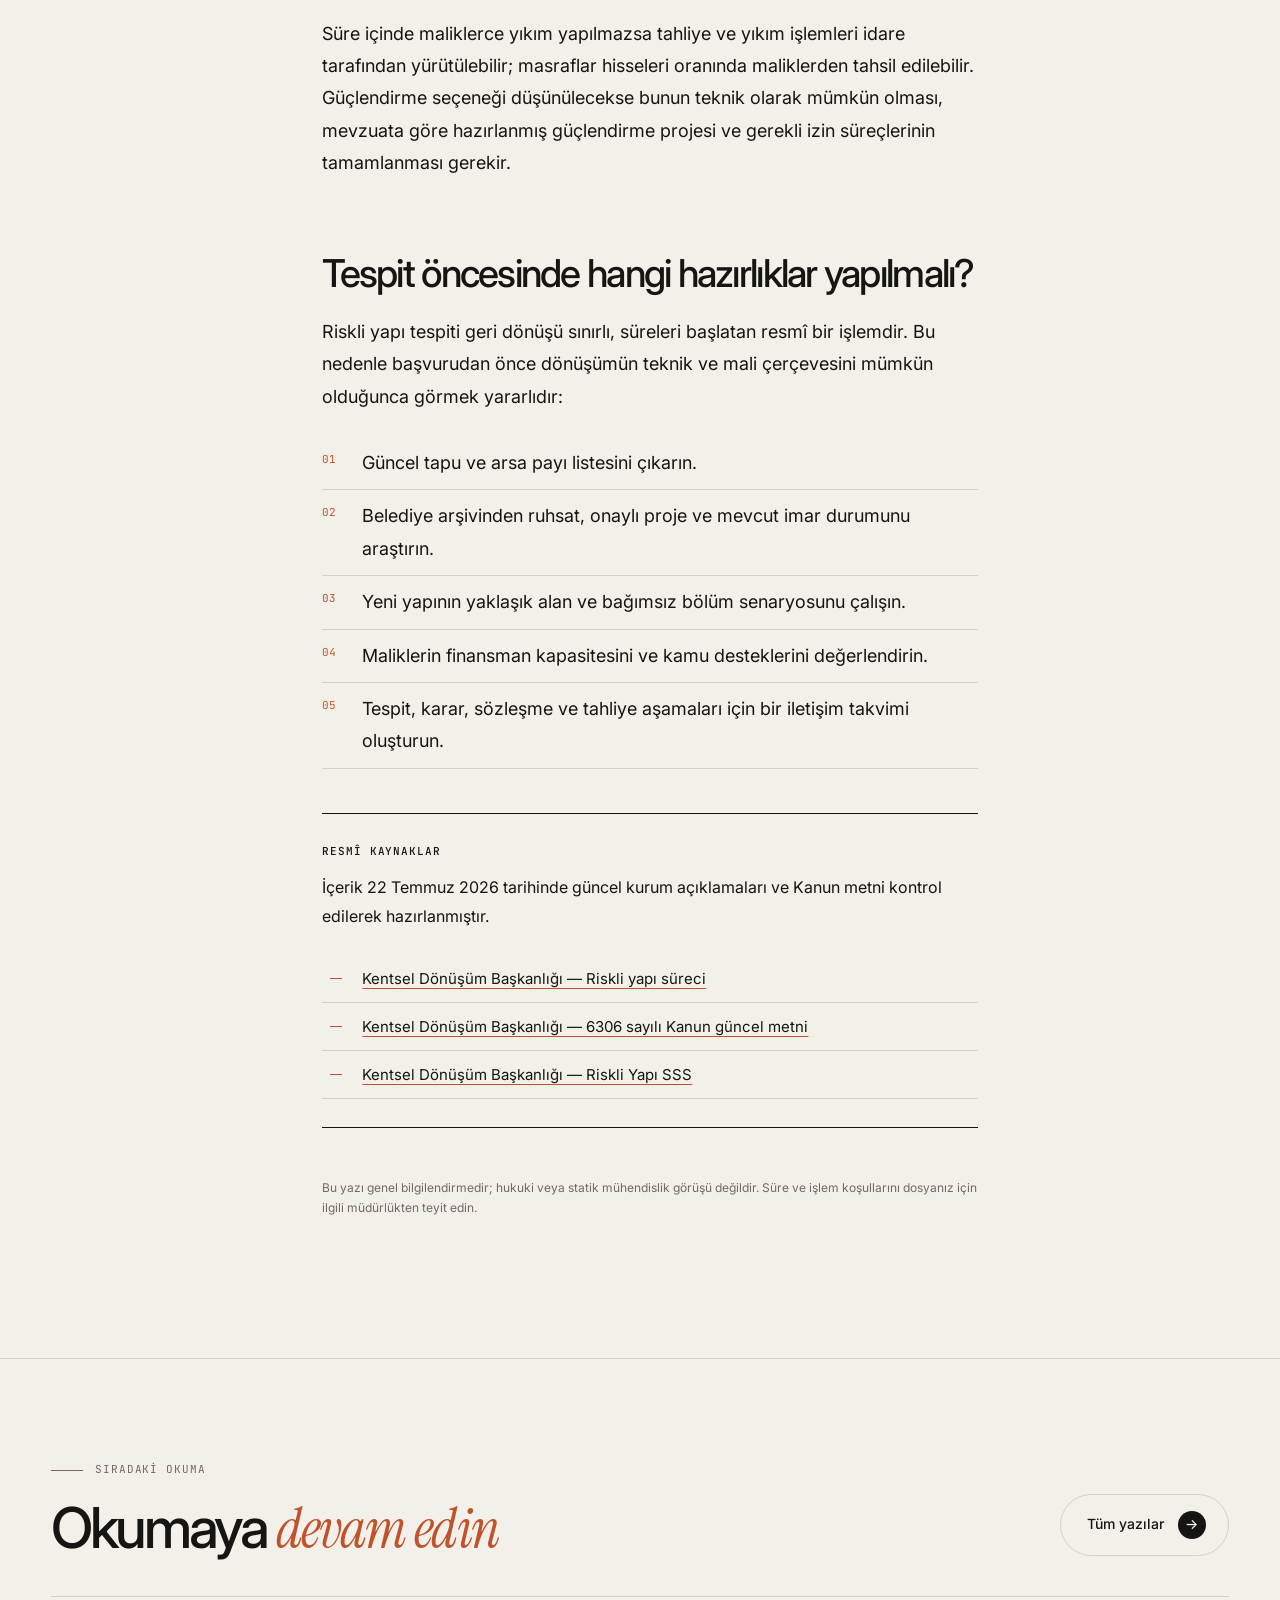
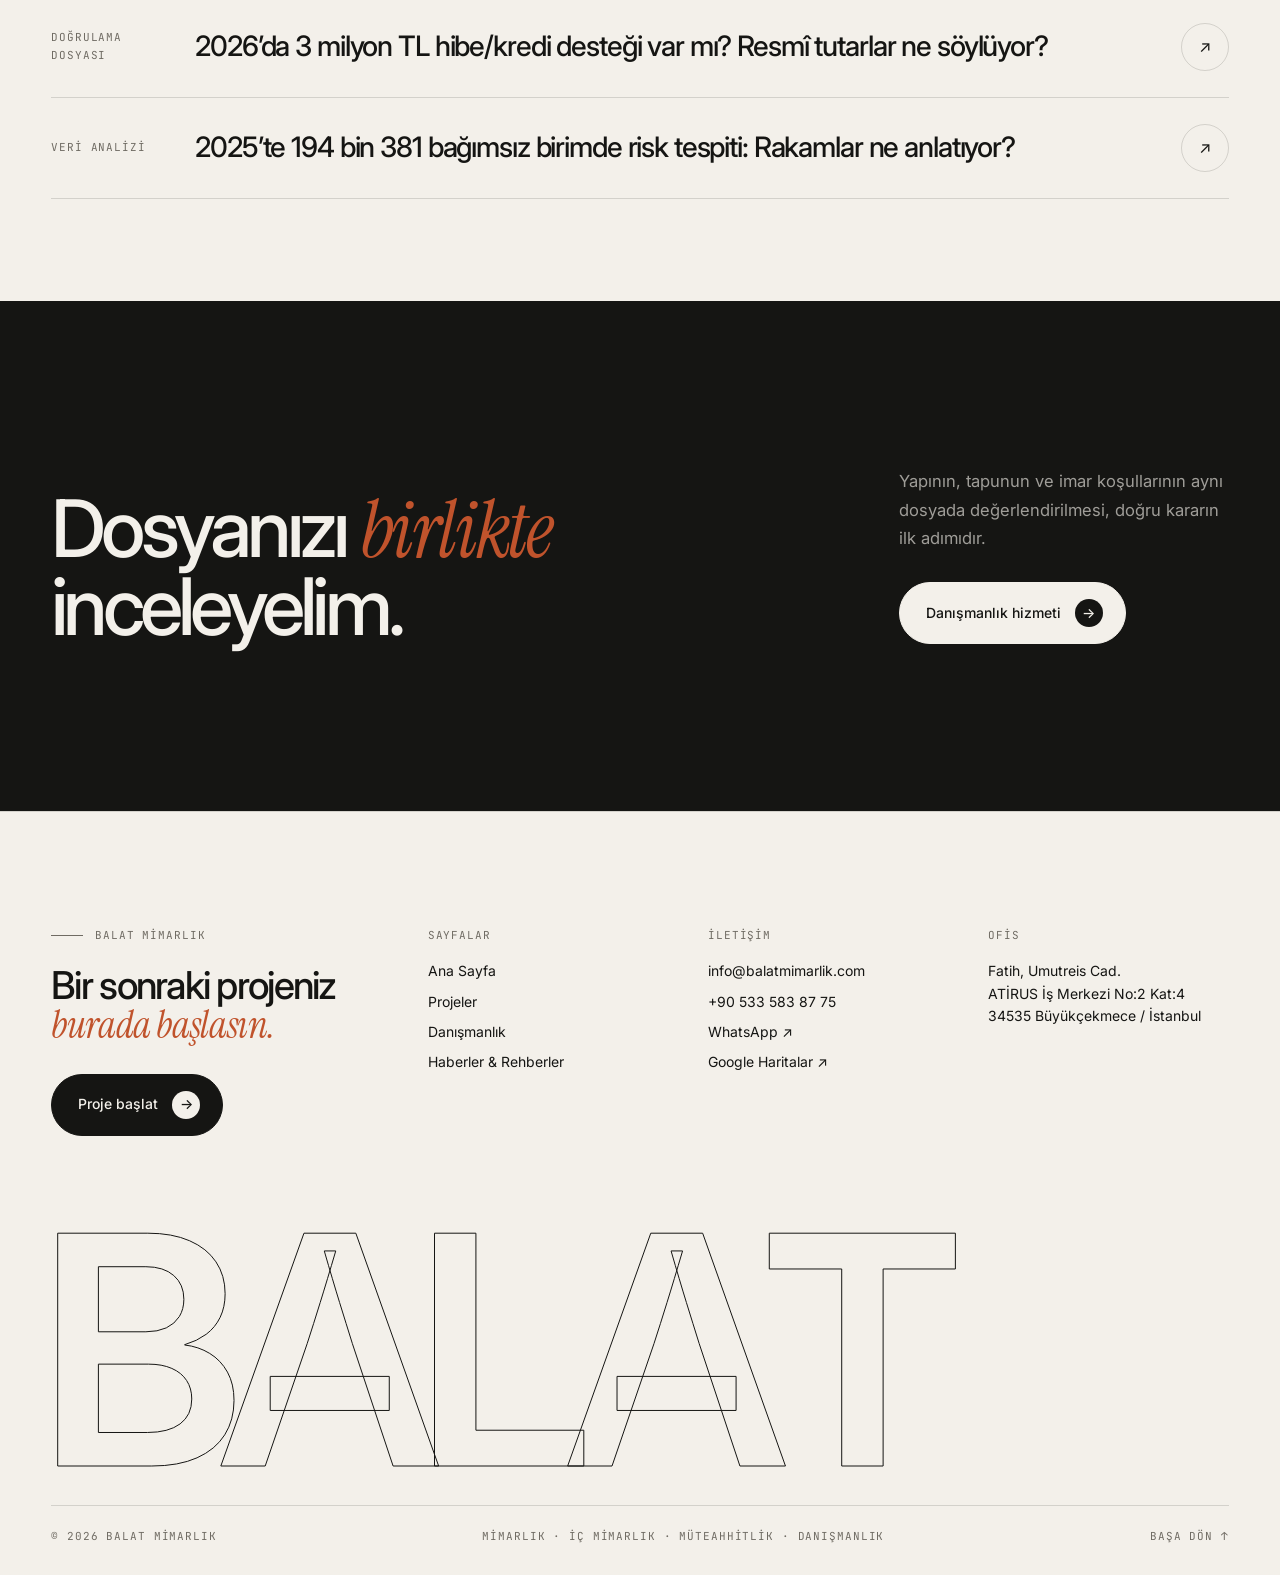
<file: haberler/riskli-yapi-tespiti-ve-itiraz-sureci.html>
<!DOCTYPE html>
<html lang="tr">
<head>
<meta charset="UTF-8">
<meta name="viewport" content="width=device-width, initial-scale=1.0">
<meta name="robots" content="noindex, nofollow">
<title>Riskli Yapı Tespiti ve 15 Günlük İtiraz Süresi | Balat Mimarlık</title>
  <meta name="description" content="6306 sayılı Kanuna göre riskli yapı tespiti nasıl yapılır? Lisanslı kuruluş, e-Devlet ve muhtarlık bildirimi, 15 günlük itiraz ve 90 güne kadar yıkım süresi."><link rel="canonical" href="https://balatmimarlik.com/haberler/riskli-yapi-tespiti-ve-itiraz-sureci.html">
  <meta property="og:locale" content="tr_TR"><meta property="og:type" content="article"><meta property="og:site_name" content="Balat Mimarlık"><meta property="og:title" content="Riskli Yapı Tespiti ve 15 Günlük İtiraz Süresi"><meta property="og:description" content="Resmî tespit, bildirim, itiraz ve tahliye-yıkım takvimi."><meta property="og:url" content="https://balatmimarlik.com/haberler/riskli-yapi-tespiti-ve-itiraz-sureci.html"><meta property="og:image" content="https://balatmimarlik.com/images/kumburgazvilla/01.webp"><meta property="article:published_time" content="2026-07-22T09:00:00+03:00"><meta name="twitter:card" content="summary_large_image">
  <script type="application/ld+json">{"@context":"https://schema.org","@graph":[{"@type":"Article","headline":"Riskli yapı tespiti ve 15 günlük itiraz süreci","datePublished":"2026-07-22T09:00:00+03:00","dateModified":"2026-07-22T09:00:00+03:00","inLanguage":"tr-TR","mainEntityOfPage":"https://balatmimarlik.com/haberler/riskli-yapi-tespiti-ve-itiraz-sureci.html","image":"https://balatmimarlik.com/images/kumburgazvilla/01.webp","author":{"@type":"Organization","name":"Balat Mimarlık Editoryal"},"publisher":{"@id":"https://balatmimarlik.com/#organization"}},{"@type":"BreadcrumbList","itemListElement":[{"@type":"ListItem","position":1,"name":"Ana Sayfa","item":"https://balatmimarlik.com/"},{"@type":"ListItem","position":2,"name":"Haberler","item":"https://balatmimarlik.com/haberler/"},{"@type":"ListItem","position":3,"name":"Riskli Yapı Tespiti","item":"https://balatmimarlik.com/haberler/riskli-yapi-tespiti-ve-itiraz-sureci.html"}]}]}</script>
<meta name="theme-color" content="#f3f0ea">
<link rel="icon" href="/favicon.ico">
<link rel="apple-touch-icon" href="/icon.png">
<link rel="manifest" href="/site.webmanifest">
<link rel="preconnect" href="https://fonts.googleapis.com">
<link rel="preconnect" href="https://fonts.gstatic.com" crossorigin>
<link href="https://fonts.googleapis.com/css2?family=Inter:wght@300;400;500;600&family=Instrument+Serif:ital@0;1&family=JetBrains+Mono:wght@400;500&display=swap" rel="stylesheet">
<link rel="stylesheet" href="/assets/css/balat.css">
<script>try{if(localStorage.getItem('bm-mode')==='blueprint')document.documentElement.dataset.mode='blueprint'}catch(e){}</script>
</head>
<body>
<a class="skip-link" href="#main">İçeriğe geç</a>
<div class="grid-bg" aria-hidden="true"></div>
<div class="progress" id="progress" aria-hidden="true"></div>
<div class="cursor hide" id="cursor" aria-hidden="true"><span>Aç</span></div>
<header class="header" id="header">
  <a href="/" class="brand" aria-label="Balat Mimarlık ana sayfa"><img src="/images/balatlogo.png" alt="Balat Mimarlık" width="102" height="38"></a>
  <nav class="nav" aria-label="Ana menü"><a href="/#hakkimizda">Hakkımızda</a><a href="/#projeler">Projeler</a><a href="/#hizmetler">Hizmetler</a><a href="/danismanlik.html">Danışmanlık</a><a href="/haberler/" aria-current="page">Haberler</a><a href="/#iletisim">İletişim</a></nav>
  <div class="header-actions">
    <button class="mode-toggle" id="modeToggle" aria-pressed="false" title="Siteyi teknik çizim moduna geçir"><span class="knob"></span><span class="lbl mono">Çizim modu</span></button>
    <button class="burger" id="burger" aria-label="Menüyü aç" aria-expanded="false" aria-controls="mobileMenu"><span></span></button>
  </div>
</header>
<nav class="mobile-menu" id="mobileMenu" aria-hidden="true" aria-label="Mobil menü">
  <a href="/#hakkimizda">Hakkımızda <span class="mono">01</span></a><a href="/#projeler">Projeler <span class="mono">02</span></a><a href="/#hizmetler">Hizmetler <span class="mono">03</span></a><a href="/danismanlik.html">Danışmanlık <span class="mono">04</span></a><a href="/haberler/">Haberler <span class="mono">05</span></a><a href="/#iletisim">İletişim <span class="mono">06</span></a>
  <div class="mm-foot mono"><a href="tel:+905335838775" style="font-size:inherit;border:0;padding:0">+90 533 583 87 75</a><a href="mailto:info@balatmimarlik.com" style="font-size:inherit;border:0;padding:0">info@balatmimarlik.com</a></div>
</nav>
<main id="main">
<header class="article-hero"><div class="container"><nav class="breadcrumbs" aria-label="İçerik yolu"><a href="/">Ana Sayfa</a><span><a href="/haberler/">Haberler</a></span><span aria-current="page">Riskli Yapı Tespiti</span></nav><div class="article-header"><div><span class="article-kicker">Adım adım süreç · 6306 sayılı Kanun</span><h1 class="article-title">Riskli yapı tespiti ve 15 günlük itiraz süreci</h1></div><div class="article-meta"><span><strong>Yayın:</strong><br>22 Temmuz 2026</span><span><strong>Okuma:</strong><br>7 dakika</span><span><strong>İnceleyen:</strong><br>Balat Mimarlık Editoryal</span></div></div></div></header>
    <article class="container article-layout"><aside class="article-aside"><strong>Bu yazıda</strong><a href="#basvuru">Başvuru</a><a href="#rapor">Rapor ve bildirim</a><a href="#itiraz">15 günlük itiraz</a><a href="#yikim">Tahliye ve yıkım</a><a href="#oncesi">Tespit öncesi hazırlık</a></aside>
      <div class="article-body">
        <p class="lead">Resmî riskli yapı tespiti, belediyeden alınan hızlı tarama sonucu veya özel bir mühendisin ön değerlendirmesiyle aynı şey değildir. 6306 sayılı Kanun kapsamındaki süreci yalnızca yetkili kurumlar ve Kentsel Dönüşüm Başkanlığınca lisanslandırılmış kuruluşlar yürütür.</p>
        <div class="fact-box"><strong>Süreleri not edin</strong><p>Riskli yapı kararına itiraz süresi, ilgili muhtarlıkta yapılan 15 günlük ilanın son gününden itibaren 15 gündür. Kesinleşen riskli yapının yıktırılması için maliklere 90 günden fazla olmamak üzere süre verilir.</p></div>
        <h2 id="basvuru">Riskli yapı tespitini kim başlatabilir?</h2>
        <p>Kentsel Dönüşüm Başkanlığının güncel açıklamasına göre maliklerden biri veya kanuni temsilcisi, masrafı kendisine ait olmak üzere lisanslı kurum veya kuruluşa başvurabilir. Tüm maliklerin birlikte başvurması şart değildir.</p>
        <p>Kat mülkiyeti veya kat irtifakı kurulmuş taşınmazlarda yapı maliki; arsa paylı tapularda ise fiilen bulunan yapının sahibi olan arsa payı sahibi başvurur. Yapının başkasına ait olduğu tapu kütüğünde belirtilmişse lehine şerh bulunan tarafın durumu ayrıca değerlendirilir.</p>
        <h3>Lisans kontrolü neden ilk adım olmalı?</h3>
        <p>Tespit raporunu hazırlayan kuruluşun işlem tarihinde yetkili olması gerekir. Güncel liste Kentsel Dönüşüm Başkanlığının internet sitesinde yayımlanır. Teklif alınırken yalnızca fiyatı değil; lisans durumunu, mühendis kadrosunu, saha ve laboratuvar planını ve rapor teslim kapsamını kontrol edin.</p>
        <h2 id="rapor">Rapor hazırlandıktan sonra ne olur?</h2>
        <p>Lisanslı kuruluş raporu ilgili Kentsel Dönüşüm Müdürlüğüne veya yetki devri varsa belediyeye iletir. İdare raporu şekil ve esas yönünden inceler; eksik veya yanlışlık varsa düzeltme için kuruluşuna iade eder. Uygun bulunan tespit, tapu kaydının beyanlar hanesine “riskli yapı” belirtmesi konulması için tapu müdürlüğüne bildirilir.</p>
        <p>Tespit bilgilerini içeren tutanak yapıya asılır, maliklere e-Devlet üzerinden bildirilir ve ilgili muhtarlıkta 15 gün ilan edilir. Kanuna göre muhtarlık ilanının son günü tebliğ yapılmış sayılır. Bu nedenle maliklerin e-Devlet bildirimlerini ve muhtarlık ilanlarını düzenli takip etmesi gerekir.</p>
        <div class="warning-box"><strong>Posta beklemeyin</strong><p>Fizikî adrese gelecek klasik tebligatı beklemek süre kaybına yol açabilir. Yapıya asılan tutanak, e-Devlet bildirimi ve muhtarlık ilanı birlikte hukuki sonuç doğuran bildirim düzeninin parçalarıdır.</p></div>
        <h2 id="itiraz">15 günlük itiraz süresi ne zaman başlar?</h2>
        <p>Malik veya kanuni temsilcisi, <strong>muhtarlıkta yapılan ilanın son gününden itibaren 15 gün içinde</strong> yapının bulunduğu yerdeki Kentsel Dönüşüm Müdürlüğüne — yetki devri varsa ilgili idareye — dilekçeyle itiraz edebilir.</p>
        <p>İtiraz, üniversitelerden dört üye ile Başkanlık teşkilatından üç teknik personelin yer aldığı yedi kişilik teknik heyet tarafından incelenir. Heyet yalnızca dilekçedeki cümlelerle sınırlı kalmadan raporu teknik yönden bütün unsurlarıyla değerlendirebilir ve yapının riskli veya risksiz olduğuna ilişkin nihai karar verir.</p>
        <blockquote><p>İtiraz, “binamız sağlam görünüyor” beyanı değil; rapordaki teknik verilerin ve yöntemin somut gerekçelerle yeniden incelenmesi talebidir.</p></blockquote>
        <h2 id="yikim">Kesinleşmeden sonra tahliye ve yıkım nasıl ilerler?</h2>
        <p>Riskli olduğu kesinleşen yapı için tahliye ve yıktırma işlemleri başlar. 6306 sayılı Kanunun güncel metni, maliklere yapıyı yıktırmaları için 90 günden fazla olmamak üzere süre verileceğini düzenler.</p>
        <p>Süre içinde maliklerce yıkım yapılmazsa tahliye ve yıkım işlemleri idare tarafından yürütülebilir; masraflar hisseleri oranında maliklerden tahsil edilebilir. Güçlendirme seçeneği düşünülecekse bunun teknik olarak mümkün olması, mevzuata göre hazırlanmış güçlendirme projesi ve gerekli izin süreçlerinin tamamlanması gerekir.</p>
        <h2 id="oncesi">Tespit öncesinde hangi hazırlıklar yapılmalı?</h2>
        <p>Riskli yapı tespiti geri dönüşü sınırlı, süreleri başlatan resmî bir işlemdir. Bu nedenle başvurudan önce dönüşümün teknik ve mali çerçevesini mümkün olduğunca görmek yararlıdır:</p>
        <ol><li>Güncel tapu ve arsa payı listesini çıkarın.</li><li>Belediye arşivinden ruhsat, onaylı proje ve mevcut imar durumunu araştırın.</li><li>Yeni yapının yaklaşık alan ve bağımsız bölüm senaryosunu çalışın.</li><li>Maliklerin finansman kapasitesini ve kamu desteklerini değerlendirin.</li><li>Tespit, karar, sözleşme ve tahliye aşamaları için bir iletişim takvimi oluşturun.</li></ol>
        <div class="source-box"><strong>Resmî kaynaklar</strong><p>İçerik 22 Temmuz 2026 tarihinde güncel kurum açıklamaları ve Kanun metni kontrol edilerek hazırlanmıştır.</p><ul><li><a href="https://kdb.gov.tr/Mevzuat?uniq=c6db6650-9348-42dd-bffe-6ab4977787cf" target="_blank" rel="noopener">Kentsel Dönüşüm Başkanlığı — Riskli yapı süreci</a></li><li><a href="https://kdb.gov.tr/files/mevzuatdosya/2025581301335809.pdf" target="_blank" rel="noopener">Kentsel Dönüşüm Başkanlığı — 6306 sayılı Kanun güncel metni</a></li><li><a href="https://kdb.gov.tr/files/riskliyapi-sss.pdf" target="_blank" rel="noopener">Kentsel Dönüşüm Başkanlığı — Riskli Yapı SSS</a></li></ul></div>
        <p><small>Bu yazı genel bilgilendirmedir; hukuki veya statik mühendislik görüşü değildir. Süre ve işlem koşullarını dosyanız için ilgili müdürlükten teyit edin.</small></p>
      </div><aside class="article-rail"><strong>İlgili içerikler</strong><a href="/haberler/kentsel-donusum-salt-cogunluk-karari.html">Salt çoğunluk kararı</a><a href="/haberler/kira-yardimi-basvuru-rehberi.html">Kira yardımı rehberi</a><a href="/danismanlik.html">Tespit sonrası fizibilite</a></aside>
    </article>
  
<section class="article-next">
  <div class="sec-head" style="margin-bottom:40px"><div><p class="kicker mono">Sıradaki okuma</p><h2 class="h2" style="font-size:clamp(34px,4.4vw,64px)">Okumaya <span class="serif">devam edin</span></h2></div><a class="btn ghost" href="/haberler/">Tüm yazılar <span class="arrow">→</span></a></div>
  <div class="rows"><a class="row" href="/haberler/3-milyon-tl-destek-iddiasi-2026.html"><span class="mono">Doğrulama dosyası</span><div><h3>2026’da 3 milyon TL hibe/kredi desteği var mı? Resmî tutarlar ne söylüyor?</h3></div><span class="arr" aria-hidden="true">↗</span></a><a class="row" href="/haberler/2025-kentsel-donusum-verileri.html"><span class="mono">Veri analizi</span><div><h3>2025’te 194 bin 381 bağımsız birimde risk tespiti: Rakamlar ne anlatıyor?</h3></div><span class="arr" aria-hidden="true">↗</span></a></div>
</section>
<section class="sec on-dark">
  <div class="page-hero-grid">
    <h2 class="h2">Dosyanızı <span class="serif">birlikte</span> inceleyelim.</h2>
    <div><p class="lede" style="margin-bottom:30px">Yapının, tapunun ve imar koşullarının aynı dosyada değerlendirilmesi, doğru kararın ilk adımıdır.</p><a class="btn" href="/danismanlik.html">Danışmanlık hizmeti <span class="arrow">→</span></a></div>
  </div>
</section>
</main>
<footer class="footer">
  <div class="footer-top">
    <div><p class="kicker mono">Balat Mimarlık</p><h2>Bir sonraki projeniz <span class="serif">burada başlasın.</span></h2><div style="margin-top:28px"><a class="btn" href="/#brif">Proje başlat <span class="arrow">→</span></a></div></div>
    <div class="footer-col"><span class="mono">Sayfalar</span><a href="/">Ana Sayfa</a><a href="/#projeler">Projeler</a><a href="/danismanlik.html">Danışmanlık</a><a href="/haberler/">Haberler &amp; Rehberler</a></div>
    <div class="footer-col"><span class="mono">İletişim</span><a href="mailto:info@balatmimarlik.com">info@balatmimarlik.com</a><a href="tel:+905335838775">+90 533 583 87 75</a><a href="https://wa.me/905335838775" target="_blank" rel="noopener">WhatsApp ↗</a><a href="https://maps.app.goo.gl/Trg3NMXac2ggAAPw8" target="_blank" rel="noopener">Google Haritalar ↗</a></div>
    <div class="footer-col"><span class="mono">Ofis</span><span>Fatih, Umutreis Cad.<br>ATİRUS İş Merkezi No:2 Kat:4<br>34535 Büyükçekmece / İstanbul</span></div>
  </div>
  <p class="footer-word" aria-hidden="true"><span>B</span><span>A</span><span>L</span><span>A</span><span>T</span></p>
  <div class="footer-bar mono"><span>© 2026 Balat Mimarlık</span><span>Mimarlık · İç Mimarlık · Müteahhitlik · Danışmanlık</span><a href="#main">Başa dön ↑</a></div>
</footer>
<a class="wa" href="https://wa.me/905335838775?text=Merhaba%2C%20riskli%20yap%C4%B1%20sonras%C4%B1%20proje%20s%C3%BCreci%20hakk%C4%B1nda%20g%C3%B6r%C3%BC%C5%9Fmek%20istiyorum." target="_blank" rel="noopener" aria-label="WhatsApp ile yazın"><svg viewBox="0 0 32 32" fill="#fff" aria-hidden="true"><circle cx="16" cy="16" r="16" fill="rgba(0,0,0,.12)"/><path d="M22.6 18.9c-.3-.2-2-1-2.3-1.1-.3-.1-.5-.2-.8.2-.2.3-.9 1.1-1.1 1.3-.2.2-.4.3-.7.1-.3-.2-1.4-.5-2.7-1.7-1-.9-1.7-2-1.9-2.3-.2-.3 0-.5.1-.7l.5-.6c.2-.2.2-.4.3-.6.1-.2 0-.5 0-.6l-1.1-2.6c-.3-.7-.6-.6-.8-.6h-.7c-.2 0-.6.1-.9.4-.3.3-1.2 1.1-1.2 2.8s1.2 3.2 1.4 3.5c.2.2 2.4 3.6 5.7 5 2.8 1.1 3.4.9 4 .8.6-.1 2-.8 2.3-1.6.3-.8.3-1.4.2-1.6-.1-.1-.3-.2-.5-.3z"/></svg><span class="t">WhatsApp</span></a>
<script src="/assets/js/balat.js"></script>

</body>
</html>
</file>
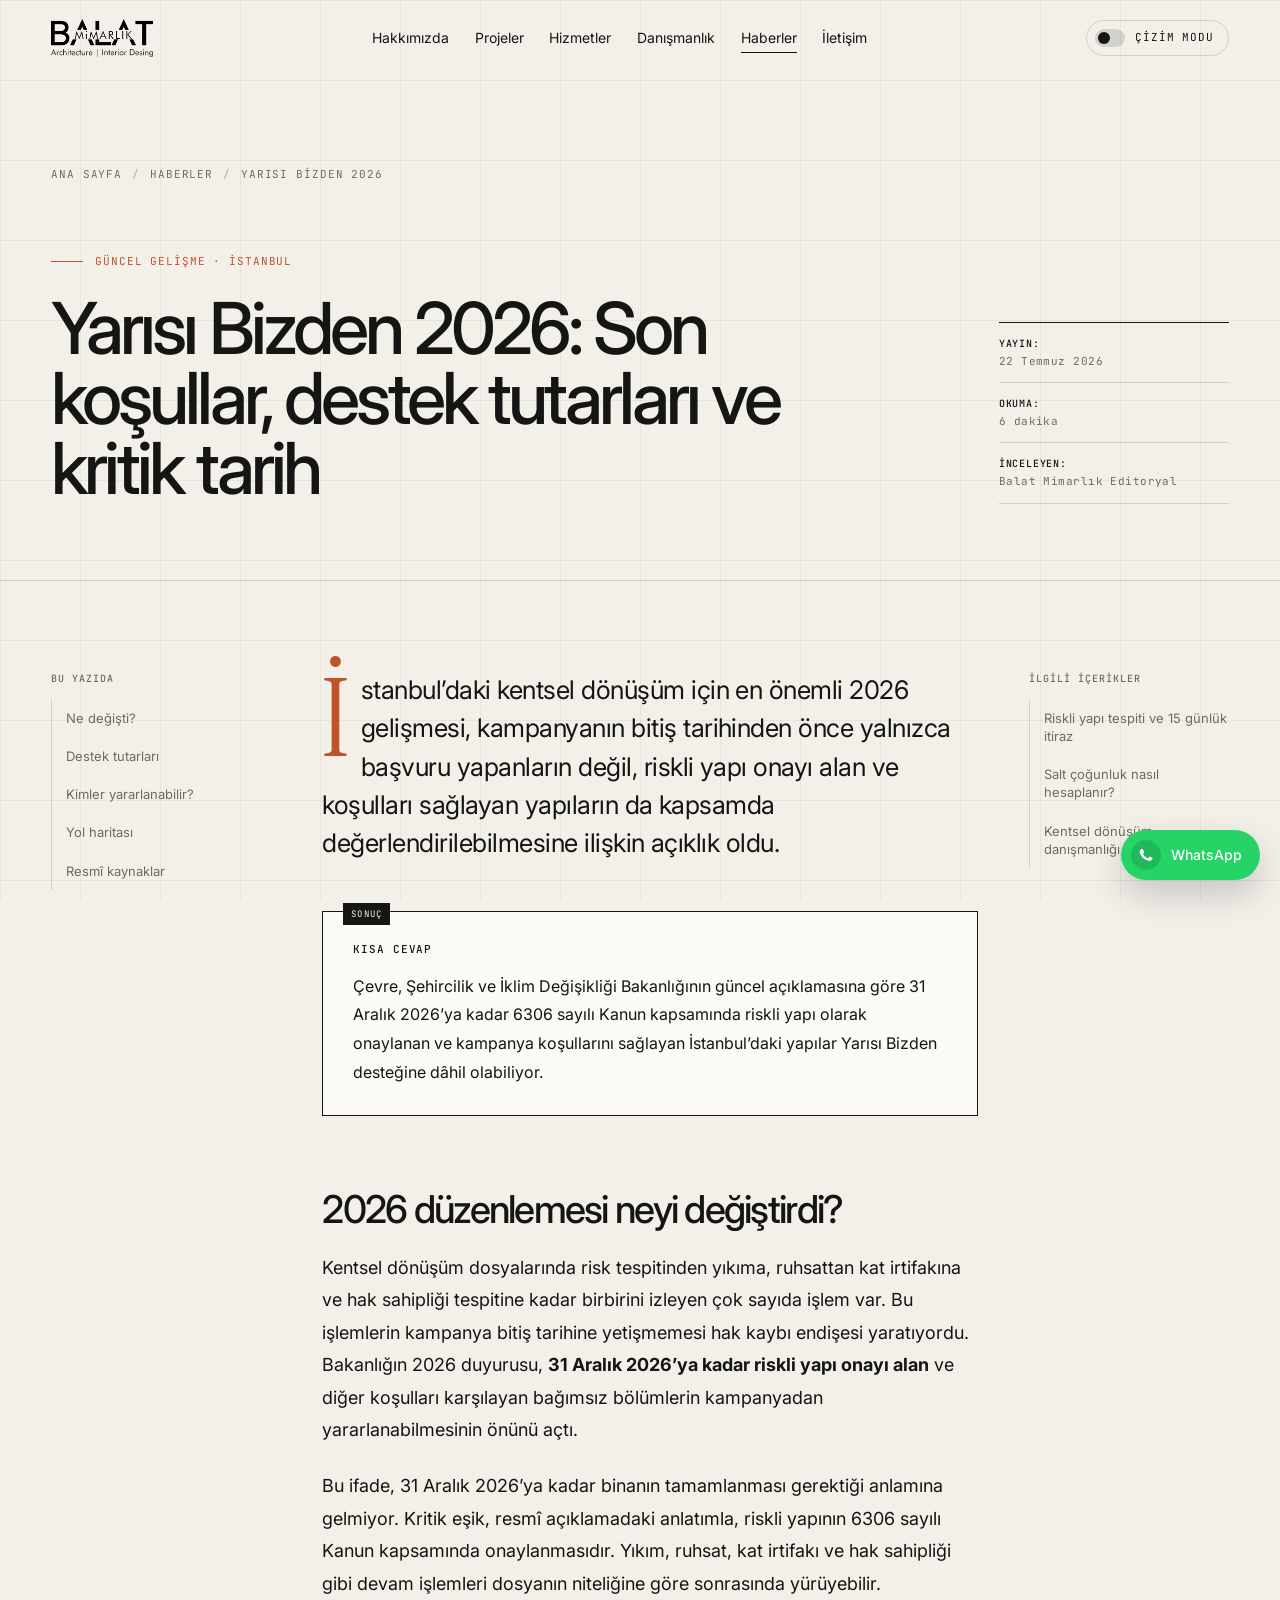
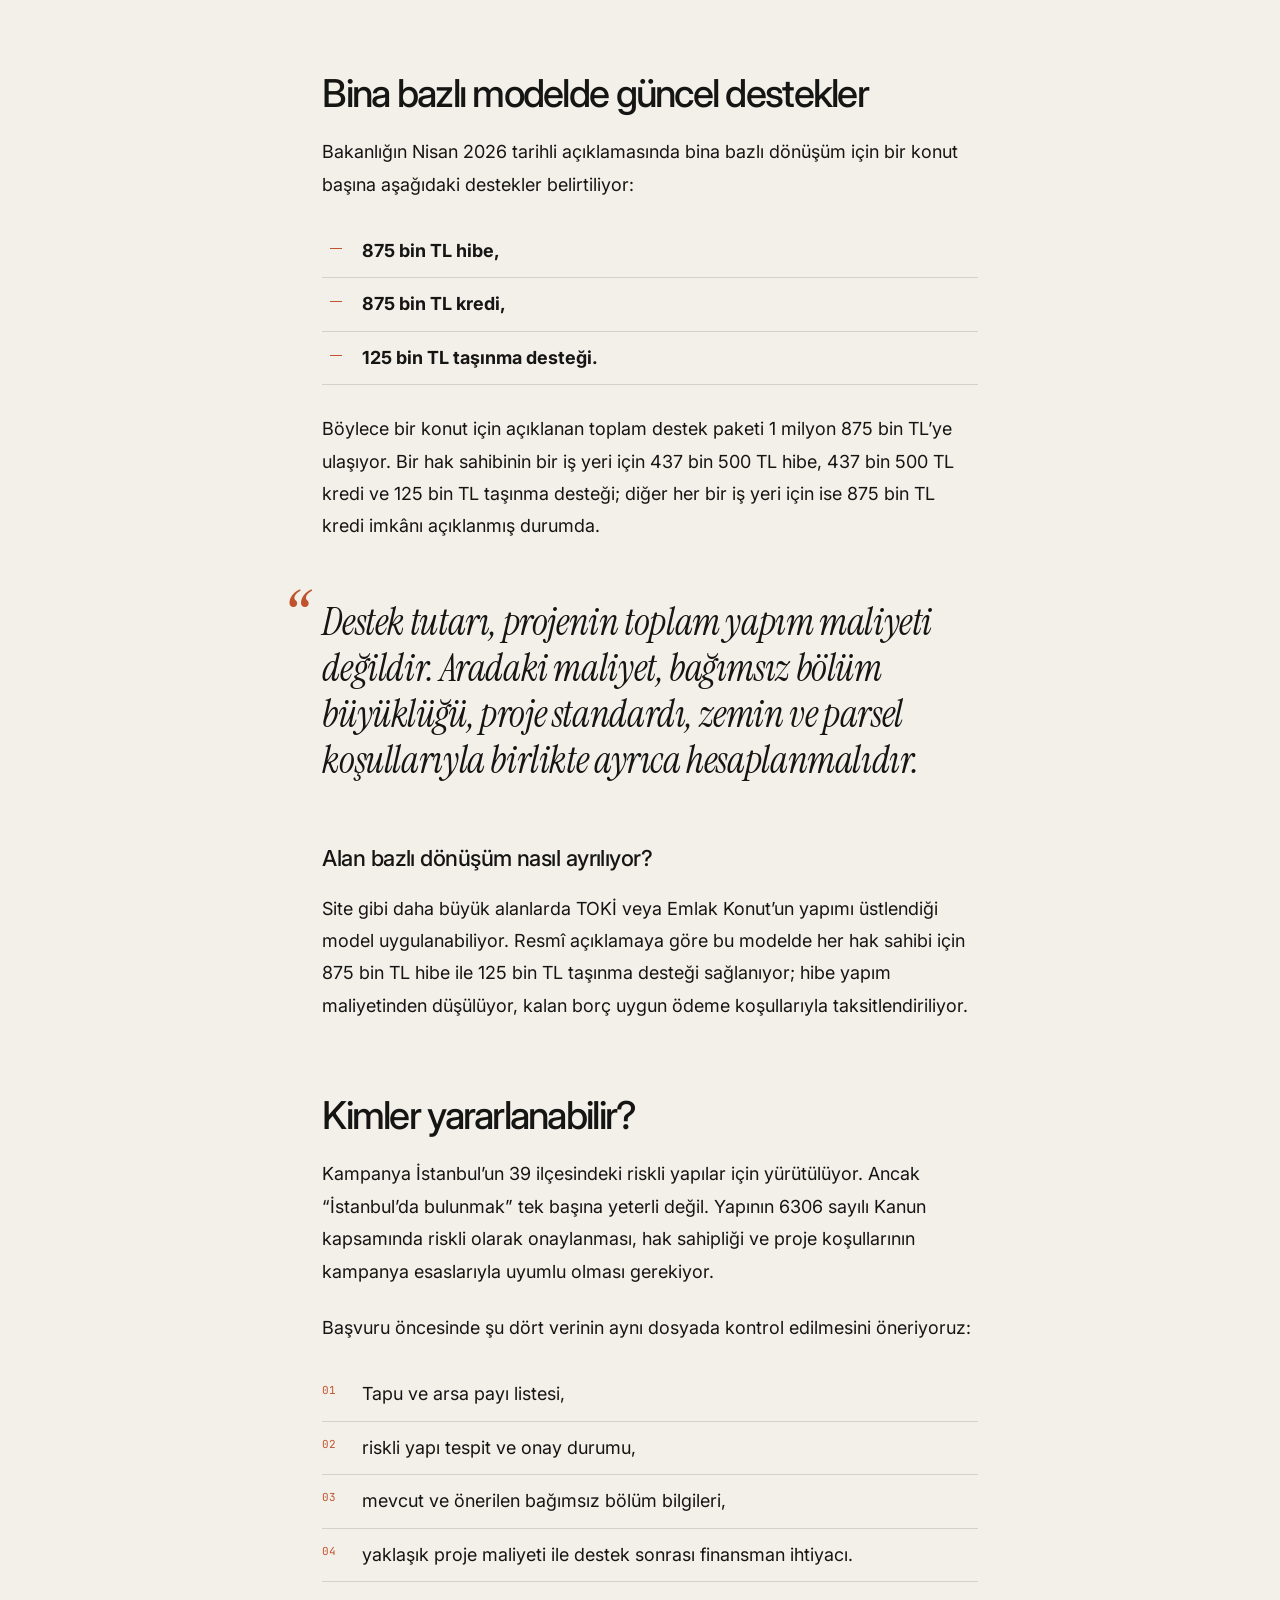
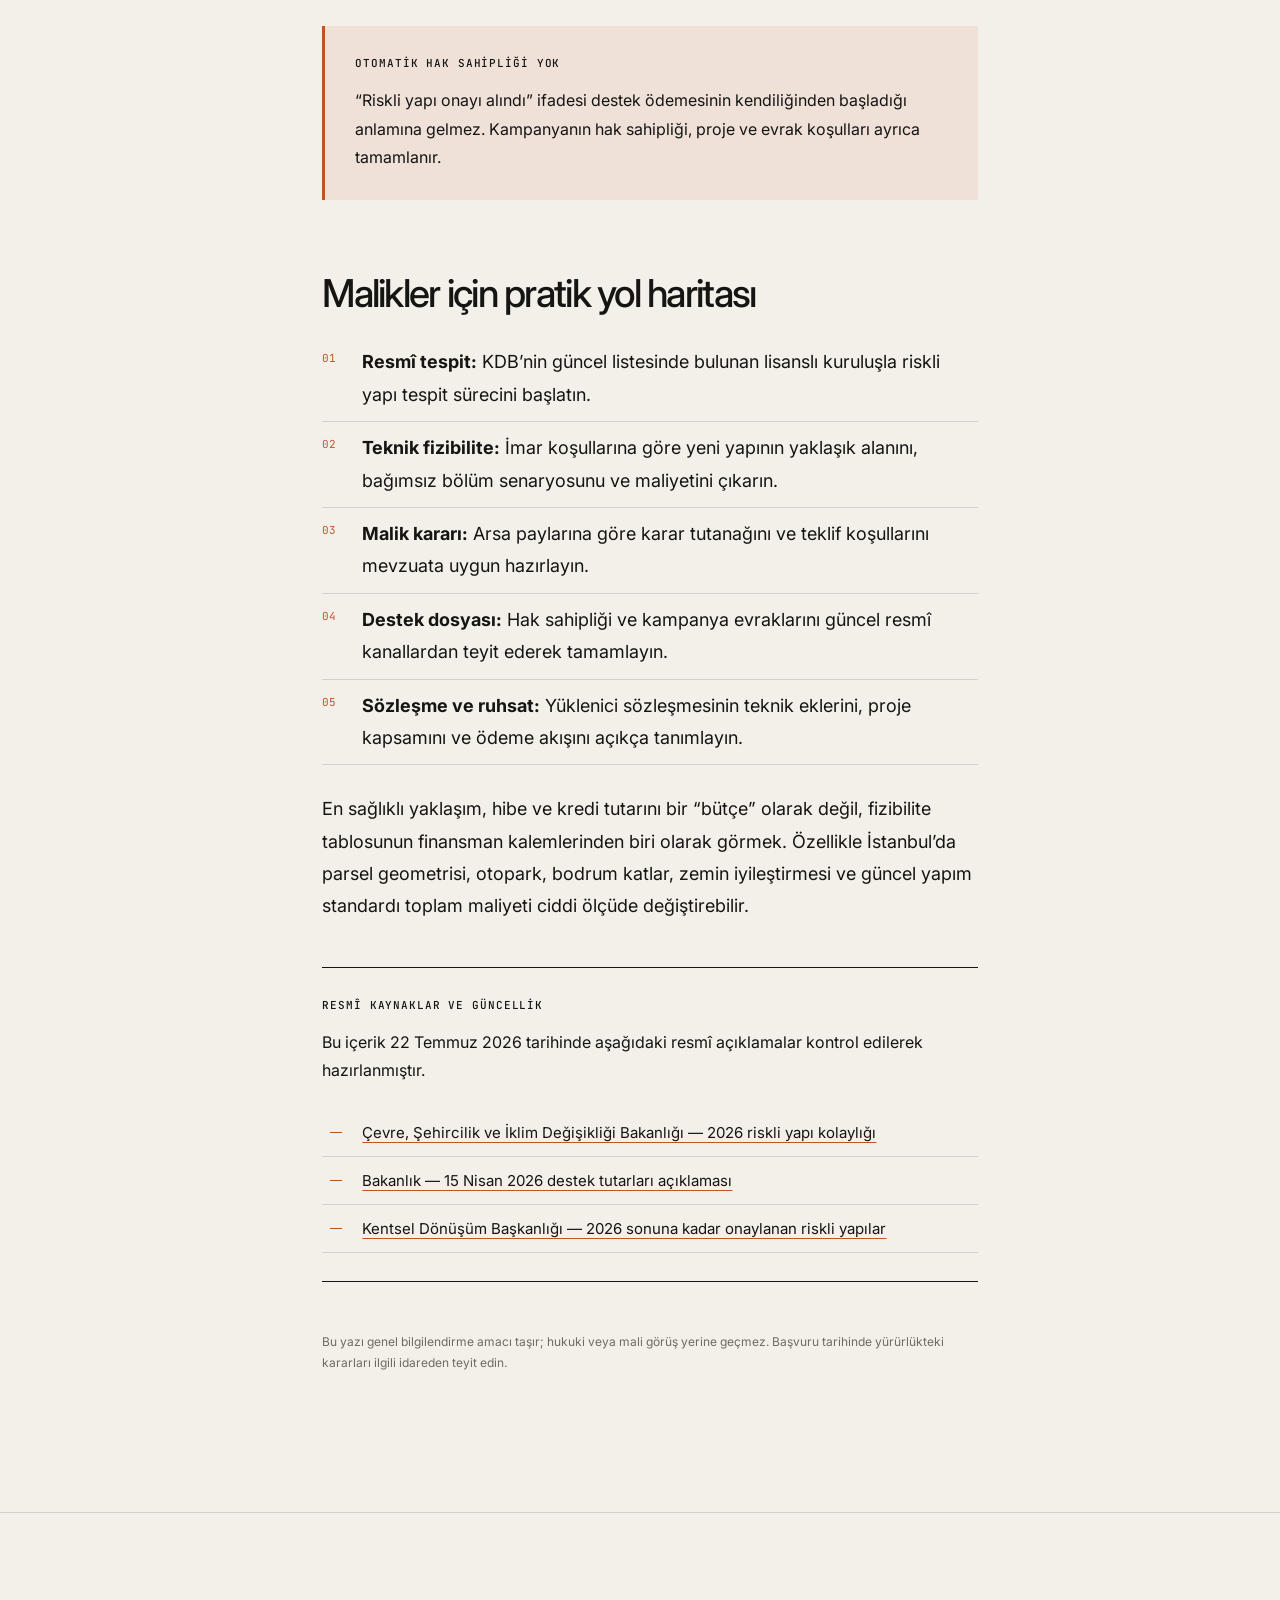
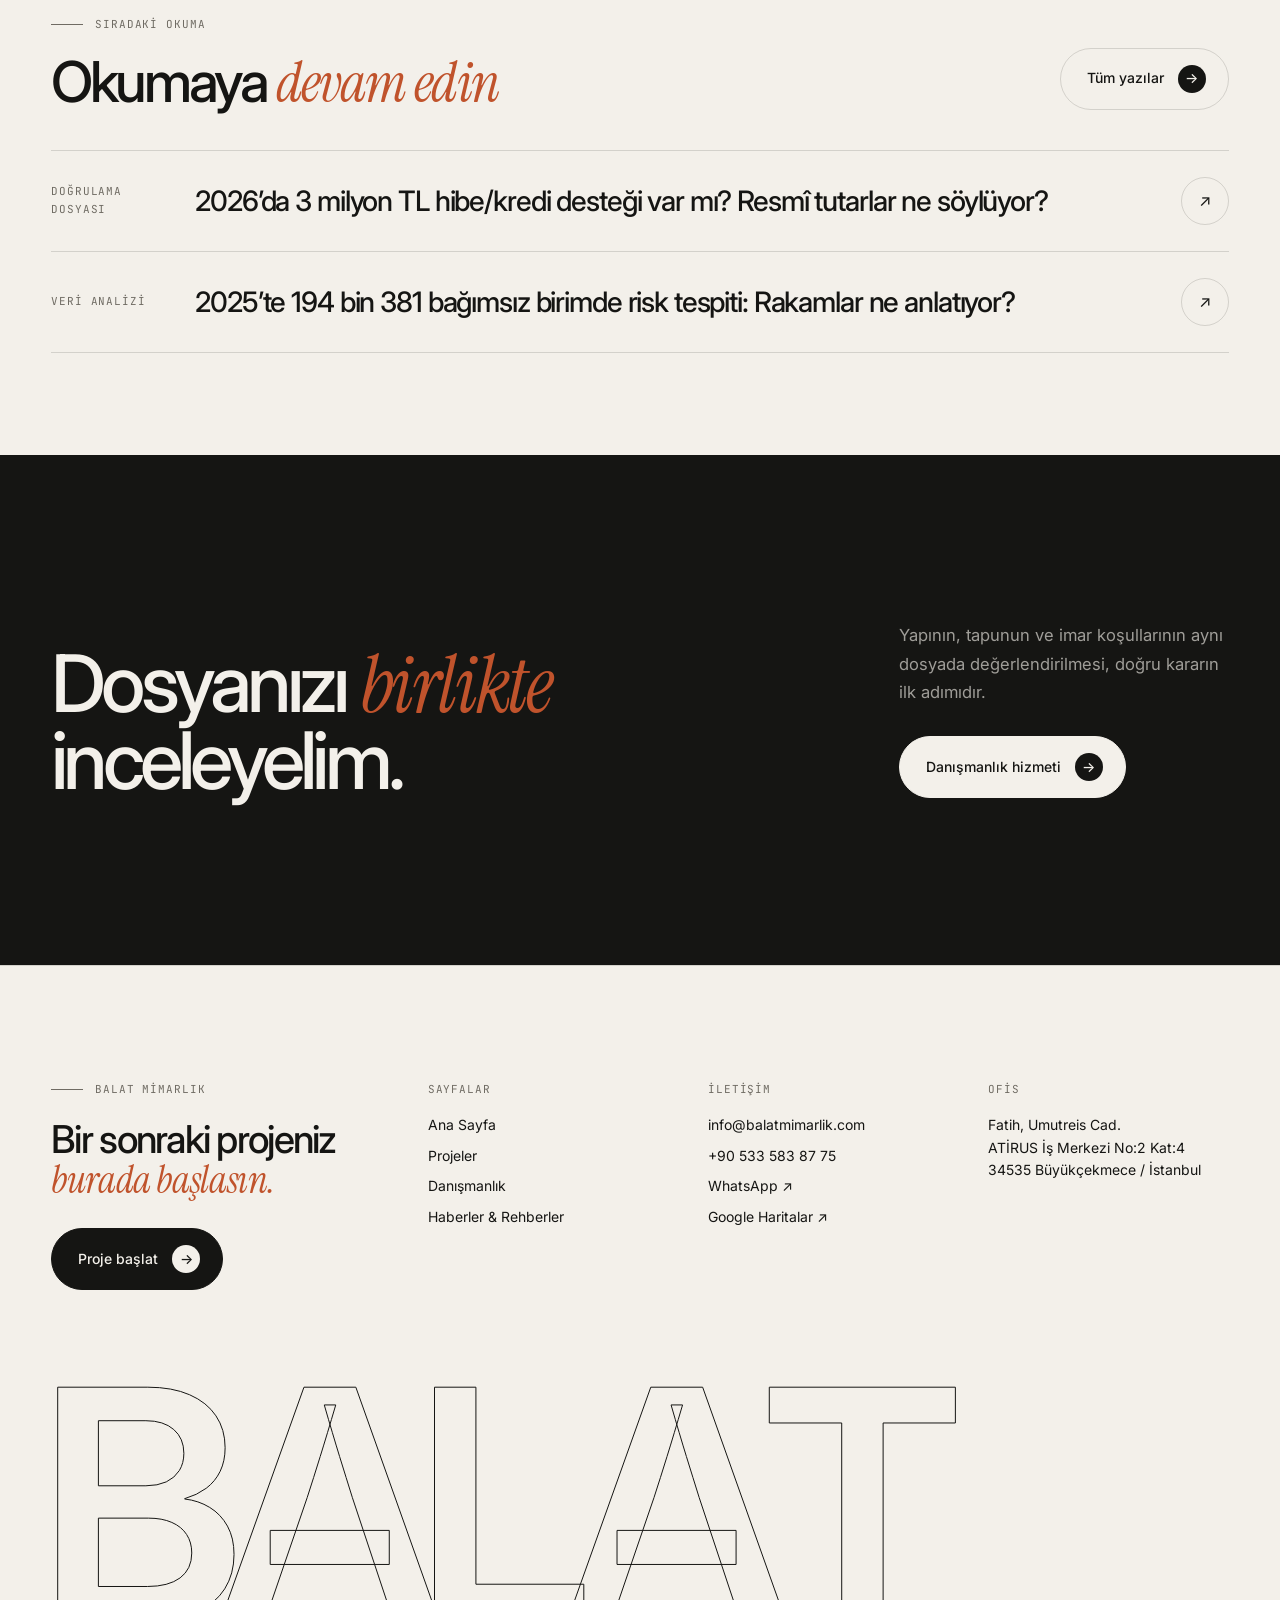
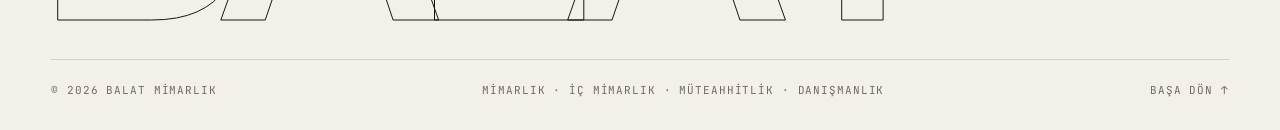
<file: haberler/yarisi-bizden-2026.html>
<!DOCTYPE html>
<html lang="tr">
<head>
<meta charset="UTF-8">
<meta name="viewport" content="width=device-width, initial-scale=1.0">
<meta name="robots" content="noindex, nofollow">
<title>Yarısı Bizden 2026: Şartlar, Destekler ve Son Tarih | Balat Mimarlık</title>
  <meta name="description" content="Yarısı Bizden kampanyasında 2026 şartları: 875 bin TL hibe, 875 bin TL kredi, 125 bin TL taşınma desteği ve 31 Aralık 2026 riskli yapı onay tarihi.">
  <link rel="canonical" href="https://balatmimarlik.com/haberler/yarisi-bizden-2026.html">
  <meta property="og:locale" content="tr_TR"><meta property="og:type" content="article"><meta property="og:site_name" content="Balat Mimarlık"><meta property="og:title" content="Yarısı Bizden 2026: Son Koşullar ve Kritik Tarih"><meta property="og:description" content="İstanbul'daki riskli yapılar için güncel hibe, kredi ve taşınma desteği."><meta property="og:url" content="https://balatmimarlik.com/haberler/yarisi-bizden-2026.html"><meta property="og:image" content="https://balatmimarlik.com/images/kumburgazvilla/01.webp"><meta property="article:published_time" content="2026-07-22T09:00:00+03:00"><meta property="article:modified_time" content="2026-07-22T09:00:00+03:00"><meta name="twitter:card" content="summary_large_image">
  <script type="application/ld+json">
  {"@context":"https://schema.org","@graph":[{"@type":"NewsArticle","headline":"Yarısı Bizden 2026: Son koşullar, destek tutarları ve kritik tarih","description":"İstanbul'daki riskli yapılar için Yarısı Bizden kampanyasının 2026 koşulları.","datePublished":"2026-07-22T09:00:00+03:00","dateModified":"2026-07-22T09:00:00+03:00","inLanguage":"tr-TR","mainEntityOfPage":"https://balatmimarlik.com/haberler/yarisi-bizden-2026.html","image":"https://balatmimarlik.com/images/kumburgazvilla/01.webp","author":{"@type":"Organization","name":"Balat Mimarlık Editoryal","url":"https://balatmimarlik.com/"},"publisher":{"@id":"https://balatmimarlik.com/#organization"}},{"@type":"BreadcrumbList","itemListElement":[{"@type":"ListItem","position":1,"name":"Ana Sayfa","item":"https://balatmimarlik.com/"},{"@type":"ListItem","position":2,"name":"Haberler","item":"https://balatmimarlik.com/haberler/"},{"@type":"ListItem","position":3,"name":"Yarısı Bizden 2026","item":"https://balatmimarlik.com/haberler/yarisi-bizden-2026.html"}]}]}
  </script>
<meta name="theme-color" content="#f3f0ea">
<link rel="icon" href="/favicon.ico">
<link rel="apple-touch-icon" href="/icon.png">
<link rel="manifest" href="/site.webmanifest">
<link rel="preconnect" href="https://fonts.googleapis.com">
<link rel="preconnect" href="https://fonts.gstatic.com" crossorigin>
<link href="https://fonts.googleapis.com/css2?family=Inter:wght@300;400;500;600&family=Instrument+Serif:ital@0;1&family=JetBrains+Mono:wght@400;500&display=swap" rel="stylesheet">
<link rel="stylesheet" href="/assets/css/balat.css">
<script>try{if(localStorage.getItem('bm-mode')==='blueprint')document.documentElement.dataset.mode='blueprint'}catch(e){}</script>
</head>
<body>
<a class="skip-link" href="#main">İçeriğe geç</a>
<div class="grid-bg" aria-hidden="true"></div>
<div class="progress" id="progress" aria-hidden="true"></div>
<div class="cursor hide" id="cursor" aria-hidden="true"><span>Aç</span></div>
<header class="header" id="header">
  <a href="/" class="brand" aria-label="Balat Mimarlık ana sayfa"><img src="/images/balatlogo.png" alt="Balat Mimarlık" width="102" height="38"></a>
  <nav class="nav" aria-label="Ana menü"><a href="/#hakkimizda">Hakkımızda</a><a href="/#projeler">Projeler</a><a href="/#hizmetler">Hizmetler</a><a href="/danismanlik.html">Danışmanlık</a><a href="/haberler/" aria-current="page">Haberler</a><a href="/#iletisim">İletişim</a></nav>
  <div class="header-actions">
    <button class="mode-toggle" id="modeToggle" aria-pressed="false" title="Siteyi teknik çizim moduna geçir"><span class="knob"></span><span class="lbl mono">Çizim modu</span></button>
    <button class="burger" id="burger" aria-label="Menüyü aç" aria-expanded="false" aria-controls="mobileMenu"><span></span></button>
  </div>
</header>
<nav class="mobile-menu" id="mobileMenu" aria-hidden="true" aria-label="Mobil menü">
  <a href="/#hakkimizda">Hakkımızda <span class="mono">01</span></a><a href="/#projeler">Projeler <span class="mono">02</span></a><a href="/#hizmetler">Hizmetler <span class="mono">03</span></a><a href="/danismanlik.html">Danışmanlık <span class="mono">04</span></a><a href="/haberler/">Haberler <span class="mono">05</span></a><a href="/#iletisim">İletişim <span class="mono">06</span></a>
  <div class="mm-foot mono"><a href="tel:+905335838775" style="font-size:inherit;border:0;padding:0">+90 533 583 87 75</a><a href="mailto:info@balatmimarlik.com" style="font-size:inherit;border:0;padding:0">info@balatmimarlik.com</a></div>
</nav>
<main id="main">
<header class="article-hero"><div class="container"><nav class="breadcrumbs" aria-label="İçerik yolu"><a href="/">Ana Sayfa</a><span><a href="/haberler/">Haberler</a></span><span aria-current="page">Yarısı Bizden 2026</span></nav><div class="article-header"><div><span class="article-kicker">Güncel gelişme · İstanbul</span><h1 class="article-title">Yarısı Bizden 2026: Son koşullar, destek tutarları ve kritik tarih</h1></div><div class="article-meta"><span><strong>Yayın:</strong><br>22 Temmuz 2026</span><span><strong>Okuma:</strong><br>6 dakika</span><span><strong>İnceleyen:</strong><br>Balat Mimarlık Editoryal</span></div></div></div></header>
    <article class="container article-layout">
      <aside class="article-aside"><strong>Bu yazıda</strong><a href="#ne-degisti">Ne değişti?</a><a href="#destekler">Destek tutarları</a><a href="#kimler">Kimler yararlanabilir?</a><a href="#yol-haritasi">Yol haritası</a><a href="#kaynaklar">Resmî kaynaklar</a></aside>
      <div class="article-body">
        <p class="lead">İstanbul’daki kentsel dönüşüm için en önemli 2026 gelişmesi, kampanyanın bitiş tarihinden önce yalnızca başvuru yapanların değil, riskli yapı onayı alan ve koşulları sağlayan yapıların da kapsamda değerlendirilebilmesine ilişkin açıklık oldu.</p>
        <div class="fact-box"><strong>Kısa cevap</strong><p>Çevre, Şehircilik ve İklim Değişikliği Bakanlığının güncel açıklamasına göre 31 Aralık 2026’ya kadar 6306 sayılı Kanun kapsamında riskli yapı olarak onaylanan ve kampanya koşullarını sağlayan İstanbul’daki yapılar Yarısı Bizden desteğine dâhil olabiliyor.</p></div>
        <h2 id="ne-degisti">2026 düzenlemesi neyi değiştirdi?</h2>
        <p>Kentsel dönüşüm dosyalarında risk tespitinden yıkıma, ruhsattan kat irtifakına ve hak sahipliği tespitine kadar birbirini izleyen çok sayıda işlem var. Bu işlemlerin kampanya bitiş tarihine yetişmemesi hak kaybı endişesi yaratıyordu. Bakanlığın 2026 duyurusu, <strong>31 Aralık 2026’ya kadar riskli yapı onayı alan</strong> ve diğer koşulları karşılayan bağımsız bölümlerin kampanyadan yararlanabilmesinin önünü açtı.</p>
        <p>Bu ifade, 31 Aralık 2026’ya kadar binanın tamamlanması gerektiği anlamına gelmiyor. Kritik eşik, resmî açıklamadaki anlatımla, riskli yapının 6306 sayılı Kanun kapsamında onaylanmasıdır. Yıkım, ruhsat, kat irtifakı ve hak sahipliği gibi devam işlemleri dosyanın niteliğine göre sonrasında yürüyebilir.</p>
        <h2 id="destekler">Bina bazlı modelde güncel destekler</h2>
        <p>Bakanlığın Nisan 2026 tarihli açıklamasında bina bazlı dönüşüm için bir konut başına aşağıdaki destekler belirtiliyor:</p>
        <ul><li><strong>875 bin TL hibe,</strong></li><li><strong>875 bin TL kredi,</strong></li><li><strong>125 bin TL taşınma desteği.</strong></li></ul>
        <p>Böylece bir konut için açıklanan toplam destek paketi 1 milyon 875 bin TL’ye ulaşıyor. Bir hak sahibinin bir iş yeri için 437 bin 500 TL hibe, 437 bin 500 TL kredi ve 125 bin TL taşınma desteği; diğer her bir iş yeri için ise 875 bin TL kredi imkânı açıklanmış durumda.</p>
        <blockquote><p>Destek tutarı, projenin toplam yapım maliyeti değildir. Aradaki maliyet, bağımsız bölüm büyüklüğü, proje standardı, zemin ve parsel koşullarıyla birlikte ayrıca hesaplanmalıdır.</p></blockquote>
        <h3>Alan bazlı dönüşüm nasıl ayrılıyor?</h3>
        <p>Site gibi daha büyük alanlarda TOKİ veya Emlak Konut’un yapımı üstlendiği model uygulanabiliyor. Resmî açıklamaya göre bu modelde her hak sahibi için 875 bin TL hibe ile 125 bin TL taşınma desteği sağlanıyor; hibe yapım maliyetinden düşülüyor, kalan borç uygun ödeme koşullarıyla taksitlendiriliyor.</p>
        <h2 id="kimler">Kimler yararlanabilir?</h2>
        <p>Kampanya İstanbul’un 39 ilçesindeki riskli yapılar için yürütülüyor. Ancak “İstanbul’da bulunmak” tek başına yeterli değil. Yapının 6306 sayılı Kanun kapsamında riskli olarak onaylanması, hak sahipliği ve proje koşullarının kampanya esaslarıyla uyumlu olması gerekiyor.</p>
        <p>Başvuru öncesinde şu dört verinin aynı dosyada kontrol edilmesini öneriyoruz:</p>
        <ol><li>Tapu ve arsa payı listesi,</li><li>riskli yapı tespit ve onay durumu,</li><li>mevcut ve önerilen bağımsız bölüm bilgileri,</li><li>yaklaşık proje maliyeti ile destek sonrası finansman ihtiyacı.</li></ol>
        <div class="warning-box"><strong>Otomatik hak sahipliği yok</strong><p>“Riskli yapı onayı alındı” ifadesi destek ödemesinin kendiliğinden başladığı anlamına gelmez. Kampanyanın hak sahipliği, proje ve evrak koşulları ayrıca tamamlanır.</p></div>
        <h2 id="yol-haritasi">Malikler için pratik yol haritası</h2>
        <ol><li><strong>Resmî tespit:</strong> KDB’nin güncel listesinde bulunan lisanslı kuruluşla riskli yapı tespit sürecini başlatın.</li><li><strong>Teknik fizibilite:</strong> İmar koşullarına göre yeni yapının yaklaşık alanını, bağımsız bölüm senaryosunu ve maliyetini çıkarın.</li><li><strong>Malik kararı:</strong> Arsa paylarına göre karar tutanağını ve teklif koşullarını mevzuata uygun hazırlayın.</li><li><strong>Destek dosyası:</strong> Hak sahipliği ve kampanya evraklarını güncel resmî kanallardan teyit ederek tamamlayın.</li><li><strong>Sözleşme ve ruhsat:</strong> Yüklenici sözleşmesinin teknik eklerini, proje kapsamını ve ödeme akışını açıkça tanımlayın.</li></ol>
        <p>En sağlıklı yaklaşım, hibe ve kredi tutarını bir “bütçe” olarak değil, fizibilite tablosunun finansman kalemlerinden biri olarak görmek. Özellikle İstanbul’da parsel geometrisi, otopark, bodrum katlar, zemin iyileştirmesi ve güncel yapım standardı toplam maliyeti ciddi ölçüde değiştirebilir.</p>
        <div class="source-box" id="kaynaklar"><strong>Resmî kaynaklar ve güncellik</strong><p>Bu içerik 22 Temmuz 2026 tarihinde aşağıdaki resmî açıklamalar kontrol edilerek hazırlanmıştır.</p><ul><li><a href="https://csb.gov.tr/haberler/yarisi-bizden-icin-vatandaslara-riskli-yapi-kolayligi-303996" target="_blank" rel="noopener">Çevre, Şehircilik ve İklim Değişikliği Bakanlığı — 2026 riskli yapı kolaylığı</a></li><li><a href="https://csb.gov.tr/haberler/istanbul-u-guvenli-ve-direncli-yarinlara-tasiyoruz-304767" target="_blank" rel="noopener">Bakanlık — 15 Nisan 2026 destek tutarları açıklaması</a></li><li><a href="https://kdb.gov.tr/Haber-Detay/1597f610-672a-4592-abf7-11d6c50c20a3" target="_blank" rel="noopener">Kentsel Dönüşüm Başkanlığı — 2026 sonuna kadar onaylanan riskli yapılar</a></li></ul></div>
        <p><small>Bu yazı genel bilgilendirme amacı taşır; hukuki veya mali görüş yerine geçmez. Başvuru tarihinde yürürlükteki kararları ilgili idareden teyit edin.</small></p>
      </div>
      <aside class="article-rail"><strong>İlgili içerikler</strong><a href="/haberler/riskli-yapi-tespiti-ve-itiraz-sureci.html">Riskli yapı tespiti ve 15 günlük itiraz</a><a href="/haberler/kentsel-donusum-salt-cogunluk-karari.html">Salt çoğunluk nasıl hesaplanır?</a><a href="/danismanlik.html">Kentsel dönüşüm danışmanlığı</a></aside>
    </article>
  
<section class="article-next">
  <div class="sec-head" style="margin-bottom:40px"><div><p class="kicker mono">Sıradaki okuma</p><h2 class="h2" style="font-size:clamp(34px,4.4vw,64px)">Okumaya <span class="serif">devam edin</span></h2></div><a class="btn ghost" href="/haberler/">Tüm yazılar <span class="arrow">→</span></a></div>
  <div class="rows"><a class="row" href="/haberler/3-milyon-tl-destek-iddiasi-2026.html"><span class="mono">Doğrulama dosyası</span><div><h3>2026’da 3 milyon TL hibe/kredi desteği var mı? Resmî tutarlar ne söylüyor?</h3></div><span class="arr" aria-hidden="true">↗</span></a><a class="row" href="/haberler/2025-kentsel-donusum-verileri.html"><span class="mono">Veri analizi</span><div><h3>2025’te 194 bin 381 bağımsız birimde risk tespiti: Rakamlar ne anlatıyor?</h3></div><span class="arr" aria-hidden="true">↗</span></a></div>
</section>
<section class="sec on-dark">
  <div class="page-hero-grid">
    <h2 class="h2">Dosyanızı <span class="serif">birlikte</span> inceleyelim.</h2>
    <div><p class="lede" style="margin-bottom:30px">Yapının, tapunun ve imar koşullarının aynı dosyada değerlendirilmesi, doğru kararın ilk adımıdır.</p><a class="btn" href="/danismanlik.html">Danışmanlık hizmeti <span class="arrow">→</span></a></div>
  </div>
</section>
</main>
<footer class="footer">
  <div class="footer-top">
    <div><p class="kicker mono">Balat Mimarlık</p><h2>Bir sonraki projeniz <span class="serif">burada başlasın.</span></h2><div style="margin-top:28px"><a class="btn" href="/#brif">Proje başlat <span class="arrow">→</span></a></div></div>
    <div class="footer-col"><span class="mono">Sayfalar</span><a href="/">Ana Sayfa</a><a href="/#projeler">Projeler</a><a href="/danismanlik.html">Danışmanlık</a><a href="/haberler/">Haberler &amp; Rehberler</a></div>
    <div class="footer-col"><span class="mono">İletişim</span><a href="mailto:info@balatmimarlik.com">info@balatmimarlik.com</a><a href="tel:+905335838775">+90 533 583 87 75</a><a href="https://wa.me/905335838775" target="_blank" rel="noopener">WhatsApp ↗</a><a href="https://maps.app.goo.gl/Trg3NMXac2ggAAPw8" target="_blank" rel="noopener">Google Haritalar ↗</a></div>
    <div class="footer-col"><span class="mono">Ofis</span><span>Fatih, Umutreis Cad.<br>ATİRUS İş Merkezi No:2 Kat:4<br>34535 Büyükçekmece / İstanbul</span></div>
  </div>
  <p class="footer-word" aria-hidden="true"><span>B</span><span>A</span><span>L</span><span>A</span><span>T</span></p>
  <div class="footer-bar mono"><span>© 2026 Balat Mimarlık</span><span>Mimarlık · İç Mimarlık · Müteahhitlik · Danışmanlık</span><a href="#main">Başa dön ↑</a></div>
</footer>
<a class="wa" href="https://wa.me/905335838775?text=Merhaba%2C%20Yar%C4%B1s%C4%B1%20Bizden%20ve%20kentsel%20d%C3%B6n%C3%BC%C5%9F%C3%BCm%20hakk%C4%B1nda%20g%C3%B6r%C3%BC%C5%9Fmek%20istiyorum." target="_blank" rel="noopener" aria-label="WhatsApp ile yazın"><svg viewBox="0 0 32 32" fill="#fff" aria-hidden="true"><circle cx="16" cy="16" r="16" fill="rgba(0,0,0,.12)"/><path d="M22.6 18.9c-.3-.2-2-1-2.3-1.1-.3-.1-.5-.2-.8.2-.2.3-.9 1.1-1.1 1.3-.2.2-.4.3-.7.1-.3-.2-1.4-.5-2.7-1.7-1-.9-1.7-2-1.9-2.3-.2-.3 0-.5.1-.7l.5-.6c.2-.2.2-.4.3-.6.1-.2 0-.5 0-.6l-1.1-2.6c-.3-.7-.6-.6-.8-.6h-.7c-.2 0-.6.1-.9.4-.3.3-1.2 1.1-1.2 2.8s1.2 3.2 1.4 3.5c.2.2 2.4 3.6 5.7 5 2.8 1.1 3.4.9 4 .8.6-.1 2-.8 2.3-1.6.3-.8.3-1.4.2-1.6-.1-.1-.3-.2-.5-.3z"/></svg><span class="t">WhatsApp</span></a>
<script src="/assets/js/balat.js"></script>

</body>
</html>
</file>
<file: assets/css/balat.css>
/* =========================================================
   BALAT MİMARLIK — ortak tasarım sistemi
   Tüm sayfalar bu dosyayı kullanır.
   ========================================================= */

/* ---------- Tokenlar ---------- */
:root{
  --bg:#f3f0ea;
  --paper:#fbfaf7;
  --ink:#151513;
  --muted:#6f6b63;
  --line:rgba(21,21,19,.14);
  --accent:#c0532c;            /* Balat'ın tuğla / kiremit tonu */
  --accent-ink:#fff;
  --dark:#151513;              /* koyu bölümler */
  --on-dark:#f3f0ea;
  --img-filter:none;
  --logo-filter:none;
  --grid-color:rgba(21,21,19,.05);
  --serif:'Instrument Serif',Georgia,serif;
  --sans:'Inter',system-ui,sans-serif;
  --mono:'JetBrains Mono',ui-monospace,monospace;
  --ease:cubic-bezier(.22,1,.36,1);
  --gutter:clamp(16px,4vw,60px);
  --header-h:76px;
}
/* Teknik çizim (blueprint) modu */
:root[data-mode="blueprint"]{
  --bg:#0f3a63;
  --paper:#124574;
  --ink:#eaf2fb;
  --muted:#a9c3de;
  --line:rgba(234,242,251,.22);
  --accent:#ffd27a;
  --accent-ink:#0f3a63;
  --dark:#0a2c4d;
  --on-dark:#eaf2fb;
  --img-filter:grayscale(1) contrast(1.2) brightness(1.05);
  --logo-filter:invert(1);
  --grid-color:rgba(234,242,251,.08);
}

/* ---------- Temel ---------- */
*,*::before,*::after{box-sizing:border-box}
html{scroll-behavior:smooth;scroll-padding-top:calc(var(--header-h) + 20px);-webkit-text-size-adjust:100%}
body{
  margin:0;background:var(--bg);color:var(--ink);font-family:var(--sans);
  font-size:16px;line-height:1.6;-webkit-font-smoothing:antialiased;overflow-x:hidden;
  transition:background .6s var(--ease),color .6s var(--ease);
}
body.locked{overflow:hidden}
img{display:block;max-width:100%}
a{color:inherit;text-decoration:none}
button{font:inherit;color:inherit}
::selection{background:var(--accent);color:var(--accent-ink)}
:focus-visible{outline:2px solid var(--accent);outline-offset:3px}
main,footer{position:relative}
section{position:relative}

.mono{font-family:var(--mono);font-size:11px;letter-spacing:.08em;text-transform:uppercase}
.serif{font-family:var(--serif);font-weight:400;font-style:italic;letter-spacing:-.01em}
.wrap{padding-inline:var(--gutter)}
.skip-link{position:fixed;z-index:500;top:10px;left:10px;padding:10px 14px;background:var(--ink);color:var(--bg);border-radius:4px;transform:translateY(-200%)}
.skip-link:focus{transform:none}

.grid-bg{
  position:fixed;inset:0;pointer-events:none;z-index:-1;
  background-image:linear-gradient(var(--grid-color) 1px,transparent 1px),linear-gradient(90deg,var(--grid-color) 1px,transparent 1px);
  background-size:80px 80px;
}

/* ---------- Tipografi yardımcıları ---------- */
.kicker{display:flex;align-items:center;gap:12px;color:var(--muted);margin:0 0 22px}
.kicker::before{content:'';width:32px;height:1px;background:currentColor;flex:none}
.h1{font-size:clamp(50px,8vw,136px);font-weight:500;letter-spacing:-.065em;line-height:.92;margin:0}
.h2{font-size:clamp(40px,6.2vw,100px);font-weight:500;letter-spacing:-.06em;line-height:.95;margin:0}
.h1 .serif,.h2 .serif{color:var(--accent);letter-spacing:-.03em}
.lede{color:var(--muted);font-size:clamp(16px,1.3vw,19px);line-height:1.7;max-width:540px;margin:0}
.sec{padding:clamp(90px,13vw,190px) var(--gutter)}
.sec-head{display:flex;justify-content:space-between;align-items:end;gap:30px;margin-bottom:clamp(40px,6vw,80px);flex-wrap:wrap}

.reveal{opacity:0;transform:translateY(40px);transition:opacity 1.1s var(--ease),transform 1.1s var(--ease)}
.reveal.in{opacity:1;transform:none}
.no-js .reveal{opacity:1;transform:none}

/* Satır satır başlık animasyonu */
.lines .line{display:block;overflow:hidden;padding-bottom:.06em}
.lines .line>span{display:inline-block;transform:translateY(110%);transition:transform 1.2s var(--ease)}
.ready .lines .line>span{transform:none}
.lines .line:nth-child(2)>span{transition-delay:.08s}
.lines .line:nth-child(3)>span{transition-delay:.16s}
.lines .line:nth-child(4)>span{transition-delay:.24s}
.fade-up{opacity:0;transform:translateY(20px);transition:1s var(--ease) .5s}
.ready .fade-up{opacity:1;transform:none}

/* ---------- Butonlar ---------- */
.btn{
  position:relative;display:inline-flex;align-items:center;gap:14px;padding:16px 22px 16px 26px;border-radius:50px;
  background:var(--ink);color:var(--bg);font-size:14px;font-weight:500;border:1px solid var(--ink);cursor:pointer;overflow:hidden;
  transition:color .5s var(--ease),border-color .5s;isolation:isolate;
}
.btn::before{content:'';position:absolute;inset:0;background:var(--accent);transform:translateY(101%);border-radius:inherit;transition:transform .5s var(--ease);z-index:-1}
.btn:hover::before{transform:none}
.btn:hover{color:var(--accent-ink);border-color:var(--accent)}
.btn .arrow{display:grid;place-items:center;width:28px;height:28px;border-radius:50%;background:var(--bg);color:var(--ink);font-size:14px;transition:transform .5s var(--ease)}
.btn:hover .arrow{transform:rotate(-45deg)}
.btn.ghost{background:transparent;color:var(--ink);border-color:var(--line)}
.btn.ghost .arrow{background:var(--ink);color:var(--bg)}
.on-dark .btn{background:var(--on-dark);color:var(--dark);border-color:var(--on-dark)}
.on-dark .btn .arrow{background:var(--dark);color:var(--on-dark)}

.chip{padding:10px 18px;border-radius:40px;border:1px solid var(--line);background:transparent;cursor:pointer;font-size:13px;transition:background .3s,color .3s,border-color .3s}
.chip:hover{border-color:var(--ink)}
.chip.active{background:var(--ink);color:var(--bg);border-color:var(--ink)}
.chip sup{font-family:var(--mono);font-size:9px;margin-left:4px;opacity:.6}

/* ---------- Header ---------- */
.header{
  position:fixed;top:0;left:0;right:0;z-index:50;height:var(--header-h);
  display:flex;align-items:center;justify-content:space-between;gap:20px;padding:0 var(--gutter);
  transition:transform .5s var(--ease),background .4s;
}
.header.scrolled{background:color-mix(in srgb,var(--bg) 80%,transparent);backdrop-filter:blur(14px);-webkit-backdrop-filter:blur(14px);border-bottom:1px solid var(--line)}
.header.hide{transform:translateY(-100%)}
.brand{display:flex;align-items:center;flex:none;min-height:44px}
.brand img{height:38px;width:auto;filter:var(--logo-filter);transition:filter .4s}
.menu-open .brand img{filter:invert(1)}
:root[data-mode="blueprint"] .menu-open .brand img{filter:invert(1)}
.nav{display:flex;gap:clamp(18px,2vw,30px);font-size:14px}
.nav a{position:relative;padding:4px 0}
.nav a::after{content:'';position:absolute;left:0;right:0;bottom:0;height:1px;background:currentColor;transform:scaleX(0);transform-origin:right;transition:transform .45s var(--ease)}
.nav a:hover::after,.nav a[aria-current="page"]::after{transform:scaleX(1);transform-origin:left}
.header-actions{display:flex;align-items:center;gap:10px}
.mode-toggle{display:flex;align-items:center;gap:10px;padding:8px 14px 8px 8px;border:1px solid var(--line);border-radius:40px;background:transparent;cursor:pointer}
.mode-toggle .knob{width:30px;height:18px;border-radius:20px;background:var(--line);position:relative;transition:background .3s}
.mode-toggle .knob::after{content:'';position:absolute;top:3px;left:3px;width:12px;height:12px;border-radius:50%;background:var(--ink);transition:transform .4s var(--ease)}
:root[data-mode="blueprint"] .mode-toggle .knob{background:var(--accent)}
:root[data-mode="blueprint"] .mode-toggle .knob::after{transform:translateX(12px);background:var(--accent-ink)}
.burger{display:none;width:44px;height:44px;border-radius:50%;border:1px solid var(--line);background:transparent;cursor:pointer;place-items:center}
.burger span{display:block;width:18px;height:1px;background:currentColor;position:relative}
.burger span::before,.burger span::after{content:'';position:absolute;left:0;width:18px;height:1px;background:currentColor;transition:transform .4s var(--ease)}
.burger span::before{top:-6px}.burger span::after{top:6px}
.menu-open .burger span{background:transparent}
.menu-open .burger span::before{transform:translateY(6px) rotate(45deg)}
.menu-open .burger span::after{transform:translateY(-6px) rotate(-45deg)}
.menu-open .header{color:var(--on-dark);background:transparent;border-color:transparent;backdrop-filter:none}

.mobile-menu{
  position:fixed;inset:0;z-index:45;background:var(--dark);color:var(--on-dark);
  display:flex;flex-direction:column;justify-content:flex-end;padding:100px var(--gutter) 40px;
  clip-path:circle(0% at calc(100% - 40px) 38px);transition:clip-path .8s var(--ease);visibility:hidden;
}
.menu-open .mobile-menu{clip-path:circle(150% at calc(100% - 40px) 38px);visibility:visible}
.mobile-menu a{font-size:clamp(34px,9vw,56px);font-weight:500;letter-spacing:-.04em;line-height:1.15;border-bottom:1px solid rgba(255,255,255,.12);padding:6px 0;display:flex;justify-content:space-between;align-items:baseline}
.mobile-menu a .mono{opacity:.5}
.mobile-menu .mm-foot{display:flex;justify-content:space-between;gap:16px;margin-top:28px;opacity:.6;flex-wrap:wrap}

/* Okuma ilerleme çubuğu (makaleler) */
.progress{position:fixed;top:0;left:0;height:2px;width:0;background:var(--accent);z-index:60}

/* ---------- Footer ---------- */
.footer{padding:clamp(70px,9vw,120px) var(--gutter) 30px;overflow:hidden;border-top:1px solid var(--line)}
.footer-top{display:grid;grid-template-columns:1.4fr 1fr 1fr 1fr;gap:40px;margin-bottom:clamp(50px,7vw,90px)}
.footer-top h2{font-size:clamp(28px,3vw,44px);font-weight:500;letter-spacing:-.045em;line-height:1.02;margin:0;max-width:420px}
.footer-top h2 .serif{color:var(--accent)}
.footer-col{display:grid;align-content:start;gap:8px;font-size:14px}
.footer-col .mono{color:var(--muted);margin-bottom:8px}
.footer-col a{width:fit-content;transition:color .3s}
.footer-col a:hover{color:var(--accent)}
.footer-word{font-size:clamp(90px,25vw,420px);font-weight:600;letter-spacing:-.08em;line-height:.78;margin:0 0 30px -.04em;color:transparent;-webkit-text-stroke:1px var(--ink);white-space:nowrap;user-select:none}
.footer-word span{display:inline-block;transition:color .5s,transform .8s var(--ease)}
.footer-word span:hover{color:var(--accent);-webkit-text-stroke-color:var(--accent);transform:translateY(-6%)}
.footer-bar{display:flex;justify-content:space-between;gap:20px;flex-wrap:wrap;color:var(--muted);border-top:1px solid var(--line);padding-top:22px}

/* WhatsApp */
.wa{position:fixed;right:20px;bottom:20px;z-index:60;display:flex;align-items:center;gap:10px;padding:10px 18px 10px 10px;border-radius:50px;background:#25d366;color:#fff;font-size:14px;font-weight:500;box-shadow:0 14px 34px rgba(0,0,0,.18);transition:transform .4s var(--ease)}
.wa:hover{transform:translateY(-3px)}
.wa svg{width:30px;height:30px}

/* ---------- İmleç ---------- */
.cursor{position:fixed;top:0;left:0;z-index:300;pointer-events:none;width:12px;height:12px;margin:-6px 0 0 -6px;border-radius:50%;background:var(--accent);transition:width .45s var(--ease),height .45s var(--ease),margin .45s var(--ease);display:grid;place-items:center;color:var(--accent-ink);font-family:var(--mono);font-size:10px;letter-spacing:.1em;text-transform:uppercase}
.cursor span{opacity:0;transition:opacity .25s}
.cursor.big{width:96px;height:96px;margin:-48px 0 0 -48px}
.cursor.big span{opacity:1}
.cursor.hide{width:0;height:0;margin:0}
@media (hover:none),(pointer:coarse){.cursor,.cad,.float-img{display:none!important}}
/* Dokunmatik ekranlarda (telefon + tablet) fare üzerine gelme yok: proje adları her zaman görünür */
@media (hover:none){.tile-cap{transform:none;opacity:1;background:linear-gradient(transparent 35%,rgba(0,0,0,.7))}.svc:hover h3{transform:none;color:inherit}}

/* =========================================================
   ANA SAYFA
   ========================================================= */
.loader{position:fixed;inset:0;z-index:200;background:var(--dark);color:var(--on-dark);display:grid;place-items:center;transition:transform 1s var(--ease) .1s}
.loader.done{transform:translateY(-100%)}
.loader svg{width:min(260px,60vw);height:auto;overflow:visible}
.loader path{fill:none;stroke:currentColor;stroke-width:1.2;stroke-dasharray:1200;stroke-dashoffset:1200;animation:draw 1.4s var(--ease) forwards}
.loader .count{position:absolute;bottom:var(--gutter);right:var(--gutter);font-family:var(--serif);font-size:clamp(60px,12vw,160px);line-height:.8}
.loader .mono{position:absolute;bottom:var(--gutter);left:var(--gutter);opacity:.6}
@keyframes draw{to{stroke-dashoffset:0}}

.hero{position:relative;min-height:100svh;display:grid;grid-template-columns:1.15fr .85fr;gap:clamp(24px,4vw,70px);align-items:end;padding:calc(var(--header-h) + 40px) var(--gutter) 56px;overflow:hidden}
.hero-meta{display:flex;flex-wrap:wrap;gap:12px 36px;margin-top:40px;color:var(--muted)}
.hero-cta{display:flex;gap:12px;margin-top:34px;flex-wrap:wrap}
.hero-visual{position:relative;height:min(74vh,760px);align-self:stretch;margin-top:auto}
.hero-img{position:absolute;inset:0;overflow:hidden;border-radius:4px;clip-path:inset(100% 0 0 0);transition:clip-path 1.6s var(--ease) .2s}
.ready .hero-img{clip-path:inset(0 0 0 0)}
.hero-img img{width:100%;height:118%;object-fit:cover;filter:var(--img-filter);transform:scale(1.15);transition:transform 2s var(--ease) .2s,filter .6s}
.ready .hero-img img{transform:scale(1)}
:root[data-mode="blueprint"] .tint::after{content:'';position:absolute;inset:0;background:#0f3a63;mix-blend-mode:color;pointer-events:none}
.dim{position:absolute;color:var(--muted);font-family:var(--mono);font-size:10px;letter-spacing:.06em;opacity:0;transition:opacity 1s 1.4s}
.ready .dim{opacity:1}
.dim-v{left:-28px;top:0;bottom:0;width:1px;background:var(--line)}
.dim-v::before,.dim-v::after{content:'';position:absolute;left:-5px;width:11px;height:1px;background:var(--muted)}
.dim-v::before{top:0}.dim-v::after{bottom:0}
.dim-v span{position:absolute;top:50%;left:-8px;transform:translate(-50%,-50%) rotate(-90deg);white-space:nowrap;background:var(--bg);padding:0 6px}
.dim-h{left:0;right:0;bottom:-24px;height:1px;background:var(--line)}
.dim-h::before,.dim-h::after{content:'';position:absolute;top:-5px;width:1px;height:11px;background:var(--muted)}
.dim-h::before{left:0}.dim-h::after{right:0}
.dim-h span{position:absolute;left:50%;top:-7px;transform:translateX(-50%);background:var(--bg);padding:0 6px}
.hero-tag{position:absolute;left:16px;bottom:16px;padding:10px 14px;background:var(--bg);border-radius:3px;display:flex;flex-direction:column;gap:2px;z-index:2;cursor:pointer}
.hero-tag strong{font-size:14px;font-weight:500}
.cad{position:absolute;inset:0;pointer-events:none;opacity:0;transition:opacity .3s;z-index:0}
.hero:hover .cad{opacity:1}
.cad .x,.cad .y{position:absolute;background:var(--line)}
.cad .x{left:0;right:0;height:1px}
.cad .y{top:0;bottom:0;width:1px}
.cad .read{position:absolute;font-family:var(--mono);font-size:10px;color:var(--accent);padding:4px 6px;white-space:nowrap}

.marquee{border-block:1px solid var(--line);overflow:hidden;padding:22px 0;white-space:nowrap}
.marquee-track{display:inline-flex;gap:48px;animation:marquee 34s linear infinite;font-size:clamp(28px,4vw,56px);letter-spacing:-.04em;font-weight:500}
.marquee-track span{display:inline-flex;align-items:center;gap:48px}
.marquee-track span::after{content:'✦';color:var(--accent);font-size:.5em}
.marquee:hover .marquee-track{animation-play-state:paused}
@keyframes marquee{to{transform:translateX(-50%)}}

.manifesto{display:grid;grid-template-columns:220px 1fr;gap:40px}
.manifesto-text{font-size:clamp(28px,3.9vw,60px);line-height:1.12;letter-spacing:-.045em;font-weight:500;margin:0}
.manifesto-text .w{opacity:.14;transition:opacity .35s}
.manifesto-text .w.lit{opacity:1}
.manifesto-text .w.serif{color:var(--accent)}
.stats{display:grid;grid-template-columns:repeat(4,1fr);margin-top:clamp(60px,9vw,130px);border-top:1px solid var(--line)}
.stat{padding:28px 24px 0 0;border-right:1px solid var(--line);margin-right:24px}
.stat:last-child{border:0;margin:0}
.stat b{display:block;font-size:clamp(48px,6vw,92px);font-weight:400;letter-spacing:-.05em;line-height:1;font-family:var(--serif)}
.stat span{color:var(--muted)}

.hscroll{position:relative}
.hsticky{position:sticky;top:0;height:100vh;overflow:hidden;display:flex;flex-direction:column;justify-content:center}
.hhead{display:flex;justify-content:space-between;align-items:end;padding:0 var(--gutter);margin-bottom:34px;gap:20px}
.htrack{display:flex;gap:clamp(16px,2.4vw,36px);padding:0 var(--gutter);will-change:transform}
.hcard{flex:0 0 clamp(300px,46vw,760px);cursor:pointer;position:relative}
.hcard:nth-child(even){margin-top:8vh}
.hcard-img{position:relative;aspect-ratio:16/11;overflow:hidden;border-radius:3px;background:var(--paper)}
.hcard-img img{width:115%;max-width:none;height:100%;object-fit:cover;filter:var(--img-filter);transition:transform 1.2s var(--ease),filter .6s;transform:translateX(var(--px,-6%))}
.hcard:hover .hcard-img img{transform:translateX(var(--px,-6%)) scale(1.05)}
.hcard-info{display:flex;justify-content:space-between;align-items:baseline;gap:16px;padding-top:16px}
.hcard-info h3{margin:0;font-size:clamp(20px,2vw,30px);font-weight:500;letter-spacing:-.035em}
.hcard-info p{margin:0;color:var(--muted)}
.hcard-num{position:absolute;top:14px;left:14px;z-index:2;background:var(--bg);padding:6px 9px;border-radius:2px}
.hprogress{margin:40px var(--gutter) 0;height:1px;background:var(--line);position:relative}
.hprogress i{position:absolute;left:0;top:0;height:1px;background:var(--ink);width:0}
.hcount{color:var(--muted)}

.filters{display:flex;flex-wrap:wrap;gap:8px}
.mosaic{display:grid;grid-template-columns:repeat(4,1fr);grid-auto-rows:clamp(200px,22vw,330px);grid-auto-flow:dense;gap:clamp(10px,1.4vw,20px)}
.tile{position:relative;overflow:hidden;border-radius:3px;cursor:pointer;background:var(--paper)}
.tile.wide{grid-column:span 2}
.tile.tall{grid-row:span 2}
.tile img{width:100%;height:100%;object-fit:cover;filter:var(--img-filter);transition:transform 1.2s var(--ease),filter .6s}
.tile:hover img{transform:scale(1.07)}
.tile-cap{position:absolute;inset:auto 0 0 0;padding:18px;display:flex;justify-content:space-between;align-items:end;gap:10px;color:#fff;background:linear-gradient(transparent,rgba(0,0,0,.6));transform:translateY(30%);opacity:0;transition:.6s var(--ease)}
.tile:hover .tile-cap,.tile:focus-visible .tile-cap{transform:none;opacity:1}
.tile-cap h3{margin:0;font-size:18px;font-weight:500;letter-spacing:-.02em}
.tile-cap .mono{opacity:.85}
.tile.hidden{display:none}
::view-transition-group(*){animation-duration:.6s;animation-timing-function:cubic-bezier(.22,1,.36,1)}

.compare-wrap{display:grid;grid-template-columns:.8fr 1.2fr;gap:clamp(30px,5vw,90px);align-items:center}
.compare{position:relative;aspect-ratio:4/3;overflow:hidden;border-radius:3px;user-select:none;--pos:50%;touch-action:pan-y}
.compare img{position:absolute;inset:0;width:100%;height:100%;object-fit:cover}
.compare .sketch{filter:grayscale(1) contrast(1.6) brightness(1.25)}
.compare .sketch-tint{position:absolute;inset:0;background:#0f3a63;mix-blend-mode:screen;opacity:.9}
.compare .sketch-grid{position:absolute;inset:0;background-image:linear-gradient(rgba(255,255,255,.12) 1px,transparent 1px),linear-gradient(90deg,rgba(255,255,255,.12) 1px,transparent 1px);background-size:40px 40px}
.compare .real{clip-path:inset(0 0 0 var(--pos))}
.compare .handle{position:absolute;top:0;bottom:0;left:var(--pos);width:1px;background:#fff;pointer-events:none}
.compare .handle::after{content:'‹ ›';position:absolute;top:50%;left:50%;transform:translate(-50%,-50%);width:54px;height:54px;border-radius:50%;background:#fff;color:#111;display:grid;place-items:center;font-size:18px;letter-spacing:4px;box-shadow:0 10px 30px rgba(0,0,0,.25)}
.compare .lbl{position:absolute;top:16px;padding:6px 10px;background:rgba(0,0,0,.5);color:#fff;border-radius:2px;backdrop-filter:blur(6px)}
.compare .lbl.l{left:16px}.compare .lbl.r{right:16px}
.compare input{position:absolute;inset:0;width:100%;height:100%;opacity:0;cursor:ew-resize;margin:0}

.svc-list{border-top:1px solid var(--line)}
.svc{display:grid;grid-template-columns:90px 1fr 1fr 60px;gap:20px;align-items:center;padding:clamp(22px,3vw,40px) 0;border-bottom:1px solid var(--line);position:relative}
.svc h3{margin:0;font-size:clamp(30px,4.6vw,72px);font-weight:500;letter-spacing:-.055em;line-height:1;transition:transform .6s var(--ease),color .4s}
.svc p{margin:0;color:var(--muted);max-width:420px}
.svc .arr{justify-self:end;width:48px;height:48px;border-radius:50%;border:1px solid var(--line);display:grid;place-items:center;transition:.5s var(--ease)}
.svc:hover h3{transform:translateX(18px);color:var(--accent)}
.svc:hover .arr{background:var(--ink);color:var(--bg);transform:rotate(-45deg)}
.float-img{position:fixed;top:0;left:0;width:300px;aspect-ratio:3/4;pointer-events:none;z-index:40;overflow:hidden;border-radius:3px;opacity:0;transform:translate(-50%,-50%) scale(.6) rotate(-6deg);transition:opacity .4s,transform .6s var(--ease)}
.float-img.on{opacity:1;transform:translate(-50%,-50%) scale(1) rotate(0)}
.float-img img{position:absolute;inset:0;width:100%;height:100%;object-fit:cover;filter:var(--img-filter);opacity:0;transition:opacity .4s}
.float-img img.show{opacity:1}

/* Koyu bölüm + süreç adımları (ana sayfa + danışmanlık) */
.on-dark{background:var(--dark);color:var(--on-dark)}
.on-dark .kicker,.on-dark .lede{color:color-mix(in srgb,var(--on-dark) 62%,transparent)}
.on-dark{--line:rgba(255,255,255,.14)}
.process-grid{display:grid;grid-template-columns:1fr 1fr;gap:clamp(40px,8vw,140px)}
.process-sticky{position:sticky;top:120px;align-self:start}
.steps{position:relative;padding-left:46px}
.steps-line{position:absolute;left:0;top:8px;bottom:8px;width:1px;background:rgba(255,255,255,.15)}
.steps-line i{position:absolute;top:0;left:0;width:1px;background:var(--accent);height:0}
.step{padding:0 0 clamp(60px,9vw,120px);position:relative;opacity:.3;transition:opacity .6s}
.step:last-child{padding-bottom:0}
.step.on{opacity:1}
.step::before{content:'';position:absolute;left:-51px;top:8px;width:11px;height:11px;border-radius:50%;border:1px solid currentColor;background:var(--dark);transition:background .4s}
.step.on::before{background:var(--accent);border-color:var(--accent)}
.step .mono{color:var(--accent)}
.step h3{font-size:clamp(28px,3.4vw,48px);font-weight:500;letter-spacing:-.05em;line-height:1.02;margin:14px 0 16px}
.step p{margin:0;max-width:440px;color:color-mix(in srgb,currentColor 65%,transparent);font-size:17px}

/* Proje brifi */
.brief{display:grid;grid-template-columns:1fr 1fr;gap:clamp(30px,5vw,80px);align-items:start}
.field{margin-bottom:34px}
.field>label,.field>.flabel{display:flex;justify-content:space-between;color:var(--muted);margin-bottom:14px}
.opts{display:flex;flex-wrap:wrap;gap:8px}
.range{width:100%;-webkit-appearance:none;appearance:none;height:36px;background:transparent;outline:none;margin:8px 0 0;cursor:pointer;touch-action:pan-y}
.range::-webkit-slider-runnable-track{height:1px;background:var(--line)}
.range::-moz-range-track{height:1px;background:var(--line)}
.range::-webkit-slider-thumb{margin-top:-13px}
.range:focus-visible{outline:2px solid var(--accent);outline-offset:2px}
.range::-webkit-slider-thumb{-webkit-appearance:none;width:26px;height:26px;border-radius:50%;background:var(--ink);cursor:grab;border:6px solid var(--bg);box-shadow:0 0 0 1px var(--ink)}
.range::-moz-range-thumb{width:16px;height:16px;border-radius:50%;background:var(--ink);cursor:grab;border:5px solid var(--bg);box-shadow:0 0 0 1px var(--ink)}
.big-val{font-family:var(--serif);font-size:clamp(54px,6vw,88px);line-height:1;letter-spacing:-.04em}
.big-val small{font-family:var(--sans);font-size:16px;color:var(--muted);letter-spacing:0;margin-left:6px}
.input{width:100%;padding:14px 0;border:0;border-bottom:1px solid var(--line);background:transparent;font-size:18px;color:var(--ink);outline:none;transition:border-color .3s;border-radius:0}
.input:focus{border-color:var(--ink)}
.input::placeholder{color:var(--muted);opacity:.7}
.sheet{position:sticky;top:110px;border:1.5px solid var(--ink);background:var(--paper);font-family:var(--mono);font-size:12px}
.sheet-draw{aspect-ratio:4/3;position:relative;border-bottom:1.5px solid var(--ink);overflow:hidden;background-image:linear-gradient(var(--grid-color) 1px,transparent 1px),linear-gradient(90deg,var(--grid-color) 1px,transparent 1px);background-size:20px 20px}
.sheet-draw svg{position:absolute;inset:0;width:100%;height:100%}
.sheet-draw svg *{vector-effect:non-scaling-stroke}
.plan-room{fill:none;stroke:var(--ink);stroke-width:1.5;transition:all .7s var(--ease)}
.plan-fill{fill:color-mix(in srgb,var(--accent) 16%,transparent);stroke:var(--ink);stroke-width:1.2;transition:all .7s var(--ease)}
.plan-top{fill:color-mix(in srgb,var(--accent) 34%,transparent);stroke:var(--ink);stroke-width:1.2;transition:all .7s var(--ease)}
.plan-thin{fill:none;stroke:var(--muted);stroke-width:1;stroke-dasharray:4 4}
.plan-label{fill:var(--muted);font-family:var(--mono);font-size:10px}
.sheet-row{display:grid;grid-template-columns:1fr 1fr;border-bottom:1px solid var(--ink)}
.cell{padding:10px 12px;border-right:1px solid var(--ink);min-height:54px}
.cell:last-child{border-right:0}
.cell small{display:block;color:var(--muted);font-size:9px;letter-spacing:.1em;text-transform:uppercase;margin-bottom:4px}
.cell b{font-weight:500;font-size:13px;font-family:var(--sans)}
.cell.full{grid-column:1/-1;border-right:0}
.sheet .btn{width:100%;justify-content:space-between;border-radius:0;border:0;font-family:var(--sans);font-size:14px;letter-spacing:0;text-transform:none}

.rating{display:grid;grid-template-columns:auto 1fr auto;gap:clamp(24px,5vw,80px);align-items:center;padding:clamp(40px,6vw,80px) 0;border-block:1px solid var(--line)}
.rating-score{font-family:var(--serif);font-size:clamp(110px,16vw,240px);line-height:.8;letter-spacing:-.05em}
.stars{display:flex;gap:4px;font-size:26px;margin-bottom:10px}
.stars i{position:relative;font-style:normal;color:var(--line)}
.stars i::after{content:'★';position:absolute;left:0;top:0;width:var(--f,100%);overflow:hidden;color:var(--accent)}

.contact{display:grid;grid-template-columns:1fr 1fr;gap:clamp(30px,5vw,80px);margin-top:clamp(80px,10vw,150px)}
.contact-big{font-size:clamp(30px,4.6vw,72px);letter-spacing:-.05em;line-height:1;font-weight:500;display:inline-block;position:relative;word-break:break-word}
.contact-big::after{content:'';position:absolute;left:0;right:0;bottom:-6px;height:2px;background:var(--accent);transform:scaleX(.15);transform-origin:left;transition:transform .7s var(--ease)}
.contact-big:hover::after{transform:scaleX(1)}
.contact-list{display:grid;gap:26px;margin-top:50px}
.contact-list div{display:grid;grid-template-columns:120px 1fr;gap:20px;padding-top:18px;border-top:1px solid var(--line)}
.contact-list .mono{color:var(--muted);padding-top:3px}
.map{border-radius:3px;overflow:hidden;min-height:440px;position:relative;background:var(--paper)}
.map iframe{position:absolute;inset:0;width:100%;height:100%;border:0;filter:grayscale(1) contrast(1.05)}
:root[data-mode="blueprint"] .map iframe{filter:grayscale(1) invert(.9) sepia(1) hue-rotate(170deg) saturate(2.4)}

/* Modal galeri */
.modal{position:fixed;inset:0;height:100dvh;z-index:150;background:#0e0e0d;color:#f3f0ea;display:grid;grid-template-rows:auto 1fr auto;visibility:hidden;opacity:0;transition:opacity .5s var(--ease),visibility .5s}
.modal.open{visibility:visible;opacity:1}
.modal-top{display:flex;justify-content:space-between;align-items:center;gap:20px;padding:20px var(--gutter);padding-top:max(20px,env(safe-area-inset-top))}
.modal-top>div:first-child{min-width:0}
.modal-top .mono{white-space:nowrap}
.modal-top h3{margin:0;font-size:clamp(22px,2.6vw,36px);font-weight:500;letter-spacing:-.04em}
.modal-top .mono{opacity:.55}
.modal-close{width:52px;height:52px;border-radius:50%;border:1px solid rgba(255,255,255,.2);background:transparent;cursor:pointer;font-size:22px;transition:.4s var(--ease);color:#fff;flex:none}
.modal-close:hover{background:#fff;color:#111;transform:rotate(90deg)}
/* Fotoğraf, ekran boyutu ne olursa olsun alana tam sığar ve ortalanır */
.modal-stage{position:relative;overflow:hidden;min-height:0}
.modal-stage img{position:absolute;top:0;bottom:0;left:var(--gutter);right:var(--gutter);width:calc(100% - var(--gutter)*2);height:100%;object-fit:contain;transition:opacity .4s,transform .7s var(--ease)}
.modal-stage img.swap{opacity:0;transform:scale(.97)}
.mnav{position:absolute;top:50%;transform:translateY(-50%);width:58px;height:58px;border-radius:50%;border:1px solid rgba(255,255,255,.25);background:rgba(14,14,13,.4);backdrop-filter:blur(6px);color:#fff;cursor:pointer;font-size:20px;transition:.3s}
.mnav:hover{background:#fff;color:#111}
.mnav.prev{left:var(--gutter)}.mnav.next{right:var(--gutter)}
.modal-thumbs{display:flex;gap:8px;padding:18px var(--gutter);padding-bottom:max(18px,env(safe-area-inset-bottom));overflow-x:auto;scrollbar-width:none}
body.locked .wa{opacity:0;pointer-events:none}
.modal-thumbs button{flex:0 0 84px;height:58px;padding:0;border:0;border-radius:2px;overflow:hidden;opacity:.35;cursor:pointer;transition:opacity .3s;background:#222;outline-offset:2px}
.modal-thumbs button.on{opacity:1;outline:1px solid #fff}
.modal-thumbs img{width:100%;height:100%;object-fit:cover}
.modal-hint{display:none;padding:4px 16px 0;color:rgba(255,255,255,.45);text-align:center}

/* =========================================================
   ALT SAYFA HERO (danışmanlık, haberler, 404)
   ========================================================= */
.page-hero{padding:calc(var(--header-h) + clamp(60px,9vw,130px)) var(--gutter) clamp(60px,8vw,110px);position:relative;overflow:hidden}
.page-hero-grid{display:grid;grid-template-columns:minmax(0,1.4fr) minmax(260px,.6fr);gap:clamp(30px,6vw,90px);align-items:end}
.crumbs{display:flex;gap:10px;color:var(--muted);margin-bottom:clamp(40px,6vw,70px);flex-wrap:wrap}
.crumbs a:hover{color:var(--ink)}
.crumbs>*+*::before{content:'/';margin-right:10px;opacity:.5}

/* Danışmanlık kartları */
.cards3{display:grid;grid-template-columns:repeat(3,1fr);border:1px solid var(--line)}
.card{padding:clamp(26px,3vw,40px);border-right:1px solid var(--line);min-height:300px;display:flex;flex-direction:column;position:relative;overflow:hidden;transition:background .5s var(--ease)}
.card:last-child{border-right:0}
.card .mono{color:var(--muted)}
.card h3{font-size:clamp(24px,2.4vw,34px);font-weight:500;letter-spacing:-.045em;line-height:1.05;margin:auto 0 14px;padding-top:60px}
.card p{margin:0;color:var(--muted);font-size:15px}
.card svg{position:absolute;top:24px;right:24px;width:64px;height:64px;stroke:var(--ink);fill:none;stroke-width:1;opacity:.5;transition:transform .8s var(--ease),opacity .4s}
.card:hover{background:var(--paper)}
.card:hover svg{transform:rotate(-12deg) scale(1.1);opacity:1;stroke:var(--accent)}

/* İmar hesaplayıcı */
.calc{display:grid;grid-template-columns:1fr 1.1fr;gap:clamp(30px,5vw,80px);align-items:start}
.calc-out{display:grid;grid-template-columns:repeat(3,1fr);border-top:1px solid var(--line);margin-top:10px}
.calc-out div{padding:18px 16px 0 0}
.calc-out b{display:block;font-family:var(--serif);font-weight:400;font-size:clamp(34px,3.4vw,52px);line-height:1;letter-spacing:-.03em}
.calc-out span{color:var(--muted)}
.note{color:var(--muted);font-size:13px;margin-top:22px;padding-left:14px;border-left:2px solid var(--accent);max-width:520px}

/* İlgili rehberler listesi */
.rows{border-top:1px solid var(--line)}
.row{display:grid;grid-template-columns:120px 1fr auto;gap:24px;align-items:center;padding:26px 0;border-bottom:1px solid var(--line);transition:padding .5s var(--ease)}
.row h3{margin:0;font-size:clamp(20px,2.2vw,32px);font-weight:500;letter-spacing:-.04em;line-height:1.15;transition:color .3s}
.row p{margin:6px 0 0;color:var(--muted);font-size:15px;max-width:720px}
.row .mono{color:var(--muted)}
.row .arr{width:48px;height:48px;border-radius:50%;border:1px solid var(--line);display:grid;place-items:center;transition:.5s var(--ease)}
.row:hover{padding-left:14px}
.row:hover h3{color:var(--accent)}
.row:hover .arr{background:var(--ink);color:var(--bg);transform:rotate(-45deg)}

/* =========================================================
   HABERLER LİSTESİ
   ========================================================= */
.feature{display:grid;grid-template-columns:1.2fr .8fr;gap:clamp(24px,4vw,60px);padding:clamp(30px,4vw,56px);border:1px solid var(--ink);background:var(--paper);position:relative;transition:transform .6s var(--ease)}
.feature:hover{transform:translateY(-4px)}
.feature h2{font-size:clamp(32px,4vw,62px);font-weight:500;letter-spacing:-.05em;line-height:1;margin:18px 0 0}
.feature p{color:var(--muted);margin:0 0 24px;font-size:17px}
.feature .tag{display:inline-block;background:var(--accent);color:var(--accent-ink);padding:5px 9px;border-radius:2px}
.feature-side{display:flex;flex-direction:column;justify-content:space-between;gap:20px}
.feature .meta{display:flex;gap:24px;color:var(--muted)}

/* =========================================================
   MAKALE
   ========================================================= */
.container{width:min(calc(100% - var(--gutter)*2),1240px);margin-inline:auto}
.article-hero{padding:calc(var(--header-h) + clamp(50px,7vw,100px)) 0 clamp(50px,6vw,80px);border-bottom:1px solid var(--line)}
.breadcrumbs{display:flex;gap:10px;flex-wrap:wrap;color:var(--muted);font-family:var(--mono);font-size:11px;letter-spacing:.08em;text-transform:uppercase;margin-bottom:clamp(40px,6vw,70px)}
.breadcrumbs a:hover{color:var(--ink)}
.breadcrumbs>*+*::before{content:'/';margin-right:10px;opacity:.5}
.article-header{display:grid;grid-template-columns:minmax(0,1fr) 230px;gap:clamp(30px,6vw,80px);align-items:end}
.article-kicker{display:flex;align-items:center;gap:12px;font-family:var(--mono);font-size:11px;letter-spacing:.08em;text-transform:uppercase;color:var(--accent);margin-bottom:22px}
.article-kicker::before{content:'';width:32px;height:1px;background:currentColor}
.article-title{font-size:clamp(40px,5.6vw,88px);font-weight:500;letter-spacing:-.055em;line-height:.98;margin:0;max-width:1000px}
.article-meta{display:grid;border-top:1px solid var(--ink)}
.article-meta span{padding:12px 0;border-bottom:1px solid var(--line);font-family:var(--mono);font-size:11px;letter-spacing:.04em;color:var(--muted);line-height:1.6}
.article-meta strong{color:var(--ink);font-weight:500;text-transform:uppercase;letter-spacing:.08em;font-size:10px}
.article-layout{display:grid;grid-template-columns:220px minmax(0,720px) 200px;gap:clamp(30px,4vw,60px);justify-content:center;align-items:start;padding-top:clamp(50px,7vw,100px);padding-bottom:clamp(70px,9vw,130px)}
.article-aside,.article-rail{position:sticky;top:calc(var(--header-h) + 30px);display:grid;font-size:13px}
.article-aside strong,.article-rail strong{font-family:var(--mono);font-size:10px;letter-spacing:.1em;text-transform:uppercase;font-weight:500;color:var(--muted);margin-bottom:12px}
.article-aside a,.article-rail a{padding:10px 0 10px 14px;border-left:1px solid var(--line);color:var(--muted);line-height:1.4;transition:color .3s,border-color .3s}
.article-aside a:hover,.article-rail a:hover{color:var(--ink)}
.article-aside a.on{color:var(--ink);border-left:2px solid var(--accent);padding-left:13px}
.article-body{font-size:18px;line-height:1.8;min-width:0}
.article-body>:first-child{margin-top:0}
.article-body p{margin:0 0 24px}
.article-body .lead{font-size:clamp(21px,2vw,26px);line-height:1.5;letter-spacing:-.02em;margin-bottom:48px;color:var(--ink)}
.article-body .lead::first-letter{font-family:var(--serif);float:left;font-size:4.2em;line-height:.8;margin:6px 12px 0 0;color:var(--accent)}
.article-body h2{font-size:clamp(28px,3vw,42px);font-weight:500;letter-spacing:-.045em;line-height:1.1;margin:72px 0 22px}
.article-body h3{font-size:22px;font-weight:500;letter-spacing:-.025em;margin:40px 0 14px}
.article-body ul,.article-body ol{margin:0 0 28px;padding-left:0;list-style:none;counter-reset:li}
.article-body li{position:relative;padding:10px 0 10px 40px;border-bottom:1px solid var(--line)}
.article-body ul li::before{content:'';position:absolute;left:8px;top:23px;width:12px;height:1px;background:var(--accent)}
.article-body ol li{counter-increment:li}
.article-body ol li::before{content:counter(li,decimal-leading-zero);position:absolute;left:0;top:13px;font-family:var(--mono);font-size:11px;color:var(--accent)}
.article-body a{text-decoration:underline;text-decoration-color:var(--accent);text-underline-offset:4px;text-decoration-thickness:1px}
.article-body a:hover{color:var(--accent)}
.article-body blockquote{margin:56px 0;padding:0;border:0;font-family:var(--serif);font-style:italic;font-size:clamp(28px,3vw,40px);line-height:1.2;letter-spacing:-.01em;position:relative}
.article-body blockquote::before{content:'“';position:absolute;left:-.5em;top:-.15em;color:var(--accent);font-size:2em;line-height:1}
.article-body blockquote p{margin:0}
.fact-box,.warning-box,.source-box{margin:44px 0;padding:28px 30px;position:relative;font-size:16px}
.fact-box{background:var(--paper);border:1px solid var(--ink)}
.fact-box::before{content:'SONUÇ';position:absolute;top:-9px;left:20px;background:var(--ink);color:var(--bg);font-family:var(--mono);font-size:9px;letter-spacing:.12em;padding:3px 8px}
.warning-box{background:color-mix(in srgb,var(--accent) 9%,transparent);border-left:3px solid var(--accent)}
.source-box{border-top:1px solid var(--ink);border-bottom:1px solid var(--ink);padding-inline:0}
.fact-box>strong,.warning-box>strong,.source-box>strong{display:block;font-family:var(--mono);font-size:11px;letter-spacing:.08em;text-transform:uppercase;font-weight:500;margin-bottom:12px}
.fact-box p:last-child,.warning-box p:last-child,.source-box :last-child{margin-bottom:0}
.source-box li{font-size:15px}
.article-body small{display:block;margin-top:50px;color:var(--muted);font-size:12px;line-height:1.7}
.article-next{padding:clamp(60px,8vw,110px) var(--gutter);border-top:1px solid var(--line)}

/* 404 */
.nf{min-height:100svh;display:grid;place-items:center;text-align:center;padding:120px var(--gutter) 60px}
.nf-num{font-size:clamp(140px,30vw,420px);font-weight:600;letter-spacing:-.08em;line-height:.8;color:transparent;-webkit-text-stroke:1px var(--ink);position:relative;display:inline-block}
.nf-num .dim-h{bottom:-30px;opacity:1}

/* =========================================================
   RESPONSIVE
   ========================================================= */
@media (max-width:1180px){
  .article-layout{grid-template-columns:200px minmax(0,720px)}
  .article-rail{position:static;grid-column:2}
}
@media (max-width:1040px){
  .nav{display:none}
  .burger{display:grid}
  .mode-toggle .lbl{display:none}
  .mode-toggle{padding:8px}
  .hero{grid-template-columns:1fr;align-items:start}
  .hero-visual{height:56vh;margin-top:10px}
  .dim-v{display:none}
  .manifesto{grid-template-columns:1fr;gap:10px}
  .stats{grid-template-columns:repeat(2,1fr)}
  .stat:nth-child(2){border:0;margin-right:0}
  .stat{padding-bottom:28px}
  .stat:nth-child(-n+2){border-bottom:1px solid var(--line)}
  .mosaic{grid-template-columns:repeat(2,1fr)}
  .compare-wrap,.process-grid,.brief,.contact,.calc,.page-hero-grid,.feature{grid-template-columns:1fr}
  .process-sticky,.sheet{position:relative;top:0}
  .svc{grid-template-columns:50px 1fr 48px}
  .svc p{grid-column:2/3}
  .svc .arr{grid-row:1;grid-column:3}
  .rating{grid-template-columns:1fr}
  .cards3{grid-template-columns:1fr}
  .card{border-right:0;border-bottom:1px solid var(--line);min-height:auto}
  .card:last-child{border-bottom:0}
  .footer-top{grid-template-columns:1fr 1fr}
  .footer-top>div:first-child{grid-column:1/-1}
  .article-header{grid-template-columns:1fr}
  .article-meta{grid-template-columns:repeat(3,1fr);gap:16px}
  .article-layout{grid-template-columns:minmax(0,720px)}
  .article-aside{position:static}
  .article-rail{grid-column:auto}
  .row{grid-template-columns:1fr 48px}
  .row>.mono{grid-column:1/-1}
  .hcard{flex-basis:62vw}
  .hcard-info{flex-direction:column;gap:4px}
}
@media (max-width:760px){
  :root{--header-h:68px}
  .brand img{height:32px}
  .hsticky{position:relative;height:auto;padding:90px 0 40px}
  .hscroll{height:auto!important}
  .htrack{overflow-x:auto;scroll-snap-type:x mandatory;transform:none!important;padding-bottom:10px;scrollbar-width:none}
  .hcard{flex-basis:82vw;scroll-snap-align:center}
  .hcard:nth-child(even){margin-top:0}
  .hcard-info{flex-direction:column;gap:4px}
  .hprogress{display:none}
  .mosaic{grid-auto-rows:200px}
  .tile.tall{grid-row:span 1}
  .tile-cap{transform:none;opacity:1}
  .contact-list div{grid-template-columns:1fr;gap:4px}
  .contact-big{padding:8px 0}
  .wa .t{display:none}
  .wa{padding:10px}
  /* Genel telefon düzeni */
  .sec{padding:72px 16px}
  .sec-head{margin-bottom:32px;gap:20px}
  .hero{padding-top:calc(var(--header-h) + 24px);padding-bottom:32px;gap:20px}
  .hero .kicker{font-size:10px;margin-bottom:16px}
  .hero-meta{gap:6px 16px;margin-top:24px;font-size:10px}
  .hero-meta span:nth-child(3){display:none}
  .hero-cta{margin-top:24px;gap:10px}
  .hero-cta .btn{padding:12px 14px 12px 18px;font-size:13px;gap:10px}
  .hero-cta .btn .arrow{width:24px;height:24px}
  .hero-visual{height:50vh;min-height:300px}
  .dim-h{display:none}
  .hero-tag{left:10px;bottom:10px;padding:8px 12px}
  .hero-tag strong{font-size:13px}
  .marquee{padding:14px 0}
  .marquee-track{font-size:26px;gap:28px}
  .marquee-track span{gap:28px}
  /* İç mimari mozaiği: 1 geniş + 2 küçük düzeni, son satırda boşluk kalmaz */
  .mosaic{grid-auto-rows:170px;gap:8px}
  .tile.wide,.tile.tall{grid-column:span 1;grid-row:span 1}
  .tile:nth-child(3n+1){grid-column:span 2;grid-row:span 1}
  .tile-cap{padding:12px;flex-direction:column;align-items:flex-start;justify-content:flex-end;gap:2px;background:linear-gradient(transparent 30%,rgba(0,0,0,.7))}
  .tile-cap h3{font-size:15px;line-height:1.2}
  .tile-cap .mono{font-size:9px}
  .tile-cap>.mono{display:none}
  .filters{gap:6px}
  .chip{padding:8px 14px;font-size:12px}
  .svc{grid-template-columns:28px 1fr 44px;gap:12px}
  .svc h3{font-size:30px}
  .svc:hover h3{transform:none}
  .svc .arr{width:44px;height:44px}
  .steps{padding-left:32px}
  .step::before{left:-37px}
  .step h3{font-size:28px}
  .step p{font-size:16px}
  .rating-score{font-size:96px}
  .rows .row{padding:20px 0;gap:10px}
  .row:hover{padding-left:0}
  .row .arr{width:40px;height:40px}
  .big-val{font-size:52px}
  .wa{right:14px;bottom:14px}
  .wa svg{width:28px;height:28px}
  .footer{padding-top:60px}
  .footer-word{margin-bottom:20px}
  .page-hero{padding-top:calc(var(--header-h) + 40px)}
  .crumbs{margin-bottom:36px}
  .feature{padding:24px}
  .feature h2{font-size:30px}
  .feature .meta{flex-wrap:wrap;gap:6px 16px}
  .card h3{padding-top:30px}
  .card svg{width:48px;height:48px}
  .compare .handle::after{width:44px;height:44px;font-size:15px}
  .article-hero{padding-top:calc(var(--header-h) + 36px)}
  .article-title{font-size:38px}
  .article-body .lead{font-size:20px}
  .article-body h2{font-size:28px;margin-top:52px}
  .fact-box,.warning-box{padding:22px 18px}
  .article-body blockquote{font-size:26px;margin:40px 0}

  /* Proje penceresi — telefon: başlık, hemen altında fotoğraf, altında küçük resimler */
  .modal{grid-template-rows:auto auto auto 1fr;align-content:start}
  .modal-top{padding:14px 16px;padding-top:max(14px,env(safe-area-inset-top));gap:12px;align-items:flex-start}
  .modal-top h3{font-size:22px;line-height:1.15;margin-top:4px}
  .modal-top .mono{font-size:10px}
  #mMeta{display:block;white-space:normal}
  .modal-top>div:last-child{flex:none;flex-direction:column-reverse;align-items:flex-end!important;gap:8px!important}
  .modal-close{width:44px;height:44px;font-size:18px}
  .modal-stage{padding:0;height:min(75vw,62vh);background:#000}
  .modal-stage img{left:0;right:0;width:100%}
  .mnav{width:42px;height:42px;top:50%;bottom:auto;transform:translateY(-50%);background:rgba(14,14,13,.55);border-color:rgba(255,255,255,.35)}
  .mnav:hover{background:rgba(14,14,13,.55);color:#fff}
  .mnav.prev{left:10px}.mnav.next{right:10px}
  .modal-thumbs{padding:12px 16px;gap:6px}
  .modal-thumbs button{flex-basis:64px;height:46px}
  .modal-hint{display:block}
  .map{min-height:320px}
  .calc-out{grid-template-columns:1fr 1fr}
  .footer-top{grid-template-columns:1fr}
  .article-meta{grid-template-columns:repeat(3,1fr);gap:12px}
  .article-meta span{font-size:10px;border-bottom:0}
  .article-body{font-size:17px}
  .article-body blockquote::before{display:none}
}
@media (prefers-reduced-motion:reduce){
  *,*::before,*::after{animation-duration:.01ms!important;transition-duration:.01ms!important;scroll-behavior:auto!important}
}
</file>
